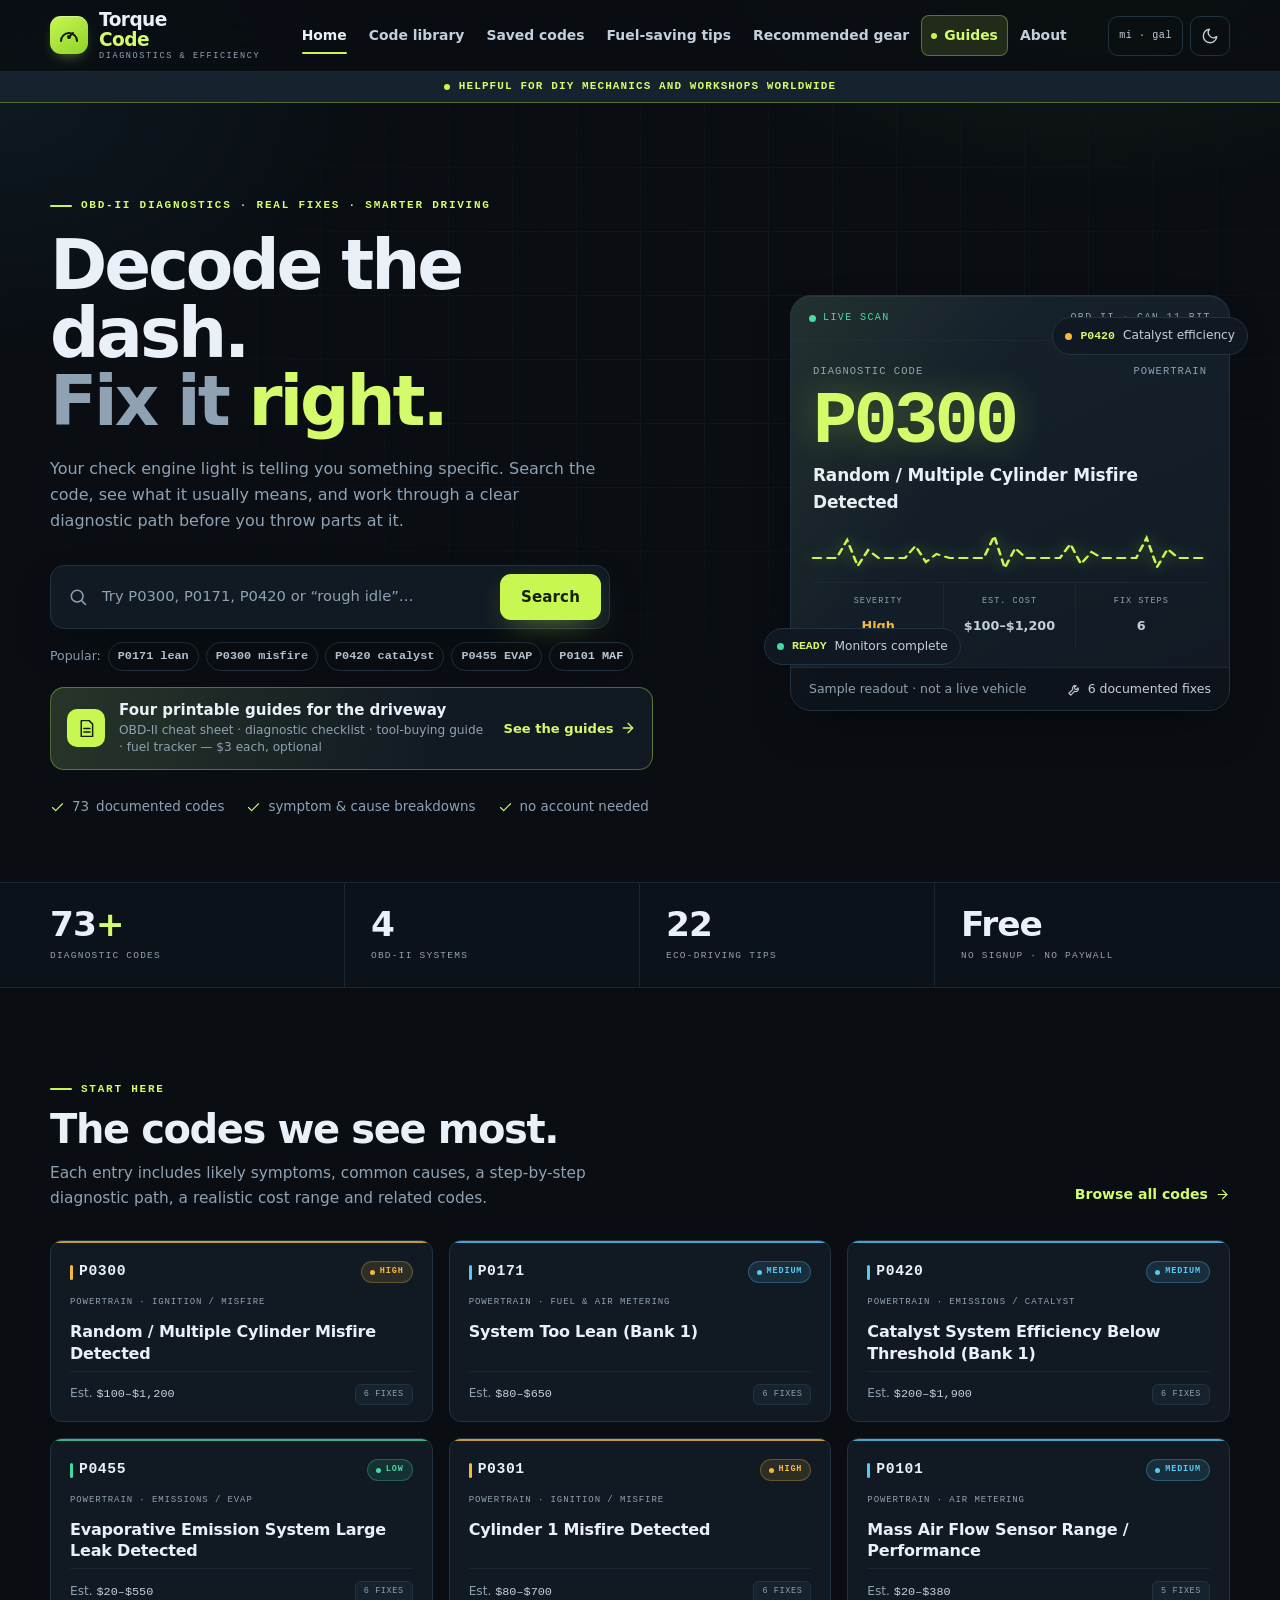
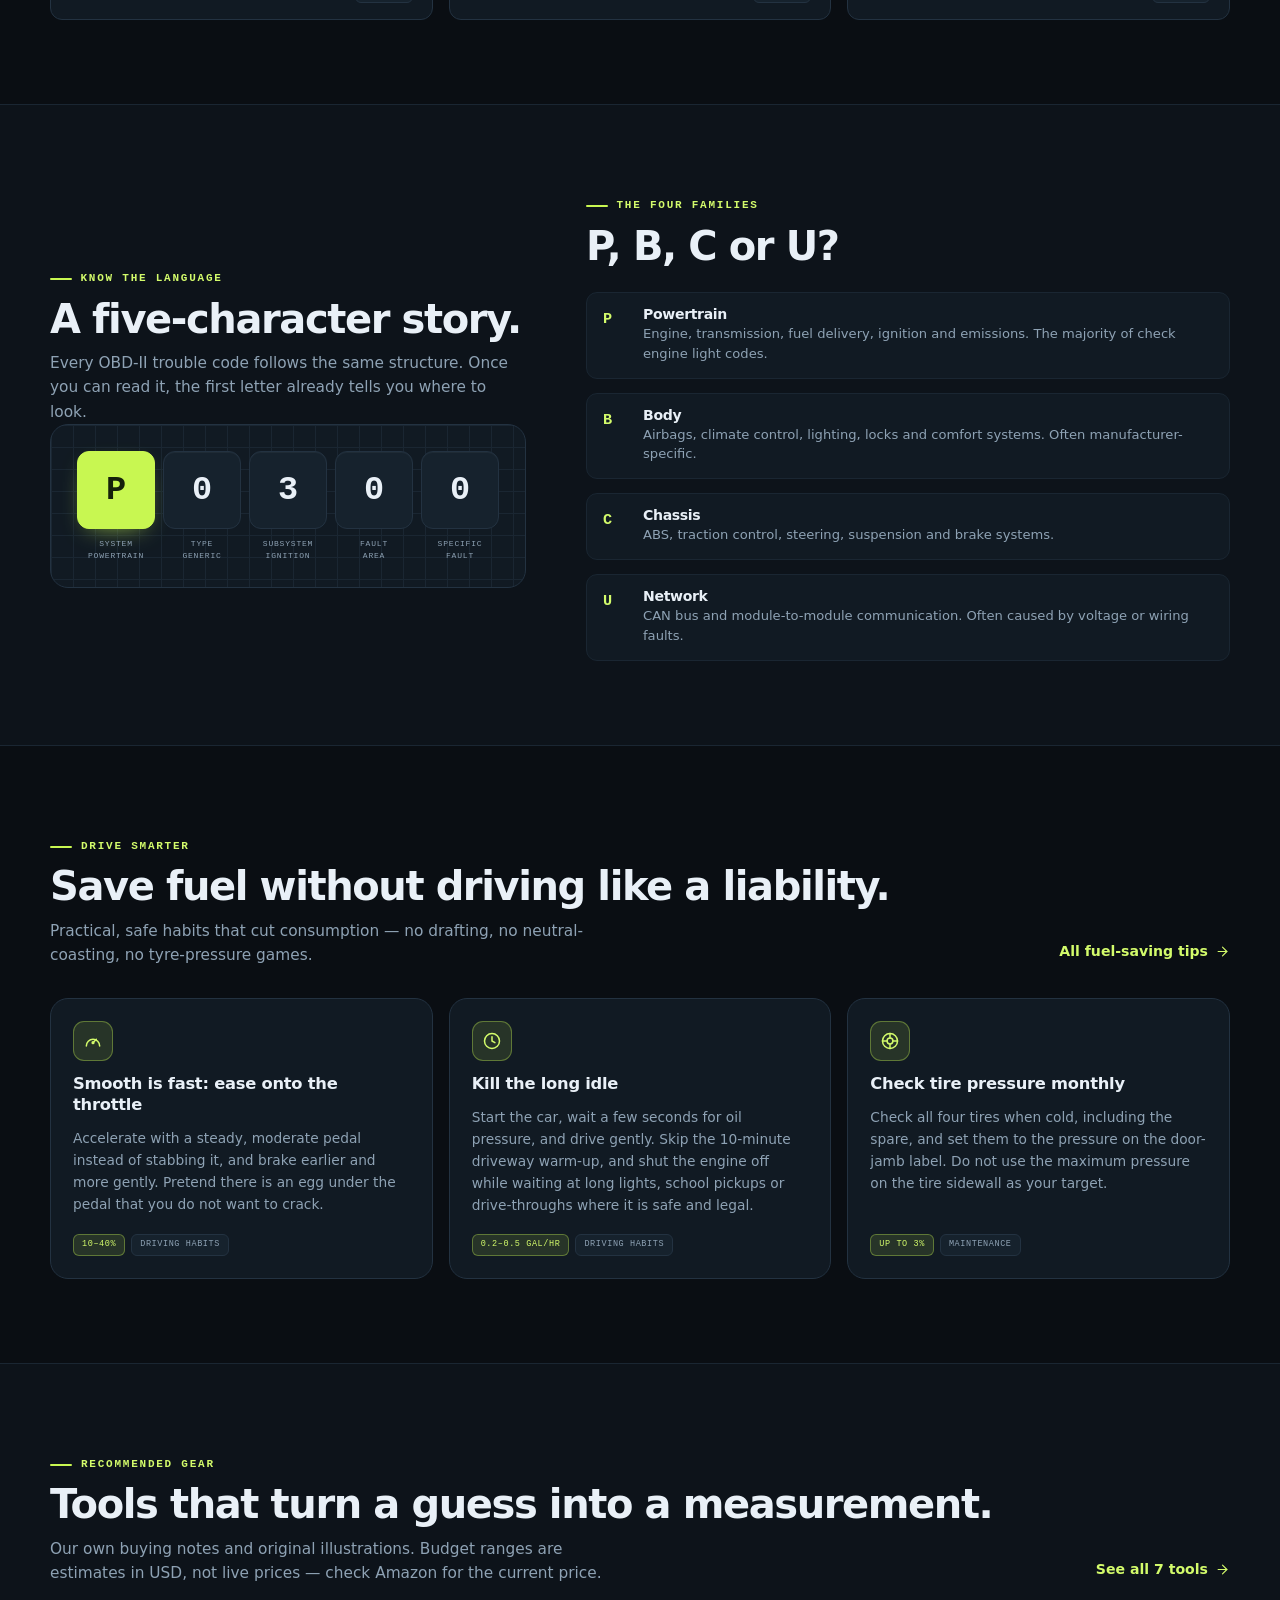
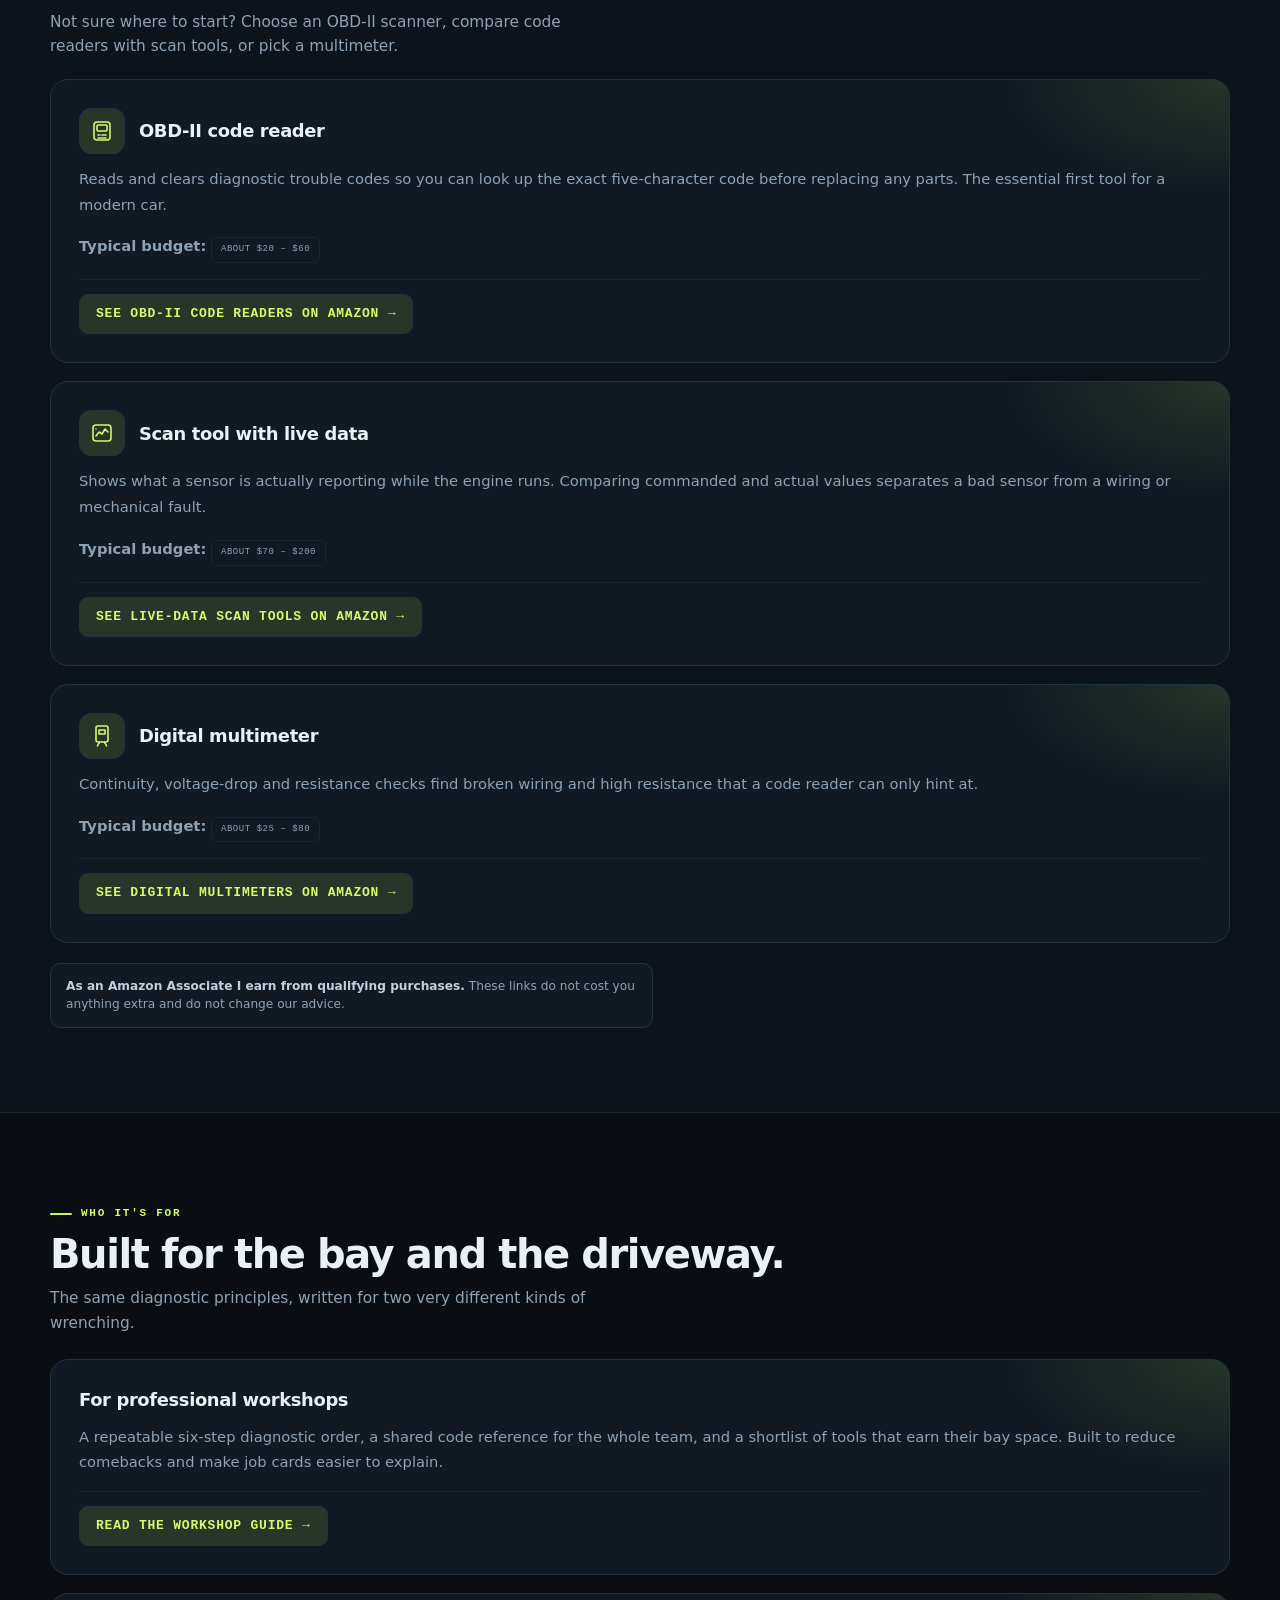
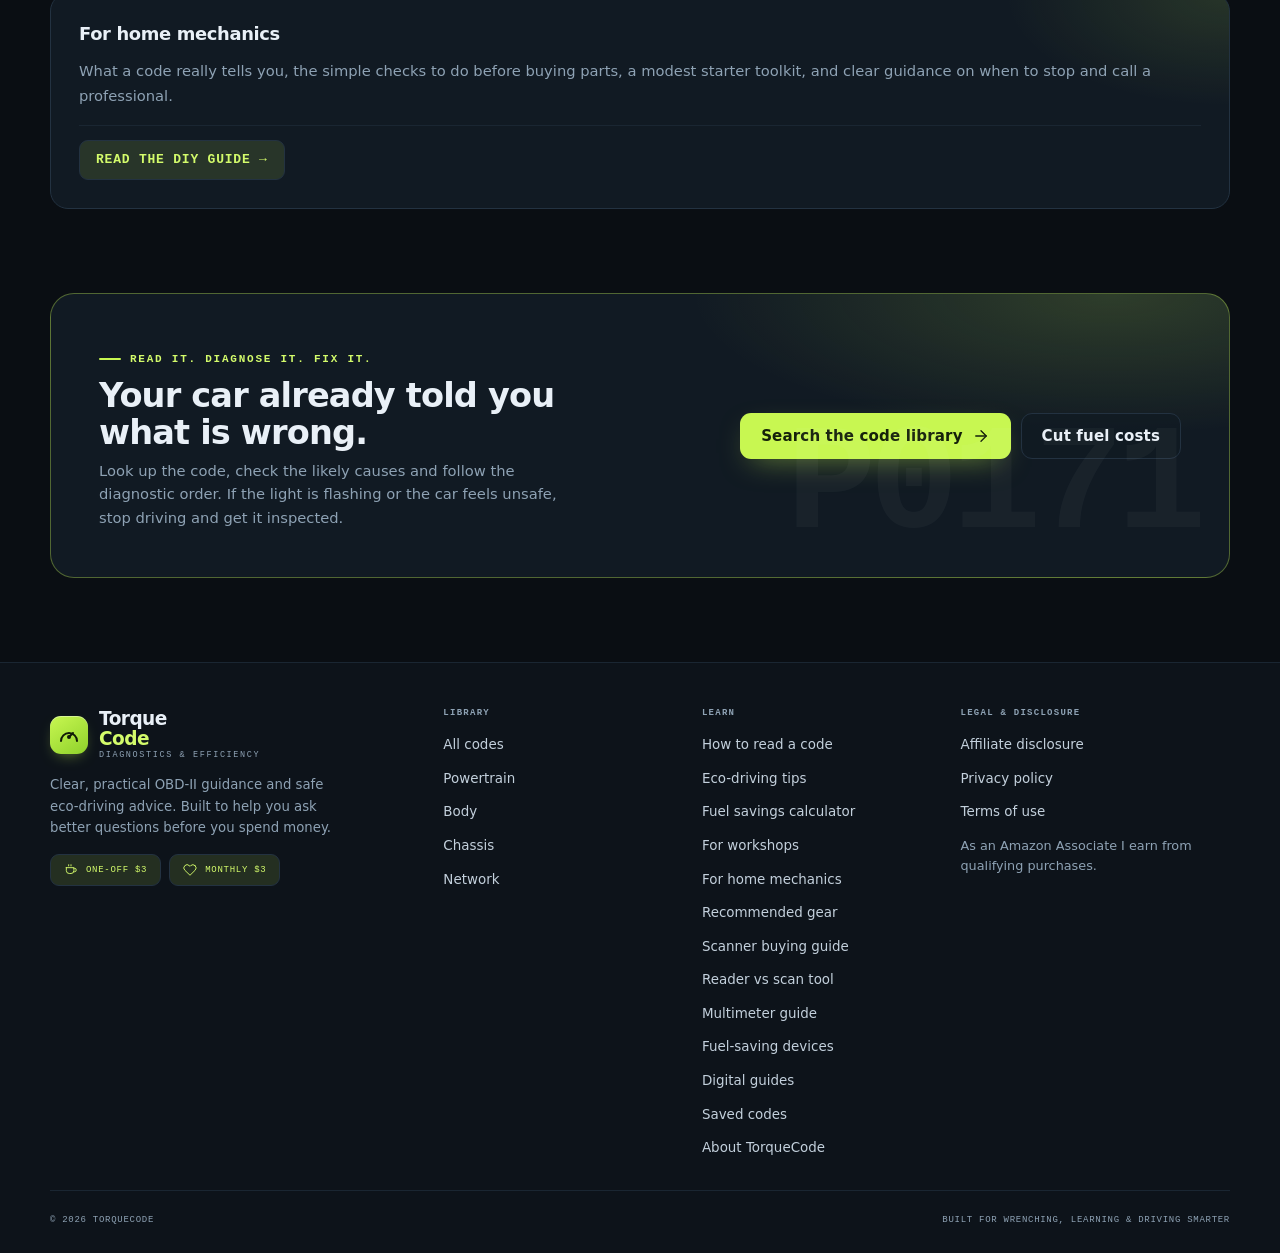
<file: torquecode-site/index.html>
<!DOCTYPE html>
<html lang="en" data-theme="dark">
<head>
  <!-- Google Tag Manager -->
  <script>(function(w,d,s,l,i){w[l]=w[l]||[];w[l].push({'gtm.start':
new Date().getTime(),event:'gtm.js'});var f=d.getElementsByTagName(s)[0],
j=d.createElement(s),dl=l!='dataLayer'?'&l='+l:'';j.async=true;j.src=
'https://www.googletagmanager.com/gtm.js?id='+i+dl;f.parentNode.insertBefore(j,f);
})(window,document,'script','dataLayer','GTM-W3267GGH');</script>
  <!-- End Google Tag Manager -->
  <!-- Google AdSense -->
  <script async src="https://pagead2.googlesyndication.com/pagead/js/adsbygoogle.js?client=ca-pub-1344509312624965"
     crossorigin="anonymous"></script>
  <!-- End Google AdSense -->
  <meta charset="UTF-8">
  <meta name="viewport" content="width=device-width, initial-scale=1">
  <meta name="p:domain_verify" content="5c6b4eb184046a6e4fab791e30e0c824">
  <title>TorqueCode — OBD-II Codes, Fixes &amp; Fuel-Saving Tips</title>
  <meta name="description" content="Search real OBD-II diagnostic codes, understand the symptoms and causes, and follow step-by-step fixes. Plus practical, safe driving tips that save fuel.">
  <link rel="canonical" href="https://torquecode.co.za/">
  <link rel="alternate" type="application/rss+xml" title="TorqueCode RSS feed" href="https://torquecode.co.za/feed.xml">
  <meta property="og:type" content="website">
  <meta property="og:site_name" content="TorqueCode">
  <meta property="og:locale" content="en_ZA">
  <meta property="og:title" content="TorqueCode — OBD-II Codes, Fixes &amp; Fuel-Saving Tips">
  <meta property="og:description" content="Search real OBD-II diagnostic codes, understand the symptoms and causes, and follow step-by-step fixes. Plus practical, safe driving tips that save fuel.">
  <meta property="og:url" content="https://torquecode.co.za/">
  <meta name="twitter:card" content="summary">
  <meta name="twitter:title" content="TorqueCode — OBD-II Codes, Fixes &amp; Fuel-Saving Tips">
  <meta name="twitter:description" content="Search real OBD-II diagnostic codes, understand the symptoms and causes, and follow step-by-step fixes. Plus practical, safe driving tips that save fuel.">
  <script type="application/ld+json">
  {
    "@context": "https://schema.org",
    "@graph": [
      {
        "@type": "Organization",
        "@id": "https://torquecode.co.za/#organization",
        "name": "TorqueCode",
        "url": "https://torquecode.co.za/",
        "logo": "https://torquecode.co.za/favicon.svg",
        "description": "Independent OBD-II diagnostics, repair guidance and safe fuel-saving advice."
      },
      {
        "@type": "WebSite",
        "@id": "https://torquecode.co.za/#website",
        "url": "https://torquecode.co.za/",
        "name": "TorqueCode",
        "inLanguage": "en",
        "publisher": { "@id": "https://torquecode.co.za/#organization" },
        "potentialAction": {
          "@type": "SearchAction",
          "target": {
            "@type": "EntryPoint",
            "urlTemplate": "https://torquecode.co.za/codes.html?q={search_term_string}"
          },
          "query-input": "required name=search_term_string"
        }
      }
    ]
  }
  </script>
  <meta name="theme-color" content="#0a0e13">
  <link rel="icon" href="favicon.svg" type="image/svg+xml">
  <link rel="stylesheet" href="css/styles.css?v=amazonbuttons20261122">
  <script>
    (function () {
      try {
        var raw = localStorage.getItem("tc-theme");
        if (raw) {
          var theme = JSON.parse(raw);
          if (theme === "light" || theme === "dark") document.documentElement.setAttribute("data-theme", theme);
        }
      } catch (e) { /* default dark */ }
    })();
  </script>
</head>
<body>
  <!-- Google Tag Manager (noscript) -->
  <noscript><iframe src="https://www.googletagmanager.com/ns.html?id=GTM-W3267GGH"
  height="0" width="0" style="display:none;visibility:hidden"></iframe></noscript>
  <!-- End Google Tag Manager (noscript) -->
  <a class="skip-link" href="#main">Skip to content</a>

  <header class="site-header">
    <div class="container header-inner">
      <a class="brand" href="/">
        <span class="brand-mark" aria-hidden="true">
          <svg viewBox="0 0 24 24" fill="none" stroke="currentColor" stroke-linecap="round" stroke-linejoin="round">
            <path d="M4 18a8 8 0 1 1 16 0"/><path d="m12 14 4-4"/><circle cx="12" cy="14" r="1" fill="currentColor"/>
          </svg>
        </span>
        <span class="brand-name">Torque<span class="accent">Code</span><small>Diagnostics &amp; efficiency</small></span>
      </a>
      <nav class="nav" id="site-nav" aria-label="Main navigation">
        <a class="nav-link is-active" href="/">Home</a>
        <a class="nav-link" href="codes.html">Code library</a>
        <a class="nav-link" href="codes.html?view=saved">Saved codes</a>
        <a class="nav-link" href="tips.html">Fuel-saving tips</a>
        <a class="nav-link" href="gear.html">Recommended gear</a>
        <a class="nav-link nav-guides" href="digital-products.html"><span class="nav-guides-long">Digital guides</span><span class="nav-guides-short">Guides</span></a>
        <a class="nav-link" href="about.html">About</a>
      </nav>
      <div class="header-actions">
        <button class="units-btn" data-units-toggle type="button" aria-label="mi · gal Switch to kilometres and litres" title="Switch to kilometres and litres">
          <span data-units-label>mi · gal</span>
        </button>
        <button class="icon-btn theme-toggle" data-theme-toggle type="button" aria-label="Switch to light theme" title="Switch theme">
          <svg class="icon moon" viewBox="0 0 24 24" aria-hidden="true"><path d="M21 12.8A9 9 0 1 1 11.2 3 7 7 0 0 0 21 12.8z"/></svg>
          <svg class="icon sun" viewBox="0 0 24 24" aria-hidden="true"><circle cx="12" cy="12" r="4"/><path d="M12 2v2M12 20v2M4.93 4.93l1.42 1.42M17.66 17.66l1.41 1.41M2 12h2M20 12h2M4.93 19.07l1.42-1.42M17.66 6.34l1.41-1.41"/></svg>
        </button>
        <button class="icon-btn menu-btn" data-menu-toggle type="button" aria-label="Open menu" aria-expanded="false" aria-controls="site-nav">
          <svg class="icon" viewBox="0 0 24 24" aria-hidden="true"><path d="M4 7h16M4 12h16M4 17h16"/></svg>
        </button>
      </div>
    </div>
  </header>
  <div class="worldwide-bar">Helpful for DIY mechanics and workshops worldwide</div>

  <main id="main">
    <section class="hero">
      <div class="container hero-grid">
        <div class="hero-copy">
          <span class="eyebrow">OBD-II diagnostics · real fixes · smarter driving</span>
          <h1 class="hero-title">Decode the dash.<span class="line-2">Fix it <em>right.</em></span></h1>
          <p class="hero-sub">Your check engine light is telling you something specific. Search the code, see what it usually means, and work through a clear diagnostic path before you throw parts at it.</p>

          <form class="hero-search" id="heroSearchForm" action="codes.html" method="get" role="search">
            <div class="search-shell">
              <div class="search-field">
                <svg class="icon" viewBox="0 0 24 24" aria-hidden="true"><circle cx="11" cy="11" r="7"/><path d="m21 21-4.35-4.35"/></svg>
                <label class="visually-hidden" for="heroSearchInput">Search diagnostic codes or symptoms</label>
                <input class="search-input" id="heroSearchInput" name="q" type="search" placeholder="Try P0300, P0171, P0420 or “rough idle”…" autocomplete="off" role="combobox" aria-autocomplete="list" aria-expanded="false" aria-controls="heroSuggest" spellcheck="false">
                <button class="btn btn-primary" type="submit">Search</button>
              </div>
              <div class="search-suggest" id="heroSuggest" role="listbox" aria-label="Code suggestions"></div>
            </div>
            <div class="search-hints">
              <span>Popular:</span>
              <button class="hint-chip" type="button" data-code="P0171">P0171 lean</button>
              <button class="hint-chip" type="button" data-code="P0300">P0300 misfire</button>
              <button class="hint-chip" type="button" data-code="P0420">P0420 catalyst</button>
              <button class="hint-chip" type="button" data-code="P0455">P0455 EVAP</button>
              <button class="hint-chip" type="button" data-code="P0101">P0101 MAF</button>
            </div>
          </form>

          <a class="guides-inline" href="digital-products.html">
                <span class="guides-inline-icon" aria-hidden="true">
                  <svg viewBox="0 0 24 24" fill="none" stroke="currentColor" stroke-width="1.7" stroke-linecap="round" stroke-linejoin="round"><path d="M6 3h9l4 4v14H6z"/><path d="M9 12h7M9 16h7"/></svg>
                </span>
                <span class="guides-inline-copy">
                  <strong>Four printable guides for the driveway</strong>
                  <small>OBD-II cheat sheet · diagnostic checklist · tool-buying guide · fuel tracker — $3 each, optional</small>
                </span>
                <span class="guides-inline-cta">See the guides <svg viewBox="0 0 24 24" fill="none" stroke="currentColor" stroke-width="2" stroke-linecap="round" stroke-linejoin="round" aria-hidden="true"><path d="M5 12h14"/><path d="m12 5 7 7-7 7"/></svg></span>
              </a>
          <div class="hero-points">
            <span><svg class="icon" viewBox="0 0 24 24" aria-hidden="true"><path d="m20 6-11 11-5-5"/></svg><span id="heroCodeCount">73</span> documented codes</span>
            <span><svg class="icon" viewBox="0 0 24 24" aria-hidden="true"><path d="m20 6-11 11-5-5"/></svg> symptom &amp; cause breakdowns</span>
            <span><svg class="icon" viewBox="0 0 24 24" aria-hidden="true"><path d="m20 6-11 11-5-5"/></svg> no account needed</span>
          </div>
        </div>

        <div class="scanner-wrap">
          <div class="float-chip one"><span class="dot"></span><strong>P0420</strong> Catalyst efficiency</div>
          <div class="float-chip two"><span class="dot ok"></span><strong>READY</strong> Monitors complete</div>
          <div class="scanner" aria-label="Sample OBD-II scan readout">
            <div class="scanner-head">
              <span class="scanner-live"><span class="live-dot"></span>Live scan</span>
              <span>OBD-II · CAN 11-bit</span>
            </div>
            <div class="scanner-body">
              <div class="scanner-kicker"><span>Diagnostic code</span><span id="demoSystem">Powertrain</span></div>
              <div class="scanner-code" id="demoCode">P0300</div>
              <div class="scanner-title" id="demoTitle">Random / Multiple Cylinder Misfire</div>
              <svg class="wave" viewBox="0 0 300 46" preserveAspectRatio="none" aria-hidden="true">
                <path d="M0 30 L18 30 L26 12 L34 38 L42 22 L50 30 L70 30 L78 18 L86 34 L94 26 L104 30 L130 30 L138 8 L146 40 L154 20 L162 30 L188 30 L196 16 L204 36 L212 24 L220 30 L246 30 L254 10 L262 39 L270 21 L278 30 L300 30"/>
              </svg>
              <div class="scanner-stats">
                <div class="scanner-stat"><span>Severity</span><strong class="hot" id="demoSeverity">High</strong></div>
                <div class="scanner-stat"><span>Est. cost</span><strong id="demoCost">$100–$1,200</strong></div>
                <div class="scanner-stat"><span>Fix steps</span><strong id="demoFixes">6</strong></div>
              </div>
            </div>
            <div class="scanner-foot">
              <span>Sample readout · not a live vehicle</span>
              <span class="fix-count"><svg class="icon icon-sm" viewBox="0 0 24 24" aria-hidden="true"><path d="M14.7 6.3a4 4 0 0 0-5.4 5.4L3 18l3 3 6.3-6.3a4 4 0 0 0 5.4-5.4l-2.5 2.5-2.6-.7-.7-2.6 2.5-2.5z"/></svg><span id="demoFixLabel">6 documented fixes</span></span>
            </div>
          </div>
        </div>
      </div>
    </section>

    <div class="stat-strip">
      <div class="container stats">
        <div class="stat">
          <div class="stat-value"><span id="statCodeCount">73</span><span class="accent">+</span></div>
          <div class="stat-label">Diagnostic codes</div>
        </div>
        <div class="stat">
          <div class="stat-value">4</div>
          <div class="stat-label">OBD-II systems</div>
        </div>
        <div class="stat">
          <div class="stat-value"><span id="statTipCount">22</span></div>
          <div class="stat-label">Eco-driving tips</div>
        </div>
        <div class="stat">
          <div class="stat-value">Free</div>
          <div class="stat-label">No signup · no paywall</div>
        </div>
      </div>
    </div>

    <section class="section">
      <div class="container">
        <div class="section-head">
          <div>
            <span class="eyebrow">Start here</span>
            <h2 class="section-title">The codes we see most.</h2>
            <p class="section-sub">Each entry includes likely symptoms, common causes, a step-by-step diagnostic path, a realistic cost range and related codes.</p>
          </div>
          <a class="link-arrow" href="codes.html">Browse all codes <svg class="icon" viewBox="0 0 24 24" aria-hidden="true"><path d="M5 12h14"/><path d="m12 5 7 7-7 7"/></svg></a>
        </div>
        <div class="code-grid" id="popularCodes"></div>
      </div>
    </section>

    <section class="section" id="anatomy" style="background: var(--bg-soft); border-block: 1px solid var(--line-soft);">
      <div class="container anatomy-wrap">
        <div class="reveal">
          <span class="eyebrow">Know the language</span>
          <h2 class="section-title">A five-character story.</h2>
          <p class="section-sub">Every OBD-II trouble code follows the same structure. Once you can read it, the first letter already tells you where to look.</p>
          <div class="anatomy" aria-label="P0300 code structure">
            <div class="anatomy-cell">
              <div class="anatomy-char">P</div>
              <div class="anatomy-label">System<br>Powertrain</div>
            </div>
            <div class="anatomy-cell">
              <div class="anatomy-char">0</div>
              <div class="anatomy-label">Type<br>Generic</div>
            </div>
            <div class="anatomy-cell">
              <div class="anatomy-char">3</div>
              <div class="anatomy-label">Subsystem<br>Ignition</div>
            </div>
            <div class="anatomy-cell">
              <div class="anatomy-char">0</div>
              <div class="anatomy-label">Fault<br>Area</div>
            </div>
            <div class="anatomy-cell">
              <div class="anatomy-char">0</div>
              <div class="anatomy-label">Specific<br>Fault</div>
            </div>
          </div>
        </div>
        <div class="reveal">
          <span class="eyebrow">The four families</span>
          <h2 class="section-title">P, B, C or U?</h2>
          <div class="anatomy-notes">
            <div class="anatomy-note">
              <span class="letter">P</span>
              <div><h3>Powertrain</h3><p>Engine, transmission, fuel delivery, ignition and emissions. The majority of check engine light codes.</p></div>
            </div>
            <div class="anatomy-note">
              <span class="letter">B</span>
              <div><h3>Body</h3><p>Airbags, climate control, lighting, locks and comfort systems. Often manufacturer-specific.</p></div>
            </div>
            <div class="anatomy-note">
              <span class="letter">C</span>
              <div><h3>Chassis</h3><p>ABS, traction control, steering, suspension and brake systems.</p></div>
            </div>
            <div class="anatomy-note">
              <span class="letter">U</span>
              <div><h3>Network</h3><p>CAN bus and module-to-module communication. Often caused by voltage or wiring faults.</p></div>
            </div>
          </div>
        </div>
      </div>
    </section>

    <section class="section">
      <div class="container">
        <div class="section-head">
          <div>
            <span class="eyebrow">Drive smarter</span>
            <h2 class="section-title">Save fuel without driving like a liability.</h2>
            <p class="section-sub">Practical, safe habits that cut consumption — no drafting, no neutral-coasting, no tyre-pressure games.</p>
          </div>
          <a class="link-arrow" href="tips.html">All fuel-saving tips <svg class="icon" viewBox="0 0 24 24" aria-hidden="true"><path d="M5 12h14"/><path d="m12 5 7 7-7 7"/></svg></a>
        </div>
        <div class="tips-grid" id="tipsPreview"></div>
      </div>
    </section>

    <section class="section" style="background: var(--bg-soft); border-block: 1px solid var(--line-soft);">
      <div class="container">
        <div class="section-head" style="margin-bottom:24px;">
          <div>
            <span class="eyebrow">Recommended gear</span>
            <h2 class="section-title">Tools that turn a guess into a measurement.</h2>
            <p class="section-sub">Our own buying notes and original illustrations. Budget ranges are estimates in USD, not live prices — check Amazon for the current price.</p>
          </div>
          <a class="link-arrow" href="gear.html">See all 7 tools <svg class="icon" viewBox="0 0 24 24" aria-hidden="true"><path d="M5 12h14"/><path d="m12 5 7 7-7 7"/></svg></a>
        </div>
        <p class="section-sub" style="margin-bottom:20px;">Not sure where to start? <a href="scanner-buying-guide.html">Choose an OBD-II scanner</a>, <a href="code-reader-vs-scanner.html">compare code readers with scan tools</a>, or <a href="multimeter-buying-guide.html">pick a multimeter</a>.</p>
        <div class="legal-stack">
          <article class="legal-block">
            <div class="gear-block-head">
              <span class="gear-icon" aria-hidden="true">
                <svg viewBox="0 0 24 24" fill="none" stroke="currentColor" stroke-width="1.6" stroke-linecap="round" stroke-linejoin="round"><rect x="4" y="3" width="16" height="18" rx="3"/><rect x="7" y="6" width="10" height="6" rx="1"/><path d="M8 16h2M12 16h4M8 19h8"/></svg>
              </span>
              <h2><a href="https://www.amazon.com/s?k=obd2+code+reader&amp;tag=torque47-20" target="_blank" rel="sponsored noopener noreferrer">OBD-II code reader</a></h2>
            </div>
            <p>Reads and clears diagnostic trouble codes so you can look up the exact five-character code before replacing any parts. The essential first tool for a modern car.</p>
            <p><strong>Typical budget:</strong> <span class="gear-budget">about $20 – $60</span></p>
            <p class="gear-link"><a href="https://www.amazon.com/s?k=obd2+code+reader&amp;tag=torque47-20" target="_blank" rel="sponsored noopener noreferrer">See OBD-II code readers on Amazon →</a></p>
          </article>
          <article class="legal-block">
            <div class="gear-block-head">
              <span class="gear-icon" aria-hidden="true">
                <svg viewBox="0 0 24 24" fill="none" stroke="currentColor" stroke-width="1.6" stroke-linecap="round" stroke-linejoin="round"><rect x="3" y="4" width="18" height="16" rx="3"/><path d="M6 15l3-4 3 2 3-5 3 3"/><path d="M6 8h.01"/></svg>
              </span>
              <h2><a href="https://www.amazon.com/s?k=obd2+scan+tool+live+data&amp;tag=torque47-20" target="_blank" rel="sponsored noopener noreferrer">Scan tool with live data</a></h2>
            </div>
            <p>Shows what a sensor is actually reporting while the engine runs. Comparing commanded and actual values separates a bad sensor from a wiring or mechanical fault.</p>
            <p><strong>Typical budget:</strong> <span class="gear-budget">about $70 – $200</span></p>
            <p class="gear-link"><a href="https://www.amazon.com/s?k=obd2+scan+tool+live+data&amp;tag=torque47-20" target="_blank" rel="sponsored noopener noreferrer">See live-data scan tools on Amazon →</a></p>
          </article>
          <article class="legal-block">
            <div class="gear-block-head">
              <span class="gear-icon" aria-hidden="true">
                <svg viewBox="0 0 24 24" fill="none" stroke="currentColor" stroke-width="1.6" stroke-linecap="round" stroke-linejoin="round"><rect x="6" y="2" width="12" height="16" rx="2"/><path d="M9 6h6v4H9z"/><path d="M9.5 18c0 2-2 2-2 4M14.5 18c0 2 2 2 2 4"/></svg>
              </span>
              <h2><a href="https://www.amazon.com/s?k=digital+multimeter+automotive&amp;tag=torque47-20" target="_blank" rel="sponsored noopener noreferrer">Digital multimeter</a></h2>
            </div>
            <p>Continuity, voltage-drop and resistance checks find broken wiring and high resistance that a code reader can only hint at.</p>
            <p><strong>Typical budget:</strong> <span class="gear-budget">about $25 – $80</span></p>
            <p class="gear-link"><a href="https://www.amazon.com/s?k=digital+multimeter+automotive&amp;tag=torque47-20" target="_blank" rel="sponsored noopener noreferrer">See digital multimeters on Amazon →</a></p>
          </article>
        </div>
        <p class="disclaimer" style="max-width: 78ch; margin-top: 20px;">
          <strong>As an Amazon Associate I earn from qualifying purchases.</strong> These links do not cost you anything extra and do not change our advice.
        </p>
      </div>
    </section>

    <section class="section">
      <div class="container">
        <div class="section-head" style="margin-bottom:24px;">
          <div>
            <span class="eyebrow">Who it's for</span>
            <h2 class="section-title">Built for the bay and the driveway.</h2>
            <p class="section-sub">The same diagnostic principles, written for two very different kinds of wrenching.</p>
          </div>
        </div>
        <div class="legal-stack">
          <article class="legal-block">
            <h2>For professional workshops</h2>
            <p>A repeatable six-step diagnostic order, a shared code reference for the whole team, and a shortlist of tools that earn their bay space. Built to reduce comebacks and make job cards easier to explain.</p>
            <p class="gear-link"><a href="for-workshops.html">Read the workshop guide →</a></p>
          </article>
          <article class="legal-block">
            <h2>For home mechanics</h2>
            <p>What a code really tells you, the simple checks to do before buying parts, a modest starter toolkit, and clear guidance on when to stop and call a professional.</p>
            <p class="gear-link"><a href="for-home-mechanics.html">Read the DIY guide →</a></p>
          </article>
        </div>
      </div>
    </section>

    <section class="section" style="padding-top: 0;">
      <div class="container">
        <div class="cta-band reveal">
          <div>
            <span class="eyebrow">Read it. Diagnose it. Fix it.</span>
            <h2 style="margin-top: 10px;">Your car already told you what is wrong.</h2>
            <p>Look up the code, check the likely causes and follow the diagnostic order. If the light is flashing or the car feels unsafe, stop driving and get it inspected.</p>
          </div>
          <div style="display: flex; gap: 10px; flex-wrap: wrap;">
            <a class="btn btn-primary" href="codes.html">Search the code library <svg class="icon" viewBox="0 0 24 24" aria-hidden="true"><path d="M5 12h14"/><path d="m12 5 7 7-7 7"/></svg></a>
            <a class="btn btn-ghost" href="tips.html">Cut fuel costs</a>
          </div>
        </div>
      </div>
    </section>
  </main>

  <footer class="site-footer">
    <div class="container">
      <div class="footer-grid">
        <div class="footer-brand">
          <a class="brand" href="/">
            <span class="brand-mark" aria-hidden="true">
              <svg viewBox="0 0 24 24" fill="none" stroke="currentColor" stroke-linecap="round" stroke-linejoin="round">
                <path d="M4 18a8 8 0 1 1 16 0"/><path d="m12 14 4-4"/><circle cx="12" cy="14" r="1" fill="currentColor"/>
              </svg>
            </span>
            <span class="brand-name">Torque<span class="accent">Code</span><small>Diagnostics &amp; efficiency</small></span>
          </a>
          <p>Clear, practical OBD-II guidance and safe eco-driving advice. Built to help you ask better questions before you spend money.</p>
          <div class="support-actions">
            <a class="support-btn" href="https://www.patreon.com/torquecode/posts/torquecode-one-3-175774442" target="_blank" rel="noopener noreferrer" title="One-off $3 support - never required to use TorqueCode">
              <svg viewBox="0 0 24 24" fill="none" stroke="currentColor" stroke-width="1.6" stroke-linecap="round" stroke-linejoin="round" aria-hidden="true"><path d="M4 8h13v5a5 5 0 0 1-5 5H9a5 5 0 0 1-5-5V8z"/><path d="M17 9h1a3 3 0 0 1 0 6h-1"/><path d="M8 3v2M12 3v2"/></svg>
              One-off $3
            </a>
            <a class="support-btn" href="https://www.patreon.com/join/torquecode" target="_blank" rel="noopener noreferrer" title="$3 per month - never required to use TorqueCode">
              <svg viewBox="0 0 24 24" fill="none" stroke="currentColor" stroke-width="1.6" stroke-linecap="round" stroke-linejoin="round" aria-hidden="true"><path d="M20.8 4.6a5.5 5.5 0 0 0-7.8 0L12 5.7l-1.1-1.1a5.5 5.5 0 0 0-7.8 7.8L12 21l8.8-8.6a5.5 5.5 0 0 0 0-7.8z"/></svg>
              Monthly $3
            </a>
          </div>
        </div>
        <div class="footer-col">
          <h3>Library</h3>
          <ul>
            <li><a href="codes.html">All codes</a></li>
            <li><a href="codes.html?system=P">Powertrain</a></li>
            <li><a href="codes.html?system=B">Body</a></li>
            <li><a href="codes.html?system=C">Chassis</a></li>
            <li><a href="codes.html?system=U">Network</a></li>
          </ul>
        </div>
        <div class="footer-col">
          <h3>Learn</h3>
          <ul>
            <li><a href="/#anatomy">How to read a code</a></li>
            <li><a href="tips.html">Eco-driving tips</a></li>
            <li><a href="tips.html#calculator">Fuel savings calculator</a></li>
            <li><a href="for-workshops.html">For workshops</a></li>
            <li><a href="for-home-mechanics.html">For home mechanics</a></li>
            <li><a href="gear.html">Recommended gear</a></li>
            <li><a href="scanner-buying-guide.html">Scanner buying guide</a></li>
            <li><a href="code-reader-vs-scanner.html">Reader vs scan tool</a></li>
            <li><a href="multimeter-buying-guide.html">Multimeter guide</a></li>
            <li><a href="fuel-saving-devices.html">Fuel-saving devices</a></li>
            <li><a href="digital-products.html">Digital guides</a></li>
            <li><a href="codes.html?view=saved">Saved codes</a></li>
            <li><a href="about.html">About TorqueCode</a></li>
          </ul>
        </div>
        <div class="footer-col">
          <h3>Legal &amp; disclosure</h3>
          <ul>
            <li><a href="disclosure.html">Affiliate disclosure</a></li>
            <li><a href="privacy.html">Privacy policy</a></li>
            <li><a href="terms.html">Terms of use</a></li>
          </ul>
          <p class="footer-note" style="margin-top:12px;">As an Amazon Associate I earn from qualifying purchases.</p>
        </div>
      </div>
      <div class="footer-bottom">
        <span>© <span data-year>2026</span> TorqueCode</span>
        <span>Built for wrenching, learning &amp; driving smarter</span>
      </div>
    </div>
  </footer>

  <script src="js/data-codes.js"></script>
  <script src="js/data-codes-extra.js"></script>
  <script src="js/data-brands.js"></script>
  <script src="js/data-tips.js"></script>
  <script src="js/common.js"></script>
  <script src="js/app.js"></script>
</body>
</html>
</file>
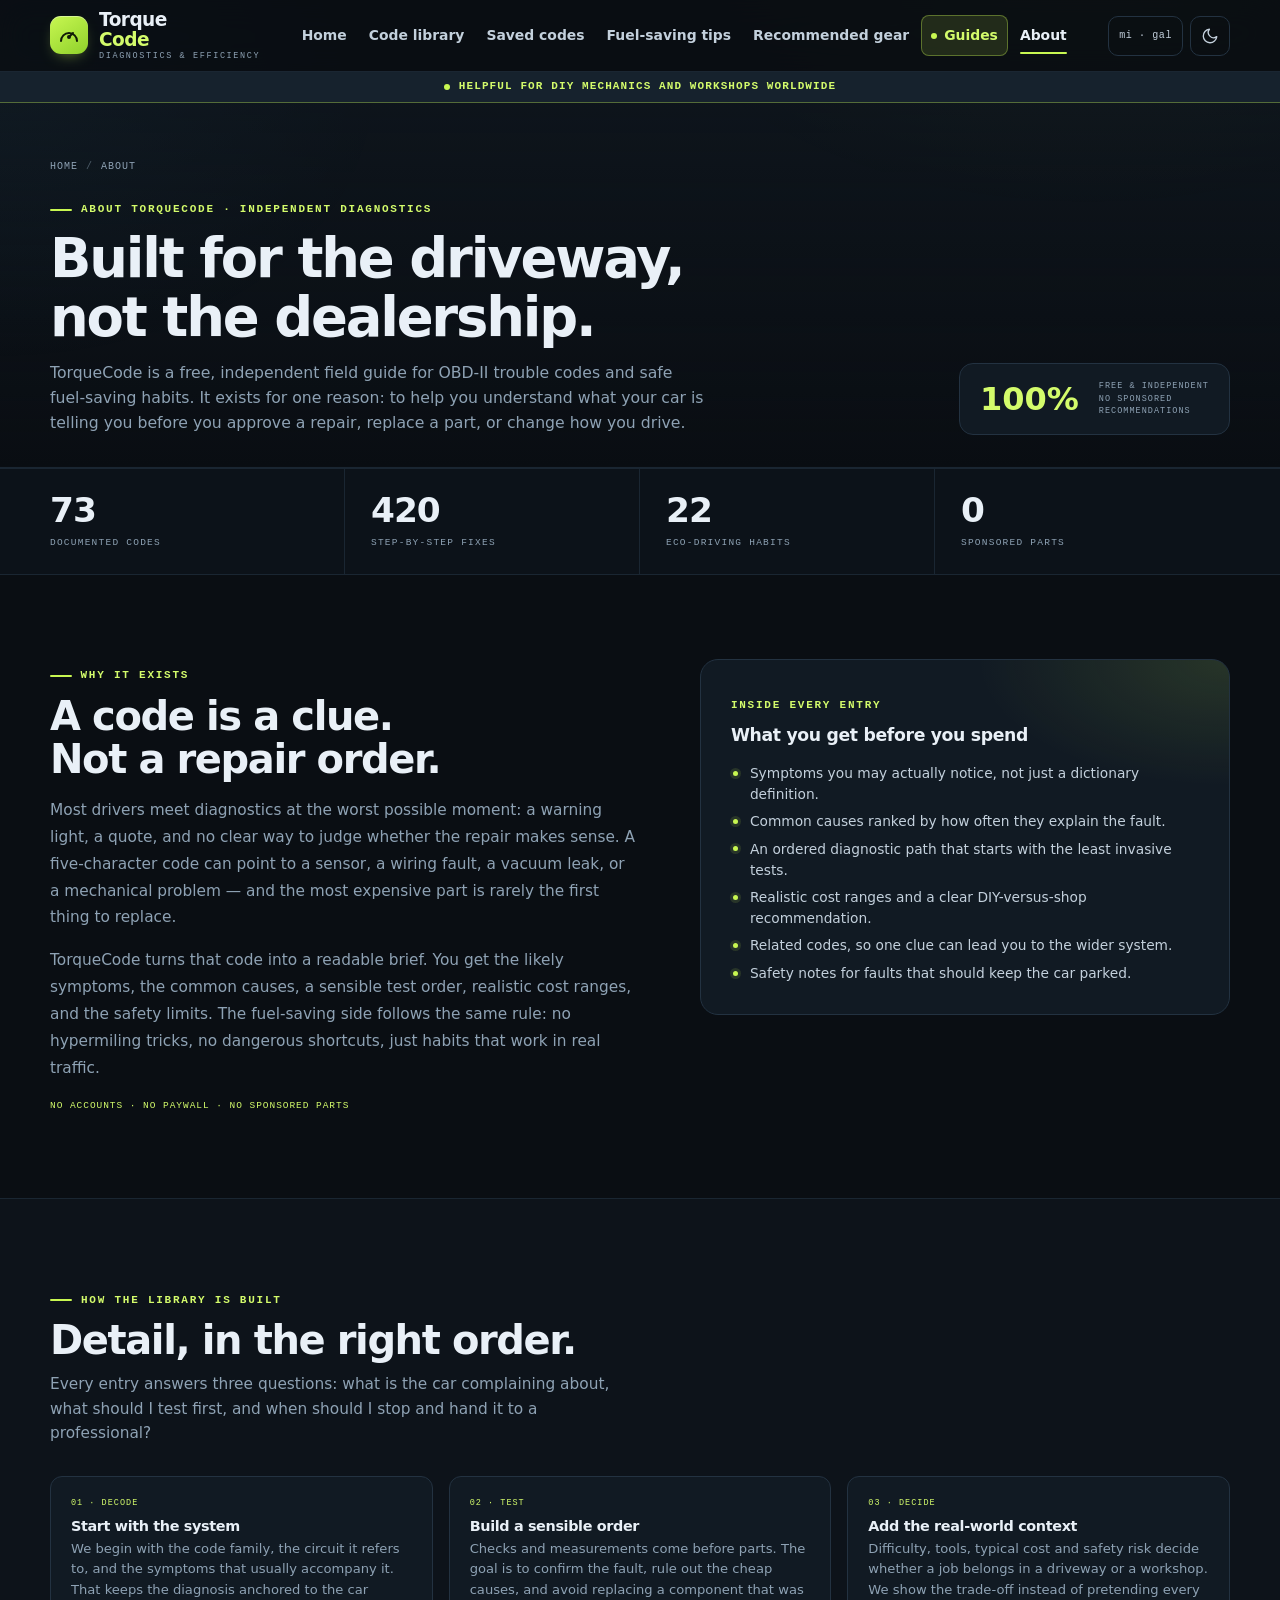
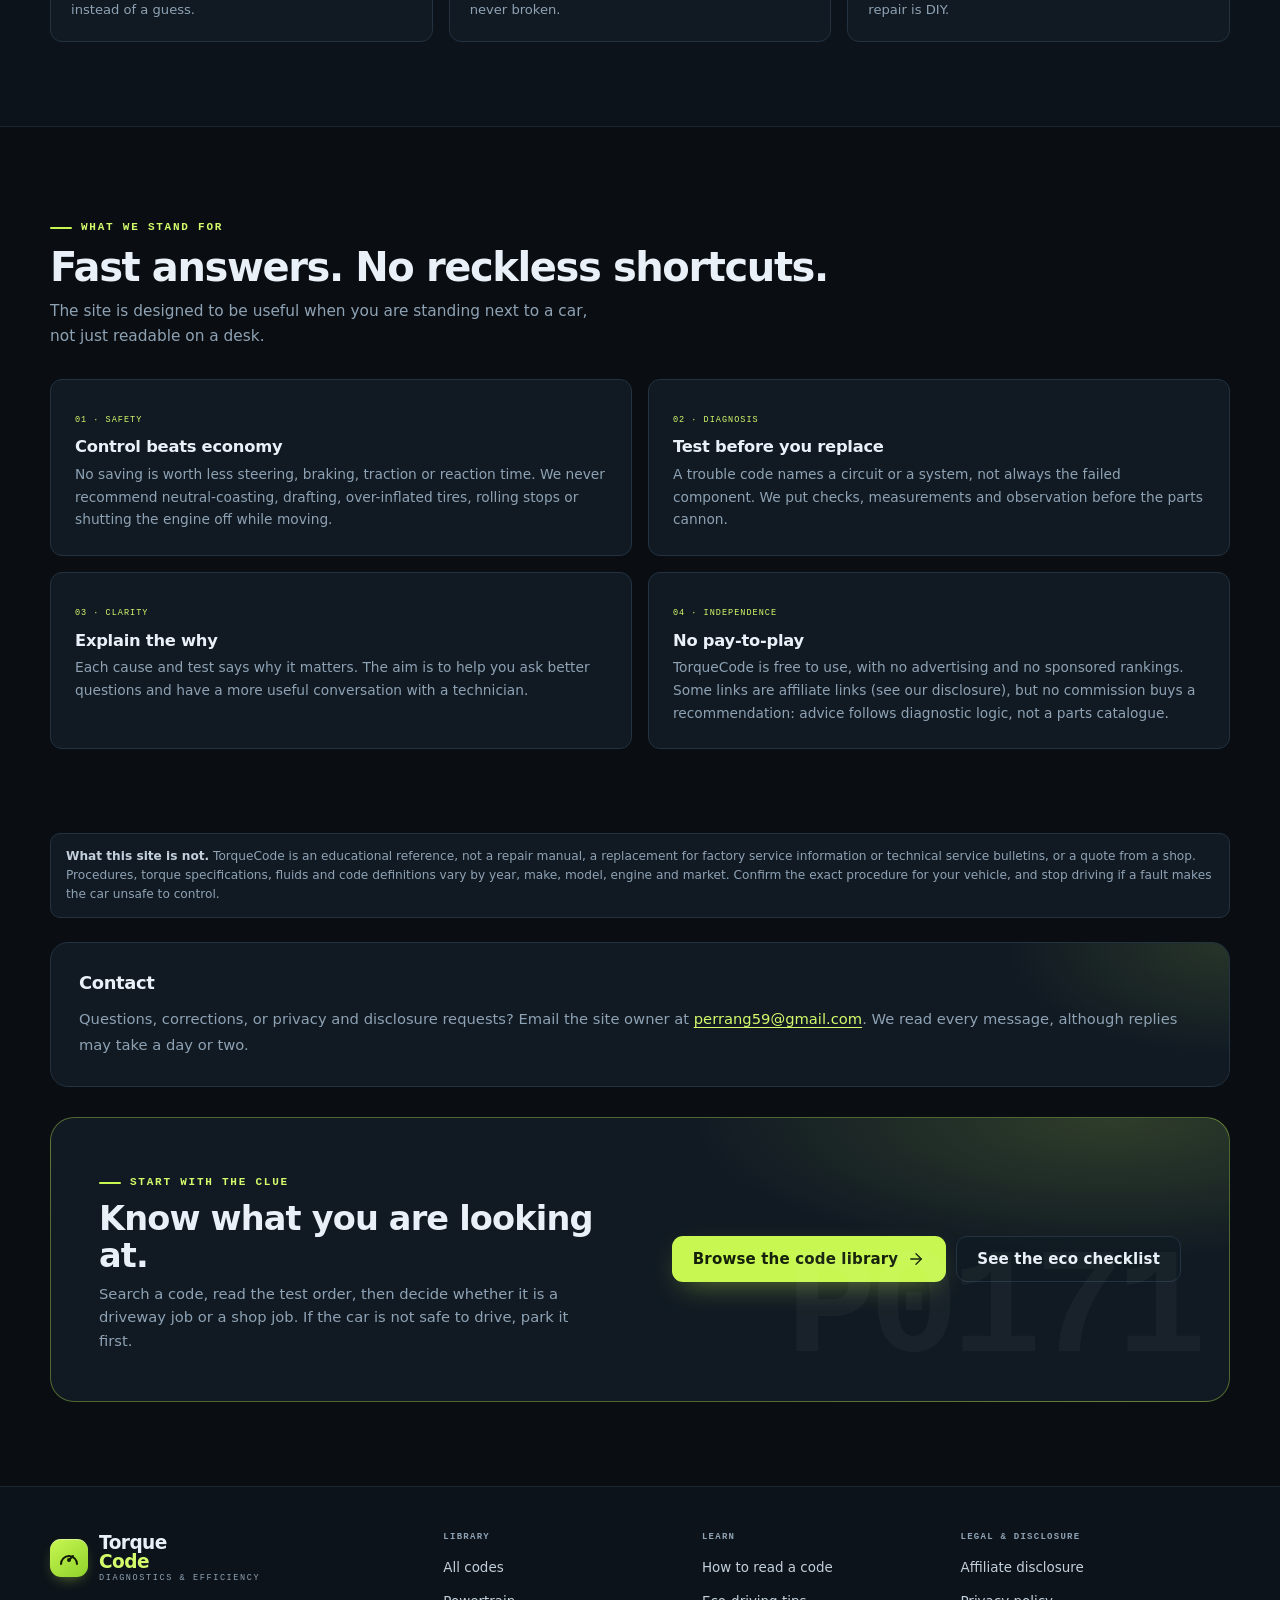
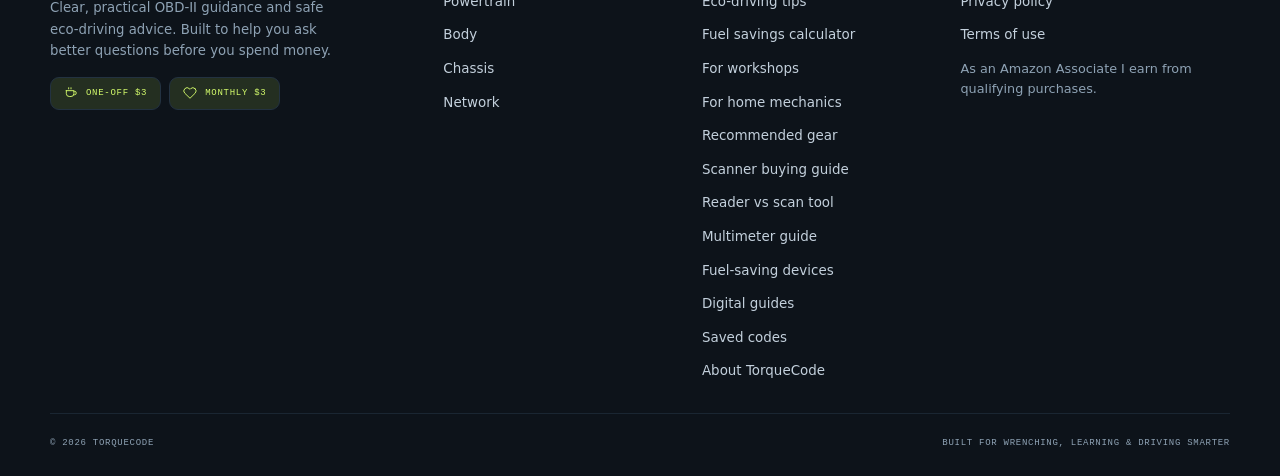
<file: torquecode-site/about.html>
<!DOCTYPE html>
<html lang="en" data-theme="dark">
<head>
  <!-- Google Tag Manager -->
  <script>(function(w,d,s,l,i){w[l]=w[l]||[];w[l].push({'gtm.start':
new Date().getTime(),event:'gtm.js'});var f=d.getElementsByTagName(s)[0],
j=d.createElement(s),dl=l!='dataLayer'?'&l='+l:'';j.async=true;j.src=
'https://www.googletagmanager.com/gtm.js?id='+i+dl;f.parentNode.insertBefore(j,f);
})(window,document,'script','dataLayer','GTM-W3267GGH');</script>
  <!-- End Google Tag Manager -->
  <!-- Google AdSense -->
  <script async src="https://pagead2.googlesyndication.com/pagead/js/adsbygoogle.js?client=ca-pub-1344509312624965"
     crossorigin="anonymous"></script>
  <!-- End Google AdSense -->
  <meta charset="UTF-8">
  <meta name="viewport" content="width=device-width, initial-scale=1">
  <meta name="p:domain_verify" content="5c6b4eb184046a6e4fab791e30e0c824">
  <title>About TorqueCode — Independent OBD-II Guidance</title>
  <meta name="description" content="Why TorqueCode exists: independent, practical OBD-II diagnostics, clear fix paths and safe fuel-saving advice with no sponsored parts or paywalls.">
  <link rel="canonical" href="https://torquecode.co.za/about.html">
  <link rel="alternate" type="application/rss+xml" title="TorqueCode RSS feed" href="https://torquecode.co.za/feed.xml">
  <meta property="og:type" content="website">
  <meta property="og:site_name" content="TorqueCode">
  <meta property="og:locale" content="en_ZA">
  <meta property="og:title" content="About TorqueCode — Independent OBD-II Guidance">
  <meta property="og:description" content="Why TorqueCode exists: independent, practical OBD-II diagnostics, clear fix paths and safe fuel-saving advice with no sponsored parts or paywalls.">
  <meta property="og:url" content="https://torquecode.co.za/about.html">
  <meta name="twitter:card" content="summary">
  <meta name="twitter:title" content="About TorqueCode — Independent OBD-II Guidance">
  <meta name="twitter:description" content="Why TorqueCode exists: independent, practical OBD-II diagnostics, clear fix paths and safe fuel-saving advice with no sponsored parts or paywalls.">
  <script type="application/ld+json">
  {
    "@context": "https://schema.org",
    "@graph": [
      {
        "@type": "Organization",
        "@id": "https://torquecode.co.za/#organization",
        "name": "TorqueCode",
        "url": "https://torquecode.co.za/",
        "logo": "https://torquecode.co.za/favicon.svg",
        "description": "Independent OBD-II diagnostics, repair guidance and safe fuel-saving advice."
      },
      {
        "@type": "AboutPage",
        "@id": "https://torquecode.co.za/about.html#webpage",
        "url": "https://torquecode.co.za/about.html",
        "name": "About TorqueCode — Independent OBD-II Guidance",
        "description": "Why TorqueCode exists: independent, practical OBD-II diagnostics, clear fix paths and safe fuel-saving advice with no sponsored parts or paywalls.",
        "inLanguage": "en",
        "isPartOf": { "@id": "https://torquecode.co.za/#website" },
        "publisher": { "@id": "https://torquecode.co.za/#organization" },
        "about": { "@id": "https://torquecode.co.za/#organization" }
      },
      {
        "@type": "BreadcrumbList",
        "@id": "https://torquecode.co.za/about.html#breadcrumb",
        "itemListElement": [
          { "@type": "ListItem", "position": 1, "name": "Home", "item": "https://torquecode.co.za/" },
          { "@type": "ListItem", "position": 2, "name": "About", "item": "https://torquecode.co.za/about.html" }
        ]
      }
    ]
  }
  </script>
  <meta name="theme-color" content="#0a0e13">
  <link rel="icon" href="favicon.svg" type="image/svg+xml">
  <link rel="stylesheet" href="css/styles.css?v=amazonbuttons20261122">
  <script>
    (function () {
      try {
        var raw = localStorage.getItem("tc-theme");
        if (raw) {
          var theme = JSON.parse(raw);
          if (theme === "light" || theme === "dark") document.documentElement.setAttribute("data-theme", theme);
        }
      } catch (e) { /* default dark */ }
    })();
  </script>
</head>
<body>
  <!-- Google Tag Manager (noscript) -->
  <noscript><iframe src="https://www.googletagmanager.com/ns.html?id=GTM-W3267GGH"
  height="0" width="0" style="display:none;visibility:hidden"></iframe></noscript>
  <!-- End Google Tag Manager (noscript) -->
  <a class="skip-link" href="#main">Skip to content</a>

  <header class="site-header">
    <div class="container header-inner">
      <a class="brand" href="/">
        <span class="brand-mark" aria-hidden="true">
          <svg viewBox="0 0 24 24" fill="none" stroke="currentColor" stroke-linecap="round" stroke-linejoin="round">
            <path d="M4 18a8 8 0 1 1 16 0"/><path d="m12 14 4-4"/><circle cx="12" cy="14" r="1" fill="currentColor"/>
          </svg>
        </span>
        <span class="brand-name">Torque<span class="accent">Code</span><small>Diagnostics &amp; efficiency</small></span>
      </a>
      <nav class="nav" id="site-nav" aria-label="Main navigation">
        <a class="nav-link" href="/">Home</a>
        <a class="nav-link" href="codes.html">Code library</a>
        <a class="nav-link" href="codes.html?view=saved">Saved codes</a>
        <a class="nav-link" href="tips.html">Fuel-saving tips</a>
        <a class="nav-link" href="gear.html">Recommended gear</a>
        <a class="nav-link nav-guides" href="digital-products.html"><span class="nav-guides-long">Digital guides</span><span class="nav-guides-short">Guides</span></a>
        <a class="nav-link is-active" href="about.html">About</a>
      </nav>
      <div class="header-actions">
        <button class="units-btn" data-units-toggle type="button" aria-label="mi · gal Switch to kilometres and litres" title="Switch to kilometres and litres">
          <span data-units-label>mi · gal</span>
        </button>
        <button class="icon-btn theme-toggle" data-theme-toggle type="button" aria-label="Switch to light theme" title="Switch theme">
          <svg class="icon moon" viewBox="0 0 24 24" aria-hidden="true"><path d="M21 12.8A9 9 0 1 1 11.2 3 7 7 0 0 0 21 12.8z"/></svg>
          <svg class="icon sun" viewBox="0 0 24 24" aria-hidden="true"><circle cx="12" cy="12" r="4"/><path d="M12 2v2M12 20v2M4.93 4.93l1.42 1.42M17.66 17.66l1.41 1.41M2 12h2M20 12h2M4.93 19.07l1.42-1.42M17.66 6.34l1.41-1.41"/></svg>
        </button>
        <button class="icon-btn menu-btn" data-menu-toggle type="button" aria-label="Open menu" aria-expanded="false" aria-controls="site-nav">
          <svg class="icon" viewBox="0 0 24 24" aria-hidden="true"><path d="M4 7h16M4 12h16M4 17h16"/></svg>
        </button>
      </div>
    </div>
  </header>
  <div class="worldwide-bar">Helpful for DIY mechanics and workshops worldwide</div>

  <main id="main">
    <section class="page-hero">
      <div class="container">
        <nav class="breadcrumb" aria-label="Breadcrumb">
          <a href="/">Home</a><span class="sep">/</span><span>About</span>
        </nav>
        <div class="page-hero-with-side">
          <div>
            <span class="eyebrow">About TorqueCode · independent diagnostics</span>
            <h1 class="page-title">Built for the driveway,<br>not the dealership.</h1>
            <p class="page-sub">TorqueCode is a free, independent field guide for OBD-II trouble codes and safe fuel-saving habits. It exists for one reason: to help you understand what your car is telling you before you approve a repair, replace a part, or change how you drive.</p>
          </div>
          <div class="hero-mini-panel">
            <div class="big">100%</div>
            <div class="small">free &amp; independent<br>no sponsored<br>recommendations</div>
          </div>
        </div>
      </div>
    </section>

    <section class="stat-strip" aria-label="TorqueCode at a glance">
      <div class="container">
        <div class="stats">
          <div class="stat">
            <div class="stat-value">73</div>
            <div class="stat-label">Documented codes</div>
          </div>
          <div class="stat">
            <div class="stat-value">420</div>
            <div class="stat-label">Step-by-step fixes</div>
          </div>
          <div class="stat">
            <div class="stat-value">22</div>
            <div class="stat-label">Eco-driving habits</div>
          </div>
          <div class="stat">
            <div class="stat-value">0</div>
            <div class="stat-label">Sponsored parts</div>
          </div>
        </div>
      </div>
    </section>

    <section class="section">
      <div class="container about-grid">
        <div class="about-copy reveal">
          <span class="eyebrow">Why it exists</span>
          <h2 class="section-title">A code is a clue.<br>Not a repair order.</h2>
          <p>Most drivers meet diagnostics at the worst possible moment: a warning light, a quote, and no clear way to judge whether the repair makes sense. A five-character code can point to a sensor, a wiring fault, a vacuum leak, or a mechanical problem — and the most expensive part is rarely the first thing to replace.</p>
          <p>TorqueCode turns that code into a readable brief. You get the likely symptoms, the common causes, a sensible test order, realistic cost ranges, and the safety limits. The fuel-saving side follows the same rule: no hypermiling tricks, no dangerous shortcuts, just habits that work in real traffic.</p>
          <p class="about-signoff">No accounts · no paywall · no sponsored parts</p>
        </div>

        <aside class="about-panel reveal" aria-labelledby="inside-entry">
          <span class="eyebrow no-rule">Inside every entry</span>
          <h3 id="inside-entry">What you get before you spend</h3>
          <ul class="check-list">
            <li>Symptoms you may actually notice, not just a dictionary definition.</li>
            <li>Common causes ranked by how often they explain the fault.</li>
            <li>An ordered diagnostic path that starts with the least invasive tests.</li>
            <li>Realistic cost ranges and a clear DIY-versus-shop recommendation.</li>
            <li>Related codes, so one clue can lead you to the wider system.</li>
            <li>Safety notes for faults that should keep the car parked.</li>
          </ul>
        </aside>
      </div>
    </section>

    <section class="section" style="background: var(--bg-soft); border-block: 1px solid var(--line-soft);">
      <div class="container">
        <div class="section-head">
          <div>
            <span class="eyebrow">How the library is built</span>
            <h2 class="section-title">Detail, in the right order.</h2>
            <p class="section-sub">Every entry answers three questions: what is the car complaining about, what should I test first, and when should I stop and hand it to a professional?</p>
          </div>
        </div>
        <div class="facts">
          <div class="fact">
            <div class="fact-label">01 · Decode</div>
            <h3>Start with the system</h3>
            <p>We begin with the code family, the circuit it refers to, and the symptoms that usually accompany it. That keeps the diagnosis anchored to the car instead of a guess.</p>
          </div>
          <div class="fact">
            <div class="fact-label">02 · Test</div>
            <h3>Build a sensible order</h3>
            <p>Checks and measurements come before parts. The goal is to confirm the fault, rule out the cheap causes, and avoid replacing a component that was never broken.</p>
          </div>
          <div class="fact">
            <div class="fact-label">03 · Decide</div>
            <h3>Add the real-world context</h3>
            <p>Difficulty, tools, typical cost and safety risk decide whether a job belongs in a driveway or a workshop. We show the trade-off instead of pretending every repair is DIY.</p>
          </div>
        </div>
      </div>
    </section>

    <section class="section">
      <div class="container">
        <div class="section-head">
          <div>
            <span class="eyebrow">What we stand for</span>
            <h2 class="section-title">Fast answers. No reckless shortcuts.</h2>
            <p class="section-sub">The site is designed to be useful when you are standing next to a car, not just readable on a desk.</p>
          </div>
        </div>
        <div class="about-values">
          <article class="about-value">
            <span class="num">01 · Safety</span>
            <h3>Control beats economy</h3>
            <p>No saving is worth less steering, braking, traction or reaction time. We never recommend neutral-coasting, drafting, over-inflated tires, rolling stops or shutting the engine off while moving.</p>
          </article>
          <article class="about-value">
            <span class="num">02 · Diagnosis</span>
            <h3>Test before you replace</h3>
            <p>A trouble code names a circuit or a system, not always the failed component. We put checks, measurements and observation before the parts cannon.</p>
          </article>
          <article class="about-value">
            <span class="num">03 · Clarity</span>
            <h3>Explain the why</h3>
            <p>Each cause and test says why it matters. The aim is to help you ask better questions and have a more useful conversation with a technician.</p>
          </article>
          <article class="about-value">
            <span class="num">04 · Independence</span>
            <h3>No pay-to-play</h3>
            <p>TorqueCode is free to use, with no advertising and no sponsored rankings. Some links are affiliate links (see our <a href="disclosure.html">disclosure</a>), but no commission buys a recommendation: advice follows diagnostic logic, not a parts catalogue.</p>
          </article>
        </div>
      </div>
    </section>

    <section class="section" style="padding-top: 0;">
      <div class="container">
        <div class="disclaimer">
          <strong>What this site is not.</strong> TorqueCode is an educational reference, not a repair manual, a replacement for factory service information or technical service bulletins, or a quote from a shop. Procedures, torque specifications, fluids and code definitions vary by year, make, model, engine and market. Confirm the exact procedure for your vehicle, and stop driving if a fault makes the car unsafe to control.
        </div>
        <div class="legal-block" style="margin-top: 24px;">
          <h2>Contact</h2>
          <p>Questions, corrections, or privacy and disclosure requests? Email the site owner at <a href="mailto:perrang59@gmail.com">perrang59@gmail.com</a>. We read every message, although replies may take a day or two.</p>
        </div>
        <div class="cta-band reveal" style="margin-top: 30px;">
          <div>
            <span class="eyebrow">Start with the clue</span>
            <h2 style="margin-top: 10px;">Know what you are looking at.</h2>
            <p>Search a code, read the test order, then decide whether it is a driveway job or a shop job. If the car is not safe to drive, park it first.</p>
          </div>
          <div style="display: flex; gap: 10px; flex-wrap: wrap;">
            <a class="btn btn-primary" href="codes.html">Browse the code library <svg class="icon" viewBox="0 0 24 24" aria-hidden="true"><path d="M5 12h14"/><path d="m12 5 7 7-7 7"/></svg></a>
            <a class="btn btn-ghost" href="tips.html">See the eco checklist</a>
          </div>
        </div>
      </div>
    </section>
  </main>

  <footer class="site-footer">
    <div class="container">
      <div class="footer-grid">
        <div class="footer-brand">
          <a class="brand" href="/">
            <span class="brand-mark" aria-hidden="true">
              <svg viewBox="0 0 24 24" fill="none" stroke="currentColor" stroke-linecap="round" stroke-linejoin="round">
                <path d="M4 18a8 8 0 1 1 16 0"/><path d="m12 14 4-4"/><circle cx="12" cy="14" r="1" fill="currentColor"/>
              </svg>
            </span>
            <span class="brand-name">Torque<span class="accent">Code</span><small>Diagnostics &amp; efficiency</small></span>
          </a>
          <p>Clear, practical OBD-II guidance and safe eco-driving advice. Built to help you ask better questions before you spend money.</p>
          <div class="support-actions">
            <a class="support-btn" href="https://www.patreon.com/torquecode/posts/torquecode-one-3-175774442" target="_blank" rel="noopener noreferrer" title="One-off $3 support - never required to use TorqueCode">
              <svg viewBox="0 0 24 24" fill="none" stroke="currentColor" stroke-width="1.6" stroke-linecap="round" stroke-linejoin="round" aria-hidden="true"><path d="M4 8h13v5a5 5 0 0 1-5 5H9a5 5 0 0 1-5-5V8z"/><path d="M17 9h1a3 3 0 0 1 0 6h-1"/><path d="M8 3v2M12 3v2"/></svg>
              One-off $3
            </a>
            <a class="support-btn" href="https://www.patreon.com/join/torquecode" target="_blank" rel="noopener noreferrer" title="$3 per month - never required to use TorqueCode">
              <svg viewBox="0 0 24 24" fill="none" stroke="currentColor" stroke-width="1.6" stroke-linecap="round" stroke-linejoin="round" aria-hidden="true"><path d="M20.8 4.6a5.5 5.5 0 0 0-7.8 0L12 5.7l-1.1-1.1a5.5 5.5 0 0 0-7.8 7.8L12 21l8.8-8.6a5.5 5.5 0 0 0 0-7.8z"/></svg>
              Monthly $3
            </a>
          </div>
        </div>
        <div class="footer-col">
          <h3>Library</h3>
          <ul>
            <li><a href="codes.html">All codes</a></li>
            <li><a href="codes.html?system=P">Powertrain</a></li>
            <li><a href="codes.html?system=B">Body</a></li>
            <li><a href="codes.html?system=C">Chassis</a></li>
            <li><a href="codes.html?system=U">Network</a></li>
          </ul>
        </div>
        <div class="footer-col">
          <h3>Learn</h3>
          <ul>
            <li><a href="/#anatomy">How to read a code</a></li>
            <li><a href="tips.html">Eco-driving tips</a></li>
            <li><a href="tips.html#calculator">Fuel savings calculator</a></li>
            <li><a href="for-workshops.html">For workshops</a></li>
            <li><a href="for-home-mechanics.html">For home mechanics</a></li>
            <li><a href="gear.html">Recommended gear</a></li>
            <li><a href="scanner-buying-guide.html">Scanner buying guide</a></li>
            <li><a href="code-reader-vs-scanner.html">Reader vs scan tool</a></li>
            <li><a href="multimeter-buying-guide.html">Multimeter guide</a></li>
            <li><a href="fuel-saving-devices.html">Fuel-saving devices</a></li>
            <li><a href="digital-products.html">Digital guides</a></li>
            <li><a href="codes.html?view=saved">Saved codes</a></li>
            <li><a href="about.html">About TorqueCode</a></li>
          </ul>
        </div>
        <div class="footer-col">
          <h3>Legal &amp; disclosure</h3>
          <ul>
            <li><a href="disclosure.html">Affiliate disclosure</a></li>
            <li><a href="privacy.html">Privacy policy</a></li>
            <li><a href="terms.html">Terms of use</a></li>
          </ul>
          <p class="footer-note" style="margin-top:12px;">As an Amazon Associate I earn from qualifying purchases.</p>
        </div>
      </div>
      <div class="footer-bottom">
        <span>© <span data-year>2026</span> TorqueCode</span>
        <span>Built for wrenching, learning &amp; driving smarter</span>
      </div>
    </div>
  </footer>

  <script src="js/common.js"></script>
</body>
</html>
</file>
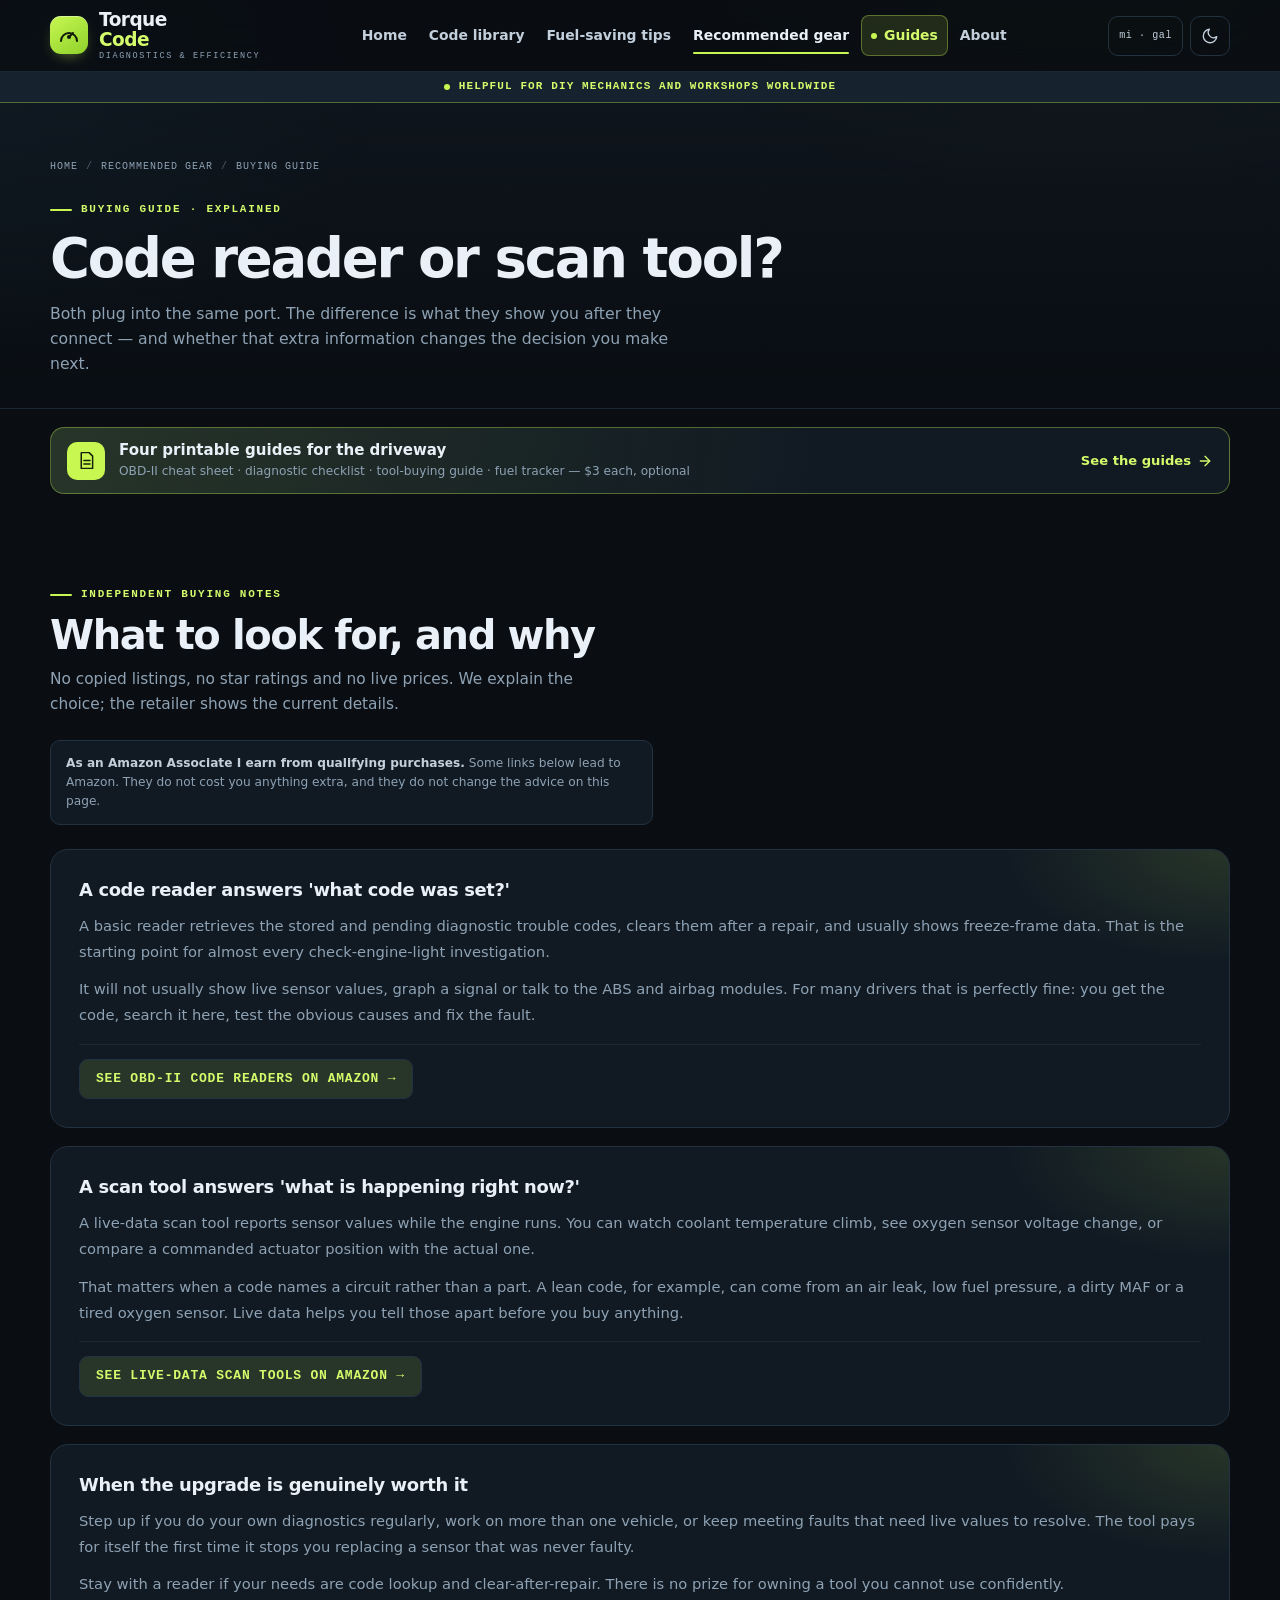
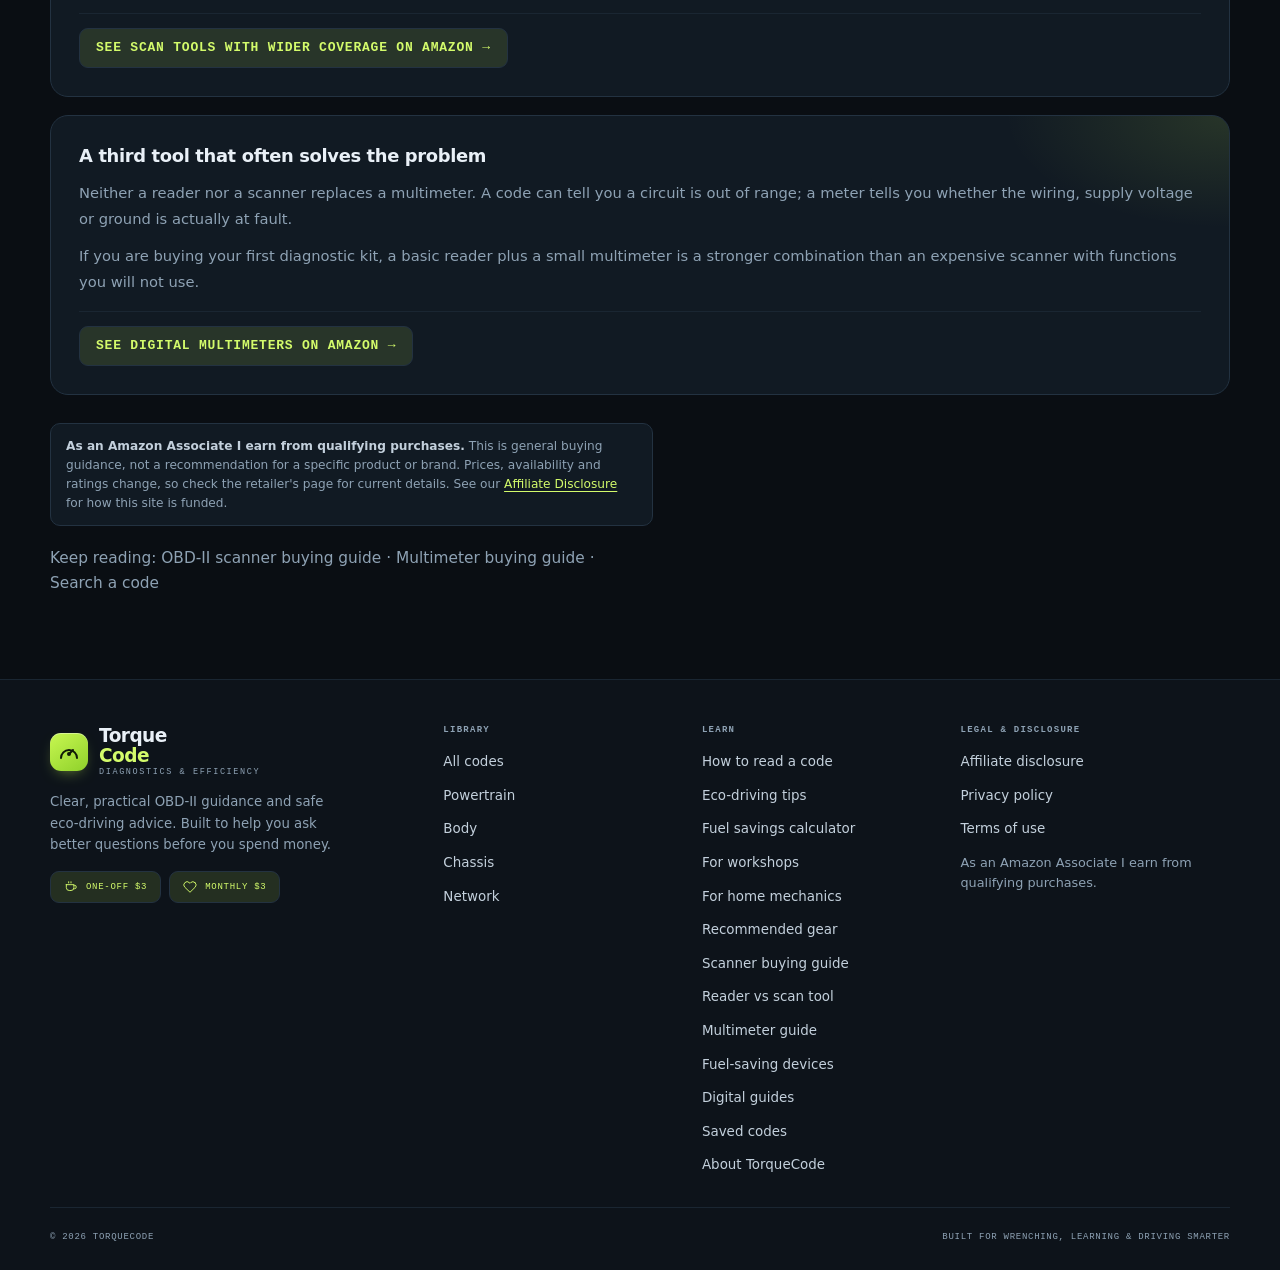
<file: torquecode-site/code-reader-vs-scanner.html>
<!DOCTYPE html>
<html lang="en" data-theme="dark">
<head>
  <!-- Google Tag Manager -->
  <script>(function(w,d,s,l,i){w[l]=w[l]||[];w[l].push({'gtm.start':
new Date().getTime(),event:'gtm.js'});var f=d.getElementsByTagName(s)[0],
j=d.createElement(s),dl=l!='dataLayer'?'&l='+l:'';j.async=true;j.src=
'https://www.googletagmanager.com/gtm.js?id='+i+dl;f.parentNode.insertBefore(j,f);
})(window,document,'script','dataLayer','GTM-W3267GGH');</script>
  <!-- End Google Tag Manager -->
  <!-- Google AdSense -->
  <script async src="https://pagead2.googlesyndication.com/pagead/js/adsbygoogle.js?client=ca-pub-1344509312624965"
     crossorigin="anonymous"></script>
  <!-- End Google AdSense -->
  <meta charset="UTF-8">
  <meta name="viewport" content="width=device-width, initial-scale=1">
  <meta name="p:domain_verify" content="5c6b4eb184046a6e4fab791e30e0c824">
  <title>Code Reader vs Scan Tool: Which Do You Need? | TorqueCode</title>
  <meta name="description" content="A plain-language comparison of basic OBD-II code readers and live-data scan tools, with honest guidance on which one fits your diagnostic job.">
  <link rel="canonical" href="https://torquecode.co.za/code-reader-vs-scanner.html">
  <link rel="alternate" type="application/rss+xml" title="TorqueCode RSS feed" href="https://torquecode.co.za/feed.xml">
  <meta property="og:type" content="website">
  <meta property="og:site_name" content="TorqueCode">
  <meta property="og:locale" content="en_ZA">
  <meta property="og:title" content="Code Reader vs Scan Tool: Which Do You Need? | TorqueCode">
  <meta property="og:description" content="A plain-language comparison of basic OBD-II code readers and live-data scan tools, with honest guidance on which one fits your diagnostic job.">
  <meta property="og:url" content="https://torquecode.co.za/code-reader-vs-scanner.html">
  <meta name="twitter:card" content="summary">
  <meta name="twitter:title" content="Code Reader vs Scan Tool: Which Do You Need? | TorqueCode">
  <meta name="twitter:description" content="A plain-language comparison of basic OBD-II code readers and live-data scan tools, with honest guidance on which one fits your diagnostic job.">
  <meta name="theme-color" content="#0a0e13">
  <link rel="icon" href="favicon.svg" type="image/svg+xml">
  <link rel="stylesheet" href="css/styles.css?v=amazonbuttons20261122">
  <script type="application/ld+json">
  {"@context":"https://schema.org","@graph":[
    {"@type":"Organization","@id":"https://torquecode.co.za/#organization","name":"TorqueCode","url":"https://torquecode.co.za/","logo":"https://torquecode.co.za/favicon.svg"},
    {"@type":"WebPage","@id":"https://torquecode.co.za/code-reader-vs-scanner.html#webpage","url":"https://torquecode.co.za/code-reader-vs-scanner.html","name":"Code Reader vs Scan Tool: Which Do You Need? | TorqueCode","isPartOf":{"@id":"https://torquecode.co.za/#website"},"publisher":{"@id":"https://torquecode.co.za/#organization"}},
    {"@type":"BreadcrumbList","itemListElement":[{"@type":"ListItem","position":1,"name":"Home","item":"https://torquecode.co.za/"},{"@type":"ListItem","position":2,"name":"Recommended Gear","item":"https://torquecode.co.za/gear.html"},{"@type":"ListItem","position":3,"name":"Code reader or scan tool?","item":"https://torquecode.co.za/code-reader-vs-scanner.html"}]}
  ]}
  </script>
  <script>
    (function () {
      try {
        var raw = localStorage.getItem("tc-theme");
        if (raw) {
          var theme = JSON.parse(raw);
          if (theme === "light" || theme === "dark") document.documentElement.setAttribute("data-theme", theme);
        }
      } catch (e) { /* default dark */ }
    })();
  </script>
</head>
<body>
  <!-- Google Tag Manager (noscript) -->
  <noscript><iframe src="https://www.googletagmanager.com/ns.html?id=GTM-W3267GGH"
  height="0" width="0" style="display:none;visibility:hidden"></iframe></noscript>
  <!-- End Google Tag Manager (noscript) -->
  <a class="skip-link" href="#main">Skip to content</a>

  <header class="site-header">
    <div class="container header-inner">
      <a class="brand" href="/">
        <span class="brand-mark" aria-hidden="true">
          <svg viewBox="0 0 24 24" fill="none" stroke="currentColor" stroke-linecap="round" stroke-linejoin="round">
            <path d="M4 18a8 8 0 1 1 16 0"/><path d="m12 14 4-4"/><circle cx="12" cy="14" r="1" fill="currentColor"/>
          </svg>
        </span>
        <span class="brand-name">Torque<span class="accent">Code</span><small>Diagnostics &amp; efficiency</small></span>
      </a>
      <nav class="site-nav" id="site-nav" aria-label="Main navigation">
        <a class="nav-link" href="/">Home</a>
        <a class="nav-link" href="codes.html">Code library</a>
        <a class="nav-link" href="tips.html">Fuel-saving tips</a>
        <a class="nav-link is-active" href="gear.html">Recommended gear</a>
        <a class="nav-link nav-guides" href="digital-products.html"><span class="nav-guides-long">Digital guides</span><span class="nav-guides-short">Guides</span></a>
        <a class="nav-link" href="about.html">About</a>
      </nav>
      <div class="header-actions">
        <button class="units-btn" data-units-toggle type="button" aria-label="mi · gal Switch to kilometres and litres" title="Switch to kilometres and litres">
          <span data-units-label>mi · gal</span>
        </button>
        <button class="icon-btn theme-toggle" data-theme-toggle type="button" aria-label="Switch to light theme" title="Switch theme">
          <svg class="icon moon" viewBox="0 0 24 24" aria-hidden="true"><path d="M21 12.8A9 9 0 1 1 11.2 3 7 7 0 0 0 21 12.8z"/></svg>
          <svg class="icon sun" viewBox="0 0 24 24" aria-hidden="true"><circle cx="12" cy="12" r="4"/><path d="M12 2v2M12 20v2M4.93 4.93l1.42 1.42M17.66 17.66l1.41 1.41M2 12h2M20 12h2M4.93 19.07l1.42-1.42M17.66 6.34l1.41-1.41"/></svg>
        </button>
        <button class="icon-btn menu-btn" data-menu-toggle type="button" aria-label="Open menu" aria-expanded="false" aria-controls="site-nav">
          <svg class="icon" viewBox="0 0 24 24" aria-hidden="true"><path d="M4 7h16M4 12h16M4 17h16"/></svg>
        </button>
      </div>
    </div>
  </header>
  <div class="worldwide-bar">Helpful for DIY mechanics and workshops worldwide</div>

  <main id="main">
    <section class="page-hero">
      <div class="container">
        <nav class="breadcrumb" aria-label="Breadcrumb">
          <a href="/">Home</a><span class="sep">/</span><a href="gear.html">Recommended gear</a><span class="sep">/</span><span>Buying guide</span>
        </nav>
        <span class="eyebrow">Buying guide · explained</span>
        <h1 class="page-title">Code reader or scan tool?</h1>
        <p class="page-sub">Both plug into the same port. The difference is what they show you after they connect — and whether that extra information changes the decision you make next.</p>
      </div>
    </section>

    <div class="guides-wrap">
      <div class="container">
        <a class="guides-inline" href="digital-products.html">
          <span class="guides-inline-icon" aria-hidden="true">
            <svg viewBox="0 0 24 24" fill="none" stroke="currentColor" stroke-width="1.7" stroke-linecap="round" stroke-linejoin="round"><path d="M6 3h9l4 4v14H6z"/><path d="M9 12h7M9 16h7"/></svg>
          </span>
          <span class="guides-inline-copy">
            <strong>Four printable guides for the driveway</strong>
            <small>OBD-II cheat sheet · diagnostic checklist · tool-buying guide · fuel tracker — $3 each, optional</small>
          </span>
          <span class="guides-inline-cta">See the guides <svg viewBox="0 0 24 24" fill="none" stroke="currentColor" stroke-width="2" stroke-linecap="round" stroke-linejoin="round" aria-hidden="true"><path d="M5 12h14"/><path d="m12 5 7 7-7 7"/></svg></span>
        </a>
      </div>
    </div>

    <section class="section">
      <div class="container">
        <div class="section-head" style="margin-bottom:24px;">
          <div>
            <span class="eyebrow">Independent buying notes</span>
            <h2 class="section-title">What to look for, and why</h2>
            <p class="section-sub">No copied listings, no star ratings and no live prices. We explain the choice; the retailer shows the current details.</p>
          </div>
        </div>
        <div class="disclaimer" style="max-width: 78ch; margin-bottom: 24px;">
          <strong>As an Amazon Associate I earn from qualifying purchases.</strong> Some links below lead to Amazon. They do not cost you anything extra, and they do not change the advice on this page.
        </div>
        <div class="legal-stack">
          <article class="legal-block">
            <h2>A code reader answers 'what code was set?'</h2>
            <p>A basic reader retrieves the stored and pending diagnostic trouble codes, clears them after a repair, and usually shows freeze-frame data. That is the starting point for almost every check-engine-light investigation.</p>
            <p>It will not usually show live sensor values, graph a signal or talk to the ABS and airbag modules. For many drivers that is perfectly fine: you get the code, search it here, test the obvious causes and fix the fault.</p>
            <p class="gear-link"><a href="https://www.amazon.com/s?k=obd2+code+reader&tag=torque47-20" target="_blank" rel="sponsored noopener noreferrer">See OBD-II code readers on Amazon →</a></p>
          </article>          <article class="legal-block">
            <h2>A scan tool answers 'what is happening right now?'</h2>
            <p>A live-data scan tool reports sensor values while the engine runs. You can watch coolant temperature climb, see oxygen sensor voltage change, or compare a commanded actuator position with the actual one.</p>
            <p>That matters when a code names a circuit rather than a part. A lean code, for example, can come from an air leak, low fuel pressure, a dirty MAF or a tired oxygen sensor. Live data helps you tell those apart before you buy anything.</p>
            <p class="gear-link"><a href="https://www.amazon.com/s?k=obd2+scan+tool+live+data&tag=torque47-20" target="_blank" rel="sponsored noopener noreferrer">See live-data scan tools on Amazon →</a></p>
          </article>          <article class="legal-block">
            <h2>When the upgrade is genuinely worth it</h2>
            <p>Step up if you do your own diagnostics regularly, work on more than one vehicle, or keep meeting faults that need live values to resolve. The tool pays for itself the first time it stops you replacing a sensor that was never faulty.</p>
            <p>Stay with a reader if your needs are code lookup and clear-after-repair. There is no prize for owning a tool you cannot use confidently.</p>
            <p class="gear-link"><a href="https://www.amazon.com/s?k=obd2+scan+tool+abs+srs&tag=torque47-20" target="_blank" rel="sponsored noopener noreferrer">See scan tools with wider coverage on Amazon →</a></p>
          </article>          <article class="legal-block">
            <h2>A third tool that often solves the problem</h2>
            <p>Neither a reader nor a scanner replaces a multimeter. A code can tell you a circuit is out of range; a meter tells you whether the wiring, supply voltage or ground is actually at fault.</p>
            <p>If you are buying your first diagnostic kit, a basic reader plus a small multimeter is a stronger combination than an expensive scanner with functions you will not use.</p>
            <p class="gear-link"><a href="https://www.amazon.com/s?k=digital+multimeter+automotive&tag=torque47-20" target="_blank" rel="sponsored noopener noreferrer">See digital multimeters on Amazon →</a></p>
          </article>
        </div>

        <div class="disclaimer" style="max-width: 78ch; margin-top: 28px;">
          <strong>As an Amazon Associate I earn from qualifying purchases.</strong> This is general buying guidance, not a recommendation for a specific product or brand. Prices, availability and ratings change, so check the retailer's page for current details. See our <a href="disclosure.html">Affiliate Disclosure</a> for how this site is funded.
        </div>
        <p class="section-sub" style="margin-top:20px;">Keep reading: <a href="scanner-buying-guide.html">OBD-II scanner buying guide</a> · <a href="multimeter-buying-guide.html">Multimeter buying guide</a> · <a href="codes.html">Search a code</a></p>
      </div>
    </section>
  </main>

  <footer class="site-footer">
    <div class="container">
      <div class="footer-grid">
        <div class="footer-brand">
          <a class="brand" href="/">
            <span class="brand-mark" aria-hidden="true">
              <svg viewBox="0 0 24 24" fill="none" stroke="currentColor" stroke-linecap="round" stroke-linejoin="round">
                <path d="M4 18a8 8 0 1 1 16 0"/><path d="m12 14 4-4"/><circle cx="12" cy="14" r="1" fill="currentColor"/>
              </svg>
            </span>
            <span class="brand-name">Torque<span class="accent">Code</span><small>Diagnostics &amp; efficiency</small></span>
          </a>
          <p>Clear, practical OBD-II guidance and safe eco-driving advice. Built to help you ask better questions before you spend money.</p>
          <div class="support-actions">
            <a class="support-btn" href="https://www.patreon.com/torquecode/posts/torquecode-one-3-175774442" target="_blank" rel="noopener noreferrer" title="One-off $3 support - never required to use TorqueCode">
              <svg viewBox="0 0 24 24" fill="none" stroke="currentColor" stroke-width="1.6" stroke-linecap="round" stroke-linejoin="round" aria-hidden="true"><path d="M4 8h13v5a5 5 0 0 1-5 5H9a5 5 0 0 1-5-5V8z"/><path d="M17 9h1a3 3 0 0 1 0 6h-1"/><path d="M8 3v2M12 3v2"/></svg>
              One-off $3
            </a>
            <a class="support-btn" href="https://www.patreon.com/join/torquecode" target="_blank" rel="noopener noreferrer" title="$3 per month - never required to use TorqueCode">
              <svg viewBox="0 0 24 24" fill="none" stroke="currentColor" stroke-width="1.6" stroke-linecap="round" stroke-linejoin="round" aria-hidden="true"><path d="M20.8 4.6a5.5 5.5 0 0 0-7.8 0L12 5.7l-1.1-1.1a5.5 5.5 0 0 0-7.8 7.8L12 21l8.8-8.6a5.5 5.5 0 0 0 0-7.8z"/></svg>
              Monthly $3
            </a>
          </div>
        </div>
        <div class="footer-col">
          <h3>Library</h3>
          <ul>
            <li><a href="codes.html">All codes</a></li>
            <li><a href="codes.html?system=P">Powertrain</a></li>
            <li><a href="codes.html?system=B">Body</a></li>
            <li><a href="codes.html?system=C">Chassis</a></li>
            <li><a href="codes.html?system=U">Network</a></li>
          </ul>
        </div>
        <div class="footer-col">
          <h3>Learn</h3>
          <ul>
            <li><a href="/#anatomy">How to read a code</a></li>
            <li><a href="tips.html">Eco-driving tips</a></li>
            <li><a href="tips.html#calculator">Fuel savings calculator</a></li>
            <li><a href="for-workshops.html">For workshops</a></li>
            <li><a href="for-home-mechanics.html">For home mechanics</a></li>
            <li><a href="gear.html">Recommended gear</a></li>
            <li><a href="scanner-buying-guide.html">Scanner buying guide</a></li>
            <li><a href="code-reader-vs-scanner.html">Reader vs scan tool</a></li>
            <li><a href="multimeter-buying-guide.html">Multimeter guide</a></li>
            <li><a href="fuel-saving-devices.html">Fuel-saving devices</a></li>
            <li><a href="digital-products.html">Digital guides</a></li>
            <li><a href="codes.html?view=saved">Saved codes</a></li>
            <li><a href="about.html">About TorqueCode</a></li>
          </ul>
        </div>
        <div class="footer-col">
          <h3>Legal &amp; disclosure</h3>
          <ul>
            <li><a href="disclosure.html">Affiliate disclosure</a></li>
            <li><a href="privacy.html">Privacy policy</a></li>
            <li><a href="terms.html">Terms of use</a></li>
          </ul>
          <p class="footer-note" style="margin-top:12px;">As an Amazon Associate I earn from qualifying purchases.</p>
        </div>
      </div>
      <div class="footer-bottom">
        <span>© <span data-year>2026</span> TorqueCode</span>
        <span>Built for wrenching, learning &amp; driving smarter</span>
      </div>
    </div>
  </footer>

  <script src="js/common.js"></script>
</body>
</html>
</file>
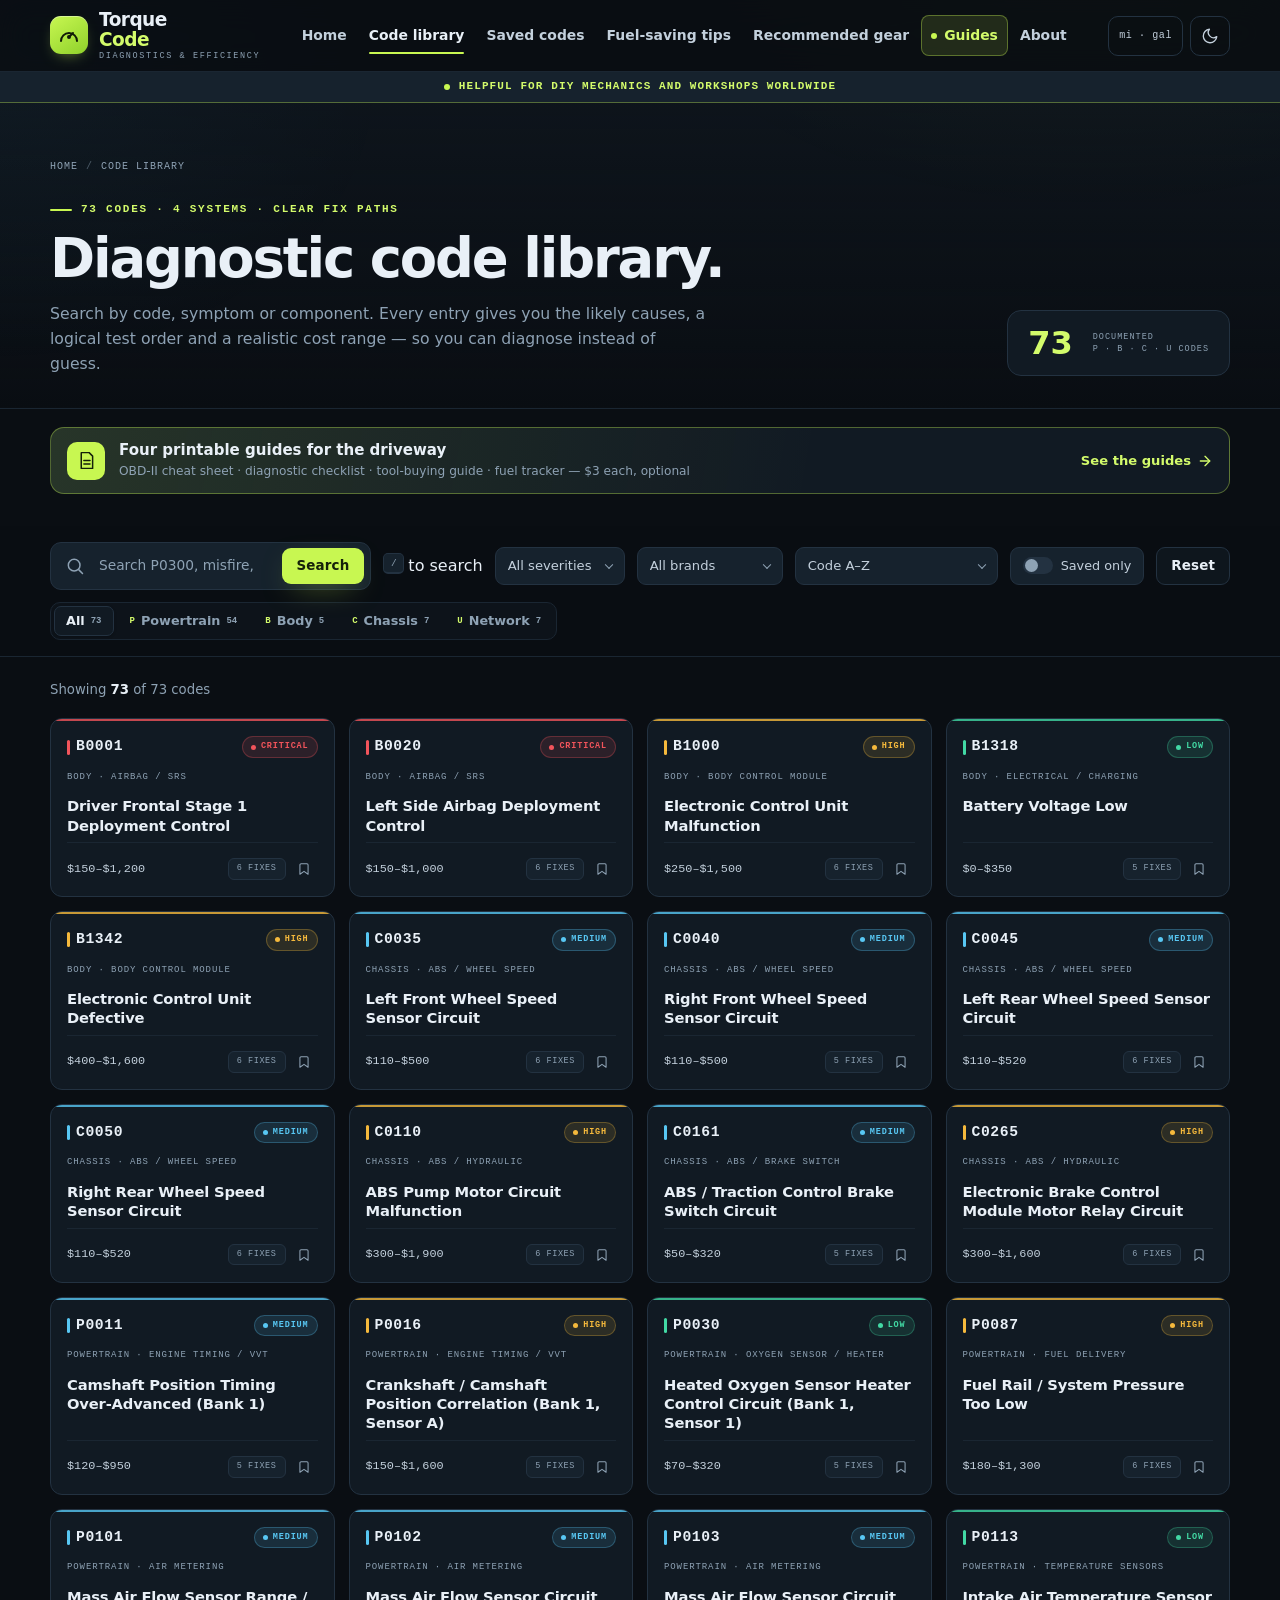
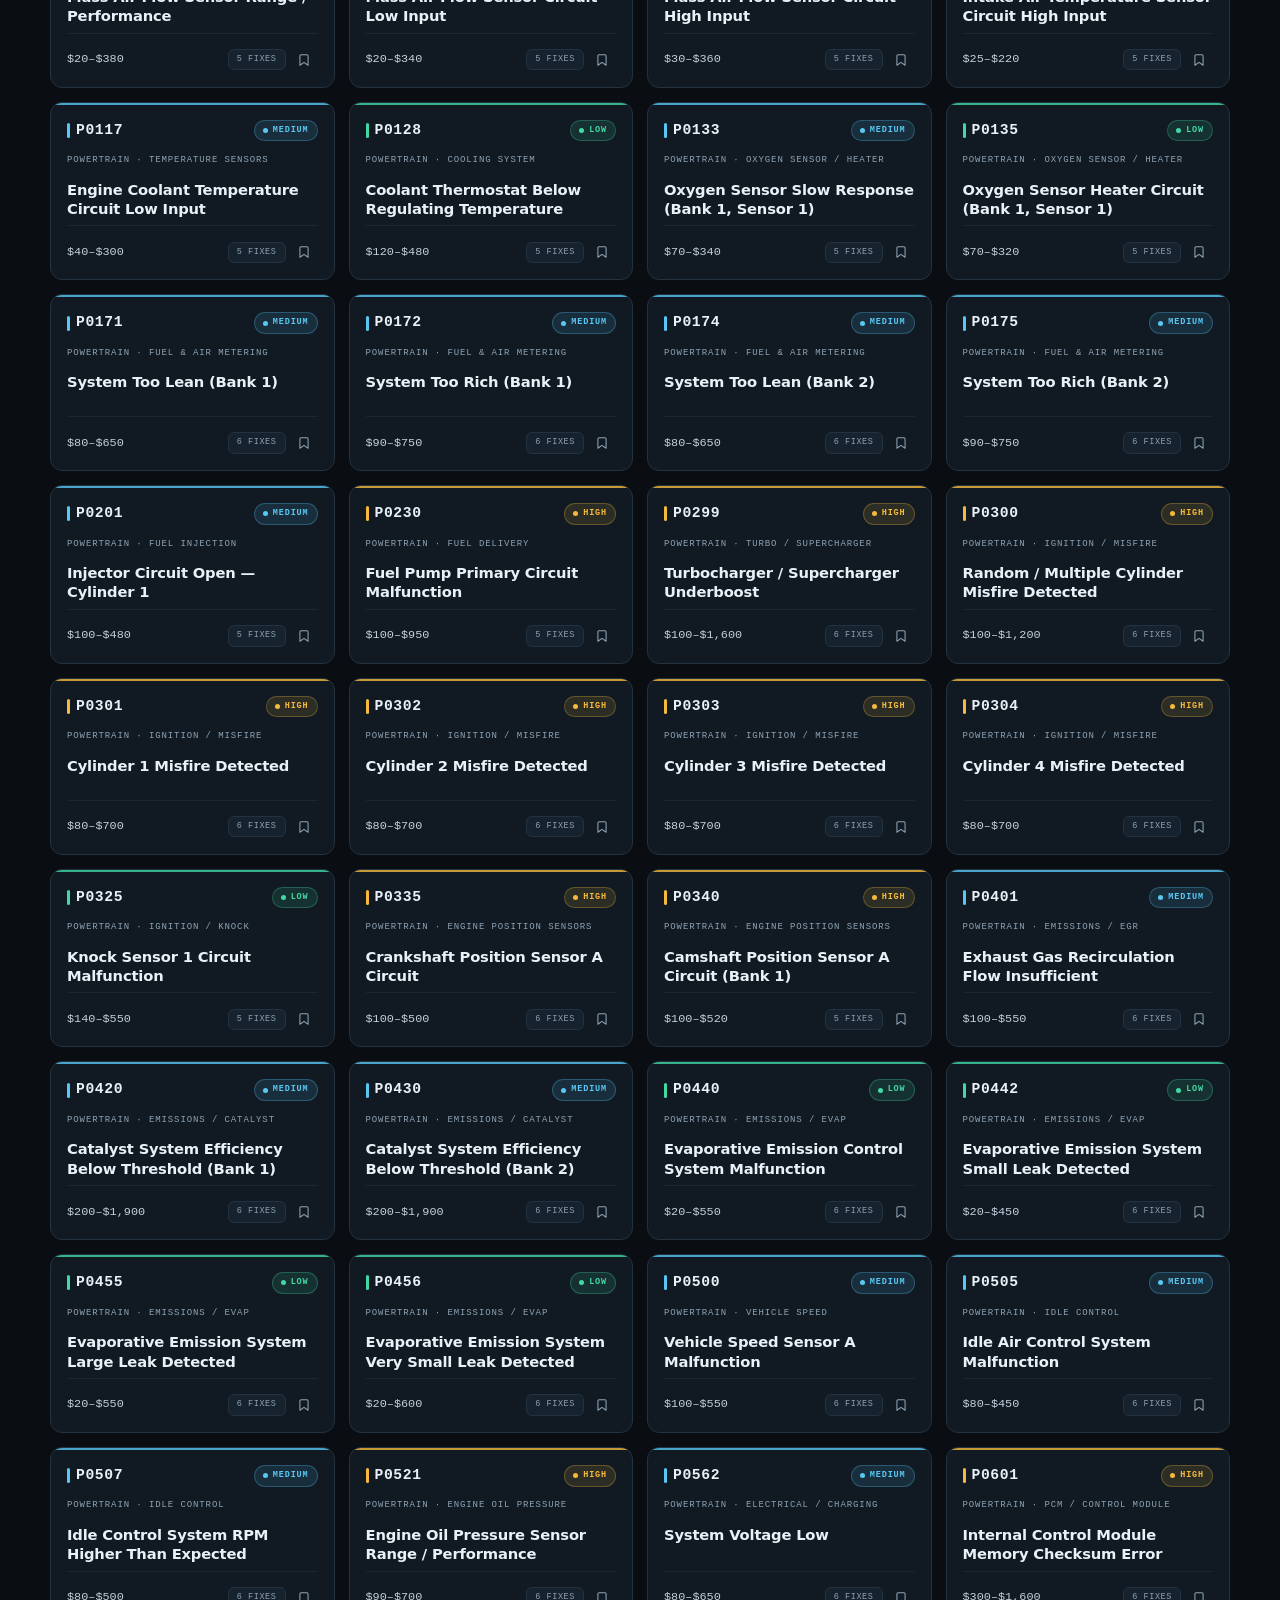
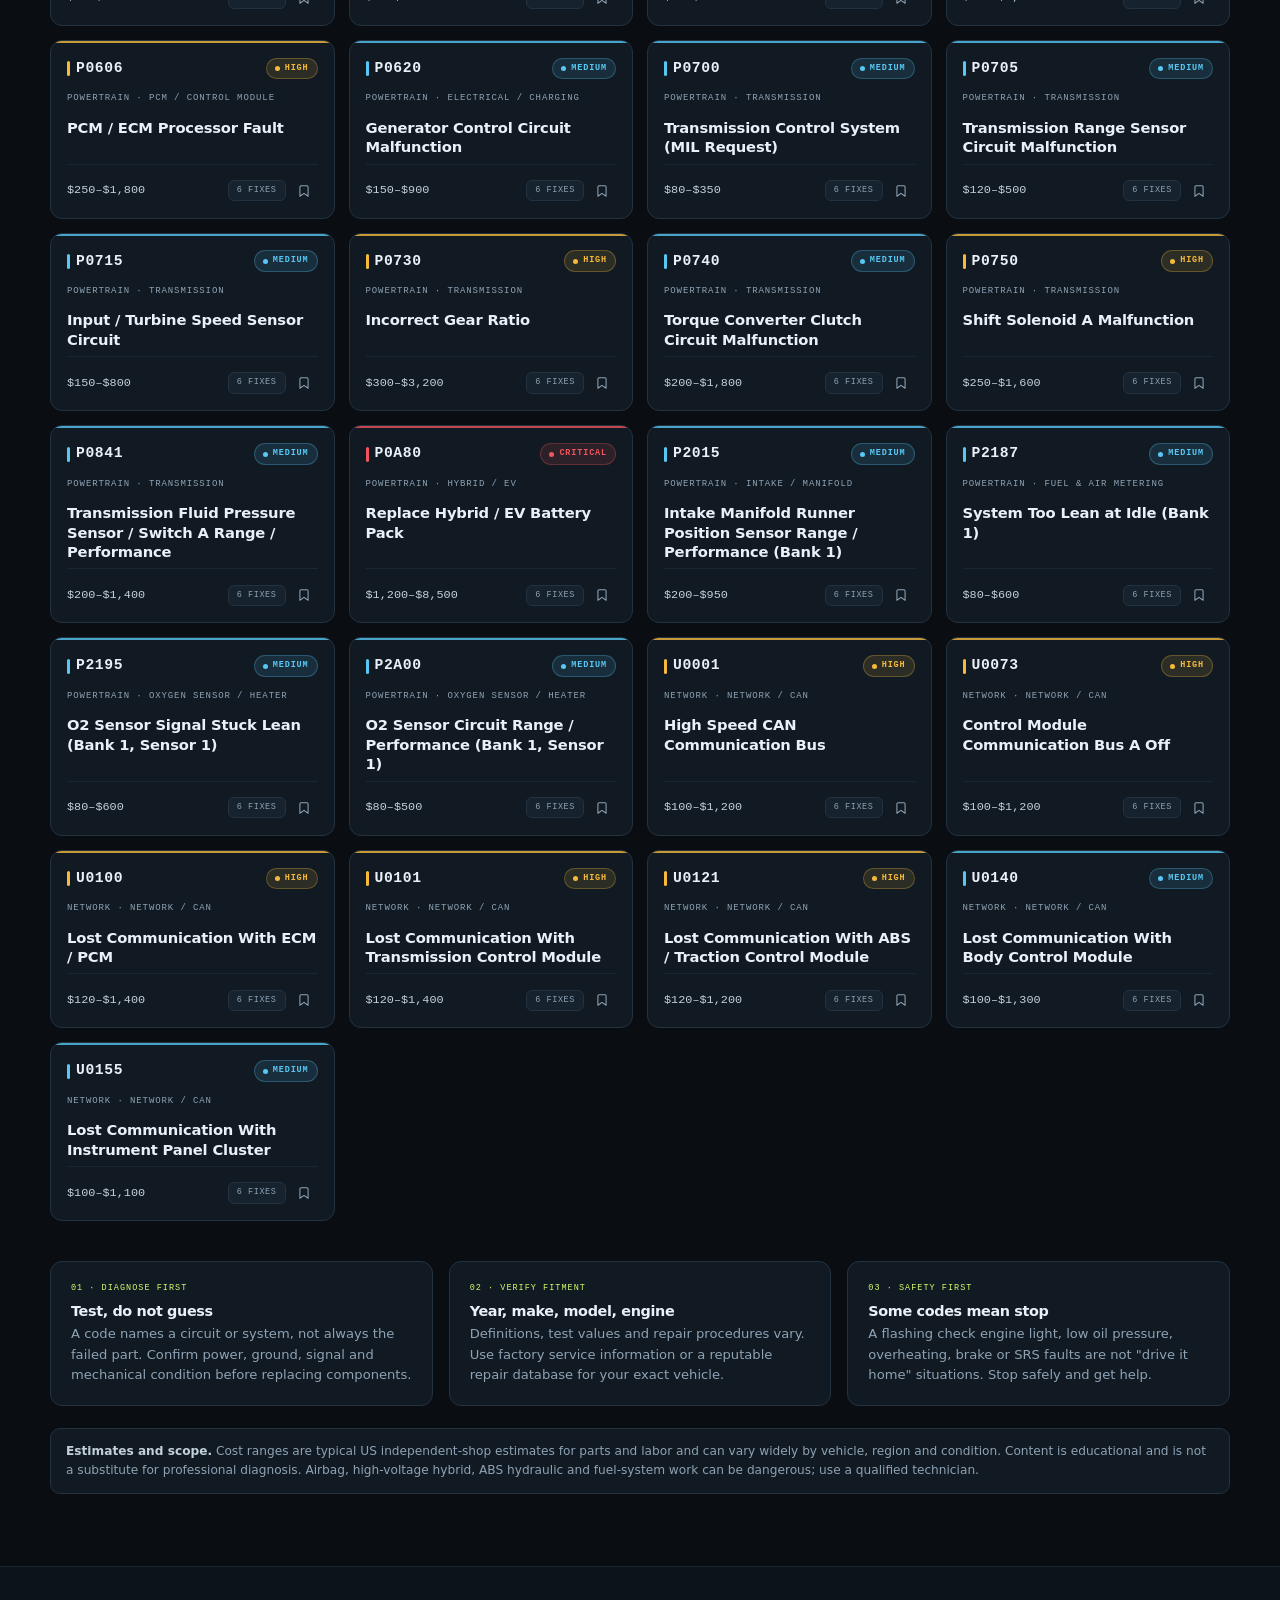
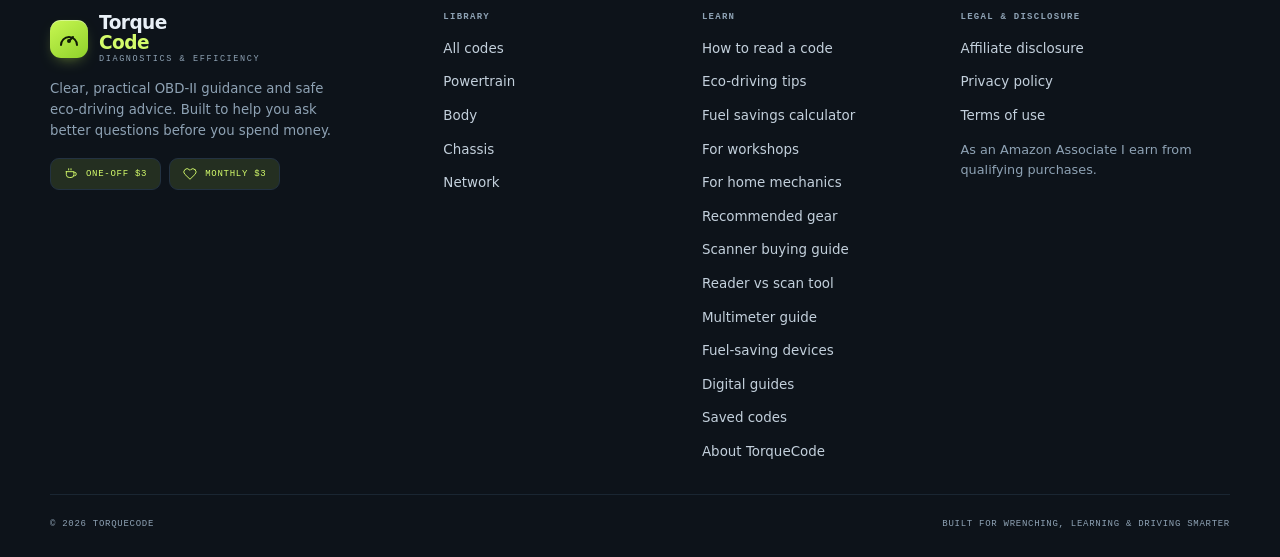
<file: torquecode-site/codes.html>
<!DOCTYPE html>
<html lang="en" data-theme="dark">
<head>
  <!-- Google Tag Manager -->
  <script>(function(w,d,s,l,i){w[l]=w[l]||[];w[l].push({'gtm.start':
new Date().getTime(),event:'gtm.js'});var f=d.getElementsByTagName(s)[0],
j=d.createElement(s),dl=l!='dataLayer'?'&l='+l:'';j.async=true;j.src=
'https://www.googletagmanager.com/gtm.js?id='+i+dl;f.parentNode.insertBefore(j,f);
})(window,document,'script','dataLayer','GTM-W3267GGH');</script>
  <!-- End Google Tag Manager -->
  <!-- Google AdSense -->
  <script async src="https://pagead2.googlesyndication.com/pagead/js/adsbygoogle.js?client=ca-pub-1344509312624965"
     crossorigin="anonymous"></script>
  <!-- End Google AdSense -->
  <meta charset="UTF-8">
  <meta name="viewport" content="width=device-width, initial-scale=1">
  <meta name="p:domain_verify" content="5c6b4eb184046a6e4fab791e30e0c824">
  <title>OBD-II Code Library — Diagnosis, Causes &amp; Fixes | TorqueCode</title>
  <meta name="description" content="Search 73 OBD-II diagnostic codes by code, symptom or system. See symptoms, common causes, step-by-step fixes, difficulty, cost estimates and related codes.">
  <link rel="canonical" href="https://torquecode.co.za/codes.html">
  <link rel="alternate" type="application/rss+xml" title="TorqueCode RSS feed" href="https://torquecode.co.za/feed.xml">
  <meta property="og:type" content="website">
  <meta property="og:site_name" content="TorqueCode">
  <meta property="og:locale" content="en_ZA">
  <meta property="og:title" content="OBD-II Code Library — Diagnosis, Causes &amp; Fixes | TorqueCode">
  <meta property="og:description" content="Search 73 OBD-II diagnostic codes by code, symptom or system. See symptoms, common causes, step-by-step fixes, difficulty, cost estimates and related codes.">
  <meta property="og:url" content="https://torquecode.co.za/codes.html">
  <meta name="twitter:card" content="summary">
  <meta name="twitter:title" content="OBD-II Code Library — Diagnosis, Causes &amp; Fixes | TorqueCode">
  <meta name="twitter:description" content="Search 73 OBD-II diagnostic codes by code, symptom or system. See symptoms, common causes, step-by-step fixes, difficulty, cost estimates and related codes.">
  <script type="application/ld+json">
  {
    "@context": "https://schema.org",
    "@graph": [
      {
        "@type": "Organization",
        "@id": "https://torquecode.co.za/#organization",
        "name": "TorqueCode",
        "url": "https://torquecode.co.za/",
        "logo": "https://torquecode.co.za/favicon.svg",
        "description": "Independent OBD-II diagnostics, repair guidance and safe fuel-saving advice."
      },
      {
        "@type": "CollectionPage",
        "@id": "https://torquecode.co.za/codes.html#webpage",
        "url": "https://torquecode.co.za/codes.html",
        "name": "OBD-II Code Library — Diagnosis, Causes & Fixes",
        "description": "Search 73 OBD-II diagnostic codes by code, symptom or system. See symptoms, common causes, step-by-step fixes, difficulty, cost estimates and related codes.",
        "inLanguage": "en",
        "isPartOf": { "@id": "https://torquecode.co.za/#website" },
        "publisher": { "@id": "https://torquecode.co.za/#organization" }
      },
      {
        "@type": "BreadcrumbList",
        "@id": "https://torquecode.co.za/codes.html#breadcrumb",
        "itemListElement": [
          { "@type": "ListItem", "position": 1, "name": "Home", "item": "https://torquecode.co.za/" },
          { "@type": "ListItem", "position": 2, "name": "OBD-II Code Library", "item": "https://torquecode.co.za/codes.html" }
        ]
      }
    ]
  }
  </script>
  <meta name="theme-color" content="#0a0e13">
  <link rel="icon" href="favicon.svg" type="image/svg+xml">
  <link rel="stylesheet" href="css/styles.css?v=amazonbuttons20261122">
  <script>
    (function () {
      try {
        var raw = localStorage.getItem("tc-theme");
        if (raw) {
          var theme = JSON.parse(raw);
          if (theme === "light" || theme === "dark") document.documentElement.setAttribute("data-theme", theme);
        }
      } catch (e) { /* default dark */ }
    })();
  </script>
</head>
<body>
  <!-- Google Tag Manager (noscript) -->
  <noscript><iframe src="https://www.googletagmanager.com/ns.html?id=GTM-W3267GGH"
  height="0" width="0" style="display:none;visibility:hidden"></iframe></noscript>
  <!-- End Google Tag Manager (noscript) -->
  <a class="skip-link" href="#main">Skip to content</a>

  <header class="site-header">
    <div class="container header-inner">
      <a class="brand" href="/">
        <span class="brand-mark" aria-hidden="true">
          <svg viewBox="0 0 24 24" fill="none" stroke="currentColor" stroke-linecap="round" stroke-linejoin="round">
            <path d="M4 18a8 8 0 1 1 16 0"/><path d="m12 14 4-4"/><circle cx="12" cy="14" r="1" fill="currentColor"/>
          </svg>
        </span>
        <span class="brand-name">Torque<span class="accent">Code</span><small>Diagnostics &amp; efficiency</small></span>
      </a>
      <nav class="nav" id="site-nav" aria-label="Main navigation">
        <a class="nav-link" href="/">Home</a>
        <a class="nav-link is-active" href="codes.html">Code library</a>
        <a class="nav-link" href="codes.html?view=saved">Saved codes</a>
        <a class="nav-link" href="tips.html">Fuel-saving tips</a>
        <a class="nav-link" href="gear.html">Recommended gear</a>
        <a class="nav-link nav-guides" href="digital-products.html"><span class="nav-guides-long">Digital guides</span><span class="nav-guides-short">Guides</span></a>
        <a class="nav-link" href="about.html">About</a>
      </nav>
      <div class="header-actions">
        <button class="units-btn" data-units-toggle type="button" aria-label="mi · gal Switch to kilometres and litres" title="Switch to kilometres and litres">
          <span data-units-label>mi · gal</span>
        </button>
        <button class="icon-btn theme-toggle" data-theme-toggle type="button" aria-label="Switch to light theme" title="Switch theme">
          <svg class="icon moon" viewBox="0 0 24 24" aria-hidden="true"><path d="M21 12.8A9 9 0 1 1 11.2 3 7 7 0 0 0 21 12.8z"/></svg>
          <svg class="icon sun" viewBox="0 0 24 24" aria-hidden="true"><circle cx="12" cy="12" r="4"/><path d="M12 2v2M12 20v2M4.93 4.93l1.42 1.42M17.66 17.66l1.41 1.41M2 12h2M20 12h2M4.93 19.07l1.42-1.42M17.66 6.34l1.41-1.41"/></svg>
        </button>
        <button class="icon-btn menu-btn" data-menu-toggle type="button" aria-label="Open menu" aria-expanded="false" aria-controls="site-nav">
          <svg class="icon" viewBox="0 0 24 24" aria-hidden="true"><path d="M4 7h16M4 12h16M4 17h16"/></svg>
        </button>
      </div>
    </div>
  </header>
  <div class="worldwide-bar">Helpful for DIY mechanics and workshops worldwide</div>

  <main id="main">
    <section class="page-hero">
      <div class="container">
        <nav class="breadcrumb" aria-label="Breadcrumb">
          <a href="/">Home</a><span class="sep">/</span><span>Code library</span>
        </nav>
        <div class="page-hero-with-side">
          <div>
            <span class="eyebrow">73 codes · 4 systems · clear fix paths</span>
            <h1 class="page-title">Diagnostic code library.</h1>
            <p class="page-sub">Search by code, symptom or component. Every entry gives you the likely causes, a logical test order and a realistic cost range — so you can diagnose instead of guess.</p>
          </div>
          <div class="hero-mini-panel">
            <div class="big" id="libraryCount">73</div>
            <div class="small">Documented<br>P · B · C · U codes</div>
          </div>
        </div>
      </div>
    </section>

    <div class="guides-wrap">
      <div class="container">
      <a class="guides-inline" href="digital-products.html">
            <span class="guides-inline-icon" aria-hidden="true">
              <svg viewBox="0 0 24 24" fill="none" stroke="currentColor" stroke-width="1.7" stroke-linecap="round" stroke-linejoin="round"><path d="M6 3h9l4 4v14H6z"/><path d="M9 12h7M9 16h7"/></svg>
            </span>
            <span class="guides-inline-copy">
              <strong>Four printable guides for the driveway</strong>
              <small>OBD-II cheat sheet · diagnostic checklist · tool-buying guide · fuel tracker — $3 each, optional</small>
            </span>
            <span class="guides-inline-cta">See the guides <svg viewBox="0 0 24 24" fill="none" stroke="currentColor" stroke-width="2" stroke-linecap="round" stroke-linejoin="round" aria-hidden="true"><path d="M5 12h14"/><path d="m12 5 7 7-7 7"/></svg></span>
          </a>
      </div>
    </div>

    <section class="library">
      <h2 class="visually-hidden">Browse diagnostic codes</h2>
      <div class="library-toolbar">
        <div class="container">
          <div class="toolbar-top">
            <div class="toolbar-search">
              <div class="search-shell">
                <div class="search-field">
                  <svg class="icon" viewBox="0 0 24 24" aria-hidden="true"><circle cx="11" cy="11" r="7"/><path d="m21 21-4.35-4.35"/></svg>
                  <label class="visually-hidden" for="codeSearch">Search codes, symptoms or components</label>
                  <input class="search-input" id="codeSearch" type="search" placeholder="Search P0300, misfire, EVAP, rough idle…" autocomplete="off" spellcheck="false">
                  <button class="btn btn-primary btn-sm" type="button" id="searchButton">Search</button>
                </div>
              </div>
            </div>
            <span class="kbd-hint"><span class="kbd">/</span> to search</span>
            <div class="select-wrap">
              <label class="visually-hidden" for="severityFilter">Filter by severity</label>
              <select id="severityFilter">
                <option value="all">All severities</option>
                <option value="critical">Critical</option>
                <option value="high">High</option>
                <option value="medium">Medium</option>
                <option value="low">Low</option>
              </select>
            </div>
            <div class="select-wrap">
              <label class="visually-hidden" for="brandFilter">Filter by car brand</label>
              <select id="brandFilter">
                <option value="all">All brands</option>
              </select>
            </div>
            <div class="select-wrap">
              <label class="visually-hidden" for="sortSelect">Sort codes</label>
              <select id="sortSelect">
                <option value="code">Code A–Z</option>
                <option value="severity">Severity: high to low</option>
                <option value="cost-asc">Typical cost: low to high</option>
                <option value="cost-desc">Typical cost: high to low</option>
                <option value="relevance">Best match</option>
              </select>
            </div>
            <label class="toggle" for="savedOnly">
              <input type="checkbox" id="savedOnly">
              <span>Saved only</span>
            </label>
            <button class="btn btn-ghost btn-sm" type="button" id="resetFilters">Reset</button>
          </div>
          <div class="filter-row">
            <div class="chip-group" id="systemChips" role="group" aria-label="Filter by OBD-II system">
              <button class="chip is-active" type="button" data-system="all">All <span class="count" data-count="all">73</span></button>
              <button class="chip" type="button" data-system="P"><span class="letter">P</span> Powertrain <span class="count" data-count="P">0</span></button>
              <button class="chip" type="button" data-system="B"><span class="letter">B</span> Body <span class="count" data-count="B">0</span></button>
              <button class="chip" type="button" data-system="C"><span class="letter">C</span> Chassis <span class="count" data-count="C">0</span></button>
              <button class="chip" type="button" data-system="U"><span class="letter">U</span> Network <span class="count" data-count="U">0</span></button>
            </div>
          </div>
          <p class="brand-note" id="brandNote" hidden></p>
        </div>
      </div>

      <div class="container">
        <div class="result-line" id="resultLine" aria-live="polite"></div>
        <div class="code-grid library-grid" id="codeGrid"></div>
        <noscript>
          <div class="empty-state" style="margin-top: 20px;">
            <h3>JavaScript is required for the code library</h3>
            <p>This library is a self-contained static site. Enable JavaScript to search and filter the diagnostic codes.</p>
          </div>
        </noscript>

        <div class="facts" style="margin-top: 40px;">
          <div class="fact">
            <div class="fact-label">01 · Diagnose first</div>
            <h4>Test, do not guess</h4>
            <p>A code names a circuit or system, not always the failed part. Confirm power, ground, signal and mechanical condition before replacing components.</p>
          </div>
          <div class="fact">
            <div class="fact-label">02 · Verify fitment</div>
            <h4>Year, make, model, engine</h4>
            <p>Definitions, test values and repair procedures vary. Use factory service information or a reputable repair database for your exact vehicle.</p>
          </div>
          <div class="fact">
            <div class="fact-label">03 · Safety first</div>
            <h4>Some codes mean stop</h4>
            <p>A flashing check engine light, low oil pressure, overheating, brake or SRS faults are not "drive it home" situations. Stop safely and get help.</p>
          </div>
        </div>

        <div class="disclaimer" style="margin-top: 22px;">
          <strong>Estimates and scope.</strong> Cost ranges are typical US independent-shop estimates for parts and labor and can vary widely by vehicle, region and condition. Content is educational and is not a substitute for professional diagnosis. Airbag, high-voltage hybrid, ABS hydraulic and fuel-system work can be dangerous; use a qualified technician.
        </div>
      </div>
    </section>
  </main>

  <div class="modal-backdrop" id="codeModal" aria-hidden="true">
    <div class="modal" role="dialog" aria-modal="true" aria-labelledby="modalCode">
      <div class="modal-head">
        <div class="modal-head-main">
          <div class="modal-code" id="modalCode">P0300</div>
          <h2 class="modal-title" id="modalTitle">Code details</h2>
          <div class="modal-tags" id="modalTags"></div>
        </div>
        <button class="modal-close" id="modalClose" type="button" aria-label="Close code details">
          <svg class="icon" viewBox="0 0 24 24" aria-hidden="true"><path d="M18 6 6 18"/><path d="m6 6 12 12"/></svg>
        </button>
      </div>
      <div class="modal-body" id="modalBody"></div>
    </div>
  </div>

  <footer class="site-footer">
    <div class="container">
      <div class="footer-grid">
        <div class="footer-brand">
          <a class="brand" href="/">
            <span class="brand-mark" aria-hidden="true">
              <svg viewBox="0 0 24 24" fill="none" stroke="currentColor" stroke-linecap="round" stroke-linejoin="round">
                <path d="M4 18a8 8 0 1 1 16 0"/><path d="m12 14 4-4"/><circle cx="12" cy="14" r="1" fill="currentColor"/>
              </svg>
            </span>
            <span class="brand-name">Torque<span class="accent">Code</span><small>Diagnostics &amp; efficiency</small></span>
          </a>
          <p>Clear, practical OBD-II guidance and safe eco-driving advice. Built to help you ask better questions before you spend money.</p>
          <div class="support-actions">
            <a class="support-btn" href="https://www.patreon.com/torquecode/posts/torquecode-one-3-175774442" target="_blank" rel="noopener noreferrer" title="One-off $3 support - never required to use TorqueCode">
              <svg viewBox="0 0 24 24" fill="none" stroke="currentColor" stroke-width="1.6" stroke-linecap="round" stroke-linejoin="round" aria-hidden="true"><path d="M4 8h13v5a5 5 0 0 1-5 5H9a5 5 0 0 1-5-5V8z"/><path d="M17 9h1a3 3 0 0 1 0 6h-1"/><path d="M8 3v2M12 3v2"/></svg>
              One-off $3
            </a>
            <a class="support-btn" href="https://www.patreon.com/join/torquecode" target="_blank" rel="noopener noreferrer" title="$3 per month - never required to use TorqueCode">
              <svg viewBox="0 0 24 24" fill="none" stroke="currentColor" stroke-width="1.6" stroke-linecap="round" stroke-linejoin="round" aria-hidden="true"><path d="M20.8 4.6a5.5 5.5 0 0 0-7.8 0L12 5.7l-1.1-1.1a5.5 5.5 0 0 0-7.8 7.8L12 21l8.8-8.6a5.5 5.5 0 0 0 0-7.8z"/></svg>
              Monthly $3
            </a>
          </div>
        </div>
        <div class="footer-col">
          <h3>Library</h3>
          <ul>
            <li><a href="codes.html">All codes</a></li>
            <li><a href="codes.html?system=P">Powertrain</a></li>
            <li><a href="codes.html?system=B">Body</a></li>
            <li><a href="codes.html?system=C">Chassis</a></li>
            <li><a href="codes.html?system=U">Network</a></li>
          </ul>
        </div>
        <div class="footer-col">
          <h3>Learn</h3>
          <ul>
            <li><a href="/#anatomy">How to read a code</a></li>
            <li><a href="tips.html">Eco-driving tips</a></li>
            <li><a href="tips.html#calculator">Fuel savings calculator</a></li>
            <li><a href="for-workshops.html">For workshops</a></li>
            <li><a href="for-home-mechanics.html">For home mechanics</a></li>
            <li><a href="gear.html">Recommended gear</a></li>
            <li><a href="scanner-buying-guide.html">Scanner buying guide</a></li>
            <li><a href="code-reader-vs-scanner.html">Reader vs scan tool</a></li>
            <li><a href="multimeter-buying-guide.html">Multimeter guide</a></li>
            <li><a href="fuel-saving-devices.html">Fuel-saving devices</a></li>
            <li><a href="digital-products.html">Digital guides</a></li>
            <li><a href="codes.html?view=saved">Saved codes</a></li>
            <li><a href="about.html">About TorqueCode</a></li>
          </ul>
        </div>
        <div class="footer-col">
          <h3>Legal &amp; disclosure</h3>
          <ul>
            <li><a href="disclosure.html">Affiliate disclosure</a></li>
            <li><a href="privacy.html">Privacy policy</a></li>
            <li><a href="terms.html">Terms of use</a></li>
          </ul>
          <p class="footer-note" style="margin-top:12px;">As an Amazon Associate I earn from qualifying purchases.</p>
        </div>
      </div>
      <div class="footer-bottom">
        <span>© <span data-year>2026</span> TorqueCode</span>
        <span>Built for wrenching, learning &amp; driving smarter</span>
      </div>
    </div>
  </footer>

  <script src="js/data-codes.js"></script>
  <script src="js/data-codes-extra.js"></script>
  <script src="js/data-brands.js"></script>
  <script src="js/common.js"></script>
  <script src="js/codes.js"></script>
</body>
</html>
</file>
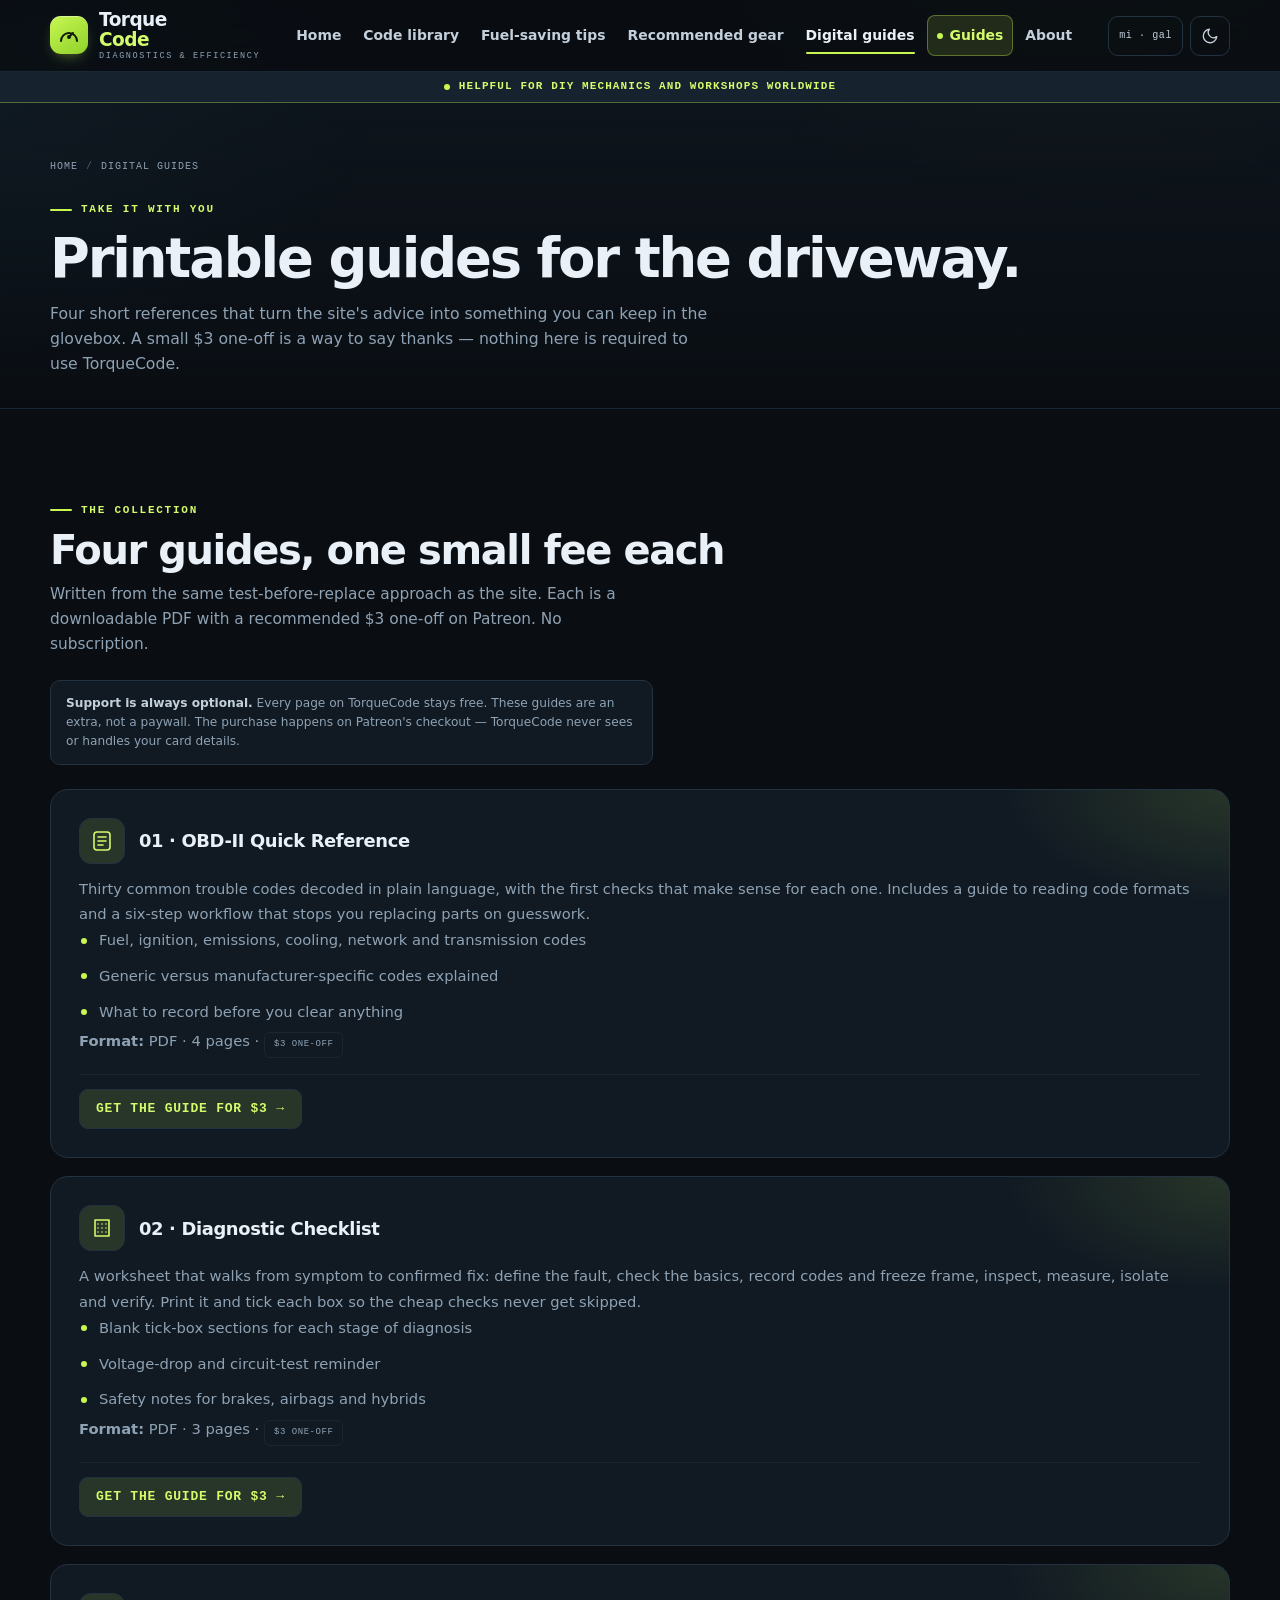
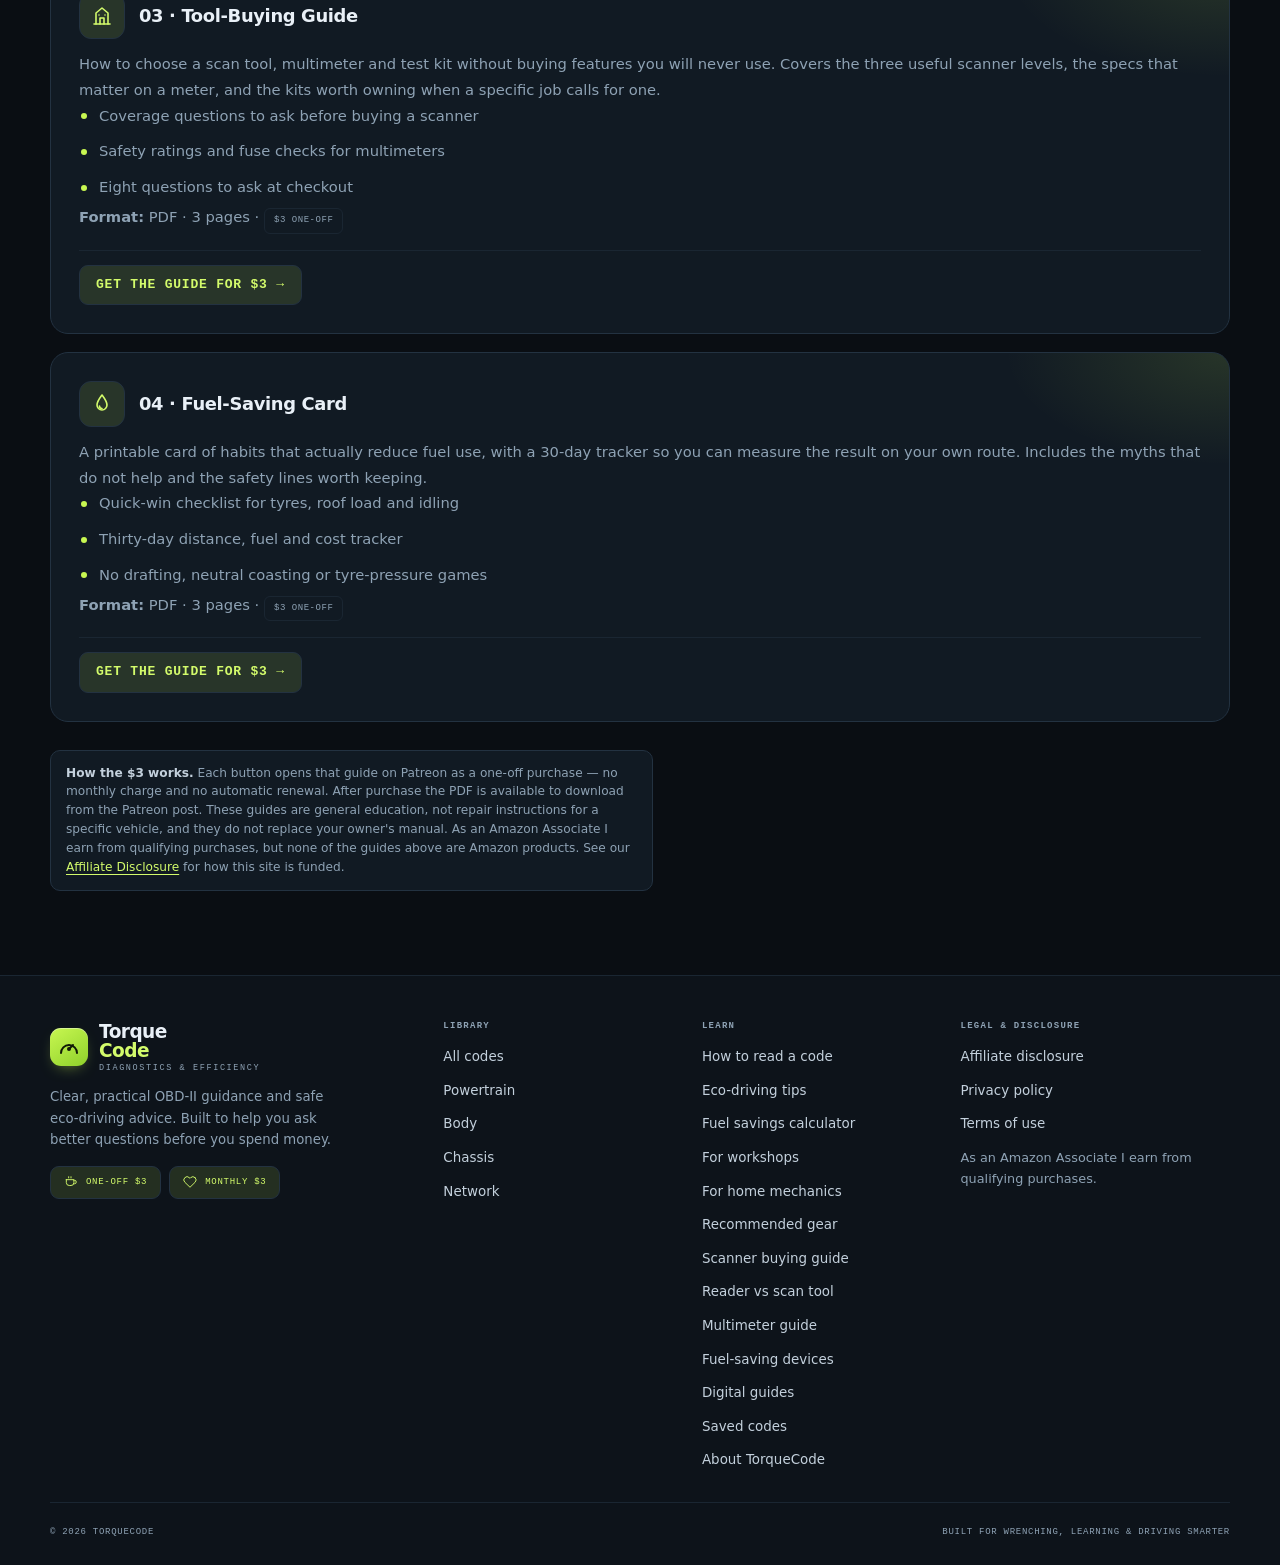
<file: torquecode-site/digital-products.html>
<!DOCTYPE html>
<html lang="en" data-theme="dark">
<head>
  <!-- Google Tag Manager -->
  <script>(function(w,d,s,l,i){w[l]=w[l]||[];w[l].push({'gtm.start':
new Date().getTime(),event:'gtm.js'});var f=d.getElementsByTagName(s)[0],
j=d.createElement(s),dl=l!='dataLayer'?'&l='+l:'';j.async=true;j.src=
'https://www.googletagmanager.com/gtm.js?id='+i+dl;f.parentNode.insertBefore(j,f);
})(window,document,'script','dataLayer','GTM-W3267GGH');</script>
  <!-- End Google Tag Manager -->
  <!-- Google AdSense -->
  <script async src="https://pagead2.googlesyndication.com/pagead/js/adsbygoogle.js?client=ca-pub-1344509312624965"
     crossorigin="anonymous"></script>
  <!-- End Google AdSense -->
  <meta charset="UTF-8">
  <meta name="viewport" content="width=device-width, initial-scale=1">
  <meta name="p:domain_verify" content="5c6b4eb184046a6e4fab791e30e0c824">
  <title>Digital Guides | TorqueCode</title>
  <meta name="description" content="Four printable OBD-II guides: a code cheat sheet, diagnostic checklist, tool-buying guide and fuel-saving tracker. Small $3 one-off, entirely optional.">
  <link rel="canonical" href="https://torquecode.co.za/digital-products.html">
  <meta property="og:type" content="website">
  <meta property="og:site_name" content="TorqueCode">
  <meta property="og:locale" content="en_ZA">
  <meta property="og:title" content="Digital Guides | TorqueCode">
  <meta property="og:description" content="Printable references for the driveway: OBD-II codes, a diagnostic checklist, tool buying and fuel saving.">
  <meta property="og:url" content="https://torquecode.co.za/digital-products.html">
  <meta name="twitter:card" content="summary">
  <meta name="twitter:title" content="Digital Guides | TorqueCode">
  <meta name="twitter:description" content="Printable references for the driveway, with an optional $3 one-off.">
  <meta name="theme-color" content="#0a0e13">
  <link rel="icon" href="favicon.svg" type="image/svg+xml">
  <link rel="stylesheet" href="css/styles.css?v=amazonbuttons20261122">
  <script type="application/ld+json">
  {"@context":"https://schema.org","@graph":[
    {"@type":"Organization","@id":"https://torquecode.co.za/#organization","name":"TorqueCode","url":"https://torquecode.co.za/","logo":"https://torquecode.co.za/favicon.svg"},
    {"@type":"WebPage","@id":"https://torquecode.co.za/digital-products.html#webpage","url":"https://torquecode.co.za/digital-products.html","name":"Digital Guides","isPartOf":{"@id":"https://torquecode.co.za/#website"},"publisher":{"@id":"https://torquecode.co.za/#organization"}},
    {"@type":"BreadcrumbList","itemListElement":[{"@type":"ListItem","position":1,"name":"Home","item":"https://torquecode.co.za/"},{"@type":"ListItem","position":2,"name":"Digital Guides","item":"https://torquecode.co.za/digital-products.html"}]}
  ]}
  </script>
  <script>
    (function () {
      try {
        var raw = localStorage.getItem("tc-theme");
        if (raw) {
          var theme = JSON.parse(raw);
          if (theme === "light" || theme === "dark") document.documentElement.setAttribute("data-theme", theme);
        }
      } catch (e) { /* default dark */ }
    })();
  </script>
</head>
<body>
  <!-- Google Tag Manager (noscript) -->
  <noscript><iframe src="https://www.googletagmanager.com/ns.html?id=GTM-W3267GGH"
  height="0" width="0" style="display:none;visibility:hidden"></iframe></noscript>
  <!-- End Google Tag Manager (noscript) -->
  <a class="skip-link" href="#main">Skip to content</a>

  <header class="site-header">
    <div class="container header-inner">
      <a class="brand" href="/">
        <span class="brand-mark" aria-hidden="true">
          <svg viewBox="0 0 24 24" fill="none" stroke="currentColor" stroke-linecap="round" stroke-linejoin="round">
            <path d="M4 18a8 8 0 1 1 16 0"/><path d="m12 14 4-4"/><circle cx="12" cy="14" r="1" fill="currentColor"/>
          </svg>
        </span>
        <span class="brand-name">Torque<span class="accent">Code</span><small>Diagnostics &amp; efficiency</small></span>
      </a>
      <nav class="site-nav" id="site-nav" aria-label="Main navigation">
        <a class="nav-link" href="/">Home</a>
        <a class="nav-link" href="codes.html">Code library</a>
        <a class="nav-link" href="tips.html">Fuel-saving tips</a>
        <a class="nav-link" href="gear.html">Recommended gear</a>
        <a class="nav-link is-active" href="digital-products.html">Digital guides</a>
        <a class="nav-link nav-guides" href="digital-products.html"><span class="nav-guides-long">Digital guides</span><span class="nav-guides-short">Guides</span></a>
  <link rel="alternate" type="application/rss+xml" title="TorqueCode RSS feed" href="https://torquecode.co.za/feed.xml">
        <a class="nav-link" href="about.html">About</a>
      </nav>
      <div class="header-actions">
        <button class="units-btn" data-units-toggle type="button" aria-label="mi · gal Switch to kilometres and litres" title="Switch to kilometres and litres">
          <span data-units-label>mi · gal</span>
        </button>
        <button class="icon-btn theme-toggle" data-theme-toggle type="button" aria-label="Switch to light theme" title="Switch theme">
          <svg class="icon moon" viewBox="0 0 24 24" aria-hidden="true"><path d="M21 12.8A9 9 0 1 1 11.2 3 7 7 0 0 0 21 12.8z"/></svg>
          <svg class="icon sun" viewBox="0 0 24 24" aria-hidden="true"><circle cx="12" cy="12" r="4"/><path d="M12 2v2M12 20v2M4.93 4.93l1.42 1.42M17.66 17.66l1.41 1.41M2 12h2M20 12h2M4.93 19.07l1.42-1.42M17.66 6.34l1.41-1.41"/></svg>
        </button>
        <button class="icon-btn menu-btn" data-menu-toggle type="button" aria-label="Open menu" aria-expanded="false" aria-controls="site-nav">
          <svg class="icon" viewBox="0 0 24 24" aria-hidden="true"><path d="M4 7h16M4 12h16M4 17h16"/></svg>
        </button>
      </div>
    </div>
  </header>
  <div class="worldwide-bar">Helpful for DIY mechanics and workshops worldwide</div>

  <main id="main">
    <section class="page-hero">
      <div class="container">
        <nav class="breadcrumb" aria-label="Breadcrumb">
          <a href="/">Home</a><span class="sep">/</span><span>Digital guides</span>
        </nav>
        <span class="eyebrow">Take it with you</span>
        <h1 class="page-title">Printable guides for the driveway.</h1>
        <p class="page-sub">Four short references that turn the site's advice into something you can keep in the glovebox. A small $3 one-off is a way to say thanks — nothing here is required to use TorqueCode.</p>
      </div>
    </section>

    <section class="section">
      <div class="container">
        <div class="section-head" style="margin-bottom:24px;">
          <div>
            <span class="eyebrow">The collection</span>
            <h2 class="section-title">Four guides, one small fee each</h2>
            <p class="section-sub">Written from the same test-before-replace approach as the site. Each is a downloadable PDF with a recommended $3 one-off on Patreon. No subscription.</p>
          </div>
        </div>
        <div class="disclaimer" style="max-width: 78ch; margin-bottom: 24px;">
          <strong>Support is always optional.</strong> Every page on TorqueCode stays free. These guides are an extra, not a paywall. The purchase happens on Patreon's checkout — TorqueCode never sees or handles your card details.
        </div>
        <div class="legal-stack">
          <article class="legal-block">
            <div class="gear-block-head">
              <span class="gear-icon" aria-hidden="true">
                <svg viewBox="0 0 24 24" fill="none" stroke="currentColor" stroke-width="1.6" stroke-linecap="round" stroke-linejoin="round"><rect x="4" y="3" width="16" height="18" rx="3"/><path d="M8 8h8M8 12h8M8 16h5"/></svg>
              </span>
              <h2>01 · OBD-II Quick Reference</h2>
            </div>
            <p>Thirty common trouble codes decoded in plain language, with the first checks that make sense for each one. Includes a guide to reading code formats and a six-step workflow that stops you replacing parts on guesswork.</p>
            <ul>
              <li>Fuel, ignition, emissions, cooling, network and transmission codes</li>
              <li>Generic versus manufacturer-specific codes explained</li>
              <li>What to record before you clear anything</li>
            </ul>
            <p><strong>Format:</strong> PDF · 4 pages · <span class="gear-budget">$3 one-off</span></p>
            <p class="gear-link"><a href="https://www.patreon.com/torquecode/posts/torquecode-obd-175790860" target="_blank" rel="noopener noreferrer">Get the guide for $3 →</a></p>
          </article>
          <article class="legal-block">
            <div class="gear-block-head">
              <span class="gear-icon" aria-hidden="true">
                <svg viewBox="0 0 24 24" fill="none" stroke="currentColor" stroke-width="1.6" stroke-linecap="round" stroke-linejoin="round"><path d="M5 4h14v16H5z"/><path d="M8 8h.01M12 8h.01M16 8h.01M8 12h.01M12 12h.01M16 12h.01M8 16h.01M12 16h.01M16 16h.01"/></svg>
              </span>
              <h2>02 · Diagnostic Checklist</h2>
            </div>
            <p>A worksheet that walks from symptom to confirmed fix: define the fault, check the basics, record codes and freeze frame, inspect, measure, isolate and verify. Print it and tick each box so the cheap checks never get skipped.</p>
            <ul>
              <li>Blank tick-box sections for each stage of diagnosis</li>
              <li>Voltage-drop and circuit-test reminder</li>
              <li>Safety notes for brakes, airbags and hybrids</li>
            </ul>
            <p><strong>Format:</strong> PDF · 3 pages · <span class="gear-budget">$3 one-off</span></p>
            <p class="gear-link"><a href="https://www.patreon.com/torquecode/posts/torquecode-pdf-175791135" target="_blank" rel="noopener noreferrer">Get the guide for $3 →</a></p>
          </article>
          <article class="legal-block">
            <div class="gear-block-head">
              <span class="gear-icon" aria-hidden="true">
                <svg viewBox="0 0 24 24" fill="none" stroke="currentColor" stroke-width="1.6" stroke-linecap="round" stroke-linejoin="round"><path d="M4 20h16"/><path d="M6 20V9l6-5 6 5v11"/><path d="M10 20v-6h4v6"/><path d="M9 11h.01M15 11h.01"/></svg>
              </span>
              <h2>03 · Tool-Buying Guide</h2>
            </div>
            <p>How to choose a scan tool, multimeter and test kit without buying features you will never use. Covers the three useful scanner levels, the specs that matter on a meter, and the kits worth owning when a specific job calls for one.</p>
            <ul>
              <li>Coverage questions to ask before buying a scanner</li>
              <li>Safety ratings and fuse checks for multimeters</li>
              <li>Eight questions to ask at checkout</li>
            </ul>
            <p><strong>Format:</strong> PDF · 3 pages · <span class="gear-budget">$3 one-off</span></p>
            <p class="gear-link"><a href="https://www.patreon.com/torquecode/posts/torquecode-tool-175791247" target="_blank" rel="noopener noreferrer">Get the guide for $3 →</a></p>
          </article>
          <article class="legal-block">
            <div class="gear-block-head">
              <span class="gear-icon" aria-hidden="true">
                <svg viewBox="0 0 24 24" fill="none" stroke="currentColor" stroke-width="1.6" stroke-linecap="round" stroke-linejoin="round"><path d="M12 3c3 4 5 6.5 5 10a5 5 0 0 1-10 0c0-3.5 2-6 5-10z"/><path d="M9.5 14a2.5 2.5 0 0 0 2.5 2.5"/></svg>
              </span>
              <h2>04 · Fuel-Saving Card</h2>
            </div>
            <p>A printable card of habits that actually reduce fuel use, with a 30-day tracker so you can measure the result on your own route. Includes the myths that do not help and the safety lines worth keeping.</p>
            <ul>
              <li>Quick-win checklist for tyres, roof load and idling</li>
              <li>Thirty-day distance, fuel and cost tracker</li>
              <li>No drafting, neutral coasting or tyre-pressure games</li>
            </ul>
            <p><strong>Format:</strong> PDF · 3 pages · <span class="gear-budget">$3 one-off</span></p>
            <p class="gear-link"><a href="https://www.patreon.com/torquecode/posts/torquecode-fuel-175791372" target="_blank" rel="noopener noreferrer">Get the guide for $3 →</a></p>
          </article>
        </div>
        <div class="disclaimer" style="max-width: 78ch; margin-top: 28px;">
          <strong>How the $3 works.</strong> Each button opens that guide on Patreon as a one-off purchase — no monthly charge and no automatic renewal. After purchase the PDF is available to download from the Patreon post. These guides are general education, not repair instructions for a specific vehicle, and they do not replace your owner's manual. As an Amazon Associate I earn from qualifying purchases, but none of the guides above are Amazon products. See our <a href="disclosure.html">Affiliate Disclosure</a> for how this site is funded.
        </div>
      </div>
    </section>
  </main>

  <footer class="site-footer">
    <div class="container">
      <div class="footer-grid">
        <div class="footer-brand">
          <a class="brand" href="/">
            <span class="brand-mark" aria-hidden="true">
              <svg viewBox="0 0 24 24" fill="none" stroke="currentColor" stroke-linecap="round" stroke-linejoin="round">
                <path d="M4 18a8 8 0 1 1 16 0"/><path d="m12 14 4-4"/><circle cx="12" cy="14" r="1" fill="currentColor"/>
              </svg>
            </span>
            <span class="brand-name">Torque<span class="accent">Code</span><small>Diagnostics &amp; efficiency</small></span>
          </a>
          <p>Clear, practical OBD-II guidance and safe eco-driving advice. Built to help you ask better questions before you spend money.</p>
          <div class="support-actions">
            <a class="support-btn" href="https://www.patreon.com/torquecode/posts/torquecode-one-3-175774442" target="_blank" rel="noopener noreferrer" title="One-off $3 support - never required to use TorqueCode">
              <svg viewBox="0 0 24 24" fill="none" stroke="currentColor" stroke-width="1.6" stroke-linecap="round" stroke-linejoin="round" aria-hidden="true"><path d="M4 8h13v5a5 5 0 0 1-5 5H9a5 5 0 0 1-5-5V8z"/><path d="M17 9h1a3 3 0 0 1 0 6h-1"/><path d="M8 3v2M12 3v2"/></svg>
              One-off $3
            </a>
            <a class="support-btn" href="https://www.patreon.com/join/torquecode" target="_blank" rel="noopener noreferrer" title="$3 per month - never required to use TorqueCode">
              <svg viewBox="0 0 24 24" fill="none" stroke="currentColor" stroke-width="1.6" stroke-linecap="round" stroke-linejoin="round" aria-hidden="true"><path d="M20.8 4.6a5.5 5.5 0 0 0-7.8 0L12 5.7l-1.1-1.1a5.5 5.5 0 0 0-7.8 7.8L12 21l8.8-8.6a5.5 5.5 0 0 0 0-7.8z"/></svg>
              Monthly $3
            </a>
          </div>
        </div>
        <div class="footer-col">
          <h3>Library</h3>
          <ul>
            <li><a href="codes.html">All codes</a></li>
            <li><a href="codes.html?system=P">Powertrain</a></li>
            <li><a href="codes.html?system=B">Body</a></li>
            <li><a href="codes.html?system=C">Chassis</a></li>
            <li><a href="codes.html?system=U">Network</a></li>
          </ul>
        </div>
        <div class="footer-col">
          <h3>Learn</h3>
          <ul>
            <li><a href="/#anatomy">How to read a code</a></li>
            <li><a href="tips.html">Eco-driving tips</a></li>
            <li><a href="tips.html#calculator">Fuel savings calculator</a></li>
            <li><a href="for-workshops.html">For workshops</a></li>
            <li><a href="for-home-mechanics.html">For home mechanics</a></li>
            <li><a href="gear.html">Recommended gear</a></li>
            <li><a href="scanner-buying-guide.html">Scanner buying guide</a></li>
            <li><a href="code-reader-vs-scanner.html">Reader vs scan tool</a></li>
            <li><a href="multimeter-buying-guide.html">Multimeter guide</a></li>
            <li><a href="fuel-saving-devices.html">Fuel-saving devices</a></li>
            <li><a href="digital-products.html">Digital guides</a></li>
            <li><a href="codes.html?view=saved">Saved codes</a></li>
            <li><a href="about.html">About TorqueCode</a></li>
          </ul>
        </div>
        <div class="footer-col">
          <h3>Legal &amp; disclosure</h3>
          <ul>
            <li><a href="disclosure.html">Affiliate disclosure</a></li>
            <li><a href="privacy.html">Privacy policy</a></li>
            <li><a href="terms.html">Terms of use</a></li>
          </ul>
          <p class="footer-note" style="margin-top:12px;">As an Amazon Associate I earn from qualifying purchases.</p>
        </div>
      </div>
      <div class="footer-bottom">
        <span>© <span data-year>2026</span> TorqueCode</span>
        <span>Built for wrenching, learning &amp; driving smarter</span>
      </div>
    </div>
  </footer>

  <script src="js/data-codes.js"></script>
  <script src="js/data-codes-extra.js"></script>
  <script src="js/data-tips.js"></script>
  <script src="js/common.js"></script>
  <script src="js/app.js"></script>
</body>
</html>
</file>
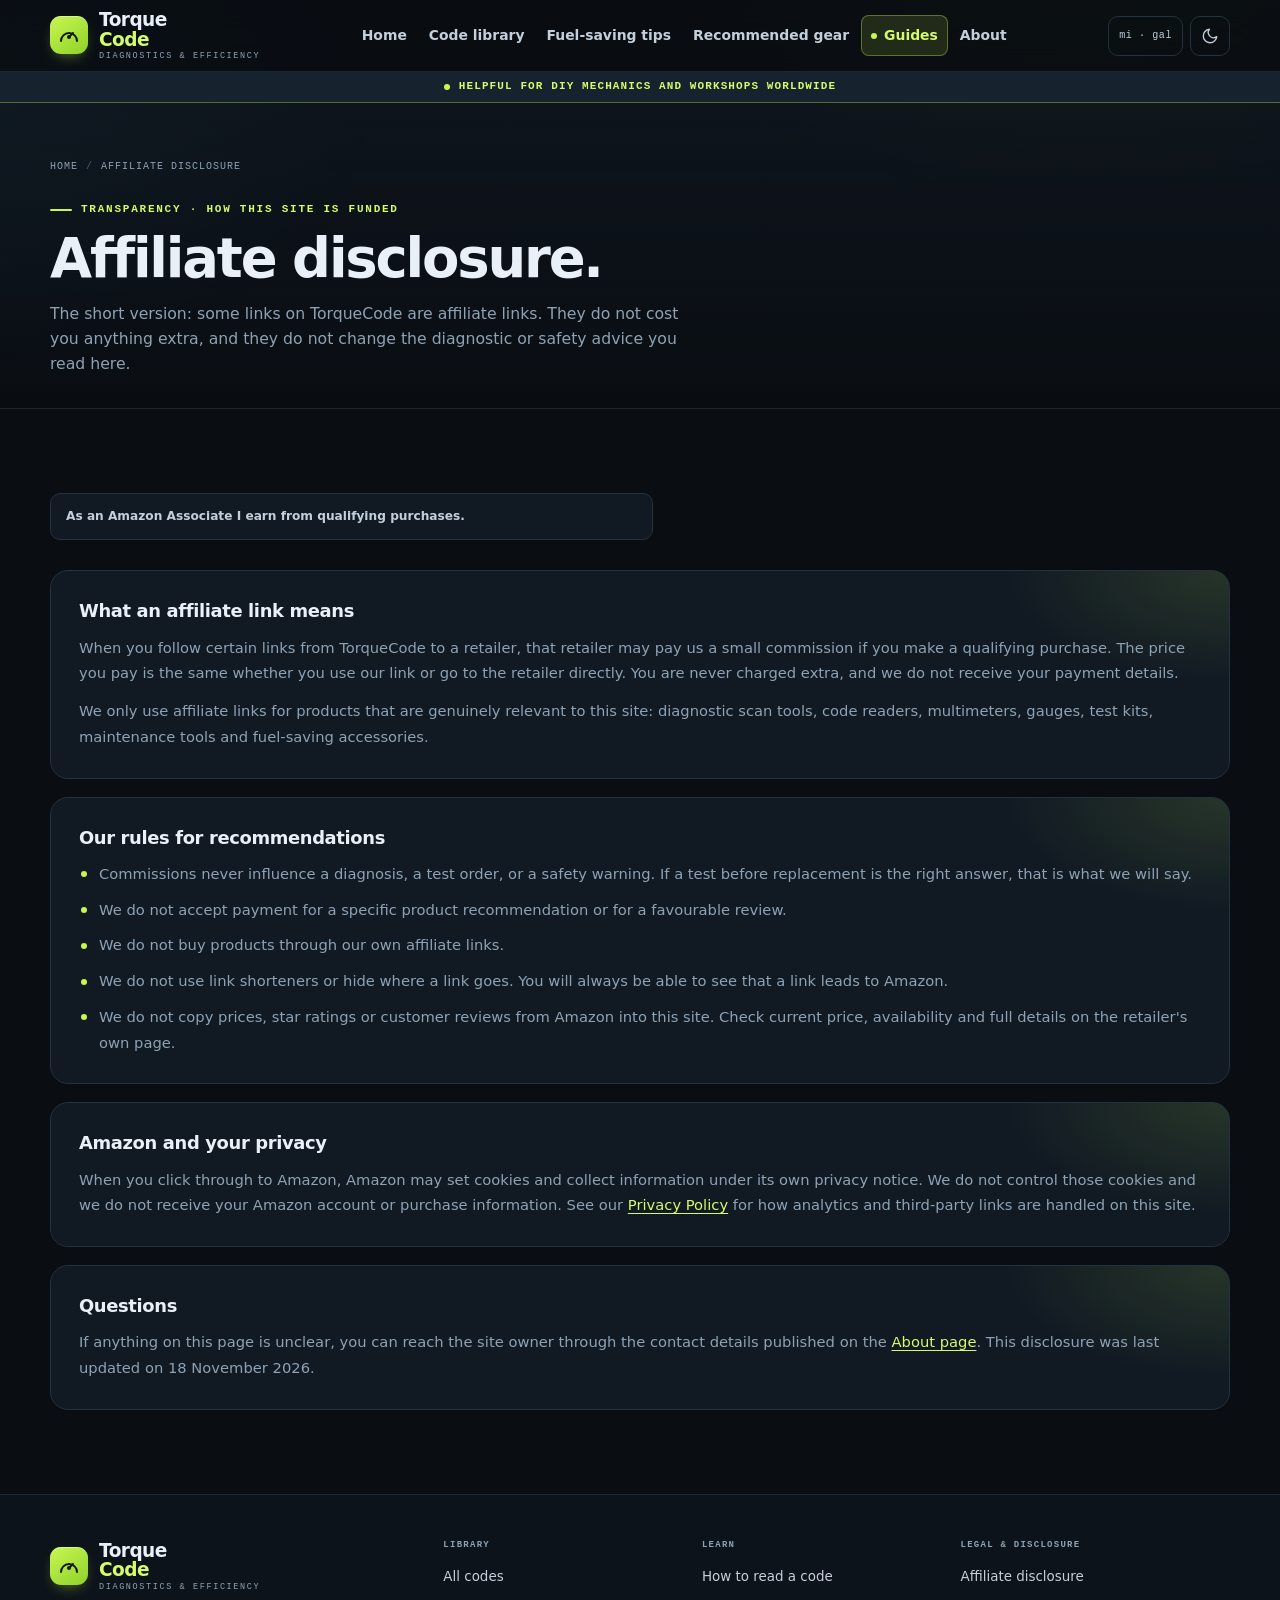
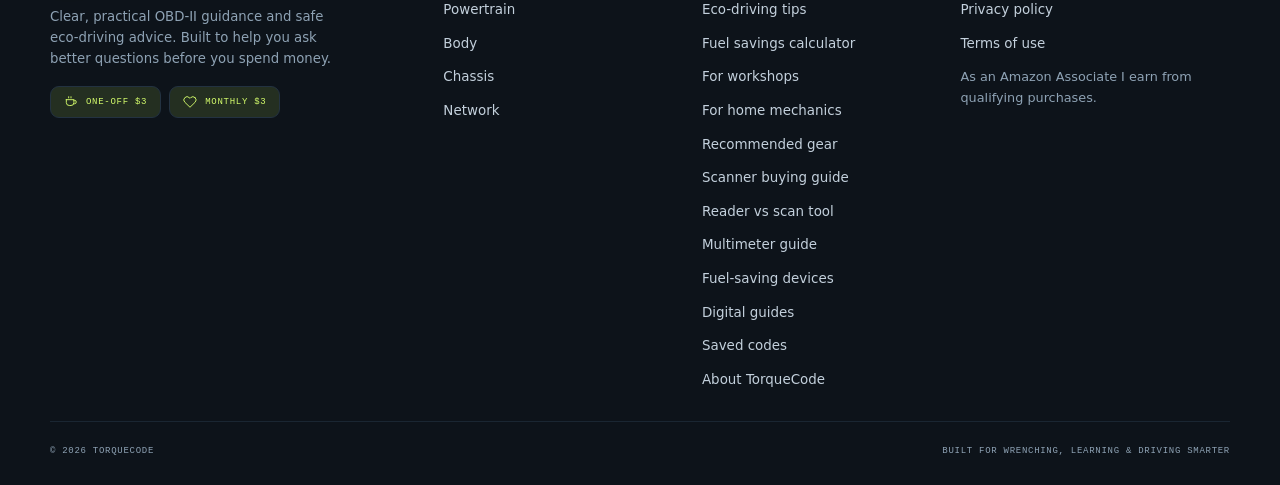
<file: torquecode-site/disclosure.html>
<!DOCTYPE html>
<html lang="en" data-theme="dark">
<head>
  <!-- Google Tag Manager -->
  <script>(function(w,d,s,l,i){w[l]=w[l]||[];w[l].push({'gtm.start':
new Date().getTime(),event:'gtm.js'});var f=d.getElementsByTagName(s)[0],
j=d.createElement(s),dl=l!='dataLayer'?'&l='+l:'';j.async=true;j.src=
'https://www.googletagmanager.com/gtm.js?id='+i+dl;f.parentNode.insertBefore(j,f);
})(window,document,'script','dataLayer','GTM-W3267GGH');</script>
  <!-- End Google Tag Manager -->
  <!-- Google AdSense -->
  <script async src="https://pagead2.googlesyndication.com/pagead/js/adsbygoogle.js?client=ca-pub-1344509312624965"
     crossorigin="anonymous"></script>
  <!-- End Google AdSense -->
  <meta charset="UTF-8">
  <meta name="viewport" content="width=device-width, initial-scale=1">
  <meta name="p:domain_verify" content="5c6b4eb184046a6e4fab791e30e0c824">
  <title>Affiliate Disclosure | TorqueCode</title>
  <meta name="description" content="How TorqueCode uses affiliate links, including our Amazon Associates disclosure, and what it means for the advice you read here.">
  <link rel="canonical" href="https://torquecode.co.za/disclosure.html">
  <link rel="alternate" type="application/rss+xml" title="TorqueCode RSS feed" href="https://torquecode.co.za/feed.xml">
  <meta property="og:type" content="website">
  <meta property="og:site_name" content="TorqueCode">
  <meta property="og:locale" content="en_ZA">
  <meta property="og:title" content="Affiliate Disclosure | TorqueCode">
  <meta property="og:description" content="How TorqueCode uses affiliate links, including our Amazon Associates disclosure, and what it means for the advice you read here.">
  <meta property="og:url" content="https://torquecode.co.za/disclosure.html">
  <meta name="twitter:card" content="summary">
  <meta name="twitter:title" content="Affiliate Disclosure | TorqueCode">
  <meta name="twitter:description" content="How TorqueCode uses affiliate links, including our Amazon Associates disclosure, and what it means for the advice you read here.">
  <meta name="theme-color" content="#0a0e13">
  <link rel="icon" href="favicon.svg" type="image/svg+xml">
  <link rel="stylesheet" href="css/styles.css?v=amazonbuttons20261122">
  <script type="application/ld+json">
  {"@context":"https://schema.org","@graph":[
    {"@type":"Organization","@id":"https://torquecode.co.za/#organization","name":"TorqueCode","url":"https://torquecode.co.za/","logo":"https://torquecode.co.za/favicon.svg"},
    {"@type":"WebPage","@id":"https://torquecode.co.za/disclosure.html#webpage","url":"https://torquecode.co.za/disclosure.html","name":"Affiliate Disclosure","isPartOf":{"@id":"https://torquecode.co.za/#website"},"publisher":{"@id":"https://torquecode.co.za/#organization"}},
    {"@type":"BreadcrumbList","itemListElement":[{"@type":"ListItem","position":1,"name":"Home","item":"https://torquecode.co.za/"},{"@type":"ListItem","position":2,"name":"Affiliate Disclosure","item":"https://torquecode.co.za/disclosure.html"}]}
  ]}
  </script>
  <script>
    (function () {
      try {
        var raw = localStorage.getItem("tc-theme");
        if (raw) {
          var theme = JSON.parse(raw);
          if (theme === "light" || theme === "dark") document.documentElement.setAttribute("data-theme", theme);
        }
      } catch (e) { /* default dark */ }
    })();
  </script>
</head>
<body>
  <!-- Google Tag Manager (noscript) -->
  <noscript><iframe src="https://www.googletagmanager.com/ns.html?id=GTM-W3267GGH"
  height="0" width="0" style="display:none;visibility:hidden"></iframe></noscript>
  <!-- End Google Tag Manager (noscript) -->
  <a class="skip-link" href="#main">Skip to content</a>

  <header class="site-header">
    <div class="container header-inner">
      <a class="brand" href="/">
        <span class="brand-mark" aria-hidden="true">
          <svg viewBox="0 0 24 24" fill="none" stroke="currentColor" stroke-linecap="round" stroke-linejoin="round">
            <path d="M4 18a8 8 0 1 1 16 0"/><path d="m12 14 4-4"/><circle cx="12" cy="14" r="1" fill="currentColor"/>
          </svg>
        </span>
        <span class="brand-name">Torque<span class="accent">Code</span><small>Diagnostics &amp; efficiency</small></span>
      </a>
      <nav class="site-nav" id="site-nav" aria-label="Main navigation">
        <a class="nav-link" href="/">Home</a>
        <a class="nav-link" href="codes.html">Code library</a>
        <a class="nav-link" href="tips.html">Fuel-saving tips</a>
        <a class="nav-link" href="gear.html">Recommended gear</a>
        <a class="nav-link nav-guides" href="digital-products.html"><span class="nav-guides-long">Digital guides</span><span class="nav-guides-short">Guides</span></a>
        <a class="nav-link" href="about.html">About</a>
      </nav>
      <div class="header-actions">
        <button class="units-btn" data-units-toggle type="button" aria-label="mi · gal Switch to kilometres and litres" title="Switch to kilometres and litres">
          <span data-units-label>mi · gal</span>
        </button>
        <button class="icon-btn theme-toggle" data-theme-toggle type="button" aria-label="Switch to light theme" title="Switch theme">
          <svg class="icon moon" viewBox="0 0 24 24" aria-hidden="true"><path d="M21 12.8A9 9 0 1 1 11.2 3 7 7 0 0 0 21 12.8z"/></svg>
          <svg class="icon sun" viewBox="0 0 24 24" aria-hidden="true"><circle cx="12" cy="12" r="4"/><path d="M12 2v2M12 20v2M4.93 4.93l1.42 1.42M17.66 17.66l1.41 1.41M2 12h2M20 12h2M4.93 19.07l1.42-1.42M17.66 6.34l1.41-1.41"/></svg>
        </button>
        <button class="icon-btn menu-btn" data-menu-toggle type="button" aria-label="Open menu" aria-expanded="false" aria-controls="site-nav">
          <svg class="icon" viewBox="0 0 24 24" aria-hidden="true"><path d="M4 7h16M4 12h16M4 17h16"/></svg>
        </button>
      </div>
    </div>
  </header>
  <div class="worldwide-bar">Helpful for DIY mechanics and workshops worldwide</div>

  <main id="main">
    <section class="page-hero">
      <div class="container">
        <nav class="breadcrumb" aria-label="Breadcrumb">
          <a href="/">Home</a><span class="sep">/</span><span>Affiliate disclosure</span>
        </nav>
        <span class="eyebrow">Transparency · how this site is funded</span>
        <h1 class="page-title">Affiliate disclosure.</h1>
        <p class="page-sub">The short version: some links on TorqueCode are affiliate links. They do not cost you anything extra, and they do not change the diagnostic or safety advice you read here.</p>
      </div>
    </section>

    <section class="section">
      <div class="container">
        <div class="disclaimer" style="max-width: 78ch; margin-bottom: 30px;">
          <strong>As an Amazon Associate I earn from qualifying purchases.</strong>
        </div>
        <div class="legal-stack">
          <article class="legal-block">
            <h2>What an affiliate link means</h2>
            <p>When you follow certain links from TorqueCode to a retailer, that retailer may pay us a small commission if you make a qualifying purchase. The price you pay is the same whether you use our link or go to the retailer directly. You are never charged extra, and we do not receive your payment details.</p>
            <p>We only use affiliate links for products that are genuinely relevant to this site: diagnostic scan tools, code readers, multimeters, gauges, test kits, maintenance tools and fuel-saving accessories.</p>
          </article>
          <article class="legal-block">
            <h2>Our rules for recommendations</h2>
            <ul>
              <li>Commissions never influence a diagnosis, a test order, or a safety warning. If a test before replacement is the right answer, that is what we will say.</li>
              <li>We do not accept payment for a specific product recommendation or for a favourable review.</li>
              <li>We do not buy products through our own affiliate links.</li>
              <li>We do not use link shorteners or hide where a link goes. You will always be able to see that a link leads to Amazon.</li>
              <li>We do not copy prices, star ratings or customer reviews from Amazon into this site. Check current price, availability and full details on the retailer's own page.</li>
            </ul>
          </article>
          <article class="legal-block">
            <h2>Amazon and your privacy</h2>
            <p>When you click through to Amazon, Amazon may set cookies and collect information under its own privacy notice. We do not control those cookies and we do not receive your Amazon account or purchase information. See our <a href="privacy.html">Privacy Policy</a> for how analytics and third-party links are handled on this site.</p>
          </article>
          <article class="legal-block">
            <h2>Questions</h2>
            <p>If anything on this page is unclear, you can reach the site owner through the contact details published on the <a href="about.html">About page</a>. This disclosure was last updated on 18 November 2026.</p>
          </article>
        </div>
      </div>
    </section>
  </main>

  <footer class="site-footer">
    <div class="container">
      <div class="footer-grid">
        <div class="footer-brand">
          <a class="brand" href="/">
            <span class="brand-mark" aria-hidden="true">
              <svg viewBox="0 0 24 24" fill="none" stroke="currentColor" stroke-linecap="round" stroke-linejoin="round">
                <path d="M4 18a8 8 0 1 1 16 0"/><path d="m12 14 4-4"/><circle cx="12" cy="14" r="1" fill="currentColor"/>
              </svg>
            </span>
            <span class="brand-name">Torque<span class="accent">Code</span><small>Diagnostics &amp; efficiency</small></span>
          </a>
          <p>Clear, practical OBD-II guidance and safe eco-driving advice. Built to help you ask better questions before you spend money.</p>
          <div class="support-actions">
            <a class="support-btn" href="https://www.patreon.com/torquecode/posts/torquecode-one-3-175774442" target="_blank" rel="noopener noreferrer" title="One-off $3 support - never required to use TorqueCode">
              <svg viewBox="0 0 24 24" fill="none" stroke="currentColor" stroke-width="1.6" stroke-linecap="round" stroke-linejoin="round" aria-hidden="true"><path d="M4 8h13v5a5 5 0 0 1-5 5H9a5 5 0 0 1-5-5V8z"/><path d="M17 9h1a3 3 0 0 1 0 6h-1"/><path d="M8 3v2M12 3v2"/></svg>
              One-off $3
            </a>
            <a class="support-btn" href="https://www.patreon.com/join/torquecode" target="_blank" rel="noopener noreferrer" title="$3 per month - never required to use TorqueCode">
              <svg viewBox="0 0 24 24" fill="none" stroke="currentColor" stroke-width="1.6" stroke-linecap="round" stroke-linejoin="round" aria-hidden="true"><path d="M20.8 4.6a5.5 5.5 0 0 0-7.8 0L12 5.7l-1.1-1.1a5.5 5.5 0 0 0-7.8 7.8L12 21l8.8-8.6a5.5 5.5 0 0 0 0-7.8z"/></svg>
              Monthly $3
            </a>
          </div>
        </div>
        <div class="footer-col">
          <h3>Library</h3>
          <ul>
            <li><a href="codes.html">All codes</a></li>
            <li><a href="codes.html?system=P">Powertrain</a></li>
            <li><a href="codes.html?system=B">Body</a></li>
            <li><a href="codes.html?system=C">Chassis</a></li>
            <li><a href="codes.html?system=U">Network</a></li>
          </ul>
        </div>
        <div class="footer-col">
          <h3>Learn</h3>
          <ul>
            <li><a href="/#anatomy">How to read a code</a></li>
            <li><a href="tips.html">Eco-driving tips</a></li>
            <li><a href="tips.html#calculator">Fuel savings calculator</a></li>
            <li><a href="for-workshops.html">For workshops</a></li>
            <li><a href="for-home-mechanics.html">For home mechanics</a></li>
            <li><a href="gear.html">Recommended gear</a></li>
            <li><a href="scanner-buying-guide.html">Scanner buying guide</a></li>
            <li><a href="code-reader-vs-scanner.html">Reader vs scan tool</a></li>
            <li><a href="multimeter-buying-guide.html">Multimeter guide</a></li>
            <li><a href="fuel-saving-devices.html">Fuel-saving devices</a></li>
            <li><a href="digital-products.html">Digital guides</a></li>
            <li><a href="codes.html?view=saved">Saved codes</a></li>
            <li><a href="about.html">About TorqueCode</a></li>
          </ul>
        </div>
        <div class="footer-col">
          <h3>Legal &amp; disclosure</h3>
          <ul>
            <li><a href="disclosure.html">Affiliate disclosure</a></li>
            <li><a href="privacy.html">Privacy policy</a></li>
            <li><a href="terms.html">Terms of use</a></li>
          </ul>
          <p class="footer-note" style="margin-top:12px;">As an Amazon Associate I earn from qualifying purchases.</p>
        </div>
      </div>
      <div class="footer-bottom">
        <span>© <span data-year>2026</span> TorqueCode</span>
        <span>Built for wrenching, learning &amp; driving smarter</span>
      </div>
    </div>
  </footer>

  <script src="js/data-codes.js"></script>
  <script src="js/data-codes-extra.js"></script>
  <script src="js/data-tips.js"></script>
  <script src="js/common.js"></script>
  <script src="js/app.js"></script>
</body>
</html>
</file>
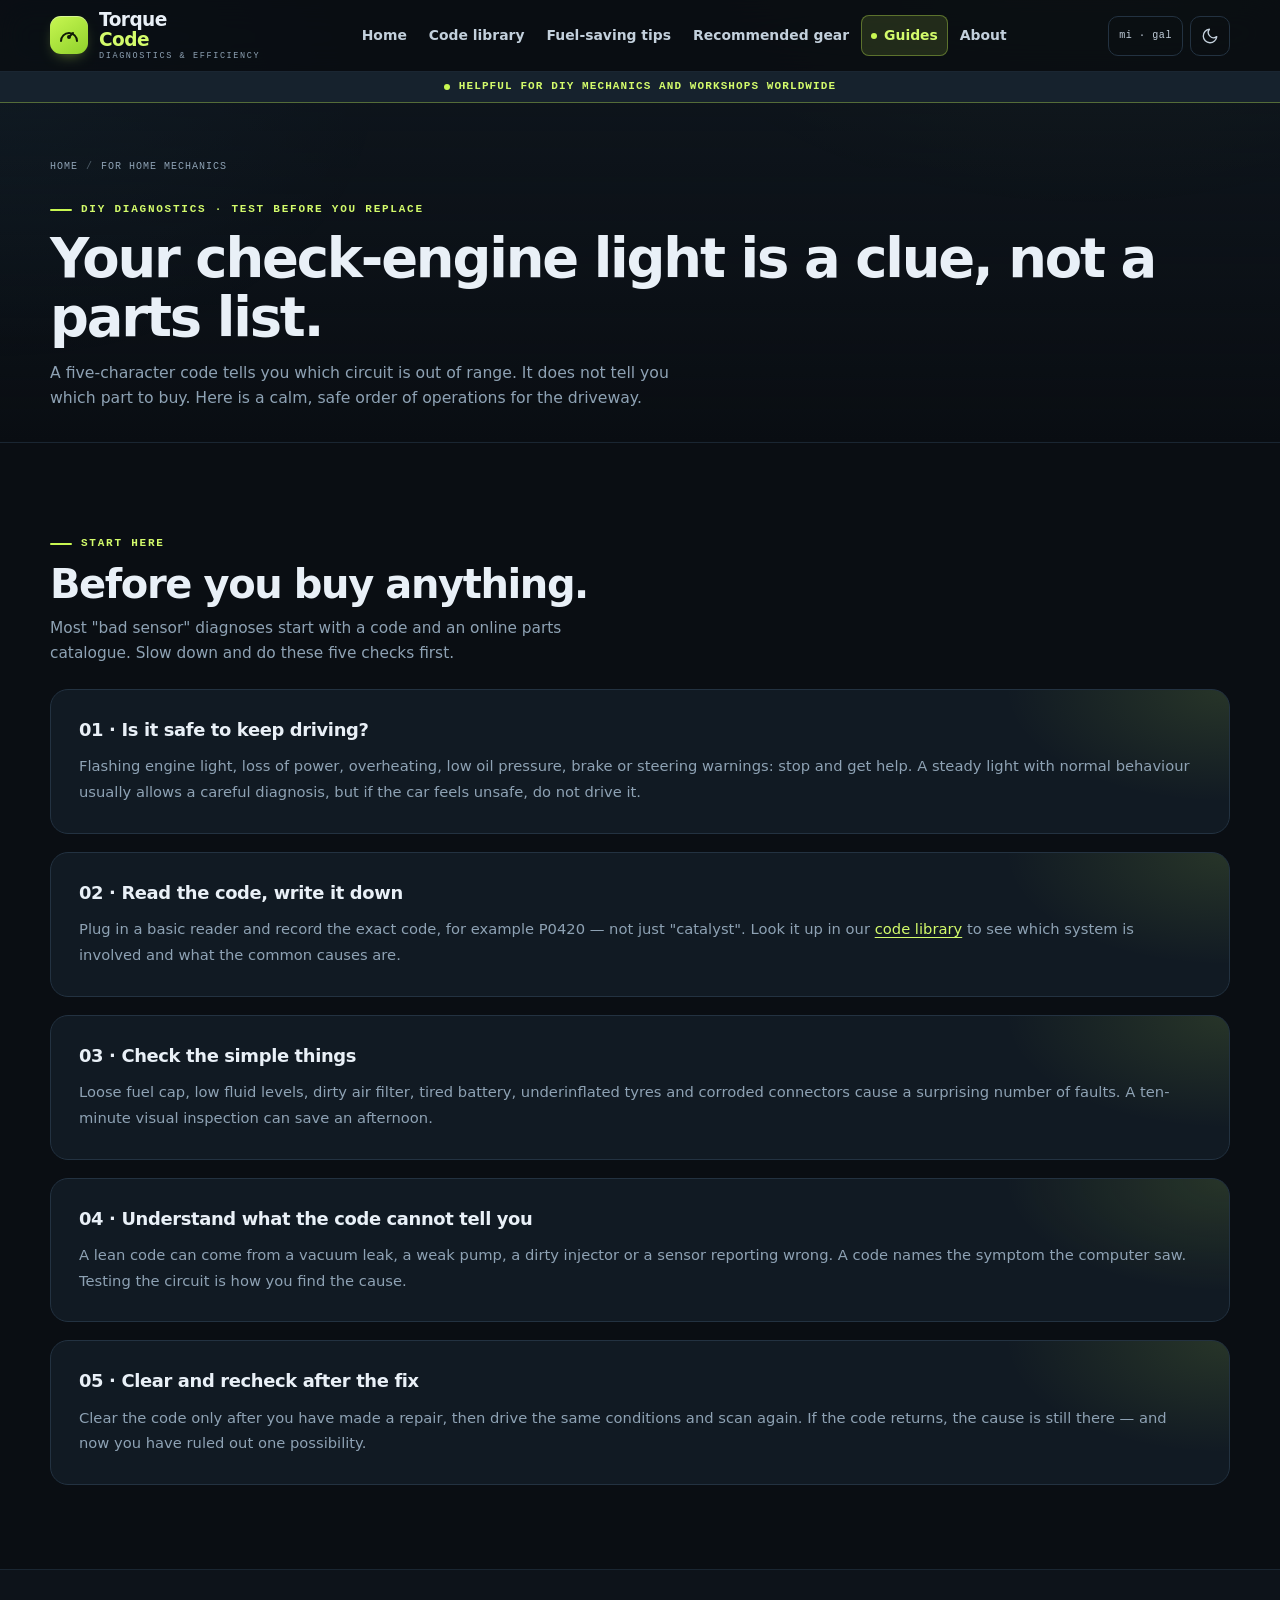
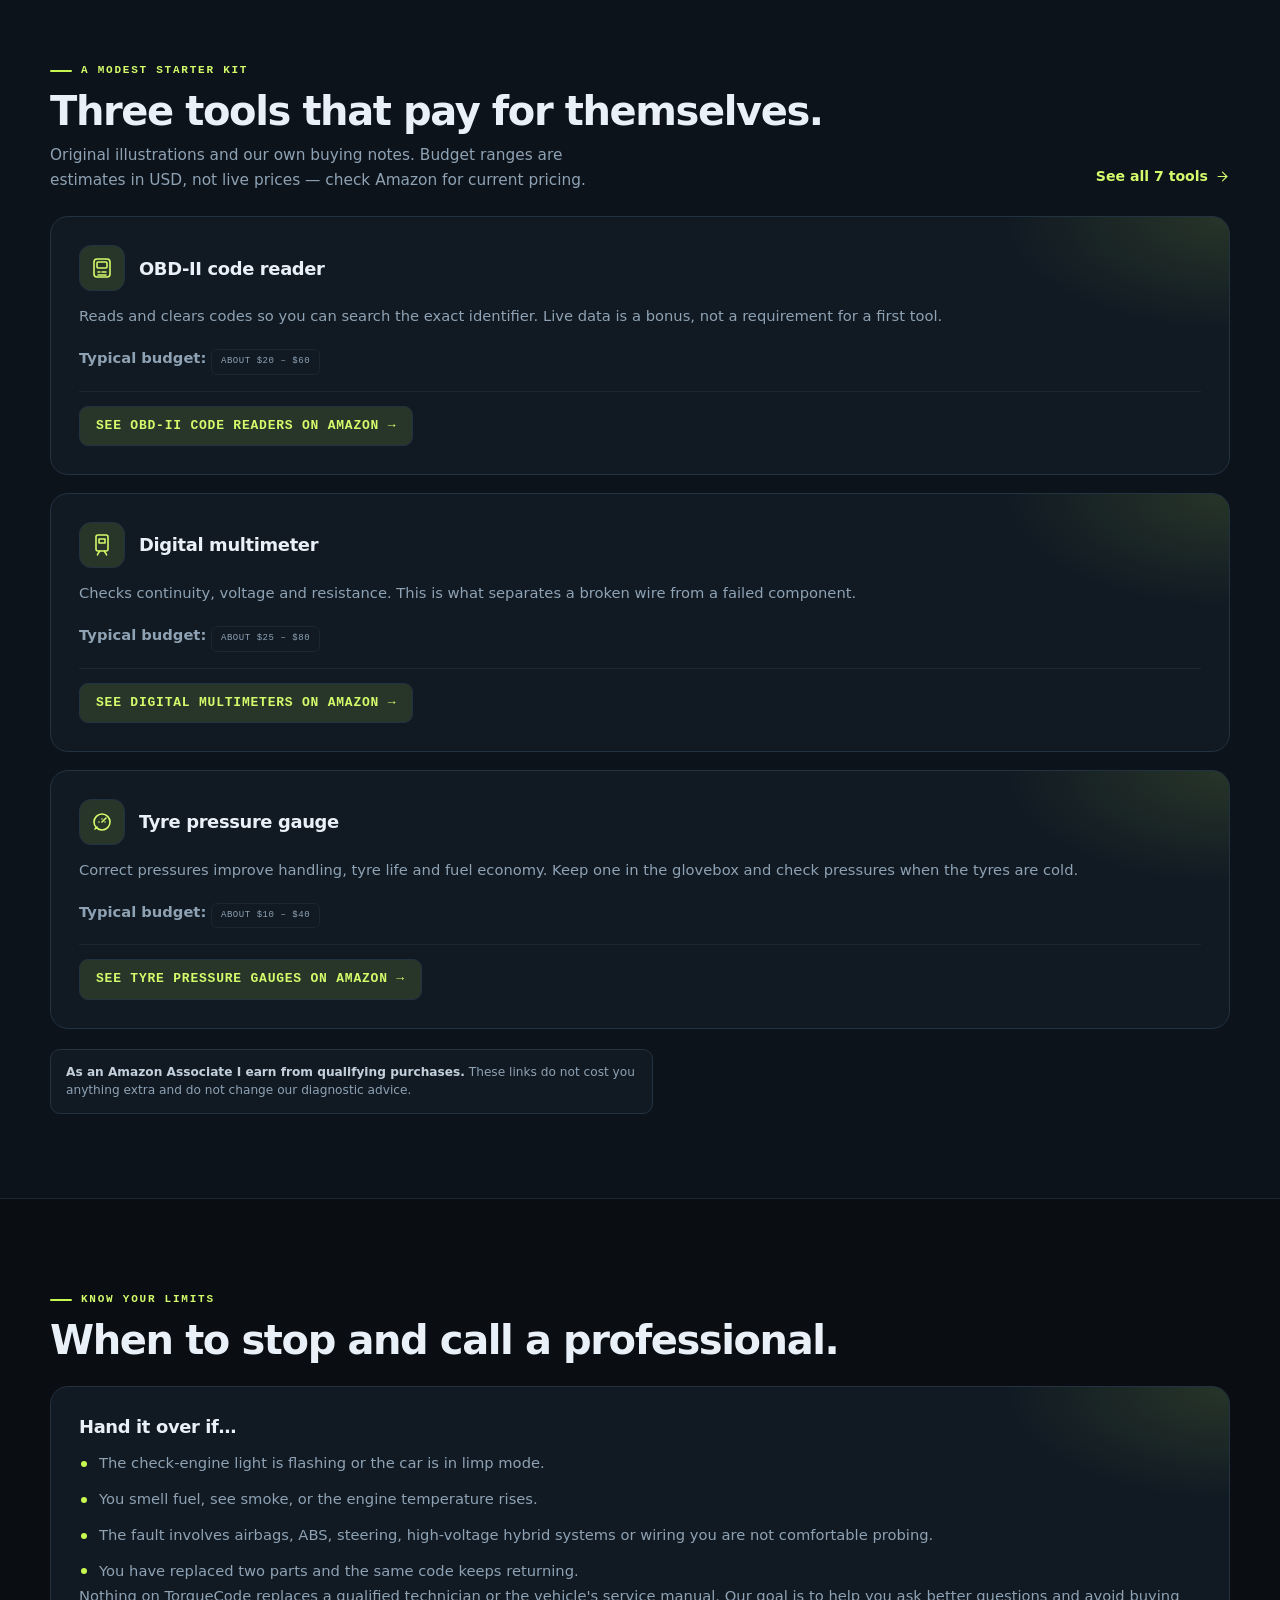
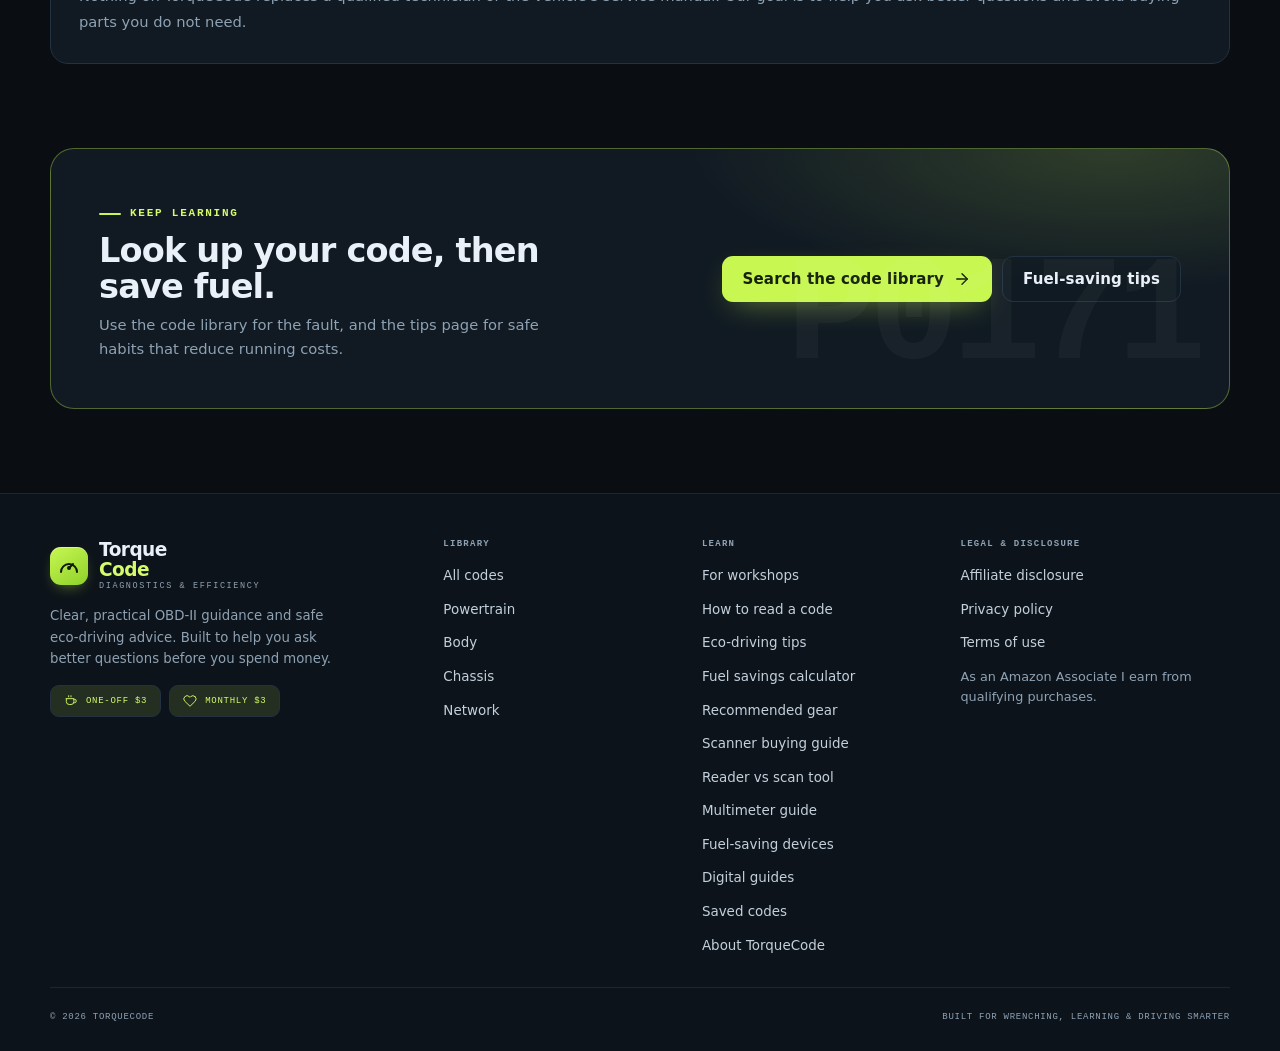
<file: torquecode-site/for-home-mechanics.html>
<!DOCTYPE html>
<html lang="en" data-theme="dark">
<head>
  <!-- Google Tag Manager -->
  <script>(function(w,d,s,l,i){w[l]=w[l]||[];w[l].push({'gtm.start':
new Date().getTime(),event:'gtm.js'});var f=d.getElementsByTagName(s)[0],
j=d.createElement(s),dl=l!='dataLayer'?'&l='+l:'';j.async=true;j.src=
'https://www.googletagmanager.com/gtm.js?id='+i+dl;f.parentNode.insertBefore(j,f);
})(window,document,'script','dataLayer','GTM-W3267GGH');</script>
  <!-- End Google Tag Manager -->
  <!-- Google AdSense -->
  <script async src="https://pagead2.googlesyndication.com/pagead/js/adsbygoogle.js?client=ca-pub-1344509312624965"
     crossorigin="anonymous"></script>
  <!-- End Google AdSense -->
  <meta charset="UTF-8">
  <meta name="viewport" content="width=device-width, initial-scale=1">
  <meta name="p:domain_verify" content="5c6b4eb184046a6e4fab791e30e0c824">
  <title>DIY OBD-II Diagnostics for Home Mechanics | TorqueCode</title>
  <meta name="description" content="A practical guide for home mechanics: what an OBD-II code really tells you, a simple diagnostic order before buying parts, a basic DIY tool list, and when to stop and call a professional.">
  <link rel="canonical" href="https://torquecode.co.za/for-home-mechanics.html">
  <link rel="alternate" type="application/rss+xml" title="TorqueCode RSS feed" href="https://torquecode.co.za/feed.xml">
  <meta property="og:type" content="website">
  <meta property="og:site_name" content="TorqueCode">
  <meta property="og:locale" content="en_ZA">
  <meta property="og:title" content="DIY OBD-II Diagnostics for Home Mechanics | TorqueCode">
  <meta property="og:description" content="What an OBD-II code really tells you, a simple diagnostic order before buying parts, a basic DIY tool list, and when to call a professional.">
  <meta property="og:url" content="https://torquecode.co.za/for-home-mechanics.html">
  <meta name="twitter:card" content="summary">
  <meta name="twitter:title" content="DIY OBD-II Diagnostics for Home Mechanics | TorqueCode">
  <meta name="twitter:description" content="What an OBD-II code really tells you, a simple diagnostic order before buying parts, a basic DIY tool list, and when to call a professional.">
  <meta name="theme-color" content="#0a0e13">
  <link rel="icon" href="favicon.svg" type="image/svg+xml">
  <link rel="stylesheet" href="css/styles.css?v=amazonbuttons20261122">
  <script type="application/ld+json">
  {"@context":"https://schema.org","@graph":[
    {"@type":"Organization","@id":"https://torquecode.co.za/#organization","name":"TorqueCode","url":"https://torquecode.co.za/","logo":"https://torquecode.co.za/favicon.svg"},
    {"@type":"WebPage","@id":"https://torquecode.co.za/for-home-mechanics.html#webpage","url":"https://torquecode.co.za/for-home-mechanics.html","name":"DIY OBD-II Diagnostics for Home Mechanics","isPartOf":{"@id":"https://torquecode.co.za/#website"},"publisher":{"@id":"https://torquecode.co.za/#organization"}},
    {"@type":"BreadcrumbList","itemListElement":[{"@type":"ListItem","position":1,"name":"Home","item":"https://torquecode.co.za/"},{"@type":"ListItem","position":2,"name":"For home mechanics","item":"https://torquecode.co.za/for-home-mechanics.html"}]}
  ]}
  </script>
  <script>
    (function () {
      try {
        var raw = localStorage.getItem("tc-theme");
        if (raw) {
          var theme = JSON.parse(raw);
          if (theme === "light" || theme === "dark") document.documentElement.setAttribute("data-theme", theme);
        }
      } catch (e) { /* default dark */ }
    })();
  </script>
</head>
<body>
  <!-- Google Tag Manager (noscript) -->
  <noscript><iframe src="https://www.googletagmanager.com/ns.html?id=GTM-W3267GGH"
  height="0" width="0" style="display:none;visibility:hidden"></iframe></noscript>
  <!-- End Google Tag Manager (noscript) -->
  <a class="skip-link" href="#main">Skip to content</a>

  <header class="site-header">
    <div class="container header-inner">
      <a class="brand" href="/">
        <span class="brand-mark" aria-hidden="true">
          <svg viewBox="0 0 24 24" fill="none" stroke="currentColor" stroke-linecap="round" stroke-linejoin="round">
            <path d="M4 18a8 8 0 1 1 16 0"/><path d="m12 14 4-4"/><circle cx="12" cy="14" r="1" fill="currentColor"/>
          </svg>
        </span>
        <span class="brand-name">Torque<span class="accent">Code</span><small>Diagnostics &amp; efficiency</small></span>
      </a>
      <nav class="site-nav" id="site-nav" aria-label="Main navigation">
        <a class="nav-link" href="/">Home</a>
        <a class="nav-link" href="codes.html">Code library</a>
        <a class="nav-link" href="tips.html">Fuel-saving tips</a>
        <a class="nav-link" href="gear.html">Recommended gear</a>
        <a class="nav-link nav-guides" href="digital-products.html"><span class="nav-guides-long">Digital guides</span><span class="nav-guides-short">Guides</span></a>
        <a class="nav-link" href="about.html">About</a>
      </nav>
      <div class="header-actions">
        <button class="units-btn" data-units-toggle type="button" aria-label="mi · gal Switch to kilometres and litres" title="Switch to kilometres and litres">
          <span data-units-label>mi · gal</span>
        </button>
        <button class="icon-btn theme-toggle" data-theme-toggle type="button" aria-label="Switch to light theme" title="Switch theme">
          <svg class="icon moon" viewBox="0 0 24 24" aria-hidden="true"><path d="M21 12.8A9 9 0 1 1 11.2 3 7 7 0 0 0 21 12.8z"/></svg>
          <svg class="icon sun" viewBox="0 0 24 24" aria-hidden="true"><circle cx="12" cy="12" r="4"/><path d="M12 2v2M12 20v2M4.93 4.93l1.42 1.42M17.66 17.66l1.41 1.41M2 12h2M20 12h2M4.93 19.07l1.42-1.42M17.66 6.34l1.41-1.41"/></svg>
        </button>
        <button class="icon-btn menu-btn" data-menu-toggle type="button" aria-label="Open menu" aria-expanded="false" aria-controls="site-nav">
          <svg class="icon" viewBox="0 0 24 24" aria-hidden="true"><path d="M4 7h16M4 12h16M4 17h16"/></svg>
        </button>
      </div>
    </div>
  </header>
  <div class="worldwide-bar">Helpful for DIY mechanics and workshops worldwide</div>

  <main id="main">
    <section class="page-hero">
      <div class="container">
        <nav class="breadcrumb" aria-label="Breadcrumb">
          <a href="/">Home</a><span class="sep">/</span><span>For home mechanics</span>
        </nav>
        <span class="eyebrow">DIY diagnostics · test before you replace</span>
        <h1 class="page-title">Your check-engine light is a clue, not a parts list.</h1>
        <p class="page-sub">A five-character code tells you which circuit is out of range. It does not tell you which part to buy. Here is a calm, safe order of operations for the driveway.</p>
      </div>
    </section>

    <section class="section">
      <div class="container">
        <div class="section-head" style="margin-bottom:24px;">
          <div>
            <span class="eyebrow">Start here</span>
            <h2 class="section-title">Before you buy anything.</h2>
            <p class="section-sub">Most "bad sensor" diagnoses start with a code and an online parts catalogue. Slow down and do these five checks first.</p>
          </div>
        </div>
        <div class="legal-stack">
          <article class="legal-block">
            <h2>01 · Is it safe to keep driving?</h2>
            <p>Flashing engine light, loss of power, overheating, low oil pressure, brake or steering warnings: stop and get help. A steady light with normal behaviour usually allows a careful diagnosis, but if the car feels unsafe, do not drive it.</p>
          </article>
          <article class="legal-block">
            <h2>02 · Read the code, write it down</h2>
            <p>Plug in a basic reader and record the exact code, for example P0420 — not just "catalyst". Look it up in our <a href="codes.html">code library</a> to see which system is involved and what the common causes are.</p>
          </article>
          <article class="legal-block">
            <h2>03 · Check the simple things</h2>
            <p>Loose fuel cap, low fluid levels, dirty air filter, tired battery, underinflated tyres and corroded connectors cause a surprising number of faults. A ten-minute visual inspection can save an afternoon.</p>
          </article>
          <article class="legal-block">
            <h2>04 · Understand what the code cannot tell you</h2>
            <p>A lean code can come from a vacuum leak, a weak pump, a dirty injector or a sensor reporting wrong. A code names the symptom the computer saw. Testing the circuit is how you find the cause.</p>
          </article>
          <article class="legal-block">
            <h2>05 · Clear and recheck after the fix</h2>
            <p>Clear the code only after you have made a repair, then drive the same conditions and scan again. If the code returns, the cause is still there — and now you have ruled out one possibility.</p>
          </article>
        </div>
      </div>
    </section>

    <section class="section" style="background: var(--bg-soft); border-block: 1px solid var(--line-soft);">
      <div class="container">
        <div class="section-head" style="margin-bottom:24px;">
          <div>
            <span class="eyebrow">A modest starter kit</span>
            <h2 class="section-title">Three tools that pay for themselves.</h2>
            <p class="section-sub">Original illustrations and our own buying notes. Budget ranges are estimates in USD, not live prices — check Amazon for current pricing.</p>
          </div>
          <a class="link-arrow" href="gear.html">See all 7 tools <svg class="icon" viewBox="0 0 24 24" aria-hidden="true"><path d="M5 12h14"/><path d="m12 5 7 7-7 7"/></svg></a>
        </div>
        <div class="legal-stack">
          <article class="legal-block">
            <div class="gear-block-head">
              <span class="gear-icon" aria-hidden="true"><svg viewBox="0 0 24 24" fill="none" stroke="currentColor" stroke-width="1.6" stroke-linecap="round" stroke-linejoin="round"><rect x="4" y="3" width="16" height="18" rx="3"/><rect x="7" y="6" width="10" height="6" rx="1"/><path d="M8 16h2M12 16h4M8 19h8"/></svg></span>
              <h2><a href="https://www.amazon.com/s?k=obd2+code+reader&amp;tag=torque47-20" target="_blank" rel="sponsored noopener noreferrer">OBD-II code reader</a></h2>
            </div>
            <p>Reads and clears codes so you can search the exact identifier. Live data is a bonus, not a requirement for a first tool.</p>
            <p><strong>Typical budget:</strong> <span class="gear-budget">about $20 – $60</span></p>
            <p class="gear-link"><a href="https://www.amazon.com/s?k=obd2+code+reader&amp;tag=torque47-20" target="_blank" rel="sponsored noopener noreferrer">See OBD-II code readers on Amazon →</a></p>
          </article>
          <article class="legal-block">
            <div class="gear-block-head">
              <span class="gear-icon" aria-hidden="true"><svg viewBox="0 0 24 24" fill="none" stroke="currentColor" stroke-width="1.6" stroke-linecap="round" stroke-linejoin="round"><rect x="6" y="2" width="12" height="16" rx="2"/><path d="M9 6h6v4H9z"/><path d="M9.5 18c0 2-2 2-2 4M14.5 18c0 2 2 2 2 4"/></svg></span>
              <h2><a href="https://www.amazon.com/s?k=digital+multimeter+automotive&amp;tag=torque47-20" target="_blank" rel="sponsored noopener noreferrer">Digital multimeter</a></h2>
            </div>
            <p>Checks continuity, voltage and resistance. This is what separates a broken wire from a failed component.</p>
            <p><strong>Typical budget:</strong> <span class="gear-budget">about $25 – $80</span></p>
            <p class="gear-link"><a href="https://www.amazon.com/s?k=digital+multimeter+automotive&amp;tag=torque47-20" target="_blank" rel="sponsored noopener noreferrer">See digital multimeters on Amazon →</a></p>
          </article>
          <article class="legal-block">
            <div class="gear-block-head">
              <span class="gear-icon" aria-hidden="true"><svg viewBox="0 0 24 24" fill="none" stroke="currentColor" stroke-width="1.6" stroke-linecap="round" stroke-linejoin="round"><circle cx="12" cy="12" r="8"/><path d="M12 12l4-4"/><path d="M7 17l-2 2"/><path d="M9 12h.01M15 12h.01M12 9h.01"/></svg></span>
              <h2><a href="https://www.amazon.com/s?k=tire+pressure+gauge&amp;tag=torque47-20" target="_blank" rel="sponsored noopener noreferrer">Tyre pressure gauge</a></h2>
            </div>
            <p>Correct pressures improve handling, tyre life and fuel economy. Keep one in the glovebox and check pressures when the tyres are cold.</p>
            <p><strong>Typical budget:</strong> <span class="gear-budget">about $10 – $40</span></p>
            <p class="gear-link"><a href="https://www.amazon.com/s?k=tire+pressure+gauge&amp;tag=torque47-20" target="_blank" rel="sponsored noopener noreferrer">See tyre pressure gauges on Amazon →</a></p>
          </article>
        </div>
        <p class="disclaimer" style="max-width: 78ch; margin-top: 20px;">
          <strong>As an Amazon Associate I earn from qualifying purchases.</strong> These links do not cost you anything extra and do not change our diagnostic advice.
        </p>
      </div>
    </section>

    <section class="section">
      <div class="container">
        <div class="section-head" style="margin-bottom:24px;">
          <div>
            <span class="eyebrow">Know your limits</span>
            <h2 class="section-title">When to stop and call a professional.</h2>
          </div>
        </div>
        <div class="legal-stack">
          <article class="legal-block">
            <h2>Hand it over if…</h2>
            <ul>
              <li>The check-engine light is flashing or the car is in limp mode.</li>
              <li>You smell fuel, see smoke, or the engine temperature rises.</li>
              <li>The fault involves airbags, ABS, steering, high-voltage hybrid systems or wiring you are not comfortable probing.</li>
              <li>You have replaced two parts and the same code keeps returning.</li>
            </ul>
            <p>Nothing on TorqueCode replaces a qualified technician or the vehicle's service manual. Our goal is to help you ask better questions and avoid buying parts you do not need.</p>
          </article>
        </div>
      </div>
    </section>

    <section class="section" style="padding-top: 0;">
      <div class="container">
        <div class="cta-band reveal">
          <div>
            <span class="eyebrow">Keep learning</span>
            <h2 style="margin-top: 10px;">Look up your code, then save fuel.</h2>
            <p>Use the code library for the fault, and the tips page for safe habits that reduce running costs.</p>
          </div>
          <div style="display: flex; gap: 10px; flex-wrap: wrap;">
            <a class="btn btn-primary" href="codes.html">Search the code library <svg class="icon" viewBox="0 0 24 24" aria-hidden="true"><path d="M5 12h14"/><path d="m12 5 7 7-7 7"/></svg></a>
            <a class="btn btn-ghost" href="tips.html">Fuel-saving tips</a>
          </div>
        </div>
      </div>
    </section>
  </main>

  <footer class="site-footer">
    <div class="container">
      <div class="footer-grid">
        <div class="footer-brand">
          <a class="brand" href="/">
            <span class="brand-mark" aria-hidden="true">
              <svg viewBox="0 0 24 24" fill="none" stroke="currentColor" stroke-linecap="round" stroke-linejoin="round">
                <path d="M4 18a8 8 0 1 1 16 0"/><path d="m12 14 4-4"/><circle cx="12" cy="14" r="1" fill="currentColor"/>
              </svg>
            </span>
            <span class="brand-name">Torque<span class="accent">Code</span><small>Diagnostics &amp; efficiency</small></span>
          </a>
          <p>Clear, practical OBD-II guidance and safe eco-driving advice. Built to help you ask better questions before you spend money.</p>
          <div class="support-actions">
            <a class="support-btn" href="https://www.patreon.com/torquecode/posts/torquecode-one-3-175774442" target="_blank" rel="noopener noreferrer" title="One-off $3 support - never required to use TorqueCode">
              <svg viewBox="0 0 24 24" fill="none" stroke="currentColor" stroke-width="1.6" stroke-linecap="round" stroke-linejoin="round" aria-hidden="true"><path d="M4 8h13v5a5 5 0 0 1-5 5H9a5 5 0 0 1-5-5V8z"/><path d="M17 9h1a3 3 0 0 1 0 6h-1"/><path d="M8 3v2M12 3v2"/></svg>
              One-off $3
            </a>
            <a class="support-btn" href="https://www.patreon.com/join/torquecode" target="_blank" rel="noopener noreferrer" title="$3 per month - never required to use TorqueCode">
              <svg viewBox="0 0 24 24" fill="none" stroke="currentColor" stroke-width="1.6" stroke-linecap="round" stroke-linejoin="round" aria-hidden="true"><path d="M20.8 4.6a5.5 5.5 0 0 0-7.8 0L12 5.7l-1.1-1.1a5.5 5.5 0 0 0-7.8 7.8L12 21l8.8-8.6a5.5 5.5 0 0 0 0-7.8z"/></svg>
              Monthly $3
            </a>
          </div>
        </div>
        <div class="footer-col">
          <h3>Library</h3>
          <ul>
            <li><a href="codes.html">All codes</a></li>
            <li><a href="codes.html?system=P">Powertrain</a></li>
            <li><a href="codes.html?system=B">Body</a></li>
            <li><a href="codes.html?system=C">Chassis</a></li>
            <li><a href="codes.html?system=U">Network</a></li>
          </ul>
        </div>
        <div class="footer-col">
          <h3>Learn</h3>
          <ul>
            <li><a href="for-workshops.html">For workshops</a></li>
            <li><a href="/#anatomy">How to read a code</a></li>
            <li><a href="tips.html">Eco-driving tips</a></li>
            <li><a href="tips.html#calculator">Fuel savings calculator</a></li>
            <li><a href="gear.html">Recommended gear</a></li>
            <li><a href="scanner-buying-guide.html">Scanner buying guide</a></li>
            <li><a href="code-reader-vs-scanner.html">Reader vs scan tool</a></li>
            <li><a href="multimeter-buying-guide.html">Multimeter guide</a></li>
            <li><a href="fuel-saving-devices.html">Fuel-saving devices</a></li>
            <li><a href="digital-products.html">Digital guides</a></li>
            <li><a href="codes.html?view=saved">Saved codes</a></li>
            <li><a href="about.html">About TorqueCode</a></li>
          </ul>
        </div>
        <div class="footer-col">
          <h3>Legal &amp; disclosure</h3>
          <ul>
            <li><a href="disclosure.html">Affiliate disclosure</a></li>
            <li><a href="privacy.html">Privacy policy</a></li>
            <li><a href="terms.html">Terms of use</a></li>
          </ul>
          <p class="footer-note" style="margin-top:12px;">As an Amazon Associate I earn from qualifying purchases.</p>
        </div>
      </div>
      <div class="footer-bottom">
        <span>© <span data-year>2026</span> TorqueCode</span>
        <span>Built for wrenching, learning &amp; driving smarter</span>
      </div>
    </div>
  </footer>

  <script src="js/data-codes.js"></script>
  <script src="js/data-codes-extra.js"></script>
  <script src="js/data-tips.js"></script>
  <script src="js/common.js"></script>
  <script src="js/app.js"></script>
</body>
</html>
</file>
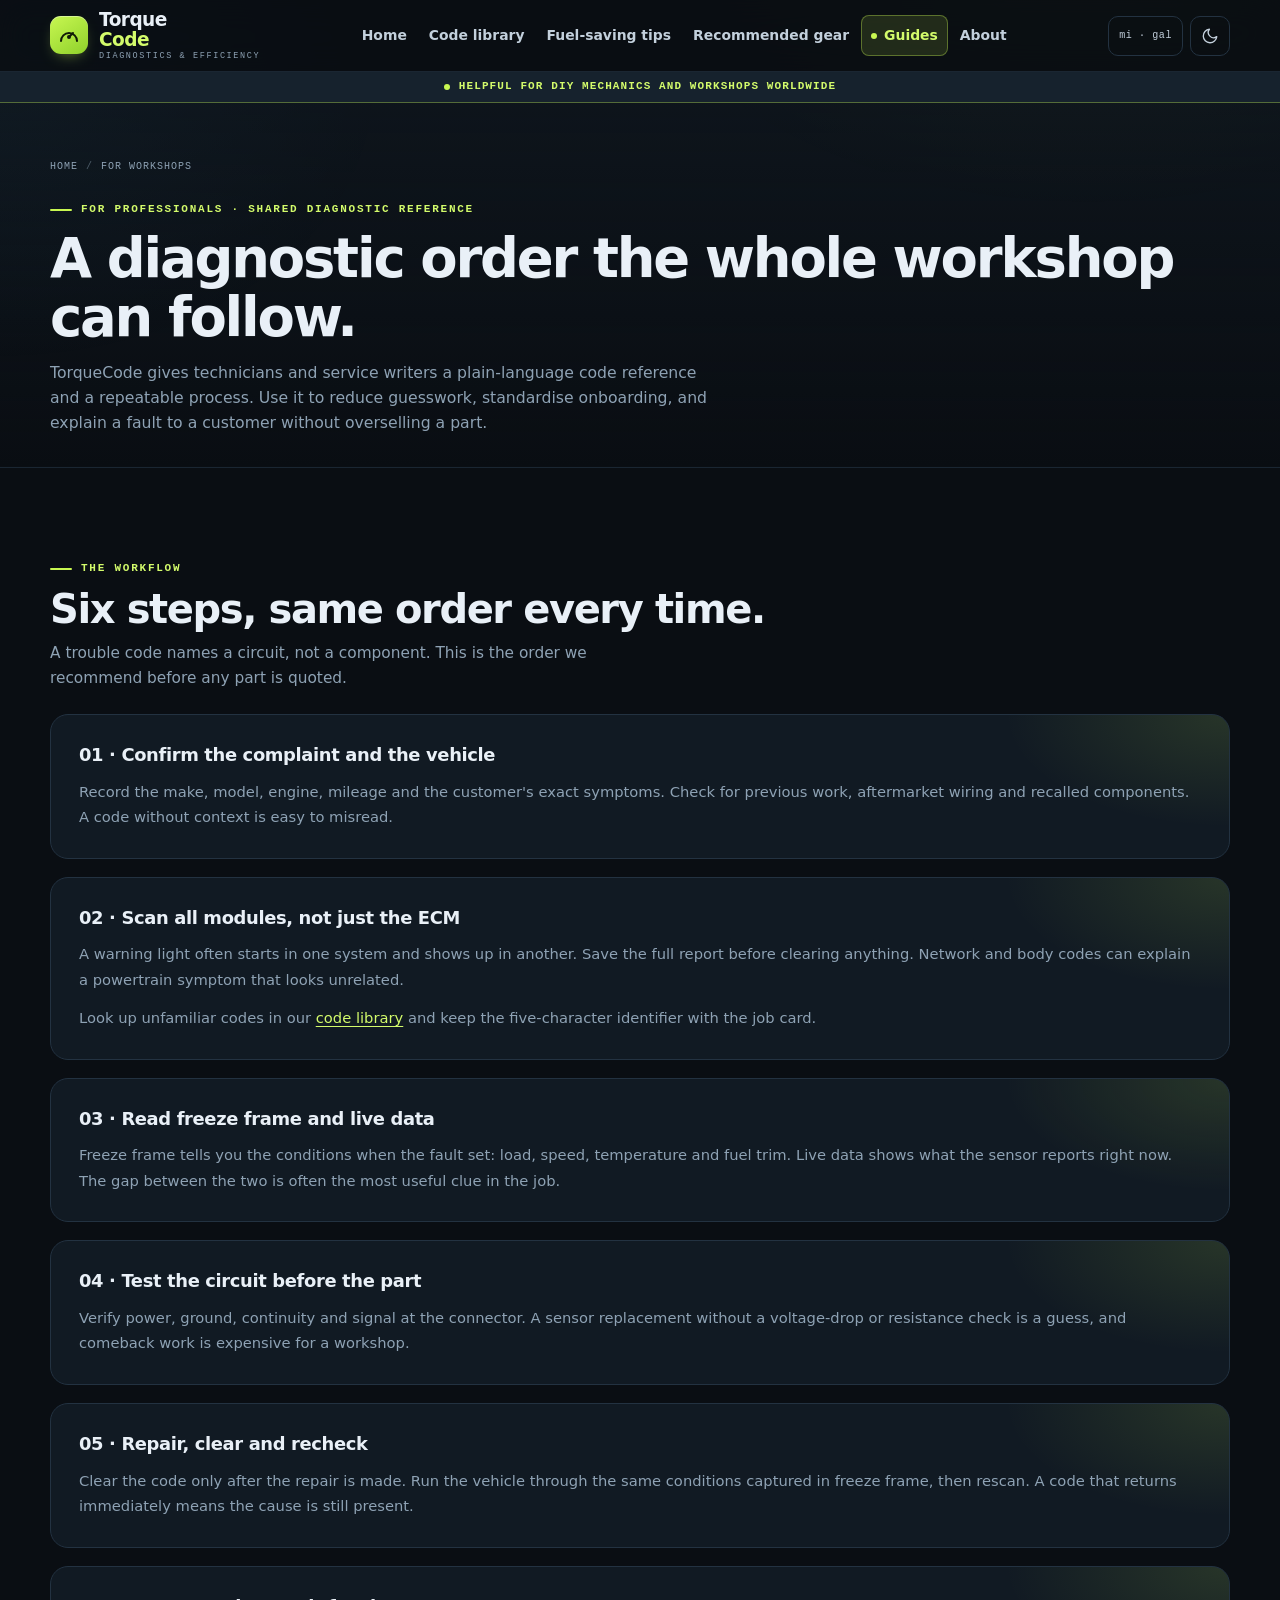
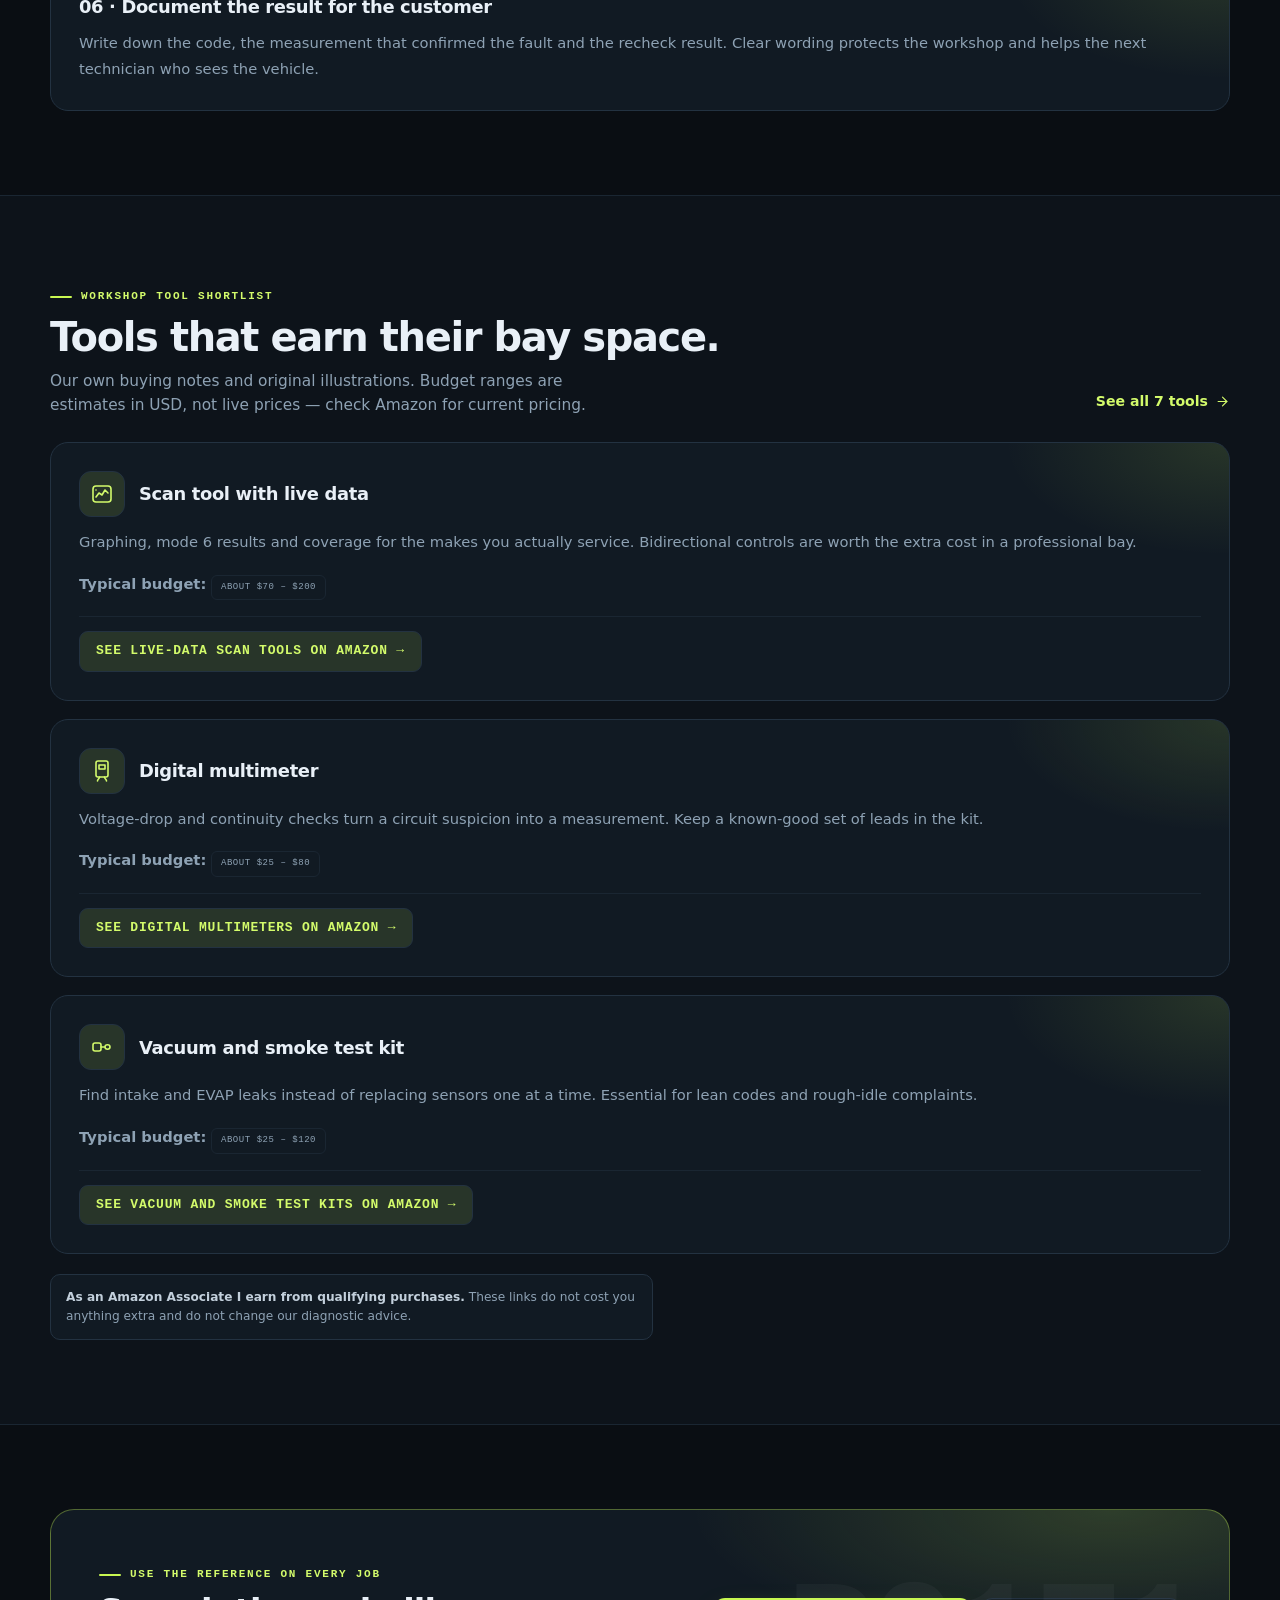
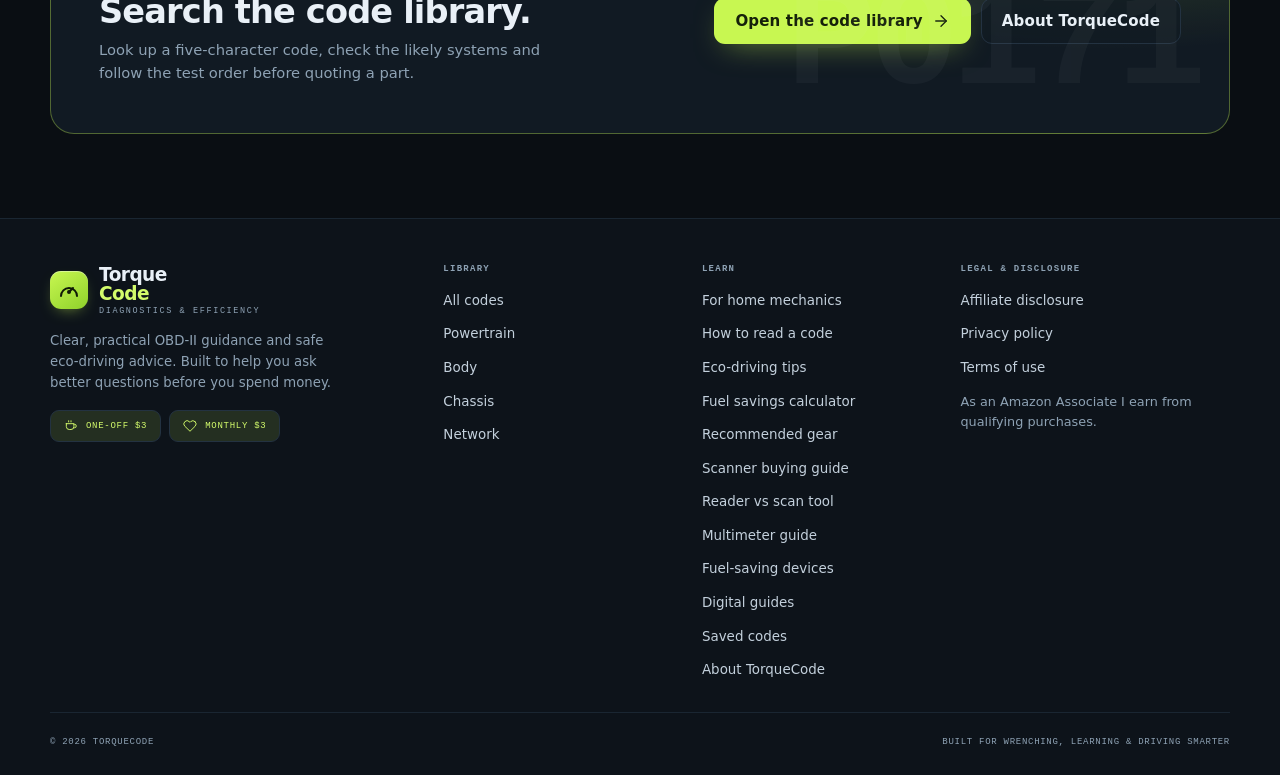
<file: torquecode-site/for-workshops.html>
<!DOCTYPE html>
<html lang="en" data-theme="dark">
<head>
  <!-- Google Tag Manager -->
  <script>(function(w,d,s,l,i){w[l]=w[l]||[];w[l].push({'gtm.start':
new Date().getTime(),event:'gtm.js'});var f=d.getElementsByTagName(s)[0],
j=d.createElement(s),dl=l!='dataLayer'?'&l='+l:'';j.async=true;j.src=
'https://www.googletagmanager.com/gtm.js?id='+i+dl;f.parentNode.insertBefore(j,f);
})(window,document,'script','dataLayer','GTM-W3267GGH');</script>
  <!-- End Google Tag Manager -->
  <!-- Google AdSense -->
  <script async src="https://pagead2.googlesyndication.com/pagead/js/adsbygoogle.js?client=ca-pub-1344509312624965"
     crossorigin="anonymous"></script>
  <!-- End Google AdSense -->
  <meta charset="UTF-8">
  <meta name="viewport" content="width=device-width, initial-scale=1">
  <meta name="p:domain_verify" content="5c6b4eb184046a6e4fab791e30e0c824">
  <title>OBD-II Diagnostics for Workshops | TorqueCode</title>
  <meta name="description" content="A repeatable OBD-II diagnostic workflow for professional workshops: scan all modules, read freeze frame, test the circuit, and verify the repair. Plus a workshop tool shortlist.">
  <link rel="canonical" href="https://torquecode.co.za/for-workshops.html">
  <link rel="alternate" type="application/rss+xml" title="TorqueCode RSS feed" href="https://torquecode.co.za/feed.xml">
  <meta property="og:type" content="website">
  <meta property="og:site_name" content="TorqueCode">
  <meta property="og:locale" content="en_ZA">
  <meta property="og:title" content="OBD-II Diagnostics for Workshops | TorqueCode">
  <meta property="og:description" content="A repeatable OBD-II diagnostic workflow for professional workshops, with a shared code reference and a practical tool shortlist.">
  <meta property="og:url" content="https://torquecode.co.za/for-workshops.html">
  <meta name="twitter:card" content="summary">
  <meta name="twitter:title" content="OBD-II Diagnostics for Workshops | TorqueCode">
  <meta name="twitter:description" content="A repeatable OBD-II diagnostic workflow for professional workshops, with a shared code reference and a practical tool shortlist.">
  <meta name="theme-color" content="#0a0e13">
  <link rel="icon" href="favicon.svg" type="image/svg+xml">
  <link rel="stylesheet" href="css/styles.css?v=amazonbuttons20261122">
  <script type="application/ld+json">
  {"@context":"https://schema.org","@graph":[
    {"@type":"Organization","@id":"https://torquecode.co.za/#organization","name":"TorqueCode","url":"https://torquecode.co.za/","logo":"https://torquecode.co.za/favicon.svg"},
    {"@type":"WebPage","@id":"https://torquecode.co.za/for-workshops.html#webpage","url":"https://torquecode.co.za/for-workshops.html","name":"OBD-II Diagnostics for Workshops","isPartOf":{"@id":"https://torquecode.co.za/#website"},"publisher":{"@id":"https://torquecode.co.za/#organization"}},
    {"@type":"BreadcrumbList","itemListElement":[{"@type":"ListItem","position":1,"name":"Home","item":"https://torquecode.co.za/"},{"@type":"ListItem","position":2,"name":"For workshops","item":"https://torquecode.co.za/for-workshops.html"}]}
  ]}
  </script>
  <script>
    (function () {
      try {
        var raw = localStorage.getItem("tc-theme");
        if (raw) {
          var theme = JSON.parse(raw);
          if (theme === "light" || theme === "dark") document.documentElement.setAttribute("data-theme", theme);
        }
      } catch (e) { /* default dark */ }
    })();
  </script>
</head>
<body>
  <!-- Google Tag Manager (noscript) -->
  <noscript><iframe src="https://www.googletagmanager.com/ns.html?id=GTM-W3267GGH"
  height="0" width="0" style="display:none;visibility:hidden"></iframe></noscript>
  <!-- End Google Tag Manager (noscript) -->
  <a class="skip-link" href="#main">Skip to content</a>

  <header class="site-header">
    <div class="container header-inner">
      <a class="brand" href="/">
        <span class="brand-mark" aria-hidden="true">
          <svg viewBox="0 0 24 24" fill="none" stroke="currentColor" stroke-linecap="round" stroke-linejoin="round">
            <path d="M4 18a8 8 0 1 1 16 0"/><path d="m12 14 4-4"/><circle cx="12" cy="14" r="1" fill="currentColor"/>
          </svg>
        </span>
        <span class="brand-name">Torque<span class="accent">Code</span><small>Diagnostics &amp; efficiency</small></span>
      </a>
      <nav class="site-nav" id="site-nav" aria-label="Main navigation">
        <a class="nav-link" href="/">Home</a>
        <a class="nav-link" href="codes.html">Code library</a>
        <a class="nav-link" href="tips.html">Fuel-saving tips</a>
        <a class="nav-link" href="gear.html">Recommended gear</a>
        <a class="nav-link nav-guides" href="digital-products.html"><span class="nav-guides-long">Digital guides</span><span class="nav-guides-short">Guides</span></a>
        <a class="nav-link" href="about.html">About</a>
      </nav>
      <div class="header-actions">
        <button class="units-btn" data-units-toggle type="button" aria-label="mi · gal Switch to kilometres and litres" title="Switch to kilometres and litres">
          <span data-units-label>mi · gal</span>
        </button>
        <button class="icon-btn theme-toggle" data-theme-toggle type="button" aria-label="Switch to light theme" title="Switch theme">
          <svg class="icon moon" viewBox="0 0 24 24" aria-hidden="true"><path d="M21 12.8A9 9 0 1 1 11.2 3 7 7 0 0 0 21 12.8z"/></svg>
          <svg class="icon sun" viewBox="0 0 24 24" aria-hidden="true"><circle cx="12" cy="12" r="4"/><path d="M12 2v2M12 20v2M4.93 4.93l1.42 1.42M17.66 17.66l1.41 1.41M2 12h2M20 12h2M4.93 19.07l1.42-1.42M17.66 6.34l1.41-1.41"/></svg>
        </button>
        <button class="icon-btn menu-btn" data-menu-toggle type="button" aria-label="Open menu" aria-expanded="false" aria-controls="site-nav">
          <svg class="icon" viewBox="0 0 24 24" aria-hidden="true"><path d="M4 7h16M4 12h16M4 17h16"/></svg>
        </button>
      </div>
    </div>
  </header>
  <div class="worldwide-bar">Helpful for DIY mechanics and workshops worldwide</div>

  <main id="main">
    <section class="page-hero">
      <div class="container">
        <nav class="breadcrumb" aria-label="Breadcrumb">
          <a href="/">Home</a><span class="sep">/</span><span>For workshops</span>
        </nav>
        <span class="eyebrow">For professionals · shared diagnostic reference</span>
        <h1 class="page-title">A diagnostic order the whole workshop can follow.</h1>
        <p class="page-sub">TorqueCode gives technicians and service writers a plain-language code reference and a repeatable process. Use it to reduce guesswork, standardise onboarding, and explain a fault to a customer without overselling a part.</p>
      </div>
    </section>

    <section class="section">
      <div class="container">
        <div class="section-head" style="margin-bottom:24px;">
          <div>
            <span class="eyebrow">The workflow</span>
            <h2 class="section-title">Six steps, same order every time.</h2>
            <p class="section-sub">A trouble code names a circuit, not a component. This is the order we recommend before any part is quoted.</p>
          </div>
        </div>
        <div class="legal-stack">
          <article class="legal-block">
            <h2>01 · Confirm the complaint and the vehicle</h2>
            <p>Record the make, model, engine, mileage and the customer's exact symptoms. Check for previous work, aftermarket wiring and recalled components. A code without context is easy to misread.</p>
          </article>
          <article class="legal-block">
            <h2>02 · Scan all modules, not just the ECM</h2>
            <p>A warning light often starts in one system and shows up in another. Save the full report before clearing anything. Network and body codes can explain a powertrain symptom that looks unrelated.</p>
            <p>Look up unfamiliar codes in our <a href="codes.html">code library</a> and keep the five-character identifier with the job card.</p>
          </article>
          <article class="legal-block">
            <h2>03 · Read freeze frame and live data</h2>
            <p>Freeze frame tells you the conditions when the fault set: load, speed, temperature and fuel trim. Live data shows what the sensor reports right now. The gap between the two is often the most useful clue in the job.</p>
          </article>
          <article class="legal-block">
            <h2>04 · Test the circuit before the part</h2>
            <p>Verify power, ground, continuity and signal at the connector. A sensor replacement without a voltage-drop or resistance check is a guess, and comeback work is expensive for a workshop.</p>
          </article>
          <article class="legal-block">
            <h2>05 · Repair, clear and recheck</h2>
            <p>Clear the code only after the repair is made. Run the vehicle through the same conditions captured in freeze frame, then rescan. A code that returns immediately means the cause is still present.</p>
          </article>
          <article class="legal-block">
            <h2>06 · Document the result for the customer</h2>
            <p>Write down the code, the measurement that confirmed the fault and the recheck result. Clear wording protects the workshop and helps the next technician who sees the vehicle.</p>
          </article>
        </div>
      </div>
    </section>

    <section class="section" style="background: var(--bg-soft); border-block: 1px solid var(--line-soft);">
      <div class="container">
        <div class="section-head" style="margin-bottom:24px;">
          <div>
            <span class="eyebrow">Workshop tool shortlist</span>
            <h2 class="section-title">Tools that earn their bay space.</h2>
            <p class="section-sub">Our own buying notes and original illustrations. Budget ranges are estimates in USD, not live prices — check Amazon for current pricing.</p>
          </div>
          <a class="link-arrow" href="gear.html">See all 7 tools <svg class="icon" viewBox="0 0 24 24" aria-hidden="true"><path d="M5 12h14"/><path d="m12 5 7 7-7 7"/></svg></a>
        </div>
        <div class="legal-stack">
          <article class="legal-block">
            <div class="gear-block-head">
              <span class="gear-icon" aria-hidden="true"><svg viewBox="0 0 24 24" fill="none" stroke="currentColor" stroke-width="1.6" stroke-linecap="round" stroke-linejoin="round"><rect x="3" y="4" width="18" height="16" rx="3"/><path d="M6 15l3-4 3 2 3-5 3 3"/><path d="M6 8h.01"/></svg></span>
              <h2><a href="https://www.amazon.com/s?k=obd2+scan+tool+live+data&amp;tag=torque47-20" target="_blank" rel="sponsored noopener noreferrer">Scan tool with live data</a></h2>
            </div>
            <p>Graphing, mode 6 results and coverage for the makes you actually service. Bidirectional controls are worth the extra cost in a professional bay.</p>
            <p><strong>Typical budget:</strong> <span class="gear-budget">about $70 – $200</span></p>
            <p class="gear-link"><a href="https://www.amazon.com/s?k=obd2+scan+tool+live+data&amp;tag=torque47-20" target="_blank" rel="sponsored noopener noreferrer">See live-data scan tools on Amazon →</a></p>
          </article>
          <article class="legal-block">
            <div class="gear-block-head">
              <span class="gear-icon" aria-hidden="true"><svg viewBox="0 0 24 24" fill="none" stroke="currentColor" stroke-width="1.6" stroke-linecap="round" stroke-linejoin="round"><rect x="6" y="2" width="12" height="16" rx="2"/><path d="M9 6h6v4H9z"/><path d="M9.5 18c0 2-2 2-2 4M14.5 18c0 2 2 2 2 4"/></svg></span>
              <h2><a href="https://www.amazon.com/s?k=digital+multimeter+automotive&amp;tag=torque47-20" target="_blank" rel="sponsored noopener noreferrer">Digital multimeter</a></h2>
            </div>
            <p>Voltage-drop and continuity checks turn a circuit suspicion into a measurement. Keep a known-good set of leads in the kit.</p>
            <p><strong>Typical budget:</strong> <span class="gear-budget">about $25 – $80</span></p>
            <p class="gear-link"><a href="https://www.amazon.com/s?k=digital+multimeter+automotive&amp;tag=torque47-20" target="_blank" rel="sponsored noopener noreferrer">See digital multimeters on Amazon →</a></p>
          </article>
          <article class="legal-block">
            <div class="gear-block-head">
              <span class="gear-icon" aria-hidden="true"><svg viewBox="0 0 24 24" fill="none" stroke="currentColor" stroke-width="1.6" stroke-linecap="round" stroke-linejoin="round"><rect x="3" y="8" width="8" height="8" rx="2"/><path d="M11 12h4M15 12c0-3 5-3 5 0s-5 3-5 0"/></svg></span>
              <h2><a href="https://www.amazon.com/s?k=automotive+vacuum+leak+test+kit&amp;tag=torque47-20" target="_blank" rel="sponsored noopener noreferrer">Vacuum and smoke test kit</a></h2>
            </div>
            <p>Find intake and EVAP leaks instead of replacing sensors one at a time. Essential for lean codes and rough-idle complaints.</p>
            <p><strong>Typical budget:</strong> <span class="gear-budget">about $25 – $120</span></p>
            <p class="gear-link"><a href="https://www.amazon.com/s?k=automotive+vacuum+leak+test+kit&amp;tag=torque47-20" target="_blank" rel="sponsored noopener noreferrer">See vacuum and smoke test kits on Amazon →</a></p>
          </article>
        </div>
        <p class="disclaimer" style="max-width: 78ch; margin-top: 20px;">
          <strong>As an Amazon Associate I earn from qualifying purchases.</strong> These links do not cost you anything extra and do not change our diagnostic advice.
        </p>
      </div>
    </section>

    <section class="section">
      <div class="container">
        <div class="cta-band reveal">
          <div>
            <span class="eyebrow">Use the reference on every job</span>
            <h2 style="margin-top: 10px;">Search the code library.</h2>
            <p>Look up a five-character code, check the likely systems and follow the test order before quoting a part.</p>
          </div>
          <div style="display: flex; gap: 10px; flex-wrap: wrap;">
            <a class="btn btn-primary" href="codes.html">Open the code library <svg class="icon" viewBox="0 0 24 24" aria-hidden="true"><path d="M5 12h14"/><path d="m12 5 7 7-7 7"/></svg></a>
            <a class="btn btn-ghost" href="about.html">About TorqueCode</a>
          </div>
        </div>
      </div>
    </section>
  </main>

  <footer class="site-footer">
    <div class="container">
      <div class="footer-grid">
        <div class="footer-brand">
          <a class="brand" href="/">
            <span class="brand-mark" aria-hidden="true">
              <svg viewBox="0 0 24 24" fill="none" stroke="currentColor" stroke-linecap="round" stroke-linejoin="round">
                <path d="M4 18a8 8 0 1 1 16 0"/><path d="m12 14 4-4"/><circle cx="12" cy="14" r="1" fill="currentColor"/>
              </svg>
            </span>
            <span class="brand-name">Torque<span class="accent">Code</span><small>Diagnostics &amp; efficiency</small></span>
          </a>
          <p>Clear, practical OBD-II guidance and safe eco-driving advice. Built to help you ask better questions before you spend money.</p>
          <div class="support-actions">
            <a class="support-btn" href="https://www.patreon.com/torquecode/posts/torquecode-one-3-175774442" target="_blank" rel="noopener noreferrer" title="One-off $3 support - never required to use TorqueCode">
              <svg viewBox="0 0 24 24" fill="none" stroke="currentColor" stroke-width="1.6" stroke-linecap="round" stroke-linejoin="round" aria-hidden="true"><path d="M4 8h13v5a5 5 0 0 1-5 5H9a5 5 0 0 1-5-5V8z"/><path d="M17 9h1a3 3 0 0 1 0 6h-1"/><path d="M8 3v2M12 3v2"/></svg>
              One-off $3
            </a>
            <a class="support-btn" href="https://www.patreon.com/join/torquecode" target="_blank" rel="noopener noreferrer" title="$3 per month - never required to use TorqueCode">
              <svg viewBox="0 0 24 24" fill="none" stroke="currentColor" stroke-width="1.6" stroke-linecap="round" stroke-linejoin="round" aria-hidden="true"><path d="M20.8 4.6a5.5 5.5 0 0 0-7.8 0L12 5.7l-1.1-1.1a5.5 5.5 0 0 0-7.8 7.8L12 21l8.8-8.6a5.5 5.5 0 0 0 0-7.8z"/></svg>
              Monthly $3
            </a>
          </div>
        </div>
        <div class="footer-col">
          <h3>Library</h3>
          <ul>
            <li><a href="codes.html">All codes</a></li>
            <li><a href="codes.html?system=P">Powertrain</a></li>
            <li><a href="codes.html?system=B">Body</a></li>
            <li><a href="codes.html?system=C">Chassis</a></li>
            <li><a href="codes.html?system=U">Network</a></li>
          </ul>
        </div>
        <div class="footer-col">
          <h3>Learn</h3>
          <ul>
            <li><a href="for-home-mechanics.html">For home mechanics</a></li>
            <li><a href="/#anatomy">How to read a code</a></li>
            <li><a href="tips.html">Eco-driving tips</a></li>
            <li><a href="tips.html#calculator">Fuel savings calculator</a></li>
            <li><a href="gear.html">Recommended gear</a></li>
            <li><a href="scanner-buying-guide.html">Scanner buying guide</a></li>
            <li><a href="code-reader-vs-scanner.html">Reader vs scan tool</a></li>
            <li><a href="multimeter-buying-guide.html">Multimeter guide</a></li>
            <li><a href="fuel-saving-devices.html">Fuel-saving devices</a></li>
            <li><a href="digital-products.html">Digital guides</a></li>
            <li><a href="codes.html?view=saved">Saved codes</a></li>
            <li><a href="about.html">About TorqueCode</a></li>
          </ul>
        </div>
        <div class="footer-col">
          <h3>Legal &amp; disclosure</h3>
          <ul>
            <li><a href="disclosure.html">Affiliate disclosure</a></li>
            <li><a href="privacy.html">Privacy policy</a></li>
            <li><a href="terms.html">Terms of use</a></li>
          </ul>
          <p class="footer-note" style="margin-top:12px;">As an Amazon Associate I earn from qualifying purchases.</p>
        </div>
      </div>
      <div class="footer-bottom">
        <span>© <span data-year>2026</span> TorqueCode</span>
        <span>Built for wrenching, learning &amp; driving smarter</span>
      </div>
    </div>
  </footer>

  <script src="js/data-codes.js"></script>
  <script src="js/data-codes-extra.js"></script>
  <script src="js/data-tips.js"></script>
  <script src="js/common.js"></script>
  <script src="js/app.js"></script>
</body>
</html>
</file>
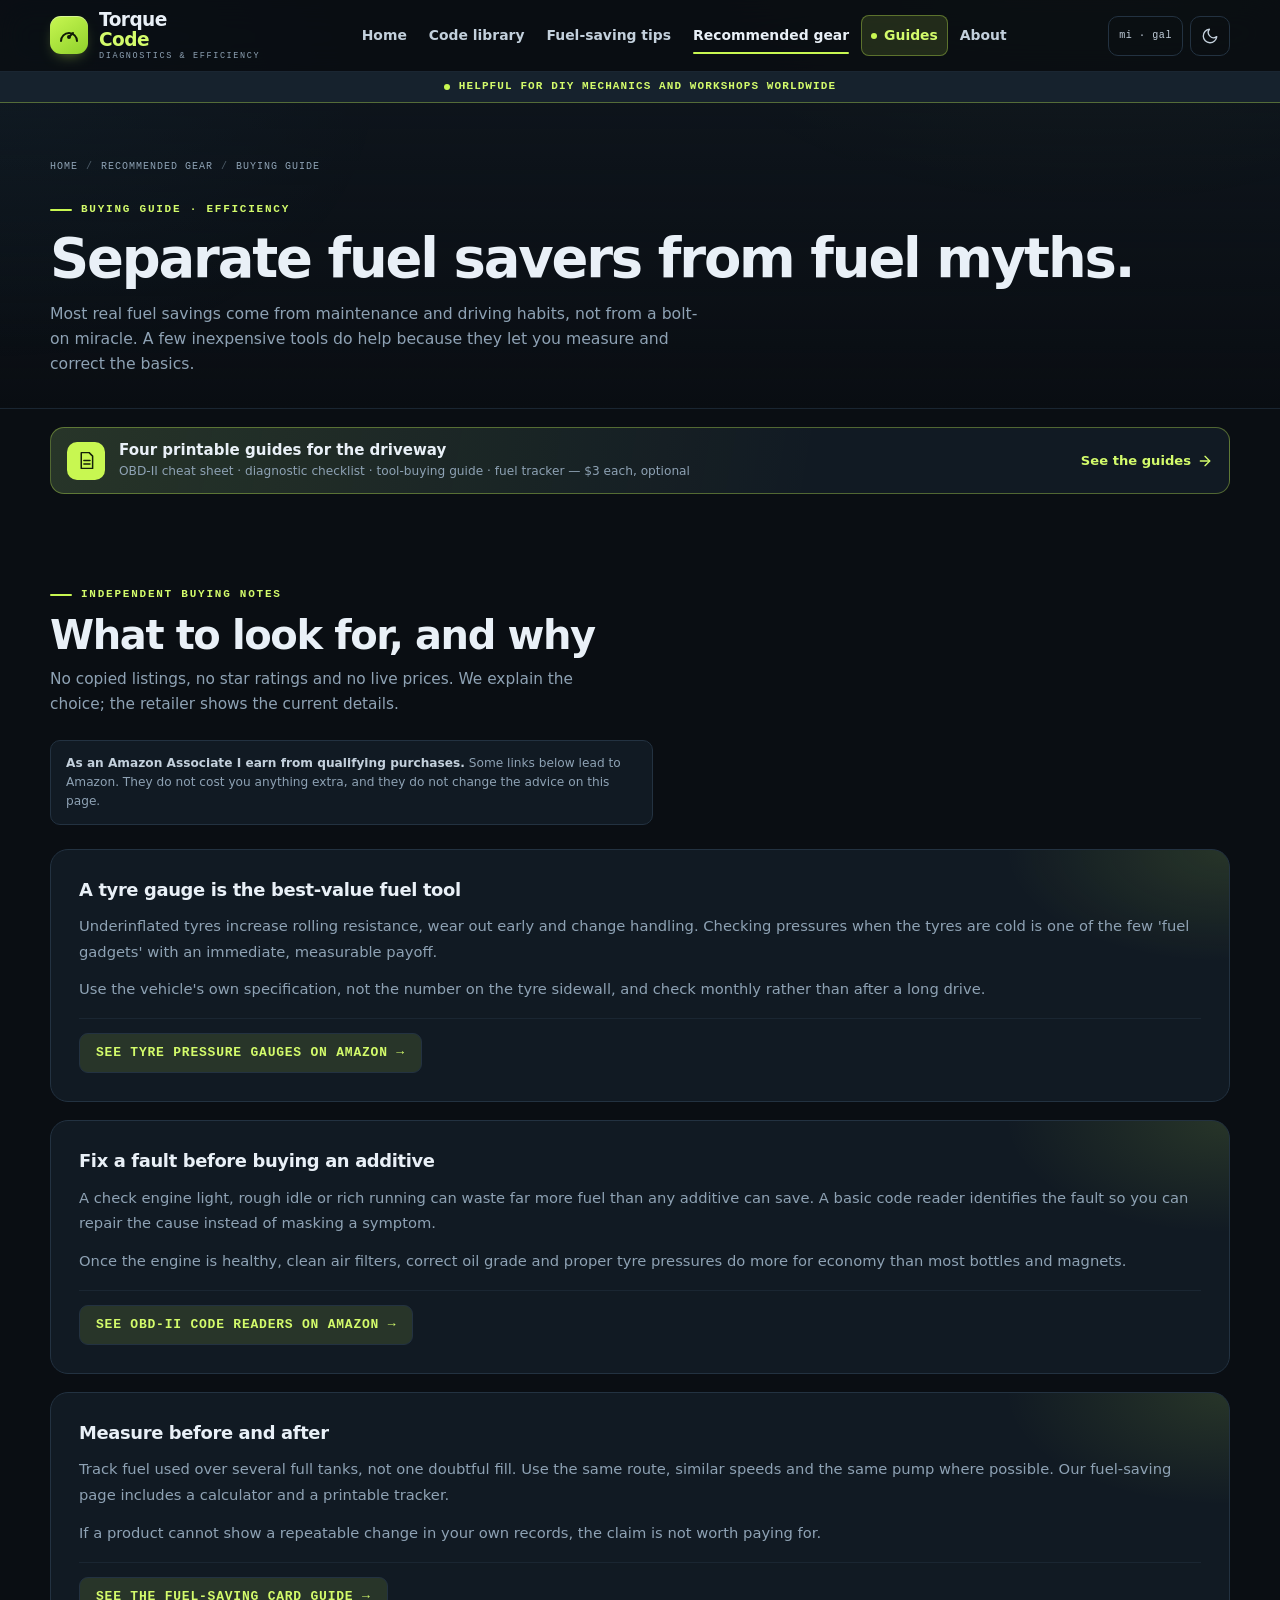
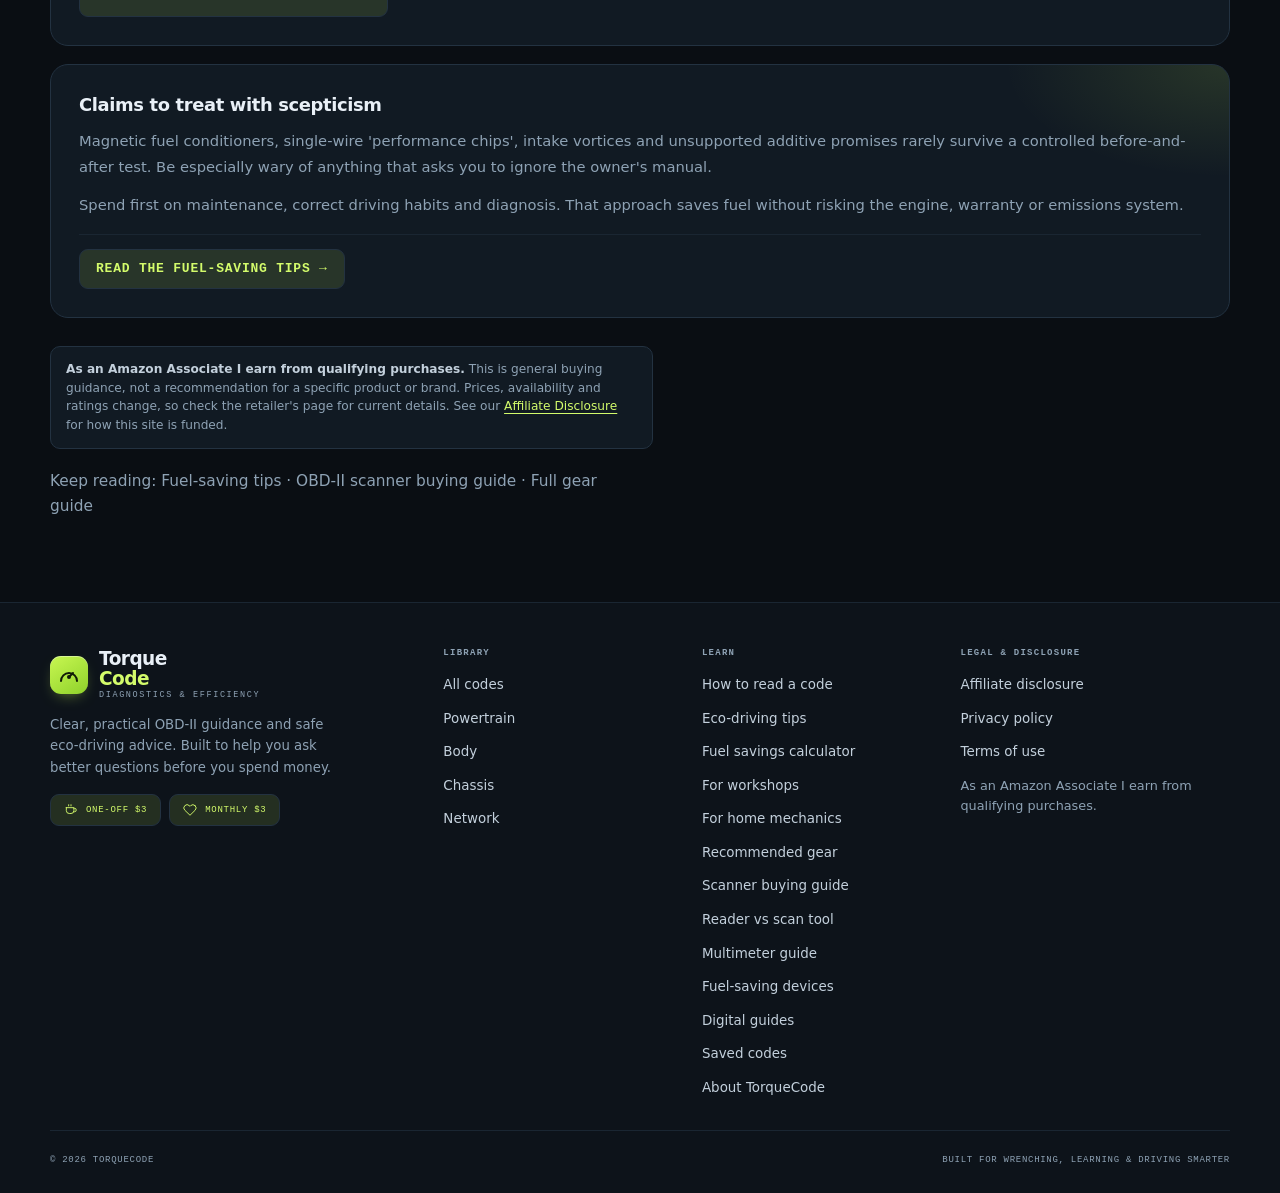
<file: torquecode-site/fuel-saving-devices.html>
<!DOCTYPE html>
<html lang="en" data-theme="dark">
<head>
  <!-- Google Tag Manager -->
  <script>(function(w,d,s,l,i){w[l]=w[l]||[];w[l].push({'gtm.start':
new Date().getTime(),event:'gtm.js'});var f=d.getElementsByTagName(s)[0],
j=d.createElement(s),dl=l!='dataLayer'?'&l='+l:'';j.async=true;j.src=
'https://www.googletagmanager.com/gtm.js?id='+i+dl;f.parentNode.insertBefore(j,f);
})(window,document,'script','dataLayer','GTM-W3267GGH');</script>
  <!-- End Google Tag Manager -->
  <!-- Google AdSense -->
  <script async src="https://pagead2.googlesyndication.com/pagead/js/adsbygoogle.js?client=ca-pub-1344509312624965"
     crossorigin="anonymous"></script>
  <!-- End Google AdSense -->
  <meta charset="UTF-8">
  <meta name="viewport" content="width=device-width, initial-scale=1">
  <meta name="p:domain_verify" content="5c6b4eb184046a6e4fab791e30e0c824">
  <title>Fuel-Saving Devices That Actually Help | TorqueCode</title>
  <meta name="description" content="Which fuel-saving products are worth considering, which are myths, and how to measure the result instead of trusting a gadget's claim.">
  <link rel="canonical" href="https://torquecode.co.za/fuel-saving-devices.html">
  <link rel="alternate" type="application/rss+xml" title="TorqueCode RSS feed" href="https://torquecode.co.za/feed.xml">
  <meta property="og:type" content="website">
  <meta property="og:site_name" content="TorqueCode">
  <meta property="og:locale" content="en_ZA">
  <meta property="og:title" content="Fuel-Saving Devices That Actually Help | TorqueCode">
  <meta property="og:description" content="Which fuel-saving products are worth considering, which are myths, and how to measure the result instead of trusting a gadget's claim.">
  <meta property="og:url" content="https://torquecode.co.za/fuel-saving-devices.html">
  <meta name="twitter:card" content="summary">
  <meta name="twitter:title" content="Fuel-Saving Devices That Actually Help | TorqueCode">
  <meta name="twitter:description" content="Which fuel-saving products are worth considering, which are myths, and how to measure the result instead of trusting a gadget's claim.">
  <meta name="theme-color" content="#0a0e13">
  <link rel="icon" href="favicon.svg" type="image/svg+xml">
  <link rel="stylesheet" href="css/styles.css?v=amazonbuttons20261122">
  <script type="application/ld+json">
  {"@context":"https://schema.org","@graph":[
    {"@type":"Organization","@id":"https://torquecode.co.za/#organization","name":"TorqueCode","url":"https://torquecode.co.za/","logo":"https://torquecode.co.za/favicon.svg"},
    {"@type":"WebPage","@id":"https://torquecode.co.za/fuel-saving-devices.html#webpage","url":"https://torquecode.co.za/fuel-saving-devices.html","name":"Fuel-Saving Devices That Actually Help | TorqueCode","isPartOf":{"@id":"https://torquecode.co.za/#website"},"publisher":{"@id":"https://torquecode.co.za/#organization"}},
    {"@type":"BreadcrumbList","itemListElement":[{"@type":"ListItem","position":1,"name":"Home","item":"https://torquecode.co.za/"},{"@type":"ListItem","position":2,"name":"Recommended Gear","item":"https://torquecode.co.za/gear.html"},{"@type":"ListItem","position":3,"name":"Separate fuel savers from fuel myths.","item":"https://torquecode.co.za/fuel-saving-devices.html"}]}
  ]}
  </script>
  <script>
    (function () {
      try {
        var raw = localStorage.getItem("tc-theme");
        if (raw) {
          var theme = JSON.parse(raw);
          if (theme === "light" || theme === "dark") document.documentElement.setAttribute("data-theme", theme);
        }
      } catch (e) { /* default dark */ }
    })();
  </script>
</head>
<body>
  <!-- Google Tag Manager (noscript) -->
  <noscript><iframe src="https://www.googletagmanager.com/ns.html?id=GTM-W3267GGH"
  height="0" width="0" style="display:none;visibility:hidden"></iframe></noscript>
  <!-- End Google Tag Manager (noscript) -->
  <a class="skip-link" href="#main">Skip to content</a>

  <header class="site-header">
    <div class="container header-inner">
      <a class="brand" href="/">
        <span class="brand-mark" aria-hidden="true">
          <svg viewBox="0 0 24 24" fill="none" stroke="currentColor" stroke-linecap="round" stroke-linejoin="round">
            <path d="M4 18a8 8 0 1 1 16 0"/><path d="m12 14 4-4"/><circle cx="12" cy="14" r="1" fill="currentColor"/>
          </svg>
        </span>
        <span class="brand-name">Torque<span class="accent">Code</span><small>Diagnostics &amp; efficiency</small></span>
      </a>
      <nav class="site-nav" id="site-nav" aria-label="Main navigation">
        <a class="nav-link" href="/">Home</a>
        <a class="nav-link" href="codes.html">Code library</a>
        <a class="nav-link" href="tips.html">Fuel-saving tips</a>
        <a class="nav-link is-active" href="gear.html">Recommended gear</a>
        <a class="nav-link nav-guides" href="digital-products.html"><span class="nav-guides-long">Digital guides</span><span class="nav-guides-short">Guides</span></a>
        <a class="nav-link" href="about.html">About</a>
      </nav>
      <div class="header-actions">
        <button class="units-btn" data-units-toggle type="button" aria-label="mi · gal Switch to kilometres and litres" title="Switch to kilometres and litres">
          <span data-units-label>mi · gal</span>
        </button>
        <button class="icon-btn theme-toggle" data-theme-toggle type="button" aria-label="Switch to light theme" title="Switch theme">
          <svg class="icon moon" viewBox="0 0 24 24" aria-hidden="true"><path d="M21 12.8A9 9 0 1 1 11.2 3 7 7 0 0 0 21 12.8z"/></svg>
          <svg class="icon sun" viewBox="0 0 24 24" aria-hidden="true"><circle cx="12" cy="12" r="4"/><path d="M12 2v2M12 20v2M4.93 4.93l1.42 1.42M17.66 17.66l1.41 1.41M2 12h2M20 12h2M4.93 19.07l1.42-1.42M17.66 6.34l1.41-1.41"/></svg>
        </button>
        <button class="icon-btn menu-btn" data-menu-toggle type="button" aria-label="Open menu" aria-expanded="false" aria-controls="site-nav">
          <svg class="icon" viewBox="0 0 24 24" aria-hidden="true"><path d="M4 7h16M4 12h16M4 17h16"/></svg>
        </button>
      </div>
    </div>
  </header>
  <div class="worldwide-bar">Helpful for DIY mechanics and workshops worldwide</div>

  <main id="main">
    <section class="page-hero">
      <div class="container">
        <nav class="breadcrumb" aria-label="Breadcrumb">
          <a href="/">Home</a><span class="sep">/</span><a href="gear.html">Recommended gear</a><span class="sep">/</span><span>Buying guide</span>
        </nav>
        <span class="eyebrow">Buying guide · efficiency</span>
        <h1 class="page-title">Separate fuel savers from fuel myths.</h1>
        <p class="page-sub">Most real fuel savings come from maintenance and driving habits, not from a bolt-on miracle. A few inexpensive tools do help because they let you measure and correct the basics.</p>
      </div>
    </section>

    <div class="guides-wrap">
      <div class="container">
        <a class="guides-inline" href="digital-products.html">
          <span class="guides-inline-icon" aria-hidden="true">
            <svg viewBox="0 0 24 24" fill="none" stroke="currentColor" stroke-width="1.7" stroke-linecap="round" stroke-linejoin="round"><path d="M6 3h9l4 4v14H6z"/><path d="M9 12h7M9 16h7"/></svg>
          </span>
          <span class="guides-inline-copy">
            <strong>Four printable guides for the driveway</strong>
            <small>OBD-II cheat sheet · diagnostic checklist · tool-buying guide · fuel tracker — $3 each, optional</small>
          </span>
          <span class="guides-inline-cta">See the guides <svg viewBox="0 0 24 24" fill="none" stroke="currentColor" stroke-width="2" stroke-linecap="round" stroke-linejoin="round" aria-hidden="true"><path d="M5 12h14"/><path d="m12 5 7 7-7 7"/></svg></span>
        </a>
      </div>
    </div>

    <section class="section">
      <div class="container">
        <div class="section-head" style="margin-bottom:24px;">
          <div>
            <span class="eyebrow">Independent buying notes</span>
            <h2 class="section-title">What to look for, and why</h2>
            <p class="section-sub">No copied listings, no star ratings and no live prices. We explain the choice; the retailer shows the current details.</p>
          </div>
        </div>
        <div class="disclaimer" style="max-width: 78ch; margin-bottom: 24px;">
          <strong>As an Amazon Associate I earn from qualifying purchases.</strong> Some links below lead to Amazon. They do not cost you anything extra, and they do not change the advice on this page.
        </div>
        <div class="legal-stack">
          <article class="legal-block">
            <h2>A tyre gauge is the best-value fuel tool</h2>
            <p>Underinflated tyres increase rolling resistance, wear out early and change handling. Checking pressures when the tyres are cold is one of the few 'fuel gadgets' with an immediate, measurable payoff.</p>
            <p>Use the vehicle's own specification, not the number on the tyre sidewall, and check monthly rather than after a long drive.</p>
            <p class="gear-link"><a href="https://www.amazon.com/s?k=tire+pressure+gauge&tag=torque47-20" target="_blank" rel="sponsored noopener noreferrer">See tyre pressure gauges on Amazon →</a></p>
          </article>          <article class="legal-block">
            <h2>Fix a fault before buying an additive</h2>
            <p>A check engine light, rough idle or rich running can waste far more fuel than any additive can save. A basic code reader identifies the fault so you can repair the cause instead of masking a symptom.</p>
            <p>Once the engine is healthy, clean air filters, correct oil grade and proper tyre pressures do more for economy than most bottles and magnets.</p>
            <p class="gear-link"><a href="https://www.amazon.com/s?k=obd2+code+reader&tag=torque47-20" target="_blank" rel="sponsored noopener noreferrer">See OBD-II code readers on Amazon →</a></p>
          </article>          <article class="legal-block">
            <h2>Measure before and after</h2>
            <p>Track fuel used over several full tanks, not one doubtful fill. Use the same route, similar speeds and the same pump where possible. Our fuel-saving page includes a calculator and a printable tracker.</p>
            <p>If a product cannot show a repeatable change in your own records, the claim is not worth paying for.</p>
            <p class="gear-link"><a href="https://www.patreon.com/torquecode/posts/torquecode-fuel-175791372" target="_blank" rel="sponsored noopener noreferrer">See the fuel-saving card guide →</a></p>
          </article>          <article class="legal-block">
            <h2>Claims to treat with scepticism</h2>
            <p>Magnetic fuel conditioners, single-wire 'performance chips', intake vortices and unsupported additive promises rarely survive a controlled before-and-after test. Be especially wary of anything that asks you to ignore the owner's manual.</p>
            <p>Spend first on maintenance, correct driving habits and diagnosis. That approach saves fuel without risking the engine, warranty or emissions system.</p>
            <p class="gear-link"><a href="https://torquecode.co.za/tips.html" target="_blank" rel="sponsored noopener noreferrer">Read the fuel-saving tips →</a></p>
          </article>
        </div>

        <div class="disclaimer" style="max-width: 78ch; margin-top: 28px;">
          <strong>As an Amazon Associate I earn from qualifying purchases.</strong> This is general buying guidance, not a recommendation for a specific product or brand. Prices, availability and ratings change, so check the retailer's page for current details. See our <a href="disclosure.html">Affiliate Disclosure</a> for how this site is funded.
        </div>
        <p class="section-sub" style="margin-top:20px;">Keep reading: <a href="tips.html">Fuel-saving tips</a> · <a href="scanner-buying-guide.html">OBD-II scanner buying guide</a> · <a href="gear.html">Full gear guide</a></p>
      </div>
    </section>
  </main>

  <footer class="site-footer">
    <div class="container">
      <div class="footer-grid">
        <div class="footer-brand">
          <a class="brand" href="/">
            <span class="brand-mark" aria-hidden="true">
              <svg viewBox="0 0 24 24" fill="none" stroke="currentColor" stroke-linecap="round" stroke-linejoin="round">
                <path d="M4 18a8 8 0 1 1 16 0"/><path d="m12 14 4-4"/><circle cx="12" cy="14" r="1" fill="currentColor"/>
              </svg>
            </span>
            <span class="brand-name">Torque<span class="accent">Code</span><small>Diagnostics &amp; efficiency</small></span>
          </a>
          <p>Clear, practical OBD-II guidance and safe eco-driving advice. Built to help you ask better questions before you spend money.</p>
          <div class="support-actions">
            <a class="support-btn" href="https://www.patreon.com/torquecode/posts/torquecode-one-3-175774442" target="_blank" rel="noopener noreferrer" title="One-off $3 support - never required to use TorqueCode">
              <svg viewBox="0 0 24 24" fill="none" stroke="currentColor" stroke-width="1.6" stroke-linecap="round" stroke-linejoin="round" aria-hidden="true"><path d="M4 8h13v5a5 5 0 0 1-5 5H9a5 5 0 0 1-5-5V8z"/><path d="M17 9h1a3 3 0 0 1 0 6h-1"/><path d="M8 3v2M12 3v2"/></svg>
              One-off $3
            </a>
            <a class="support-btn" href="https://www.patreon.com/join/torquecode" target="_blank" rel="noopener noreferrer" title="$3 per month - never required to use TorqueCode">
              <svg viewBox="0 0 24 24" fill="none" stroke="currentColor" stroke-width="1.6" stroke-linecap="round" stroke-linejoin="round" aria-hidden="true"><path d="M20.8 4.6a5.5 5.5 0 0 0-7.8 0L12 5.7l-1.1-1.1a5.5 5.5 0 0 0-7.8 7.8L12 21l8.8-8.6a5.5 5.5 0 0 0 0-7.8z"/></svg>
              Monthly $3
            </a>
          </div>
        </div>
        <div class="footer-col">
          <h3>Library</h3>
          <ul>
            <li><a href="codes.html">All codes</a></li>
            <li><a href="codes.html?system=P">Powertrain</a></li>
            <li><a href="codes.html?system=B">Body</a></li>
            <li><a href="codes.html?system=C">Chassis</a></li>
            <li><a href="codes.html?system=U">Network</a></li>
          </ul>
        </div>
        <div class="footer-col">
          <h3>Learn</h3>
          <ul>
            <li><a href="/#anatomy">How to read a code</a></li>
            <li><a href="tips.html">Eco-driving tips</a></li>
            <li><a href="tips.html#calculator">Fuel savings calculator</a></li>
            <li><a href="for-workshops.html">For workshops</a></li>
            <li><a href="for-home-mechanics.html">For home mechanics</a></li>
            <li><a href="gear.html">Recommended gear</a></li>
            <li><a href="scanner-buying-guide.html">Scanner buying guide</a></li>
            <li><a href="code-reader-vs-scanner.html">Reader vs scan tool</a></li>
            <li><a href="multimeter-buying-guide.html">Multimeter guide</a></li>
            <li><a href="fuel-saving-devices.html">Fuel-saving devices</a></li>
            <li><a href="digital-products.html">Digital guides</a></li>
            <li><a href="codes.html?view=saved">Saved codes</a></li>
            <li><a href="about.html">About TorqueCode</a></li>
          </ul>
        </div>
        <div class="footer-col">
          <h3>Legal &amp; disclosure</h3>
          <ul>
            <li><a href="disclosure.html">Affiliate disclosure</a></li>
            <li><a href="privacy.html">Privacy policy</a></li>
            <li><a href="terms.html">Terms of use</a></li>
          </ul>
          <p class="footer-note" style="margin-top:12px;">As an Amazon Associate I earn from qualifying purchases.</p>
        </div>
      </div>
      <div class="footer-bottom">
        <span>© <span data-year>2026</span> TorqueCode</span>
        <span>Built for wrenching, learning &amp; driving smarter</span>
      </div>
    </div>
  </footer>

  <script src="js/common.js"></script>
</body>
</html>
</file>
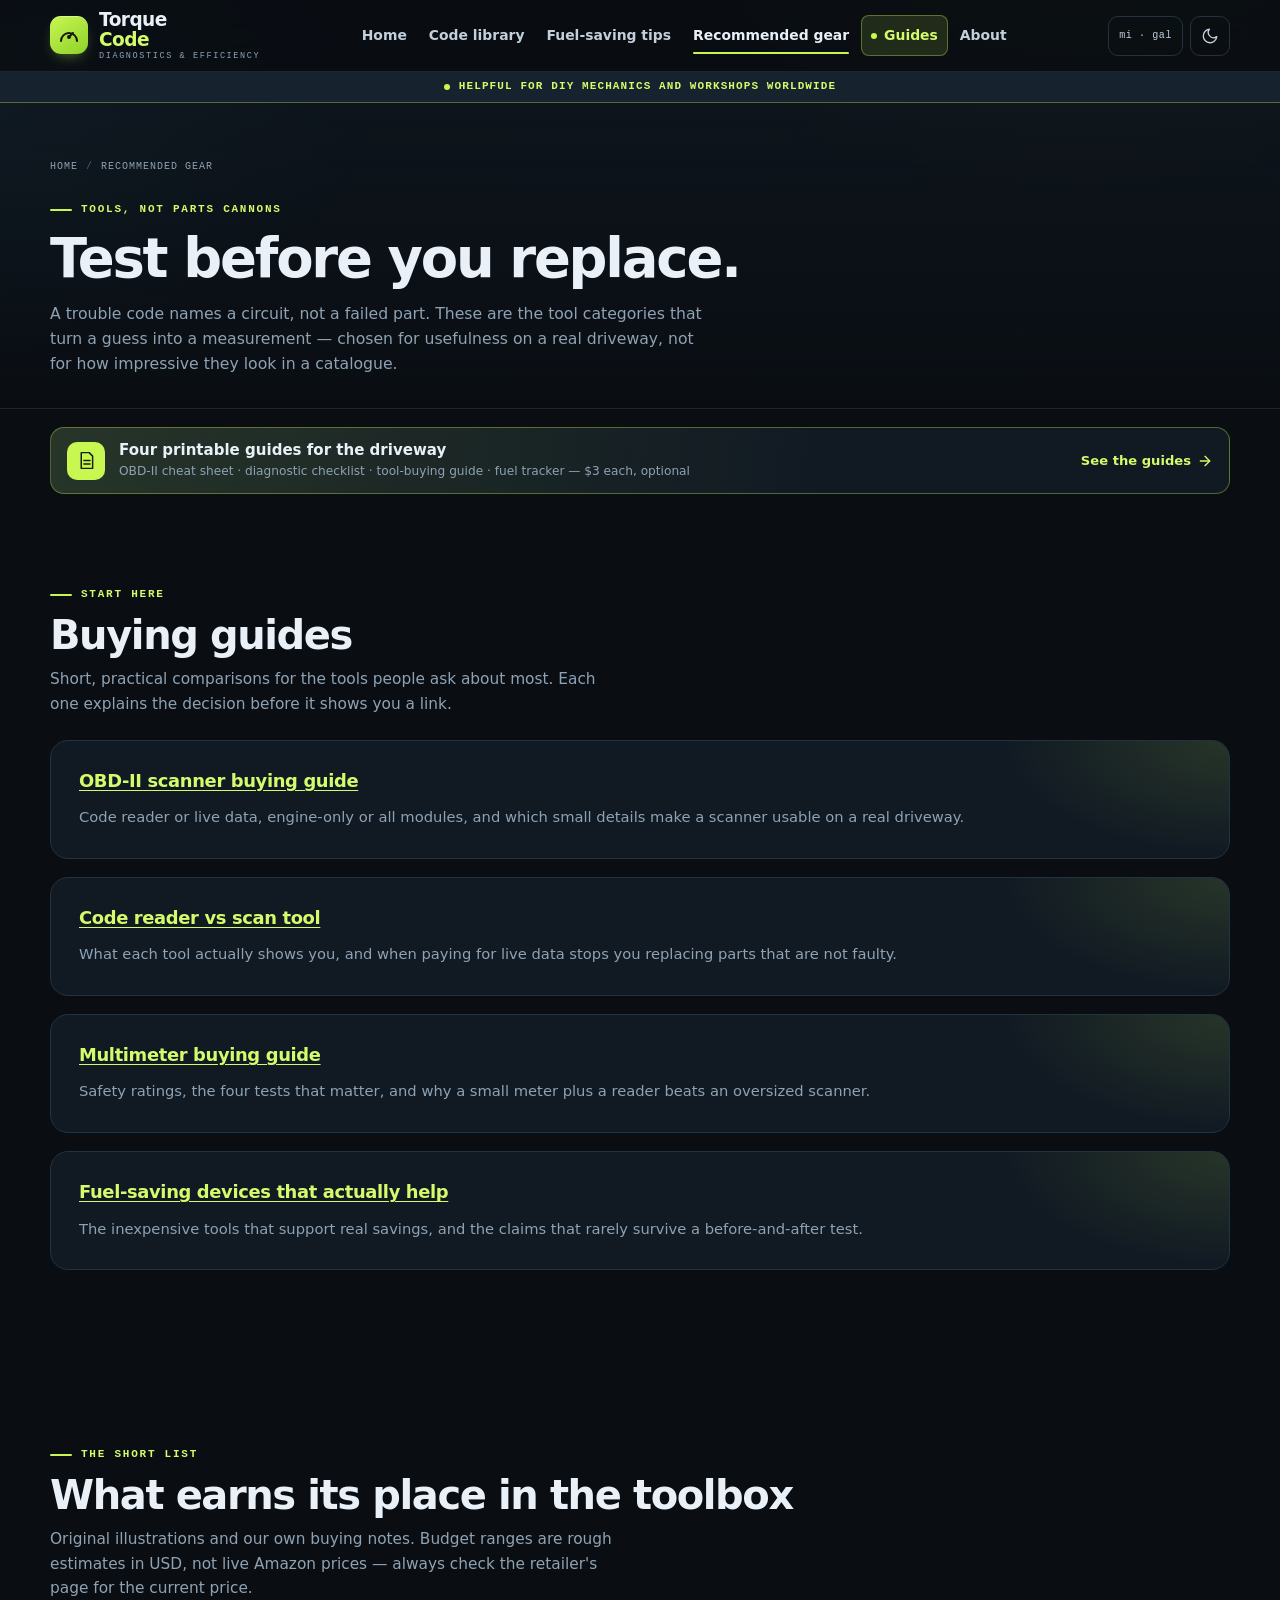
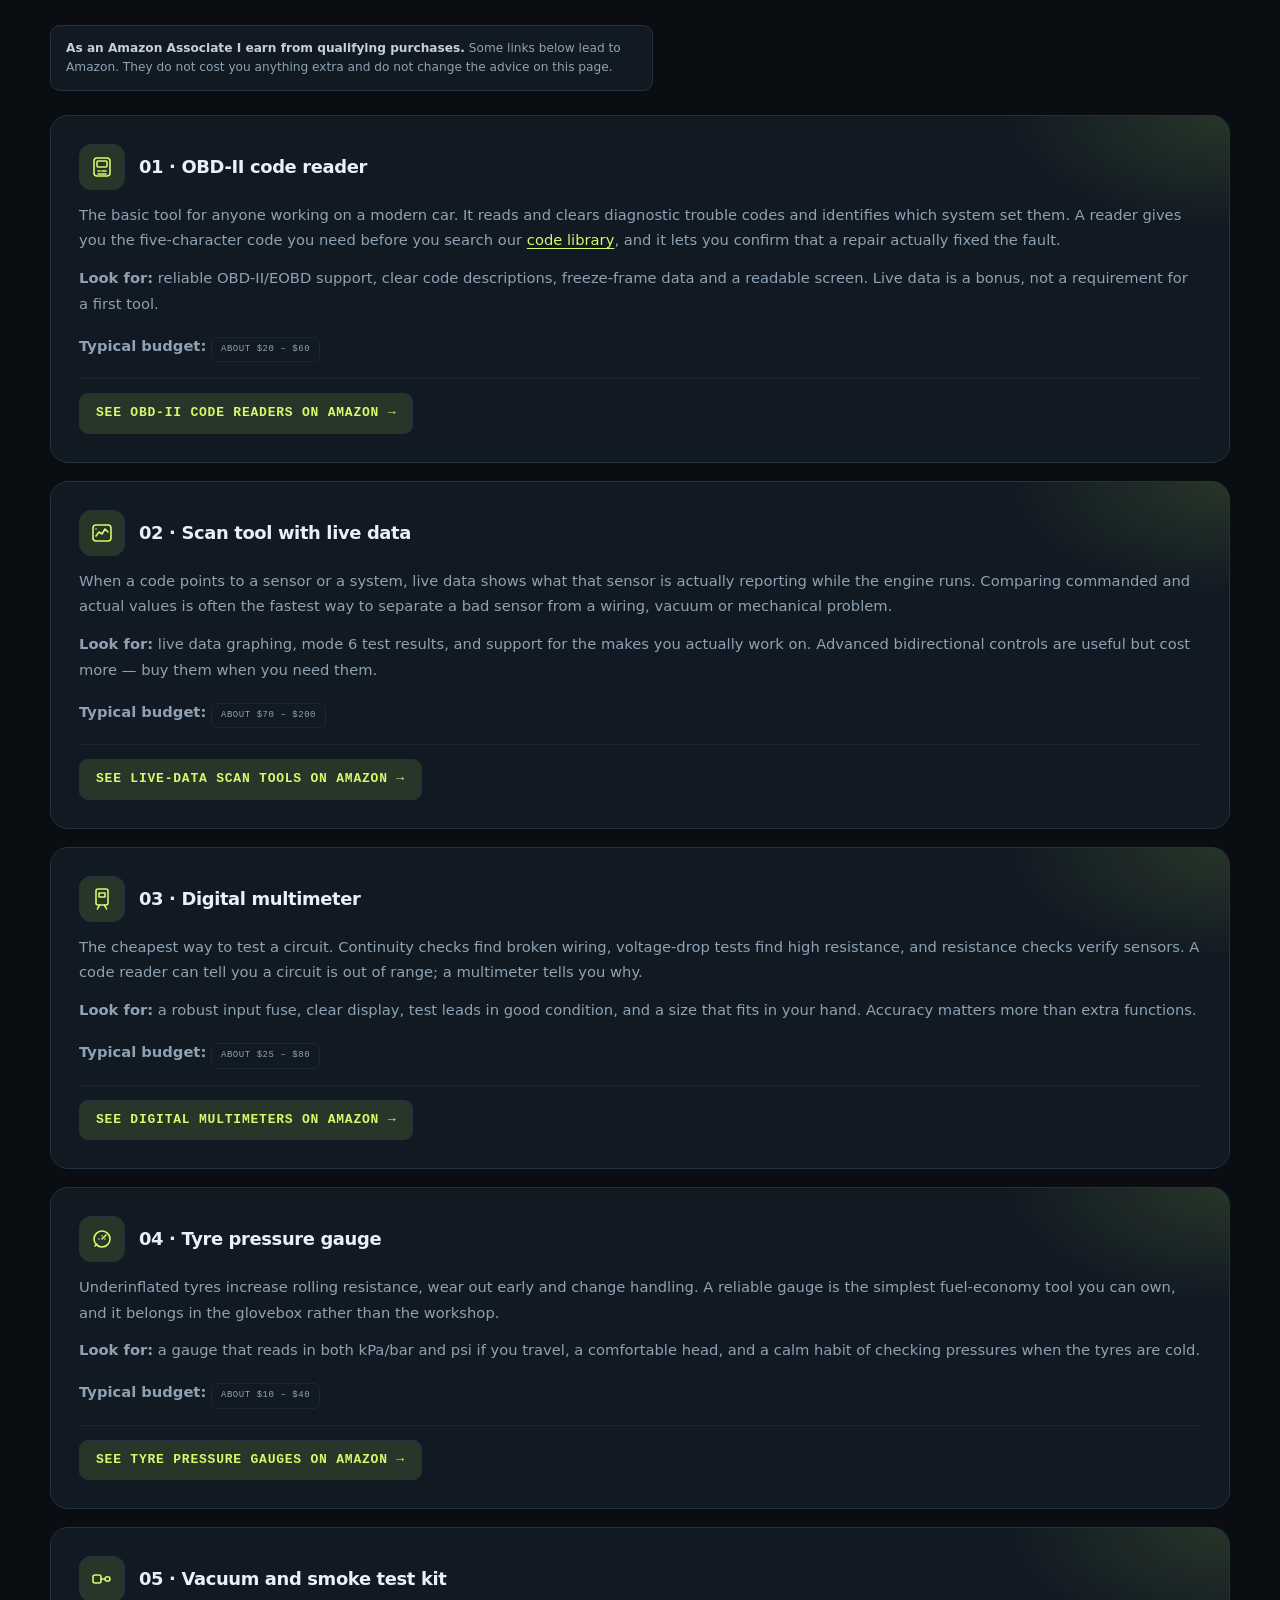
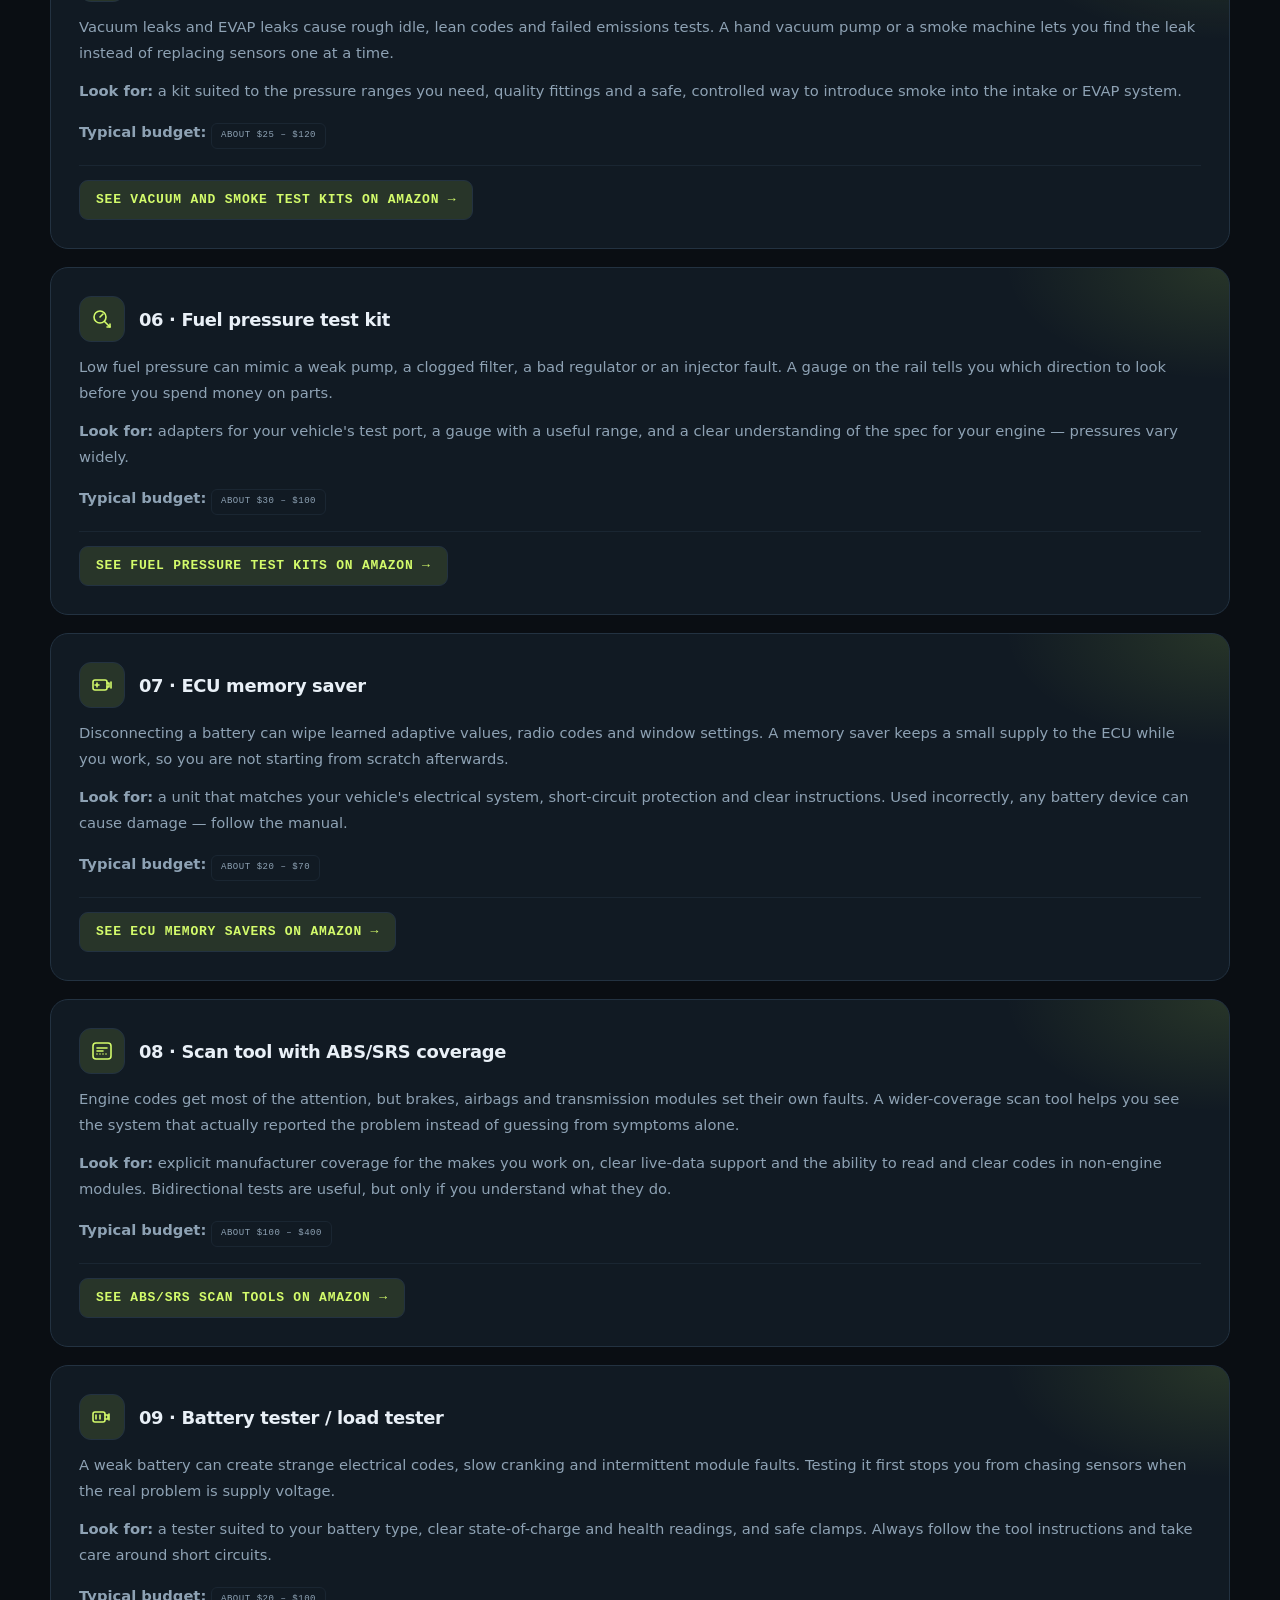
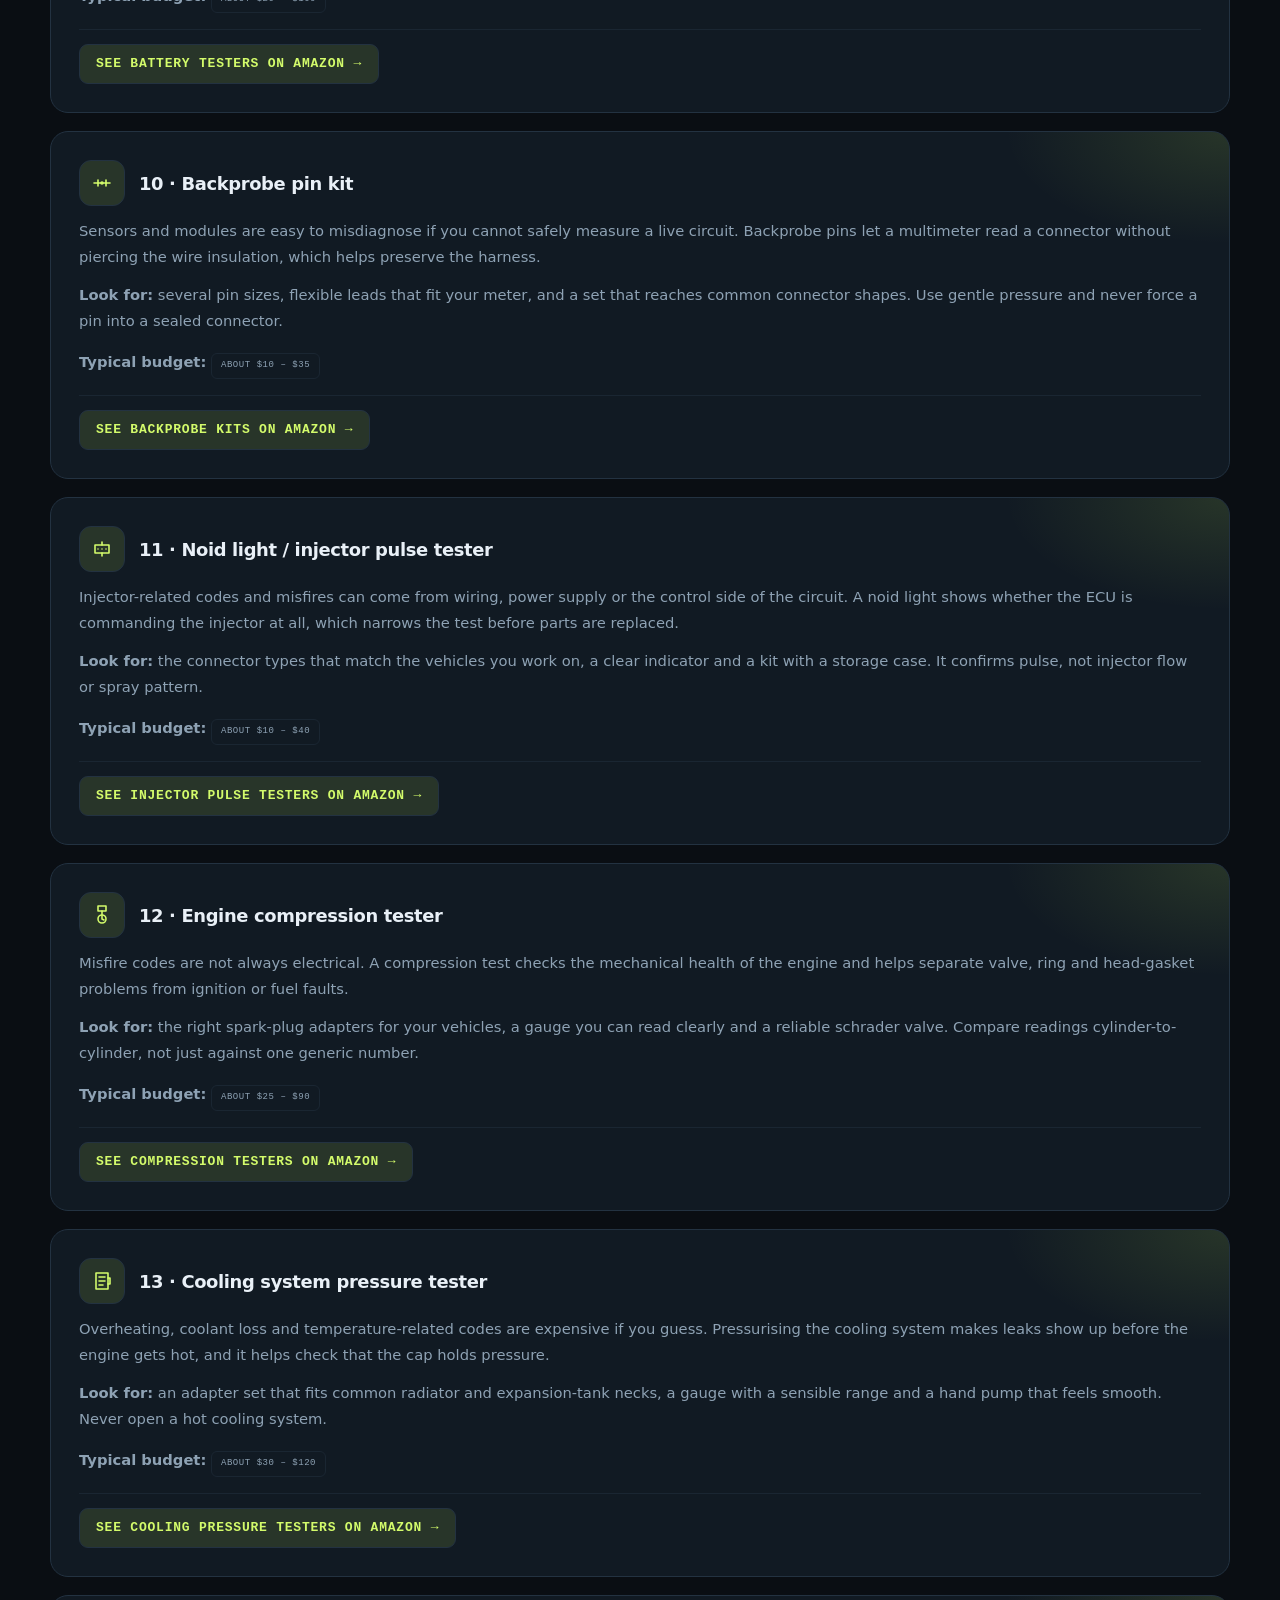
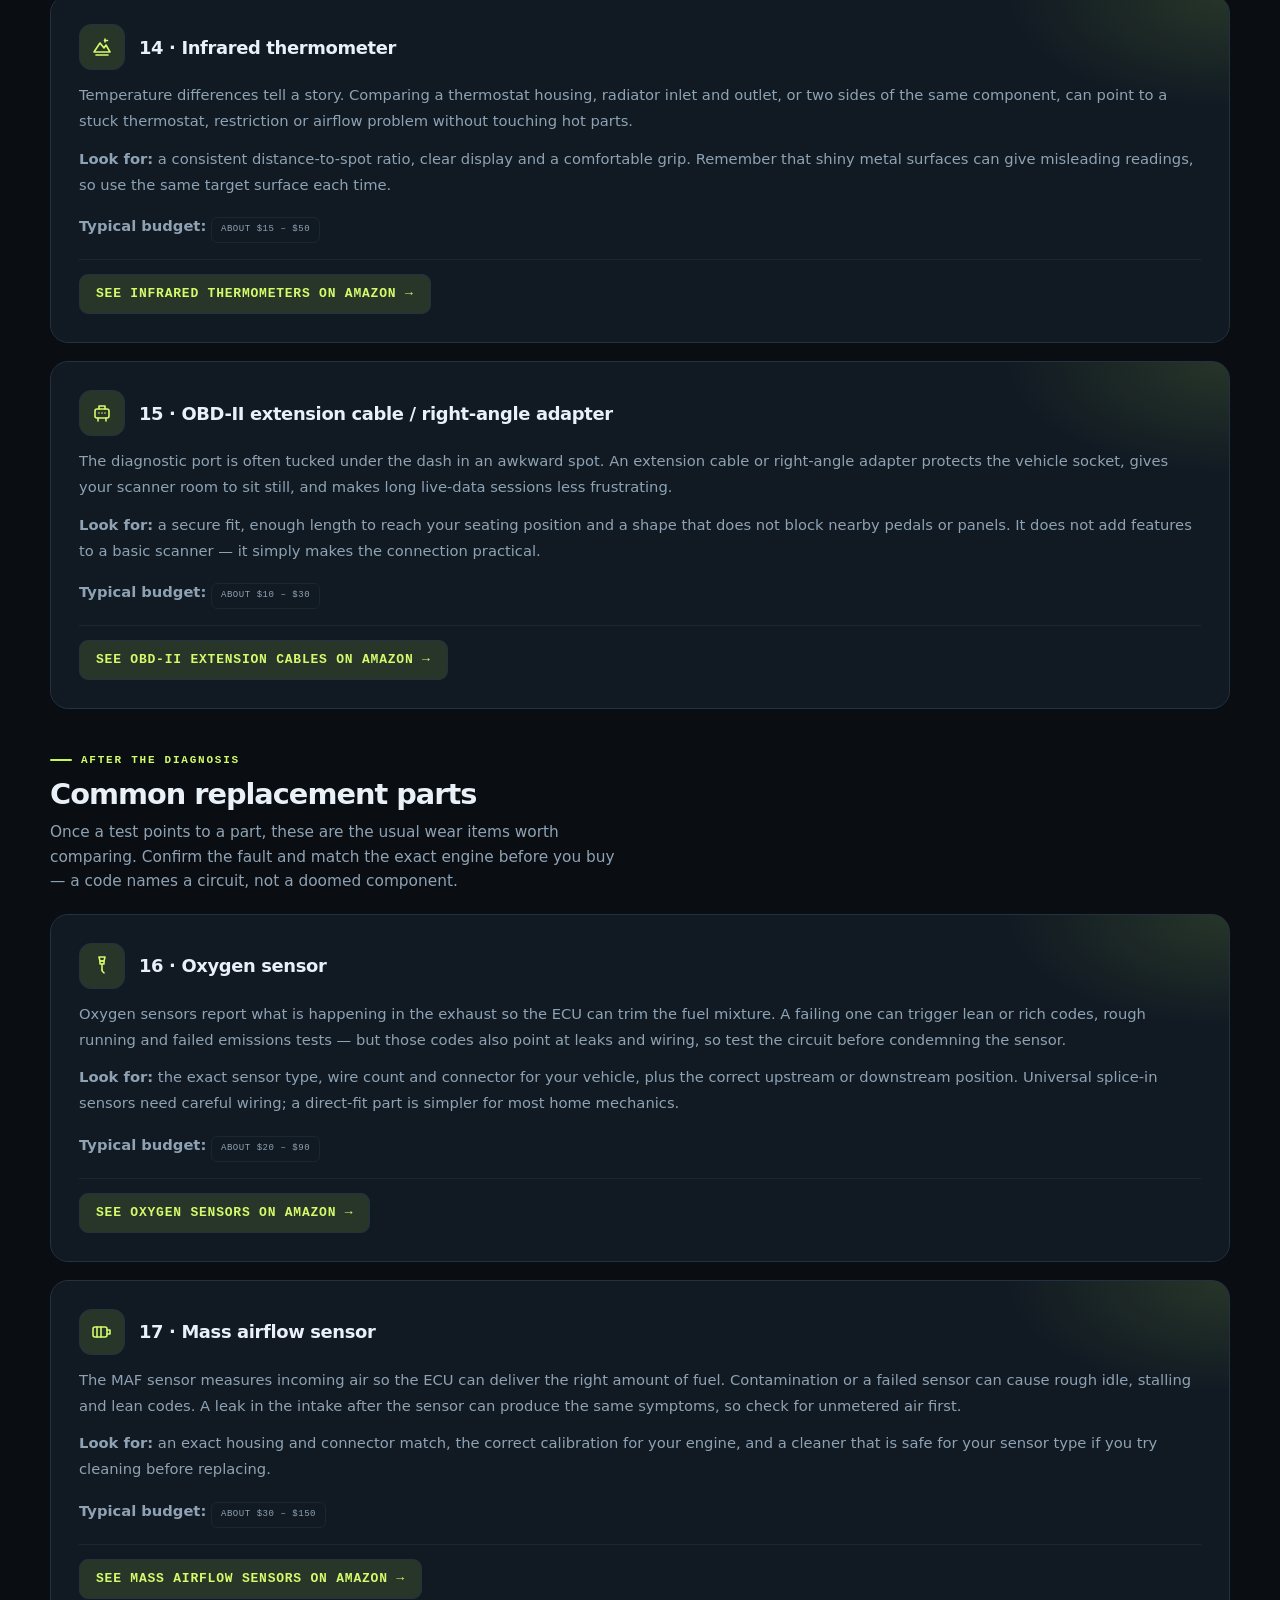
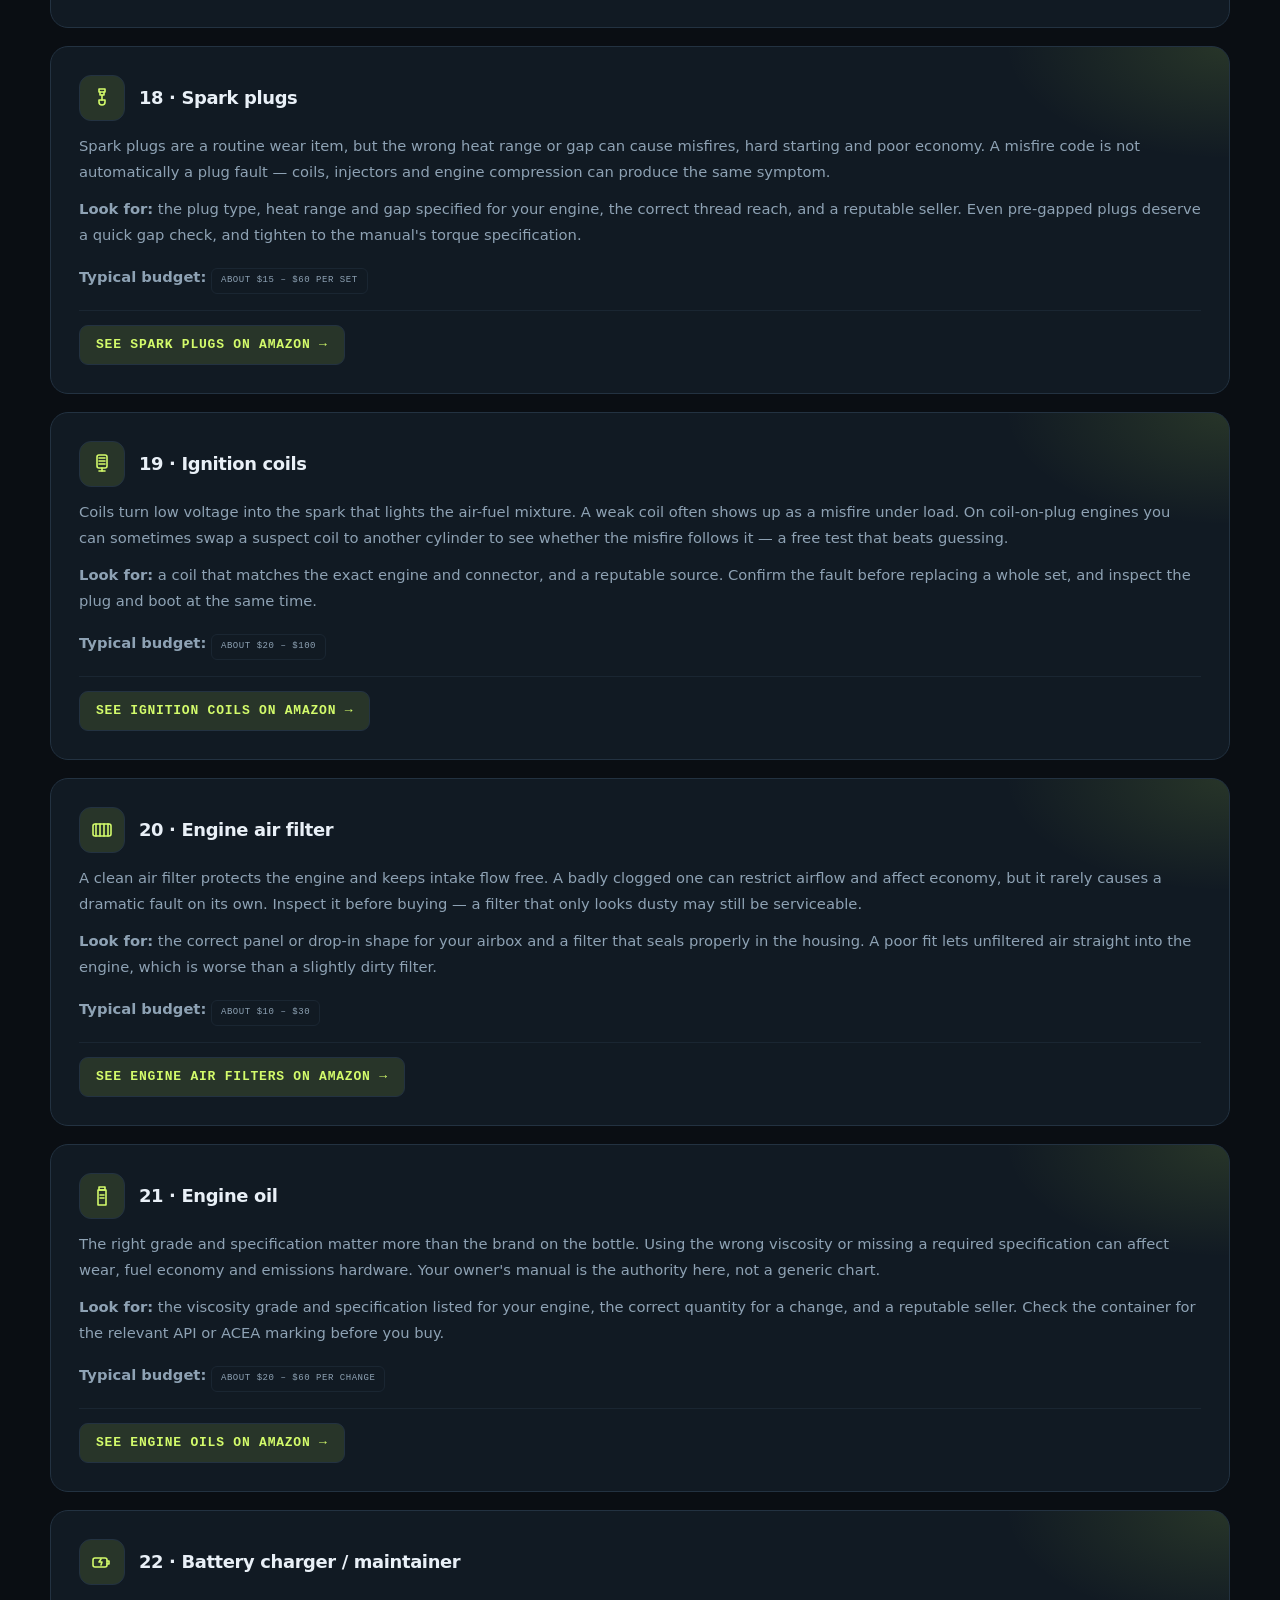
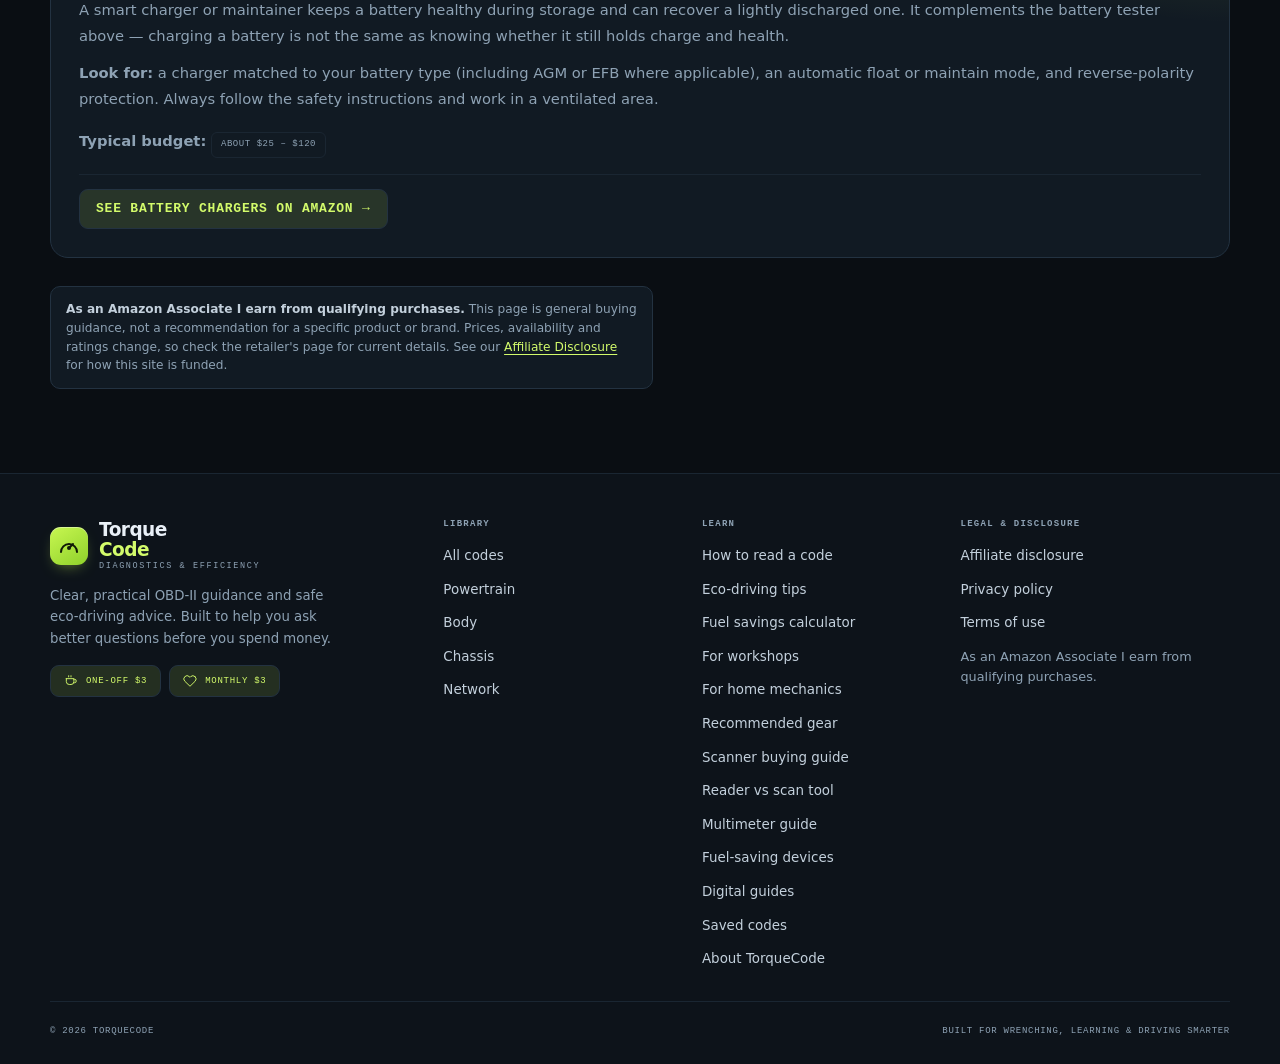
<file: torquecode-site/gear.html>
<!DOCTYPE html>
<html lang="en" data-theme="dark">
<head>
  <!-- Google Tag Manager -->
  <script>(function(w,d,s,l,i){w[l]=w[l]||[];w[l].push({'gtm.start':
new Date().getTime(),event:'gtm.js'});var f=d.getElementsByTagName(s)[0],
j=d.createElement(s),dl=l!='dataLayer'?'&l='+l:'';j.async=true;j.src=
'https://www.googletagmanager.com/gtm.js?id='+i+dl;f.parentNode.insertBefore(j,f);
})(window,document,'script','dataLayer','GTM-W3267GGH');</script>
  <!-- End Google Tag Manager -->
  <!-- Google AdSense -->
  <script async src="https://pagead2.googlesyndication.com/pagead/js/adsbygoogle.js?client=ca-pub-1344509312624965"
     crossorigin="anonymous"></script>
  <!-- End Google AdSense -->
  <meta charset="UTF-8">
  <meta name="viewport" content="width=device-width, initial-scale=1">
  <meta name="p:domain_verify" content="5c6b4eb184046a6e4fab791e30e0c824">
  <title>Recommended Diagnostic Gear | TorqueCode</title>
  <meta name="description" content="A practical guide to the tools that help you test before you replace: OBD-II scanners, multimeters, gauges and leak-test kits.">
  <link rel="canonical" href="https://torquecode.co.za/gear.html">
  <link rel="alternate" type="application/rss+xml" title="TorqueCode RSS feed" href="https://torquecode.co.za/feed.xml">
  <meta property="og:type" content="website">
  <meta property="og:site_name" content="TorqueCode">
  <meta property="og:locale" content="en_ZA">
  <meta property="og:title" content="Recommended Diagnostic Gear | TorqueCode">
  <meta property="og:description" content="A practical guide to the tools that help you test before you replace: OBD-II scanners, multimeters, gauges and leak-test kits.">
  <meta property="og:url" content="https://torquecode.co.za/gear.html">
  <meta name="twitter:card" content="summary">
  <meta name="twitter:title" content="Recommended Diagnostic Gear | TorqueCode">
  <meta name="twitter:description" content="A practical guide to the tools that help you test before you replace, from code readers to leak-test kits.">
  <meta name="theme-color" content="#0a0e13">
  <link rel="icon" href="favicon.svg" type="image/svg+xml">
  <link rel="stylesheet" href="css/styles.css?v=amazonbuttons20261122">
  <script type="application/ld+json">
  {"@context":"https://schema.org","@graph":[
    {"@type":"Organization","@id":"https://torquecode.co.za/#organization","name":"TorqueCode","url":"https://torquecode.co.za/","logo":"https://torquecode.co.za/favicon.svg"},
    {"@type":"WebPage","@id":"https://torquecode.co.za/gear.html#webpage","url":"https://torquecode.co.za/gear.html","name":"Recommended Diagnostic Gear","isPartOf":{"@id":"https://torquecode.co.za/#website"},"publisher":{"@id":"https://torquecode.co.za/#organization"}},
    {"@type":"BreadcrumbList","itemListElement":[{"@type":"ListItem","position":1,"name":"Home","item":"https://torquecode.co.za/"},{"@type":"ListItem","position":2,"name":"Recommended Gear","item":"https://torquecode.co.za/gear.html"}]}
  ]}
  </script>
  <script>
    (function () {
      try {
        var raw = localStorage.getItem("tc-theme");
        if (raw) {
          var theme = JSON.parse(raw);
          if (theme === "light" || theme === "dark") document.documentElement.setAttribute("data-theme", theme);
        }
      } catch (e) { /* default dark */ }
    })();
  </script>
</head>
<body>
  <!-- Google Tag Manager (noscript) -->
  <noscript><iframe src="https://www.googletagmanager.com/ns.html?id=GTM-W3267GGH"
  height="0" width="0" style="display:none;visibility:hidden"></iframe></noscript>
  <!-- End Google Tag Manager (noscript) -->
  <a class="skip-link" href="#main">Skip to content</a>

  <header class="site-header">
    <div class="container header-inner">
      <a class="brand" href="/">
        <span class="brand-mark" aria-hidden="true">
          <svg viewBox="0 0 24 24" fill="none" stroke="currentColor" stroke-linecap="round" stroke-linejoin="round">
            <path d="M4 18a8 8 0 1 1 16 0"/><path d="m12 14 4-4"/><circle cx="12" cy="14" r="1" fill="currentColor"/>
          </svg>
        </span>
        <span class="brand-name">Torque<span class="accent">Code</span><small>Diagnostics &amp; efficiency</small></span>
      </a>
      <nav class="site-nav" id="site-nav" aria-label="Main navigation">
        <a class="nav-link" href="/">Home</a>
        <a class="nav-link" href="codes.html">Code library</a>
        <a class="nav-link" href="tips.html">Fuel-saving tips</a>
        <a class="nav-link is-active" href="gear.html">Recommended gear</a>
        <a class="nav-link nav-guides" href="digital-products.html"><span class="nav-guides-long">Digital guides</span><span class="nav-guides-short">Guides</span></a>
        <a class="nav-link" href="about.html">About</a>
      </nav>
      <div class="header-actions">
        <button class="units-btn" data-units-toggle type="button" aria-label="mi · gal Switch to kilometres and litres" title="Switch to kilometres and litres">
          <span data-units-label>mi · gal</span>
        </button>
        <button class="icon-btn theme-toggle" data-theme-toggle type="button" aria-label="Switch to light theme" title="Switch theme">
          <svg class="icon moon" viewBox="0 0 24 24" aria-hidden="true"><path d="M21 12.8A9 9 0 1 1 11.2 3 7 7 0 0 0 21 12.8z"/></svg>
          <svg class="icon sun" viewBox="0 0 24 24" aria-hidden="true"><circle cx="12" cy="12" r="4"/><path d="M12 2v2M12 20v2M4.93 4.93l1.42 1.42M17.66 17.66l1.41 1.41M2 12h2M20 12h2M4.93 19.07l1.42-1.42M17.66 6.34l1.41-1.41"/></svg>
        </button>
        <button class="icon-btn menu-btn" data-menu-toggle type="button" aria-label="Open menu" aria-expanded="false" aria-controls="site-nav">
          <svg class="icon" viewBox="0 0 24 24" aria-hidden="true"><path d="M4 7h16M4 12h16M4 17h16"/></svg>
        </button>
      </div>
    </div>
  </header>
  <div class="worldwide-bar">Helpful for DIY mechanics and workshops worldwide</div>

  <main id="main">
    <section class="page-hero">
      <div class="container">
        <nav class="breadcrumb" aria-label="Breadcrumb">
          <a href="/">Home</a><span class="sep">/</span><span>Recommended gear</span>
        </nav>
        <span class="eyebrow">Tools, not parts cannons</span>
        <h1 class="page-title">Test before you replace.</h1>
        <p class="page-sub">A trouble code names a circuit, not a failed part. These are the tool categories that turn a guess into a measurement — chosen for usefulness on a real driveway, not for how impressive they look in a catalogue.</p>
      </div>
    </section>

    <div class="guides-wrap">
      <div class="container">
      <a class="guides-inline" href="digital-products.html">
            <span class="guides-inline-icon" aria-hidden="true">
              <svg viewBox="0 0 24 24" fill="none" stroke="currentColor" stroke-width="1.7" stroke-linecap="round" stroke-linejoin="round"><path d="M6 3h9l4 4v14H6z"/><path d="M9 12h7M9 16h7"/></svg>
            </span>
            <span class="guides-inline-copy">
              <strong>Four printable guides for the driveway</strong>
              <small>OBD-II cheat sheet · diagnostic checklist · tool-buying guide · fuel tracker — $3 each, optional</small>
            </span>
            <span class="guides-inline-cta">See the guides <svg viewBox="0 0 24 24" fill="none" stroke="currentColor" stroke-width="2" stroke-linecap="round" stroke-linejoin="round" aria-hidden="true"><path d="M5 12h14"/><path d="m12 5 7 7-7 7"/></svg></span>
          </a>
      </div>
    </div>

    <section class="section">
      <div class="container">
        <div class="section-head" style="margin-bottom:24px;">
          <div>
            <span class="eyebrow">Start here</span>
            <h2 class="section-title">Buying guides</h2>
            <p class="section-sub">Short, practical comparisons for the tools people ask about most. Each one explains the decision before it shows you a link.</p>
          </div>
        </div>
        <div class="legal-stack">
          <article class="legal-block">
            <h2><a href="scanner-buying-guide.html">OBD-II scanner buying guide</a></h2>
            <p>Code reader or live data, engine-only or all modules, and which small details make a scanner usable on a real driveway.</p>
          </article>
          <article class="legal-block">
            <h2><a href="code-reader-vs-scanner.html">Code reader vs scan tool</a></h2>
            <p>What each tool actually shows you, and when paying for live data stops you replacing parts that are not faulty.</p>
          </article>
          <article class="legal-block">
            <h2><a href="multimeter-buying-guide.html">Multimeter buying guide</a></h2>
            <p>Safety ratings, the four tests that matter, and why a small meter plus a reader beats an oversized scanner.</p>
          </article>
          <article class="legal-block">
            <h2><a href="fuel-saving-devices.html">Fuel-saving devices that actually help</a></h2>
            <p>The inexpensive tools that support real savings, and the claims that rarely survive a before-and-after test.</p>
          </article>
        </div>
      </div>
    </section>

    <section class="section">
      <div class="container">
        <div class="section-head" style="margin-bottom:24px;">
          <div>
            <span class="eyebrow">The short list</span>
            <h2 class="section-title">What earns its place in the toolbox</h2>
            <p class="section-sub">Original illustrations and our own buying notes. Budget ranges are rough estimates in USD, not live Amazon prices — always check the retailer's page for the current price.</p>
          </div>
        </div>
        <div class="disclaimer" style="max-width: 78ch; margin-bottom: 24px;">
          <strong>As an Amazon Associate I earn from qualifying purchases.</strong> Some links below lead to Amazon. They do not cost you anything extra and do not change the advice on this page.
        </div>
        <div class="legal-stack">
          <article class="legal-block">
            <div class="gear-block-head">
              <span class="gear-icon" aria-hidden="true">
                <svg viewBox="0 0 24 24" fill="none" stroke="currentColor" stroke-width="1.6" stroke-linecap="round" stroke-linejoin="round"><rect x="4" y="3" width="16" height="18" rx="3"/><rect x="7" y="6" width="10" height="6" rx="1"/><path d="M8 16h2M12 16h4M8 19h8"/></svg>
              </span>
              <h2><a href="https://www.amazon.com/s?k=obd2+code+reader&amp;tag=torque47-20" target="_blank" rel="sponsored noopener noreferrer">01 · OBD-II code reader</a></h2>
            </div>
            <p>The basic tool for anyone working on a modern car. It reads and clears diagnostic trouble codes and identifies which system set them. A reader gives you the five-character code you need before you search our <a href="codes.html">code library</a>, and it lets you confirm that a repair actually fixed the fault.</p>
            <p><strong>Look for:</strong> reliable OBD-II/EOBD support, clear code descriptions, freeze-frame data and a readable screen. Live data is a bonus, not a requirement for a first tool.</p>
            <p><strong>Typical budget:</strong> <span class="gear-budget">about $20 – $60</span></p>
            <p class="gear-link"><a href="https://www.amazon.com/s?k=obd2+code+reader&amp;tag=torque47-20" target="_blank" rel="sponsored noopener noreferrer">See OBD-II code readers on Amazon →</a></p>
          </article>
          <article class="legal-block">
            <div class="gear-block-head">
              <span class="gear-icon" aria-hidden="true">
                <svg viewBox="0 0 24 24" fill="none" stroke="currentColor" stroke-width="1.6" stroke-linecap="round" stroke-linejoin="round"><rect x="3" y="4" width="18" height="16" rx="3"/><path d="M6 15l3-4 3 2 3-5 3 3"/><path d="M6 8h.01"/></svg>
              </span>
              <h2><a href="https://www.amazon.com/s?k=obd2+scan+tool+live+data&amp;tag=torque47-20" target="_blank" rel="sponsored noopener noreferrer">02 · Scan tool with live data</a></h2>
            </div>
            <p>When a code points to a sensor or a system, live data shows what that sensor is actually reporting while the engine runs. Comparing commanded and actual values is often the fastest way to separate a bad sensor from a wiring, vacuum or mechanical problem.</p>
            <p><strong>Look for:</strong> live data graphing, mode 6 test results, and support for the makes you actually work on. Advanced bidirectional controls are useful but cost more — buy them when you need them.</p>
            <p><strong>Typical budget:</strong> <span class="gear-budget">about $70 – $200</span></p>
            <p class="gear-link"><a href="https://www.amazon.com/s?k=obd2+scan+tool+live+data&amp;tag=torque47-20" target="_blank" rel="sponsored noopener noreferrer">See live-data scan tools on Amazon →</a></p>
          </article>
          <article class="legal-block">
            <div class="gear-block-head">
              <span class="gear-icon" aria-hidden="true">
                <svg viewBox="0 0 24 24" fill="none" stroke="currentColor" stroke-width="1.6" stroke-linecap="round" stroke-linejoin="round"><rect x="6" y="2" width="12" height="16" rx="2"/><path d="M9 6h6v4H9z"/><path d="M9.5 18c0 2-2 2-2 4M14.5 18c0 2 2 2 2 4"/></svg>
              </span>
              <h2><a href="https://www.amazon.com/s?k=digital+multimeter+automotive&amp;tag=torque47-20" target="_blank" rel="sponsored noopener noreferrer">03 · Digital multimeter</a></h2>
            </div>
            <p>The cheapest way to test a circuit. Continuity checks find broken wiring, voltage-drop tests find high resistance, and resistance checks verify sensors. A code reader can tell you a circuit is out of range; a multimeter tells you why.</p>
            <p><strong>Look for:</strong> a robust input fuse, clear display, test leads in good condition, and a size that fits in your hand. Accuracy matters more than extra functions.</p>
            <p><strong>Typical budget:</strong> <span class="gear-budget">about $25 – $80</span></p>
            <p class="gear-link"><a href="https://www.amazon.com/s?k=digital+multimeter+automotive&amp;tag=torque47-20" target="_blank" rel="sponsored noopener noreferrer">See digital multimeters on Amazon →</a></p>
          </article>
          <article class="legal-block">
            <div class="gear-block-head">
              <span class="gear-icon" aria-hidden="true">
                <svg viewBox="0 0 24 24" fill="none" stroke="currentColor" stroke-width="1.6" stroke-linecap="round" stroke-linejoin="round"><circle cx="12" cy="12" r="8"/><path d="M12 12l4-4"/><path d="M7 17l-2 2"/><path d="M9 12h.01M15 12h.01M12 9h.01"/></svg>
              </span>
              <h2><a href="https://www.amazon.com/s?k=tire+pressure+gauge&amp;tag=torque47-20" target="_blank" rel="sponsored noopener noreferrer">04 · Tyre pressure gauge</a></h2>
            </div>
            <p>Underinflated tyres increase rolling resistance, wear out early and change handling. A reliable gauge is the simplest fuel-economy tool you can own, and it belongs in the glovebox rather than the workshop.</p>
            <p><strong>Look for:</strong> a gauge that reads in both kPa/bar and psi if you travel, a comfortable head, and a calm habit of checking pressures when the tyres are cold.</p>
            <p><strong>Typical budget:</strong> <span class="gear-budget">about $10 – $40</span></p>
            <p class="gear-link"><a href="https://www.amazon.com/s?k=tire+pressure+gauge&amp;tag=torque47-20" target="_blank" rel="sponsored noopener noreferrer">See tyre pressure gauges on Amazon →</a></p>
          </article>
          <article class="legal-block">
            <div class="gear-block-head">
              <span class="gear-icon" aria-hidden="true">
                <svg viewBox="0 0 24 24" fill="none" stroke="currentColor" stroke-width="1.6" stroke-linecap="round" stroke-linejoin="round"><rect x="3" y="8" width="8" height="8" rx="2"/><path d="M11 12h4M15 12c0-3 5-3 5 0s-5 3-5 0"/></svg>
              </span>
              <h2><a href="https://www.amazon.com/s?k=automotive+vacuum+leak+test+kit&amp;tag=torque47-20" target="_blank" rel="sponsored noopener noreferrer">05 · Vacuum and smoke test kit</a></h2>
            </div>
            <p>Vacuum leaks and EVAP leaks cause rough idle, lean codes and failed emissions tests. A hand vacuum pump or a smoke machine lets you find the leak instead of replacing sensors one at a time.</p>
            <p><strong>Look for:</strong> a kit suited to the pressure ranges you need, quality fittings and a safe, controlled way to introduce smoke into the intake or EVAP system.</p>
            <p><strong>Typical budget:</strong> <span class="gear-budget">about $25 – $120</span></p>
            <p class="gear-link"><a href="https://www.amazon.com/s?k=automotive+vacuum+leak+test+kit&amp;tag=torque47-20" target="_blank" rel="sponsored noopener noreferrer">See vacuum and smoke test kits on Amazon →</a></p>
          </article>
          <article class="legal-block">
            <div class="gear-block-head">
              <span class="gear-icon" aria-hidden="true">
                <svg viewBox="0 0 24 24" fill="none" stroke="currentColor" stroke-width="1.6" stroke-linecap="round" stroke-linejoin="round"><circle cx="10" cy="10" r="6"/><path d="M10 10l3-3"/><path d="M14.5 14.5L20 20"/><path d="M20 20v-3M20 20h-3"/></svg>
              </span>
              <h2><a href="https://www.amazon.com/s?k=fuel+pressure+test+kit+automotive&amp;tag=torque47-20" target="_blank" rel="sponsored noopener noreferrer">06 · Fuel pressure test kit</a></h2>
            </div>
            <p>Low fuel pressure can mimic a weak pump, a clogged filter, a bad regulator or an injector fault. A gauge on the rail tells you which direction to look before you spend money on parts.</p>
            <p><strong>Look for:</strong> adapters for your vehicle's test port, a gauge with a useful range, and a clear understanding of the spec for your engine — pressures vary widely.</p>
            <p><strong>Typical budget:</strong> <span class="gear-budget">about $30 – $100</span></p>
            <p class="gear-link"><a href="https://www.amazon.com/s?k=fuel+pressure+test+kit+automotive&amp;tag=torque47-20" target="_blank" rel="sponsored noopener noreferrer">See fuel pressure test kits on Amazon →</a></p>
          </article>
          <article class="legal-block">
            <div class="gear-block-head">
              <span class="gear-icon" aria-hidden="true">
                <svg viewBox="0 0 24 24" fill="none" stroke="currentColor" stroke-width="1.6" stroke-linecap="round" stroke-linejoin="round"><rect x="3" y="7" width="14" height="10" rx="2"/><path d="M17 10h2v4h-2"/><path d="M7 10v4M5 12h4"/><path d="M21 9v6"/></svg>
              </span>
              <h2><a href="https://www.amazon.com/s?k=ecu+memory+saver+automotive&amp;tag=torque47-20" target="_blank" rel="sponsored noopener noreferrer">07 · ECU memory saver</a></h2>
            </div>
            <p>Disconnecting a battery can wipe learned adaptive values, radio codes and window settings. A memory saver keeps a small supply to the ECU while you work, so you are not starting from scratch afterwards.</p>
            <p><strong>Look for:</strong> a unit that matches your vehicle's electrical system, short-circuit protection and clear instructions. Used incorrectly, any battery device can cause damage — follow the manual.</p>
            <p><strong>Typical budget:</strong> <span class="gear-budget">about $20 – $70</span></p>
            <p class="gear-link"><a href="https://www.amazon.com/s?k=ecu+memory+saver+automotive&amp;tag=torque47-20" target="_blank" rel="sponsored noopener noreferrer">See ECU memory savers on Amazon →</a></p>
          </article>
          <article class="legal-block">
            <div class="gear-block-head">
              <span class="gear-icon" aria-hidden="true">
                <svg viewBox="0 0 24 24" fill="none" stroke="currentColor" stroke-width="1.6" stroke-linecap="round" stroke-linejoin="round"><rect x="3" y="4" width="18" height="16" rx="3"/><path d="M7 15h.01M10 15h.01M13 15h.01M16 15h.01"/><path d="M7 9h10M7 12h6"/></svg>
              </span>
              <h2><a href="https://www.amazon.com/s?k=obd2+scan+tool+abs+srs&amp;tag=torque47-20" target="_blank" rel="sponsored noopener noreferrer">08 · Scan tool with ABS/SRS coverage</a></h2>
            </div>
            <p>Engine codes get most of the attention, but brakes, airbags and transmission modules set their own faults. A wider-coverage scan tool helps you see the system that actually reported the problem instead of guessing from symptoms alone.</p>
            <p><strong>Look for:</strong> explicit manufacturer coverage for the makes you work on, clear live-data support and the ability to read and clear codes in non-engine modules. Bidirectional tests are useful, but only if you understand what they do.</p>
            <p><strong>Typical budget:</strong> <span class="gear-budget">about $100 – $400</span></p>
            <p class="gear-link"><a href="https://www.amazon.com/s?k=obd2+scan+tool+abs+srs&amp;tag=torque47-20" target="_blank" rel="sponsored noopener noreferrer">See ABS/SRS scan tools on Amazon →</a></p>
          </article>
          <article class="legal-block">
            <div class="gear-block-head">
              <span class="gear-icon" aria-hidden="true">
                <svg viewBox="0 0 24 24" fill="none" stroke="currentColor" stroke-width="1.6" stroke-linecap="round" stroke-linejoin="round"><rect x="3" y="7" width="12" height="10" rx="2"/><path d="M15 10h3v4h-3"/><path d="M6 10v4M10 10v4"/><path d="M19 9v6"/></svg>
              </span>
              <h2><a href="https://www.amazon.com/s?k=automotive+battery+tester+load+tester&amp;tag=torque47-20" target="_blank" rel="sponsored noopener noreferrer">09 · Battery tester / load tester</a></h2>
            </div>
            <p>A weak battery can create strange electrical codes, slow cranking and intermittent module faults. Testing it first stops you from chasing sensors when the real problem is supply voltage.</p>
            <p><strong>Look for:</strong> a tester suited to your battery type, clear state-of-charge and health readings, and safe clamps. Always follow the tool instructions and take care around short circuits.</p>
            <p><strong>Typical budget:</strong> <span class="gear-budget">about $20 – $100</span></p>
            <p class="gear-link"><a href="https://www.amazon.com/s?k=automotive+battery+tester+load+tester&amp;tag=torque47-20" target="_blank" rel="sponsored noopener noreferrer">See battery testers on Amazon →</a></p>
          </article>
          <article class="legal-block">
            <div class="gear-block-head">
              <span class="gear-icon" aria-hidden="true">
                <svg viewBox="0 0 24 24" fill="none" stroke="currentColor" stroke-width="1.6" stroke-linecap="round" stroke-linejoin="round"><path d="M4 12h4M16 12h4"/><path d="M8 9v6M16 9v6"/><path d="M8 12h8"/><circle cx="12" cy="12" r="1"/></svg>
              </span>
              <h2><a href="https://www.amazon.com/s?k=automotive+backprobe+pin+kit&amp;tag=torque47-20" target="_blank" rel="sponsored noopener noreferrer">10 · Backprobe pin kit</a></h2>
            </div>
            <p>Sensors and modules are easy to misdiagnose if you cannot safely measure a live circuit. Backprobe pins let a multimeter read a connector without piercing the wire insulation, which helps preserve the harness.</p>
            <p><strong>Look for:</strong> several pin sizes, flexible leads that fit your meter, and a set that reaches common connector shapes. Use gentle pressure and never force a pin into a sealed connector.</p>
            <p><strong>Typical budget:</strong> <span class="gear-budget">about $10 – $35</span></p>
            <p class="gear-link"><a href="https://www.amazon.com/s?k=automotive+backprobe+pin+kit&amp;tag=torque47-20" target="_blank" rel="sponsored noopener noreferrer">See backprobe kits on Amazon →</a></p>
          </article>
          <article class="legal-block">
            <div class="gear-block-head">
              <span class="gear-icon" aria-hidden="true">
                <svg viewBox="0 0 24 24" fill="none" stroke="currentColor" stroke-width="1.6" stroke-linecap="round" stroke-linejoin="round"><path d="M5 8h14v8H5z"/><path d="M8 12h.01M12 12h.01M16 12h.01"/><path d="M12 5v3M12 16v3"/></svg>
              </span>
              <h2><a href="https://www.amazon.com/s?k=noid+light+kit+fuel+injector+tester&amp;tag=torque47-20" target="_blank" rel="sponsored noopener noreferrer">11 · Noid light / injector pulse tester</a></h2>
            </div>
            <p>Injector-related codes and misfires can come from wiring, power supply or the control side of the circuit. A noid light shows whether the ECU is commanding the injector at all, which narrows the test before parts are replaced.</p>
            <p><strong>Look for:</strong> the connector types that match the vehicles you work on, a clear indicator and a kit with a storage case. It confirms pulse, not injector flow or spray pattern.</p>
            <p><strong>Typical budget:</strong> <span class="gear-budget">about $10 – $40</span></p>
            <p class="gear-link"><a href="https://www.amazon.com/s?k=noid+light+kit+fuel+injector+tester&amp;tag=torque47-20" target="_blank" rel="sponsored noopener noreferrer">See injector pulse testers on Amazon →</a></p>
          </article>
          <article class="legal-block">
            <div class="gear-block-head">
              <span class="gear-icon" aria-hidden="true">
                <svg viewBox="0 0 24 24" fill="none" stroke="currentColor" stroke-width="1.6" stroke-linecap="round" stroke-linejoin="round"><path d="M8 3h8v5H8z"/><path d="M12 8v4"/><circle cx="12" cy="16" r="4"/><path d="M12 13v3l2 1"/></svg>
              </span>
              <h2><a href="https://www.amazon.com/s?k=automotive+engine+compression+tester+kit&amp;tag=torque47-20" target="_blank" rel="sponsored noopener noreferrer">12 · Engine compression tester</a></h2>
            </div>
            <p>Misfire codes are not always electrical. A compression test checks the mechanical health of the engine and helps separate valve, ring and head-gasket problems from ignition or fuel faults.</p>
            <p><strong>Look for:</strong> the right spark-plug adapters for your vehicles, a gauge you can read clearly and a reliable schrader valve. Compare readings cylinder-to-cylinder, not just against one generic number.</p>
            <p><strong>Typical budget:</strong> <span class="gear-budget">about $25 – $90</span></p>
            <p class="gear-link"><a href="https://www.amazon.com/s?k=automotive+engine+compression+tester+kit&amp;tag=torque47-20" target="_blank" rel="sponsored noopener noreferrer">See compression testers on Amazon →</a></p>
          </article>
          <article class="legal-block">
            <div class="gear-block-head">
              <span class="gear-icon" aria-hidden="true">
                <svg viewBox="0 0 24 24" fill="none" stroke="currentColor" stroke-width="1.6" stroke-linecap="round" stroke-linejoin="round"><path d="M6 4h12v16H6z"/><path d="M9 8h6M9 12h6M9 16h4"/><path d="M18 9h2v6h-2"/></svg>
              </span>
              <h2><a href="https://www.amazon.com/s?k=cooling+system+pressure+tester+kit&amp;tag=torque47-20" target="_blank" rel="sponsored noopener noreferrer">13 · Cooling system pressure tester</a></h2>
            </div>
            <p>Overheating, coolant loss and temperature-related codes are expensive if you guess. Pressurising the cooling system makes leaks show up before the engine gets hot, and it helps check that the cap holds pressure.</p>
            <p><strong>Look for:</strong> an adapter set that fits common radiator and expansion-tank necks, a gauge with a sensible range and a hand pump that feels smooth. Never open a hot cooling system.</p>
            <p><strong>Typical budget:</strong> <span class="gear-budget">about $30 – $120</span></p>
            <p class="gear-link"><a href="https://www.amazon.com/s?k=cooling+system+pressure+tester+kit&amp;tag=torque47-20" target="_blank" rel="sponsored noopener noreferrer">See cooling pressure testers on Amazon →</a></p>
          </article>
          <article class="legal-block">
            <div class="gear-block-head">
              <span class="gear-icon" aria-hidden="true">
                <svg viewBox="0 0 24 24" fill="none" stroke="currentColor" stroke-width="1.6" stroke-linecap="round" stroke-linejoin="round"><path d="M4 17l6-9 4 5 2-3 4 7H4z"/><path d="M6 20h12"/><path d="M15 4v3M17.5 5.5h-3"/></svg>
              </span>
              <h2><a href="https://www.amazon.com/s?k=infrared+thermometer+automotive&amp;tag=torque47-20" target="_blank" rel="sponsored noopener noreferrer">14 · Infrared thermometer</a></h2>
            </div>
            <p>Temperature differences tell a story. Comparing a thermostat housing, radiator inlet and outlet, or two sides of the same component, can point to a stuck thermostat, restriction or airflow problem without touching hot parts.</p>
            <p><strong>Look for:</strong> a consistent distance-to-spot ratio, clear display and a comfortable grip. Remember that shiny metal surfaces can give misleading readings, so use the same target surface each time.</p>
            <p><strong>Typical budget:</strong> <span class="gear-budget">about $15 – $50</span></p>
            <p class="gear-link"><a href="https://www.amazon.com/s?k=infrared+thermometer+automotive&amp;tag=torque47-20" target="_blank" rel="sponsored noopener noreferrer">See infrared thermometers on Amazon →</a></p>
          </article>
          <article class="legal-block">
            <div class="gear-block-head">
              <span class="gear-icon" aria-hidden="true">
                <svg viewBox="0 0 24 24" fill="none" stroke="currentColor" stroke-width="1.6" stroke-linecap="round" stroke-linejoin="round"><rect x="5" y="8" width="14" height="9" rx="2"/><path d="M9 8V5h6v3"/><path d="M9 12h.01M12 12h.01M15 12h.01"/><path d="M8 17v3M16 17v3"/></svg>
              </span>
              <h2><a href="https://www.amazon.com/s?k=obd2+extension+cable+right+angle+adapter&amp;tag=torque47-20" target="_blank" rel="sponsored noopener noreferrer">15 · OBD-II extension cable / right-angle adapter</a></h2>
            </div>
            <p>The diagnostic port is often tucked under the dash in an awkward spot. An extension cable or right-angle adapter protects the vehicle socket, gives your scanner room to sit still, and makes long live-data sessions less frustrating.</p>
            <p><strong>Look for:</strong> a secure fit, enough length to reach your seating position and a shape that does not block nearby pedals or panels. It does not add features to a basic scanner — it simply makes the connection practical.</p>
            <p><strong>Typical budget:</strong> <span class="gear-budget">about $10 – $30</span></p>
            <p class="gear-link"><a href="https://www.amazon.com/s?k=obd2+extension+cable+right+angle+adapter&amp;tag=torque47-20" target="_blank" rel="sponsored noopener noreferrer">See OBD-II extension cables on Amazon →</a></p>
          </article>
        </div>

        <div class="section-head" style="margin:34px 0 20px;">
          <div>
            <span class="eyebrow">After the diagnosis</span>
            <h3 class="section-title" style="font-size:clamp(1.3rem,2.6vw,1.8rem);">Common replacement parts</h3>
            <p class="section-sub">Once a test points to a part, these are the usual wear items worth comparing. Confirm the fault and match the exact engine before you buy — a code names a circuit, not a doomed component.</p>
          </div>
        </div>
        <div class="legal-stack">
          <article class="legal-block">
            <div class="gear-block-head">
              <span class="gear-icon" aria-hidden="true">
                <svg viewBox="0 0 24 24" fill="none" stroke="currentColor" stroke-width="1.6" stroke-linecap="round" stroke-linejoin="round"><path d="M9 3h6l-1 4h-4L9 3z"/><path d="M10 7h4v3h-4z"/><path d="M12 10v6"/><path d="M12 16c0 2 2 2 2 3"/></svg>
              </span>
              <h2><a href="https://www.amazon.com/s?k=oxygen+sensor+automotive&amp;tag=torque47-20" target="_blank" rel="sponsored noopener noreferrer">16 · Oxygen sensor</a></h2>
            </div>
            <p>Oxygen sensors report what is happening in the exhaust so the ECU can trim the fuel mixture. A failing one can trigger lean or rich codes, rough running and failed emissions tests — but those codes also point at leaks and wiring, so test the circuit before condemning the sensor.</p>
            <p><strong>Look for:</strong> the exact sensor type, wire count and connector for your vehicle, plus the correct upstream or downstream position. Universal splice-in sensors need careful wiring; a direct-fit part is simpler for most home mechanics.</p>
            <p><strong>Typical budget:</strong> <span class="gear-budget">about $20 – $90</span></p>
            <p class="gear-link"><a href="https://www.amazon.com/s?k=oxygen+sensor+automotive&amp;tag=torque47-20" target="_blank" rel="sponsored noopener noreferrer">See oxygen sensors on Amazon →</a></p>
          </article>
          <article class="legal-block">
            <div class="gear-block-head">
              <span class="gear-icon" aria-hidden="true">
                <svg viewBox="0 0 24 24" fill="none" stroke="currentColor" stroke-width="1.6" stroke-linecap="round" stroke-linejoin="round"><rect x="3" y="7" width="14" height="10" rx="2"/><path d="M7 7v10M11 7v10"/><path d="M17 10h3v4h-3"/></svg>
              </span>
              <h2><a href="https://www.amazon.com/s?k=mass+airflow+sensor+automotive&amp;tag=torque47-20" target="_blank" rel="sponsored noopener noreferrer">17 · Mass airflow sensor</a></h2>
            </div>
            <p>The MAF sensor measures incoming air so the ECU can deliver the right amount of fuel. Contamination or a failed sensor can cause rough idle, stalling and lean codes. A leak in the intake after the sensor can produce the same symptoms, so check for unmetered air first.</p>
            <p><strong>Look for:</strong> an exact housing and connector match, the correct calibration for your engine, and a cleaner that is safe for your sensor type if you try cleaning before replacing.</p>
            <p><strong>Typical budget:</strong> <span class="gear-budget">about $30 – $150</span></p>
            <p class="gear-link"><a href="https://www.amazon.com/s?k=mass+airflow+sensor+automotive&amp;tag=torque47-20" target="_blank" rel="sponsored noopener noreferrer">See mass airflow sensors on Amazon →</a></p>
          </article>
          <article class="legal-block">
            <div class="gear-block-head">
              <span class="gear-icon" aria-hidden="true">
                <svg viewBox="0 0 24 24" fill="none" stroke="currentColor" stroke-width="1.6" stroke-linecap="round" stroke-linejoin="round"><path d="M9 3h6v3H9z"/><path d="M10 6v3h4V6"/><path d="M12 9v5"/><path d="M9 14h6v2a3 3 0 0 1-6 0v-2z"/></svg>
              </span>
              <h2><a href="https://www.amazon.com/s?k=automotive+spark+plugs&amp;tag=torque47-20" target="_blank" rel="sponsored noopener noreferrer">18 · Spark plugs</a></h2>
            </div>
            <p>Spark plugs are a routine wear item, but the wrong heat range or gap can cause misfires, hard starting and poor economy. A misfire code is not automatically a plug fault — coils, injectors and engine compression can produce the same symptom.</p>
            <p><strong>Look for:</strong> the plug type, heat range and gap specified for your engine, the correct thread reach, and a reputable seller. Even pre-gapped plugs deserve a quick gap check, and tighten to the manual's torque specification.</p>
            <p><strong>Typical budget:</strong> <span class="gear-budget">about $15 – $60 per set</span></p>
            <p class="gear-link"><a href="https://www.amazon.com/s?k=automotive+spark+plugs&amp;tag=torque47-20" target="_blank" rel="sponsored noopener noreferrer">See spark plugs on Amazon →</a></p>
          </article>
          <article class="legal-block">
            <div class="gear-block-head">
              <span class="gear-icon" aria-hidden="true">
                <svg viewBox="0 0 24 24" fill="none" stroke="currentColor" stroke-width="1.6" stroke-linecap="round" stroke-linejoin="round"><rect x="7" y="3" width="10" height="13" rx="2"/><path d="M9 6h6M9 9h6M9 12h6"/><path d="M12 16v3"/><path d="M9 19h6"/></svg>
              </span>
              <h2><a href="https://www.amazon.com/s?k=automotive+ignition+coil&amp;tag=torque47-20" target="_blank" rel="sponsored noopener noreferrer">19 · Ignition coils</a></h2>
            </div>
            <p>Coils turn low voltage into the spark that lights the air-fuel mixture. A weak coil often shows up as a misfire under load. On coil-on-plug engines you can sometimes swap a suspect coil to another cylinder to see whether the misfire follows it — a free test that beats guessing.</p>
            <p><strong>Look for:</strong> a coil that matches the exact engine and connector, and a reputable source. Confirm the fault before replacing a whole set, and inspect the plug and boot at the same time.</p>
            <p><strong>Typical budget:</strong> <span class="gear-budget">about $20 – $100</span></p>
            <p class="gear-link"><a href="https://www.amazon.com/s?k=automotive+ignition+coil&amp;tag=torque47-20" target="_blank" rel="sponsored noopener noreferrer">See ignition coils on Amazon →</a></p>
          </article>
          <article class="legal-block">
            <div class="gear-block-head">
              <span class="gear-icon" aria-hidden="true">
                <svg viewBox="0 0 24 24" fill="none" stroke="currentColor" stroke-width="1.6" stroke-linecap="round" stroke-linejoin="round"><rect x="3" y="6" width="18" height="12" rx="2"/><path d="M6 6v12M10 6v12M14 6v12M18 6v12"/></svg>
              </span>
              <h2><a href="https://www.amazon.com/s?k=engine+air+filter+automotive&amp;tag=torque47-20" target="_blank" rel="sponsored noopener noreferrer">20 · Engine air filter</a></h2>
            </div>
            <p>A clean air filter protects the engine and keeps intake flow free. A badly clogged one can restrict airflow and affect economy, but it rarely causes a dramatic fault on its own. Inspect it before buying — a filter that only looks dusty may still be serviceable.</p>
            <p><strong>Look for:</strong> the correct panel or drop-in shape for your airbox and a filter that seals properly in the housing. A poor fit lets unfiltered air straight into the engine, which is worse than a slightly dirty filter.</p>
            <p><strong>Typical budget:</strong> <span class="gear-budget">about $10 – $30</span></p>
            <p class="gear-link"><a href="https://www.amazon.com/s?k=engine+air+filter+automotive&amp;tag=torque47-20" target="_blank" rel="sponsored noopener noreferrer">See engine air filters on Amazon →</a></p>
          </article>
          <article class="legal-block">
            <div class="gear-block-head">
              <span class="gear-icon" aria-hidden="true">
                <svg viewBox="0 0 24 24" fill="none" stroke="currentColor" stroke-width="1.6" stroke-linecap="round" stroke-linejoin="round"><path d="M9 3h6v3H9z"/><path d="M8 6h8v15H8z"/><path d="M10 11h4M10 14h4"/></svg>
              </span>
              <h2><a href="https://www.amazon.com/s?k=automotive+engine+oil&amp;tag=torque47-20" target="_blank" rel="sponsored noopener noreferrer">21 · Engine oil</a></h2>
            </div>
            <p>The right grade and specification matter more than the brand on the bottle. Using the wrong viscosity or missing a required specification can affect wear, fuel economy and emissions hardware. Your owner's manual is the authority here, not a generic chart.</p>
            <p><strong>Look for:</strong> the viscosity grade and specification listed for your engine, the correct quantity for a change, and a reputable seller. Check the container for the relevant API or ACEA marking before you buy.</p>
            <p><strong>Typical budget:</strong> <span class="gear-budget">about $20 – $60 per change</span></p>
            <p class="gear-link"><a href="https://www.amazon.com/s?k=automotive+engine+oil&amp;tag=torque47-20" target="_blank" rel="sponsored noopener noreferrer">See engine oils on Amazon →</a></p>
          </article>
          <article class="legal-block">
            <div class="gear-block-head">
              <span class="gear-icon" aria-hidden="true">
                <svg viewBox="0 0 24 24" fill="none" stroke="currentColor" stroke-width="1.6" stroke-linecap="round" stroke-linejoin="round"><rect x="3" y="8" width="14" height="9" rx="2"/><path d="M17 11h2v3h-2"/><path d="M11 9l-2 3h3l-1 3"/></svg>
              </span>
              <h2><a href="https://www.amazon.com/s?k=automotive+battery+charger+maintainer&amp;tag=torque47-20" target="_blank" rel="sponsored noopener noreferrer">22 · Battery charger / maintainer</a></h2>
            </div>
            <p>A smart charger or maintainer keeps a battery healthy during storage and can recover a lightly discharged one. It complements the battery tester above — charging a battery is not the same as knowing whether it still holds charge and health.</p>
            <p><strong>Look for:</strong> a charger matched to your battery type (including AGM or EFB where applicable), an automatic float or maintain mode, and reverse-polarity protection. Always follow the safety instructions and work in a ventilated area.</p>
            <p><strong>Typical budget:</strong> <span class="gear-budget">about $25 – $120</span></p>
            <p class="gear-link"><a href="https://www.amazon.com/s?k=automotive+battery+charger+maintainer&amp;tag=torque47-20" target="_blank" rel="sponsored noopener noreferrer">See battery chargers on Amazon →</a></p>
          </article>
        </div>

<div class="disclaimer" style="max-width: 78ch; margin-top: 28px;">
          <strong>As an Amazon Associate I earn from qualifying purchases.</strong> This page is general buying guidance, not a recommendation for a specific product or brand. Prices, availability and ratings change, so check the retailer's page for current details. See our <a href="disclosure.html">Affiliate Disclosure</a> for how this site is funded.
        </div>
      </div>
    </section>
  </main>

  <footer class="site-footer">
    <div class="container">
      <div class="footer-grid">
        <div class="footer-brand">
          <a class="brand" href="/">
            <span class="brand-mark" aria-hidden="true">
              <svg viewBox="0 0 24 24" fill="none" stroke="currentColor" stroke-linecap="round" stroke-linejoin="round">
                <path d="M4 18a8 8 0 1 1 16 0"/><path d="m12 14 4-4"/><circle cx="12" cy="14" r="1" fill="currentColor"/>
              </svg>
            </span>
            <span class="brand-name">Torque<span class="accent">Code</span><small>Diagnostics &amp; efficiency</small></span>
          </a>
          <p>Clear, practical OBD-II guidance and safe eco-driving advice. Built to help you ask better questions before you spend money.</p>
          <div class="support-actions">
            <a class="support-btn" href="https://www.patreon.com/torquecode/posts/torquecode-one-3-175774442" target="_blank" rel="noopener noreferrer" title="One-off $3 support - never required to use TorqueCode">
              <svg viewBox="0 0 24 24" fill="none" stroke="currentColor" stroke-width="1.6" stroke-linecap="round" stroke-linejoin="round" aria-hidden="true"><path d="M4 8h13v5a5 5 0 0 1-5 5H9a5 5 0 0 1-5-5V8z"/><path d="M17 9h1a3 3 0 0 1 0 6h-1"/><path d="M8 3v2M12 3v2"/></svg>
              One-off $3
            </a>
            <a class="support-btn" href="https://www.patreon.com/join/torquecode" target="_blank" rel="noopener noreferrer" title="$3 per month - never required to use TorqueCode">
              <svg viewBox="0 0 24 24" fill="none" stroke="currentColor" stroke-width="1.6" stroke-linecap="round" stroke-linejoin="round" aria-hidden="true"><path d="M20.8 4.6a5.5 5.5 0 0 0-7.8 0L12 5.7l-1.1-1.1a5.5 5.5 0 0 0-7.8 7.8L12 21l8.8-8.6a5.5 5.5 0 0 0 0-7.8z"/></svg>
              Monthly $3
            </a>
          </div>
        </div>
        <div class="footer-col">
          <h3>Library</h3>
          <ul>
            <li><a href="codes.html">All codes</a></li>
            <li><a href="codes.html?system=P">Powertrain</a></li>
            <li><a href="codes.html?system=B">Body</a></li>
            <li><a href="codes.html?system=C">Chassis</a></li>
            <li><a href="codes.html?system=U">Network</a></li>
          </ul>
        </div>
        <div class="footer-col">
          <h3>Learn</h3>
          <ul>
            <li><a href="/#anatomy">How to read a code</a></li>
            <li><a href="tips.html">Eco-driving tips</a></li>
            <li><a href="tips.html#calculator">Fuel savings calculator</a></li>
            <li><a href="for-workshops.html">For workshops</a></li>
            <li><a href="for-home-mechanics.html">For home mechanics</a></li>
            <li><a href="gear.html">Recommended gear</a></li>
            <li><a href="scanner-buying-guide.html">Scanner buying guide</a></li>
            <li><a href="code-reader-vs-scanner.html">Reader vs scan tool</a></li>
            <li><a href="multimeter-buying-guide.html">Multimeter guide</a></li>
            <li><a href="fuel-saving-devices.html">Fuel-saving devices</a></li>
            <li><a href="digital-products.html">Digital guides</a></li>
            <li><a href="codes.html?view=saved">Saved codes</a></li>
            <li><a href="about.html">About TorqueCode</a></li>
          </ul>
        </div>
        <div class="footer-col">
          <h3>Legal &amp; disclosure</h3>
          <ul>
            <li><a href="disclosure.html">Affiliate disclosure</a></li>
            <li><a href="privacy.html">Privacy policy</a></li>
            <li><a href="terms.html">Terms of use</a></li>
          </ul>
          <p class="footer-note" style="margin-top:12px;">As an Amazon Associate I earn from qualifying purchases.</p>
        </div>
      </div>
      <div class="footer-bottom">
        <span>© <span data-year>2026</span> TorqueCode</span>
        <span>Built for wrenching, learning &amp; driving smarter</span>
      </div>
    </div>
  </footer>

  <script src="js/data-codes.js"></script>
  <script src="js/data-codes-extra.js"></script>
  <script src="js/data-tips.js"></script>
  <script src="js/common.js"></script>
  <script src="js/app.js"></script>
</body>
</html>
</file>
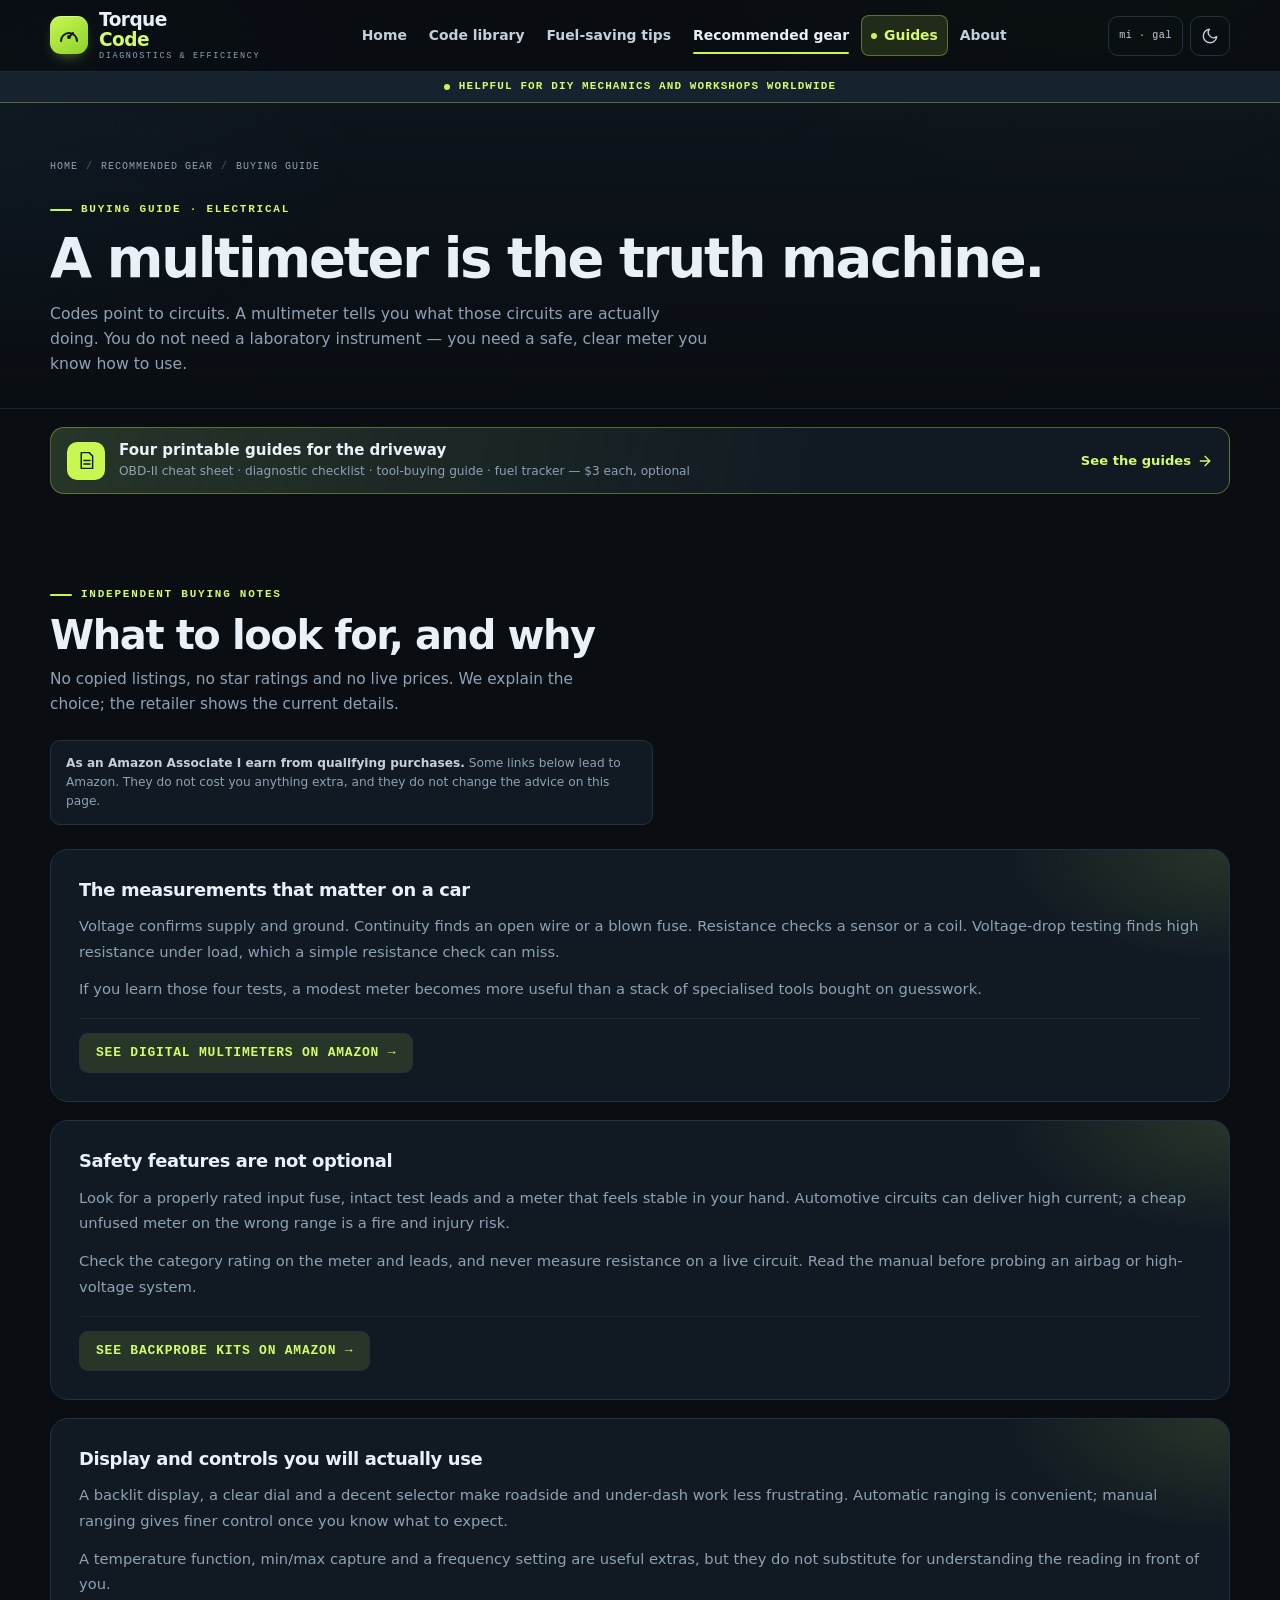
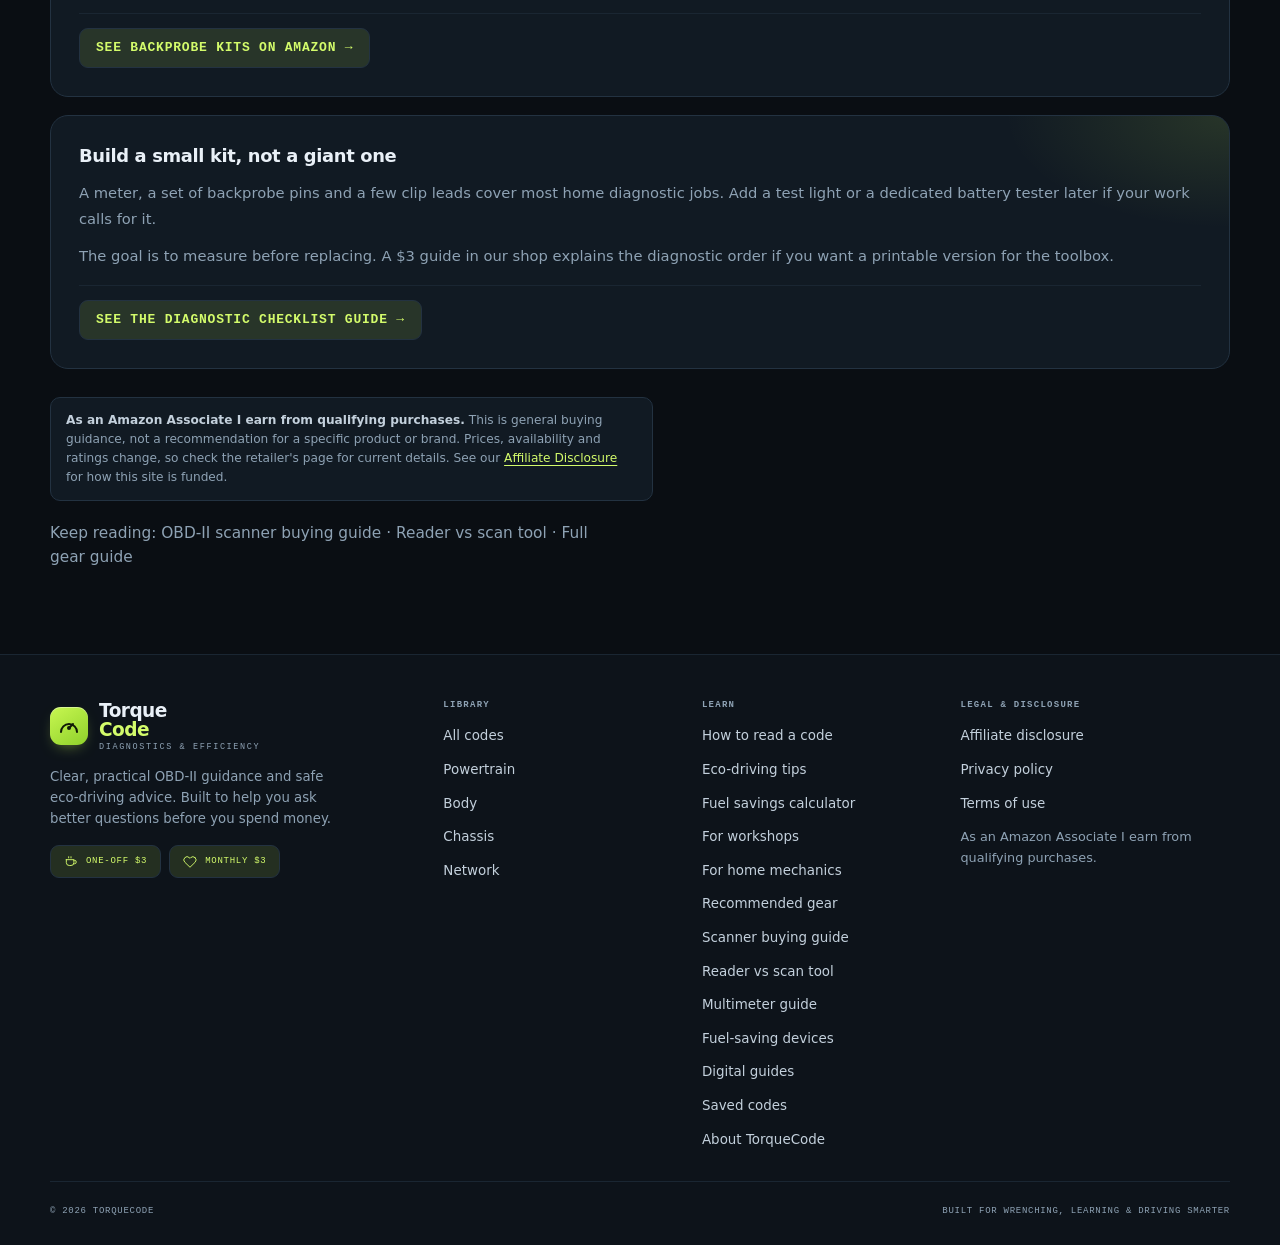
<file: torquecode-site/multimeter-buying-guide.html>
<!DOCTYPE html>
<html lang="en" data-theme="dark">
<head>
  <!-- Google Tag Manager -->
  <script>(function(w,d,s,l,i){w[l]=w[l]||[];w[l].push({'gtm.start':
new Date().getTime(),event:'gtm.js'});var f=d.getElementsByTagName(s)[0],
j=d.createElement(s),dl=l!='dataLayer'?'&l='+l:'';j.async=true;j.src=
'https://www.googletagmanager.com/gtm.js?id='+i+dl;f.parentNode.insertBefore(j,f);
})(window,document,'script','dataLayer','GTM-W3267GGH');</script>
  <!-- End Google Tag Manager -->
  <!-- Google AdSense -->
  <script async src="https://pagead2.googlesyndication.com/pagead/js/adsbygoogle.js?client=ca-pub-1344509312624965"
     crossorigin="anonymous"></script>
  <!-- End Google AdSense -->
  <meta charset="UTF-8">
  <meta name="viewport" content="width=device-width, initial-scale=1">
  <meta name="p:domain_verify" content="5c6b4eb184046a6e4fab791e30e0c824">
  <title>Car Diagnostic Multimeter Guide | TorqueCode</title>
  <meta name="description" content="What to look for in a digital multimeter for automotive diagnostics: voltage, continuity, resistance, voltage drop, fused inputs and safe test leads.">
  <link rel="canonical" href="https://torquecode.co.za/multimeter-buying-guide.html">
  <link rel="alternate" type="application/rss+xml" title="TorqueCode RSS feed" href="https://torquecode.co.za/feed.xml">
  <meta property="og:type" content="website">
  <meta property="og:site_name" content="TorqueCode">
  <meta property="og:locale" content="en_ZA">
  <meta property="og:title" content="Car Diagnostic Multimeter Guide | TorqueCode">
  <meta property="og:description" content="What to look for in a digital multimeter for automotive diagnostics: voltage, continuity, resistance, voltage drop, fused inputs and safe test leads.">
  <meta property="og:url" content="https://torquecode.co.za/multimeter-buying-guide.html">
  <meta name="twitter:card" content="summary">
  <meta name="twitter:title" content="Car Diagnostic Multimeter Guide | TorqueCode">
  <meta name="twitter:description" content="What to look for in a digital multimeter for automotive diagnostics: voltage, continuity, resistance, voltage drop, fused inputs and safe test leads.">
  <meta name="theme-color" content="#0a0e13">
  <link rel="icon" href="favicon.svg" type="image/svg+xml">
  <link rel="stylesheet" href="css/styles.css?v=amazonbuttons20261122">
  <script type="application/ld+json">
  {"@context":"https://schema.org","@graph":[
    {"@type":"Organization","@id":"https://torquecode.co.za/#organization","name":"TorqueCode","url":"https://torquecode.co.za/","logo":"https://torquecode.co.za/favicon.svg"},
    {"@type":"WebPage","@id":"https://torquecode.co.za/multimeter-buying-guide.html#webpage","url":"https://torquecode.co.za/multimeter-buying-guide.html","name":"Car Diagnostic Multimeter Guide | TorqueCode","isPartOf":{"@id":"https://torquecode.co.za/#website"},"publisher":{"@id":"https://torquecode.co.za/#organization"}},
    {"@type":"BreadcrumbList","itemListElement":[{"@type":"ListItem","position":1,"name":"Home","item":"https://torquecode.co.za/"},{"@type":"ListItem","position":2,"name":"Recommended Gear","item":"https://torquecode.co.za/gear.html"},{"@type":"ListItem","position":3,"name":"A multimeter is the truth machine.","item":"https://torquecode.co.za/multimeter-buying-guide.html"}]}
  ]}
  </script>
  <script>
    (function () {
      try {
        var raw = localStorage.getItem("tc-theme");
        if (raw) {
          var theme = JSON.parse(raw);
          if (theme === "light" || theme === "dark") document.documentElement.setAttribute("data-theme", theme);
        }
      } catch (e) { /* default dark */ }
    })();
  </script>
</head>
<body>
  <!-- Google Tag Manager (noscript) -->
  <noscript><iframe src="https://www.googletagmanager.com/ns.html?id=GTM-W3267GGH"
  height="0" width="0" style="display:none;visibility:hidden"></iframe></noscript>
  <!-- End Google Tag Manager (noscript) -->
  <a class="skip-link" href="#main">Skip to content</a>

  <header class="site-header">
    <div class="container header-inner">
      <a class="brand" href="/">
        <span class="brand-mark" aria-hidden="true">
          <svg viewBox="0 0 24 24" fill="none" stroke="currentColor" stroke-linecap="round" stroke-linejoin="round">
            <path d="M4 18a8 8 0 1 1 16 0"/><path d="m12 14 4-4"/><circle cx="12" cy="14" r="1" fill="currentColor"/>
          </svg>
        </span>
        <span class="brand-name">Torque<span class="accent">Code</span><small>Diagnostics &amp; efficiency</small></span>
      </a>
      <nav class="site-nav" id="site-nav" aria-label="Main navigation">
        <a class="nav-link" href="/">Home</a>
        <a class="nav-link" href="codes.html">Code library</a>
        <a class="nav-link" href="tips.html">Fuel-saving tips</a>
        <a class="nav-link is-active" href="gear.html">Recommended gear</a>
        <a class="nav-link nav-guides" href="digital-products.html"><span class="nav-guides-long">Digital guides</span><span class="nav-guides-short">Guides</span></a>
        <a class="nav-link" href="about.html">About</a>
      </nav>
      <div class="header-actions">
        <button class="units-btn" data-units-toggle type="button" aria-label="mi · gal Switch to kilometres and litres" title="Switch to kilometres and litres">
          <span data-units-label>mi · gal</span>
        </button>
        <button class="icon-btn theme-toggle" data-theme-toggle type="button" aria-label="Switch to light theme" title="Switch theme">
          <svg class="icon moon" viewBox="0 0 24 24" aria-hidden="true"><path d="M21 12.8A9 9 0 1 1 11.2 3 7 7 0 0 0 21 12.8z"/></svg>
          <svg class="icon sun" viewBox="0 0 24 24" aria-hidden="true"><circle cx="12" cy="12" r="4"/><path d="M12 2v2M12 20v2M4.93 4.93l1.42 1.42M17.66 17.66l1.41 1.41M2 12h2M20 12h2M4.93 19.07l1.42-1.42M17.66 6.34l1.41-1.41"/></svg>
        </button>
        <button class="icon-btn menu-btn" data-menu-toggle type="button" aria-label="Open menu" aria-expanded="false" aria-controls="site-nav">
          <svg class="icon" viewBox="0 0 24 24" aria-hidden="true"><path d="M4 7h16M4 12h16M4 17h16"/></svg>
        </button>
      </div>
    </div>
  </header>
  <div class="worldwide-bar">Helpful for DIY mechanics and workshops worldwide</div>

  <main id="main">
    <section class="page-hero">
      <div class="container">
        <nav class="breadcrumb" aria-label="Breadcrumb">
          <a href="/">Home</a><span class="sep">/</span><a href="gear.html">Recommended gear</a><span class="sep">/</span><span>Buying guide</span>
        </nav>
        <span class="eyebrow">Buying guide · electrical</span>
        <h1 class="page-title">A multimeter is the truth machine.</h1>
        <p class="page-sub">Codes point to circuits. A multimeter tells you what those circuits are actually doing. You do not need a laboratory instrument — you need a safe, clear meter you know how to use.</p>
      </div>
    </section>

    <div class="guides-wrap">
      <div class="container">
        <a class="guides-inline" href="digital-products.html">
          <span class="guides-inline-icon" aria-hidden="true">
            <svg viewBox="0 0 24 24" fill="none" stroke="currentColor" stroke-width="1.7" stroke-linecap="round" stroke-linejoin="round"><path d="M6 3h9l4 4v14H6z"/><path d="M9 12h7M9 16h7"/></svg>
          </span>
          <span class="guides-inline-copy">
            <strong>Four printable guides for the driveway</strong>
            <small>OBD-II cheat sheet · diagnostic checklist · tool-buying guide · fuel tracker — $3 each, optional</small>
          </span>
          <span class="guides-inline-cta">See the guides <svg viewBox="0 0 24 24" fill="none" stroke="currentColor" stroke-width="2" stroke-linecap="round" stroke-linejoin="round" aria-hidden="true"><path d="M5 12h14"/><path d="m12 5 7 7-7 7"/></svg></span>
        </a>
      </div>
    </div>

    <section class="section">
      <div class="container">
        <div class="section-head" style="margin-bottom:24px;">
          <div>
            <span class="eyebrow">Independent buying notes</span>
            <h2 class="section-title">What to look for, and why</h2>
            <p class="section-sub">No copied listings, no star ratings and no live prices. We explain the choice; the retailer shows the current details.</p>
          </div>
        </div>
        <div class="disclaimer" style="max-width: 78ch; margin-bottom: 24px;">
          <strong>As an Amazon Associate I earn from qualifying purchases.</strong> Some links below lead to Amazon. They do not cost you anything extra, and they do not change the advice on this page.
        </div>
        <div class="legal-stack">
          <article class="legal-block">
            <h2>The measurements that matter on a car</h2>
            <p>Voltage confirms supply and ground. Continuity finds an open wire or a blown fuse. Resistance checks a sensor or a coil. Voltage-drop testing finds high resistance under load, which a simple resistance check can miss.</p>
            <p>If you learn those four tests, a modest meter becomes more useful than a stack of specialised tools bought on guesswork.</p>
            <p class="gear-link"><a href="https://www.amazon.com/s?k=digital+multimeter+automotive&tag=torque47-20" target="_blank" rel="sponsored noopener noreferrer">See digital multimeters on Amazon →</a></p>
          </article>          <article class="legal-block">
            <h2>Safety features are not optional</h2>
            <p>Look for a properly rated input fuse, intact test leads and a meter that feels stable in your hand. Automotive circuits can deliver high current; a cheap unfused meter on the wrong range is a fire and injury risk.</p>
            <p>Check the category rating on the meter and leads, and never measure resistance on a live circuit. Read the manual before probing an airbag or high-voltage system.</p>
            <p class="gear-link"><a href="https://www.amazon.com/s?k=automotive+backprobe+pin+kit&tag=torque47-20" target="_blank" rel="sponsored noopener noreferrer">See backprobe kits on Amazon →</a></p>
          </article>          <article class="legal-block">
            <h2>Display and controls you will actually use</h2>
            <p>A backlit display, a clear dial and a decent selector make roadside and under-dash work less frustrating. Automatic ranging is convenient; manual ranging gives finer control once you know what to expect.</p>
            <p>A temperature function, min/max capture and a frequency setting are useful extras, but they do not substitute for understanding the reading in front of you.</p>
            <p class="gear-link"><a href="https://www.amazon.com/s?k=automotive+backprobe+pin+kit&tag=torque47-20" target="_blank" rel="sponsored noopener noreferrer">See backprobe kits on Amazon →</a></p>
          </article>          <article class="legal-block">
            <h2>Build a small kit, not a giant one</h2>
            <p>A meter, a set of backprobe pins and a few clip leads cover most home diagnostic jobs. Add a test light or a dedicated battery tester later if your work calls for it.</p>
            <p>The goal is to measure before replacing. A $3 guide in our shop explains the diagnostic order if you want a printable version for the toolbox.</p>
            <p class="gear-link"><a href="https://www.patreon.com/torquecode/posts/torquecode-pdf-175791135" target="_blank" rel="sponsored noopener noreferrer">See the diagnostic checklist guide →</a></p>
          </article>
        </div>

        <div class="disclaimer" style="max-width: 78ch; margin-top: 28px;">
          <strong>As an Amazon Associate I earn from qualifying purchases.</strong> This is general buying guidance, not a recommendation for a specific product or brand. Prices, availability and ratings change, so check the retailer's page for current details. See our <a href="disclosure.html">Affiliate Disclosure</a> for how this site is funded.
        </div>
        <p class="section-sub" style="margin-top:20px;">Keep reading: <a href="scanner-buying-guide.html">OBD-II scanner buying guide</a> · <a href="code-reader-vs-scanner.html">Reader vs scan tool</a> · <a href="gear.html">Full gear guide</a></p>
      </div>
    </section>
  </main>

  <footer class="site-footer">
    <div class="container">
      <div class="footer-grid">
        <div class="footer-brand">
          <a class="brand" href="/">
            <span class="brand-mark" aria-hidden="true">
              <svg viewBox="0 0 24 24" fill="none" stroke="currentColor" stroke-linecap="round" stroke-linejoin="round">
                <path d="M4 18a8 8 0 1 1 16 0"/><path d="m12 14 4-4"/><circle cx="12" cy="14" r="1" fill="currentColor"/>
              </svg>
            </span>
            <span class="brand-name">Torque<span class="accent">Code</span><small>Diagnostics &amp; efficiency</small></span>
          </a>
          <p>Clear, practical OBD-II guidance and safe eco-driving advice. Built to help you ask better questions before you spend money.</p>
          <div class="support-actions">
            <a class="support-btn" href="https://www.patreon.com/torquecode/posts/torquecode-one-3-175774442" target="_blank" rel="noopener noreferrer" title="One-off $3 support - never required to use TorqueCode">
              <svg viewBox="0 0 24 24" fill="none" stroke="currentColor" stroke-width="1.6" stroke-linecap="round" stroke-linejoin="round" aria-hidden="true"><path d="M4 8h13v5a5 5 0 0 1-5 5H9a5 5 0 0 1-5-5V8z"/><path d="M17 9h1a3 3 0 0 1 0 6h-1"/><path d="M8 3v2M12 3v2"/></svg>
              One-off $3
            </a>
            <a class="support-btn" href="https://www.patreon.com/join/torquecode" target="_blank" rel="noopener noreferrer" title="$3 per month - never required to use TorqueCode">
              <svg viewBox="0 0 24 24" fill="none" stroke="currentColor" stroke-width="1.6" stroke-linecap="round" stroke-linejoin="round" aria-hidden="true"><path d="M20.8 4.6a5.5 5.5 0 0 0-7.8 0L12 5.7l-1.1-1.1a5.5 5.5 0 0 0-7.8 7.8L12 21l8.8-8.6a5.5 5.5 0 0 0 0-7.8z"/></svg>
              Monthly $3
            </a>
          </div>
        </div>
        <div class="footer-col">
          <h3>Library</h3>
          <ul>
            <li><a href="codes.html">All codes</a></li>
            <li><a href="codes.html?system=P">Powertrain</a></li>
            <li><a href="codes.html?system=B">Body</a></li>
            <li><a href="codes.html?system=C">Chassis</a></li>
            <li><a href="codes.html?system=U">Network</a></li>
          </ul>
        </div>
        <div class="footer-col">
          <h3>Learn</h3>
          <ul>
            <li><a href="/#anatomy">How to read a code</a></li>
            <li><a href="tips.html">Eco-driving tips</a></li>
            <li><a href="tips.html#calculator">Fuel savings calculator</a></li>
            <li><a href="for-workshops.html">For workshops</a></li>
            <li><a href="for-home-mechanics.html">For home mechanics</a></li>
            <li><a href="gear.html">Recommended gear</a></li>
            <li><a href="scanner-buying-guide.html">Scanner buying guide</a></li>
            <li><a href="code-reader-vs-scanner.html">Reader vs scan tool</a></li>
            <li><a href="multimeter-buying-guide.html">Multimeter guide</a></li>
            <li><a href="fuel-saving-devices.html">Fuel-saving devices</a></li>
            <li><a href="digital-products.html">Digital guides</a></li>
            <li><a href="codes.html?view=saved">Saved codes</a></li>
            <li><a href="about.html">About TorqueCode</a></li>
          </ul>
        </div>
        <div class="footer-col">
          <h3>Legal &amp; disclosure</h3>
          <ul>
            <li><a href="disclosure.html">Affiliate disclosure</a></li>
            <li><a href="privacy.html">Privacy policy</a></li>
            <li><a href="terms.html">Terms of use</a></li>
          </ul>
          <p class="footer-note" style="margin-top:12px;">As an Amazon Associate I earn from qualifying purchases.</p>
        </div>
      </div>
      <div class="footer-bottom">
        <span>© <span data-year>2026</span> TorqueCode</span>
        <span>Built for wrenching, learning &amp; driving smarter</span>
      </div>
    </div>
  </footer>

  <script src="js/common.js"></script>
</body>
</html>
</file>
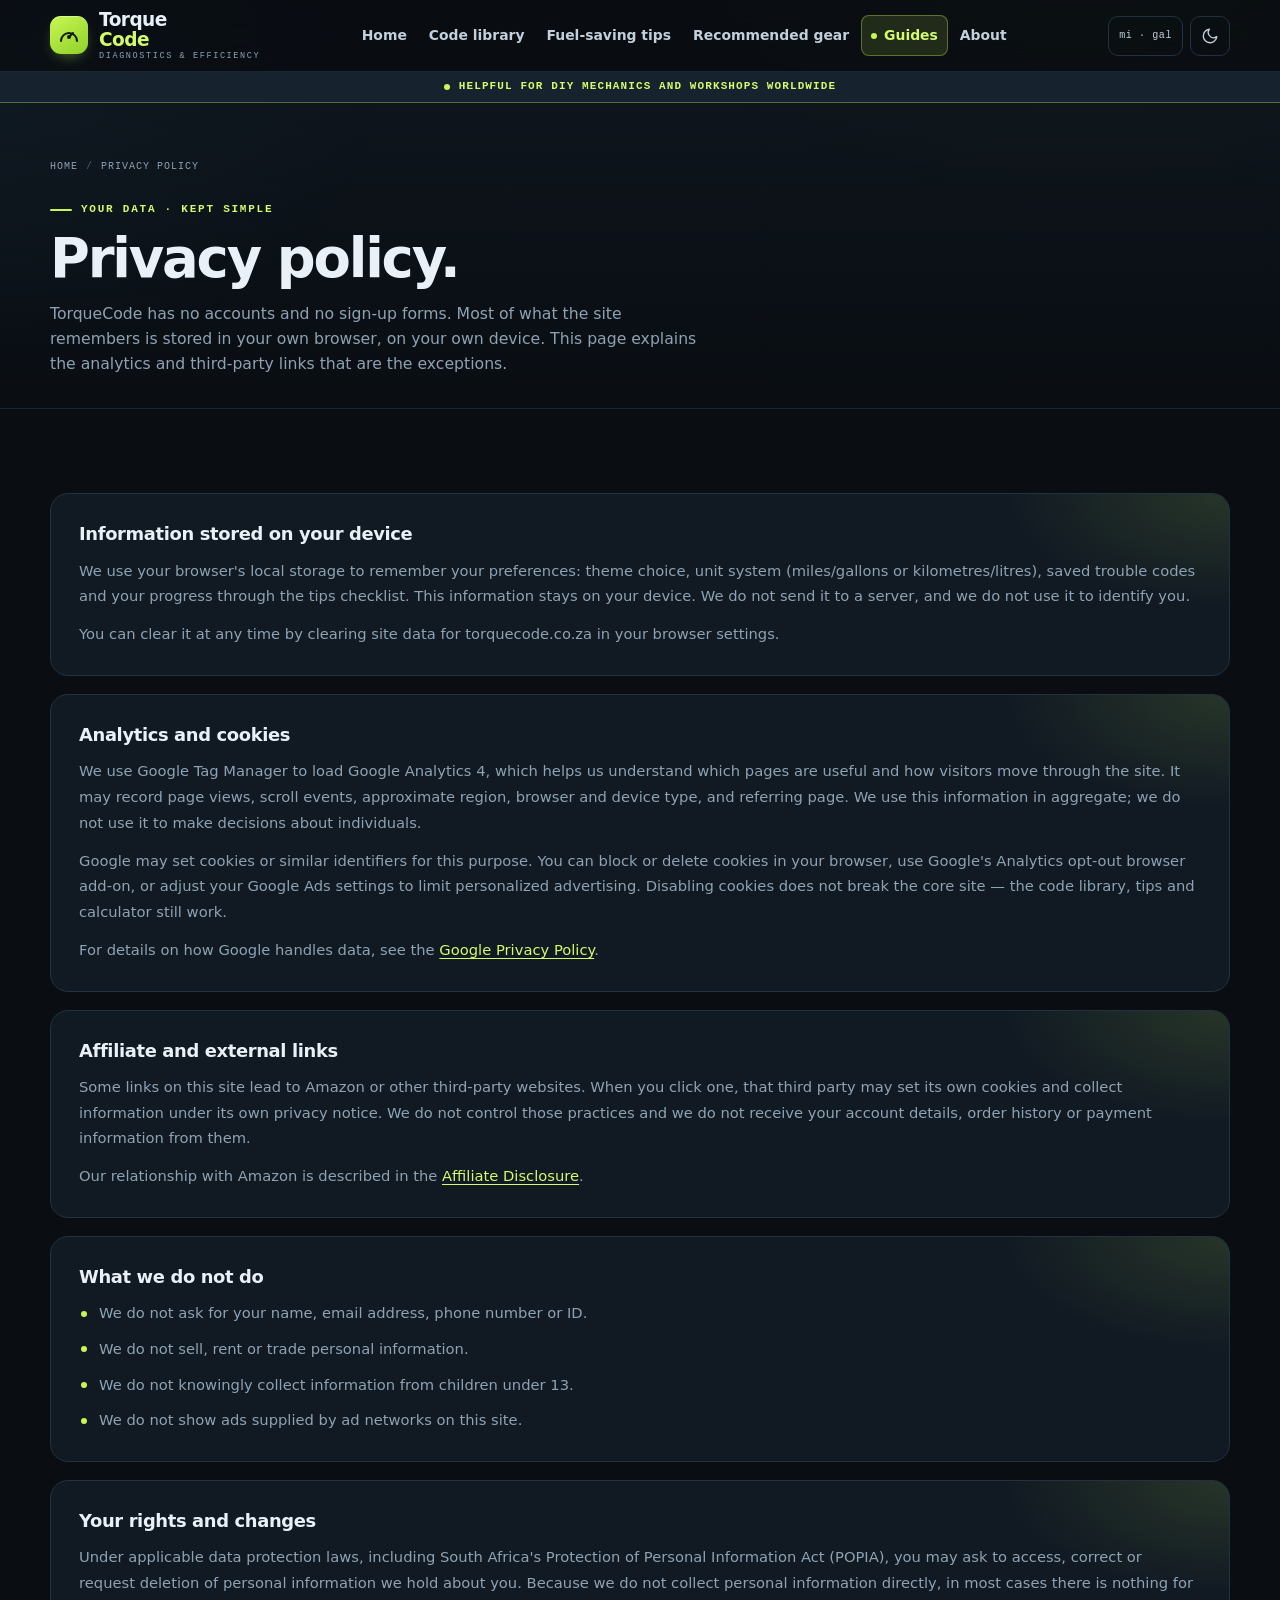
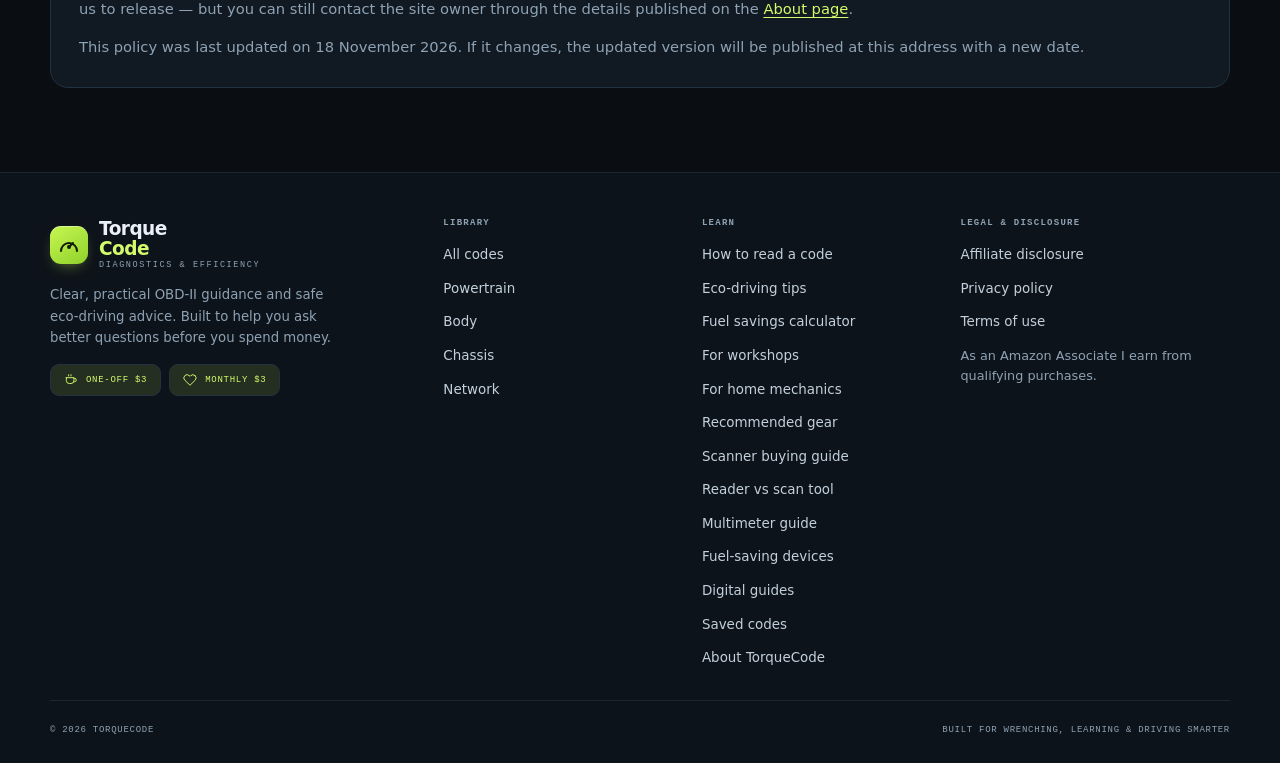
<file: torquecode-site/privacy.html>
<!DOCTYPE html>
<html lang="en" data-theme="dark">
<head>
  <!-- Google Tag Manager -->
  <script>(function(w,d,s,l,i){w[l]=w[l]||[];w[l].push({'gtm.start':
new Date().getTime(),event:'gtm.js'});var f=d.getElementsByTagName(s)[0],
j=d.createElement(s),dl=l!='dataLayer'?'&l='+l:'';j.async=true;j.src=
'https://www.googletagmanager.com/gtm.js?id='+i+dl;f.parentNode.insertBefore(j,f);
})(window,document,'script','dataLayer','GTM-W3267GGH');</script>
  <!-- End Google Tag Manager -->
  <!-- Google AdSense -->
  <script async src="https://pagead2.googlesyndication.com/pagead/js/adsbygoogle.js?client=ca-pub-1344509312624965"
     crossorigin="anonymous"></script>
  <!-- End Google AdSense -->
  <meta charset="UTF-8">
  <meta name="viewport" content="width=device-width, initial-scale=1">
  <meta name="p:domain_verify" content="5c6b4eb184046a6e4fab791e30e0c824">
  <title>Privacy Policy | TorqueCode</title>
  <meta name="description" content="How TorqueCode handles analytics, cookies, locally stored preferences and third-party affiliate links.">
  <link rel="canonical" href="https://torquecode.co.za/privacy.html">
  <link rel="alternate" type="application/rss+xml" title="TorqueCode RSS feed" href="https://torquecode.co.za/feed.xml">
  <meta property="og:type" content="website">
  <meta property="og:site_name" content="TorqueCode">
  <meta property="og:locale" content="en_ZA">
  <meta property="og:title" content="Privacy Policy | TorqueCode">
  <meta property="og:description" content="How TorqueCode handles analytics, cookies, locally stored preferences and third-party affiliate links.">
  <meta property="og:url" content="https://torquecode.co.za/privacy.html">
  <meta name="twitter:card" content="summary">
  <meta name="twitter:title" content="Privacy Policy | TorqueCode">
  <meta name="twitter:description" content="How TorqueCode handles analytics, cookies, locally stored preferences and third-party affiliate links.">
  <meta name="theme-color" content="#0a0e13">
  <link rel="icon" href="favicon.svg" type="image/svg+xml">
  <link rel="stylesheet" href="css/styles.css?v=amazonbuttons20261122">
  <script type="application/ld+json">
  {"@context":"https://schema.org","@graph":[
    {"@type":"Organization","@id":"https://torquecode.co.za/#organization","name":"TorqueCode","url":"https://torquecode.co.za/","logo":"https://torquecode.co.za/favicon.svg"},
    {"@type":"WebPage","@id":"https://torquecode.co.za/privacy.html#webpage","url":"https://torquecode.co.za/privacy.html","name":"Privacy Policy","isPartOf":{"@id":"https://torquecode.co.za/#website"},"publisher":{"@id":"https://torquecode.co.za/#organization"}},
    {"@type":"BreadcrumbList","itemListElement":[{"@type":"ListItem","position":1,"name":"Home","item":"https://torquecode.co.za/"},{"@type":"ListItem","position":2,"name":"Privacy Policy","item":"https://torquecode.co.za/privacy.html"}]}
  ]}
  </script>
  <script>
    (function () {
      try {
        var raw = localStorage.getItem("tc-theme");
        if (raw) {
          var theme = JSON.parse(raw);
          if (theme === "light" || theme === "dark") document.documentElement.setAttribute("data-theme", theme);
        }
      } catch (e) { /* default dark */ }
    })();
  </script>
</head>
<body>
  <!-- Google Tag Manager (noscript) -->
  <noscript><iframe src="https://www.googletagmanager.com/ns.html?id=GTM-W3267GGH"
  height="0" width="0" style="display:none;visibility:hidden"></iframe></noscript>
  <!-- End Google Tag Manager (noscript) -->
  <a class="skip-link" href="#main">Skip to content</a>

  <header class="site-header">
    <div class="container header-inner">
      <a class="brand" href="/">
        <span class="brand-mark" aria-hidden="true">
          <svg viewBox="0 0 24 24" fill="none" stroke="currentColor" stroke-linecap="round" stroke-linejoin="round">
            <path d="M4 18a8 8 0 1 1 16 0"/><path d="m12 14 4-4"/><circle cx="12" cy="14" r="1" fill="currentColor"/>
          </svg>
        </span>
        <span class="brand-name">Torque<span class="accent">Code</span><small>Diagnostics &amp; efficiency</small></span>
      </a>
      <nav class="site-nav" id="site-nav" aria-label="Main navigation">
        <a class="nav-link" href="/">Home</a>
        <a class="nav-link" href="codes.html">Code library</a>
        <a class="nav-link" href="tips.html">Fuel-saving tips</a>
        <a class="nav-link" href="gear.html">Recommended gear</a>
        <a class="nav-link nav-guides" href="digital-products.html"><span class="nav-guides-long">Digital guides</span><span class="nav-guides-short">Guides</span></a>
        <a class="nav-link" href="about.html">About</a>
      </nav>
      <div class="header-actions">
        <button class="units-btn" data-units-toggle type="button" aria-label="mi · gal Switch to kilometres and litres" title="Switch to kilometres and litres">
          <span data-units-label>mi · gal</span>
        </button>
        <button class="icon-btn theme-toggle" data-theme-toggle type="button" aria-label="Switch to light theme" title="Switch theme">
          <svg class="icon moon" viewBox="0 0 24 24" aria-hidden="true"><path d="M21 12.8A9 9 0 1 1 11.2 3 7 7 0 0 0 21 12.8z"/></svg>
          <svg class="icon sun" viewBox="0 0 24 24" aria-hidden="true"><circle cx="12" cy="12" r="4"/><path d="M12 2v2M12 20v2M4.93 4.93l1.42 1.42M17.66 17.66l1.41 1.41M2 12h2M20 12h2M4.93 19.07l1.42-1.42M17.66 6.34l1.41-1.41"/></svg>
        </button>
        <button class="icon-btn menu-btn" data-menu-toggle type="button" aria-label="Open menu" aria-expanded="false" aria-controls="site-nav">
          <svg class="icon" viewBox="0 0 24 24" aria-hidden="true"><path d="M4 7h16M4 12h16M4 17h16"/></svg>
        </button>
      </div>
    </div>
  </header>
  <div class="worldwide-bar">Helpful for DIY mechanics and workshops worldwide</div>

  <main id="main">
    <section class="page-hero">
      <div class="container">
        <nav class="breadcrumb" aria-label="Breadcrumb">
          <a href="/">Home</a><span class="sep">/</span><span>Privacy policy</span>
        </nav>
        <span class="eyebrow">Your data · kept simple</span>
        <h1 class="page-title">Privacy policy.</h1>
        <p class="page-sub">TorqueCode has no accounts and no sign-up forms. Most of what the site remembers is stored in your own browser, on your own device. This page explains the analytics and third-party links that are the exceptions.</p>
      </div>
    </section>

    <section class="section">
      <div class="container">
        <div class="legal-stack">
          <article class="legal-block">
            <h2>Information stored on your device</h2>
            <p>We use your browser's local storage to remember your preferences: theme choice, unit system (miles/gallons or kilometres/litres), saved trouble codes and your progress through the tips checklist. This information stays on your device. We do not send it to a server, and we do not use it to identify you.</p>
            <p>You can clear it at any time by clearing site data for torquecode.co.za in your browser settings.</p>
          </article>
          <article class="legal-block">
            <h2>Analytics and cookies</h2>
            <p>We use Google Tag Manager to load Google Analytics 4, which helps us understand which pages are useful and how visitors move through the site. It may record page views, scroll events, approximate region, browser and device type, and referring page. We use this information in aggregate; we do not use it to make decisions about individuals.</p>
            <p>Google may set cookies or similar identifiers for this purpose. You can block or delete cookies in your browser, use Google's Analytics opt-out browser add-on, or adjust your Google Ads settings to limit personalized advertising. Disabling cookies does not break the core site — the code library, tips and calculator still work.</p>
            <p>For details on how Google handles data, see the <a href="https://policies.google.com/privacy" rel="noopener noreferrer" target="_blank">Google Privacy Policy</a>.</p>
          </article>
          <article class="legal-block">
            <h2>Affiliate and external links</h2>
            <p>Some links on this site lead to Amazon or other third-party websites. When you click one, that third party may set its own cookies and collect information under its own privacy notice. We do not control those practices and we do not receive your account details, order history or payment information from them.</p>
            <p>Our relationship with Amazon is described in the <a href="disclosure.html">Affiliate Disclosure</a>.</p>
          </article>
          <article class="legal-block">
            <h2>What we do not do</h2>
            <ul>
              <li>We do not ask for your name, email address, phone number or ID.</li>
              <li>We do not sell, rent or trade personal information.</li>
              <li>We do not knowingly collect information from children under 13.</li>
              <li>We do not show ads supplied by ad networks on this site.</li>
            </ul>
          </article>
          <article class="legal-block">
            <h2>Your rights and changes</h2>
            <p>Under applicable data protection laws, including South Africa's Protection of Personal Information Act (POPIA), you may ask to access, correct or request deletion of personal information we hold about you. Because we do not collect personal information directly, in most cases there is nothing for us to release — but you can still contact the site owner through the details published on the <a href="about.html">About page</a>.</p>
            <p>This policy was last updated on 18 November 2026. If it changes, the updated version will be published at this address with a new date.</p>
          </article>
        </div>
      </div>
    </section>
  </main>

  <footer class="site-footer">
    <div class="container">
      <div class="footer-grid">
        <div class="footer-brand">
          <a class="brand" href="/">
            <span class="brand-mark" aria-hidden="true">
              <svg viewBox="0 0 24 24" fill="none" stroke="currentColor" stroke-linecap="round" stroke-linejoin="round">
                <path d="M4 18a8 8 0 1 1 16 0"/><path d="m12 14 4-4"/><circle cx="12" cy="14" r="1" fill="currentColor"/>
              </svg>
            </span>
            <span class="brand-name">Torque<span class="accent">Code</span><small>Diagnostics &amp; efficiency</small></span>
          </a>
          <p>Clear, practical OBD-II guidance and safe eco-driving advice. Built to help you ask better questions before you spend money.</p>
          <div class="support-actions">
            <a class="support-btn" href="https://www.patreon.com/torquecode/posts/torquecode-one-3-175774442" target="_blank" rel="noopener noreferrer" title="One-off $3 support - never required to use TorqueCode">
              <svg viewBox="0 0 24 24" fill="none" stroke="currentColor" stroke-width="1.6" stroke-linecap="round" stroke-linejoin="round" aria-hidden="true"><path d="M4 8h13v5a5 5 0 0 1-5 5H9a5 5 0 0 1-5-5V8z"/><path d="M17 9h1a3 3 0 0 1 0 6h-1"/><path d="M8 3v2M12 3v2"/></svg>
              One-off $3
            </a>
            <a class="support-btn" href="https://www.patreon.com/join/torquecode" target="_blank" rel="noopener noreferrer" title="$3 per month - never required to use TorqueCode">
              <svg viewBox="0 0 24 24" fill="none" stroke="currentColor" stroke-width="1.6" stroke-linecap="round" stroke-linejoin="round" aria-hidden="true"><path d="M20.8 4.6a5.5 5.5 0 0 0-7.8 0L12 5.7l-1.1-1.1a5.5 5.5 0 0 0-7.8 7.8L12 21l8.8-8.6a5.5 5.5 0 0 0 0-7.8z"/></svg>
              Monthly $3
            </a>
          </div>
        </div>
        <div class="footer-col">
          <h3>Library</h3>
          <ul>
            <li><a href="codes.html">All codes</a></li>
            <li><a href="codes.html?system=P">Powertrain</a></li>
            <li><a href="codes.html?system=B">Body</a></li>
            <li><a href="codes.html?system=C">Chassis</a></li>
            <li><a href="codes.html?system=U">Network</a></li>
          </ul>
        </div>
        <div class="footer-col">
          <h3>Learn</h3>
          <ul>
            <li><a href="/#anatomy">How to read a code</a></li>
            <li><a href="tips.html">Eco-driving tips</a></li>
            <li><a href="tips.html#calculator">Fuel savings calculator</a></li>
            <li><a href="for-workshops.html">For workshops</a></li>
            <li><a href="for-home-mechanics.html">For home mechanics</a></li>
            <li><a href="gear.html">Recommended gear</a></li>
            <li><a href="scanner-buying-guide.html">Scanner buying guide</a></li>
            <li><a href="code-reader-vs-scanner.html">Reader vs scan tool</a></li>
            <li><a href="multimeter-buying-guide.html">Multimeter guide</a></li>
            <li><a href="fuel-saving-devices.html">Fuel-saving devices</a></li>
            <li><a href="digital-products.html">Digital guides</a></li>
            <li><a href="codes.html?view=saved">Saved codes</a></li>
            <li><a href="about.html">About TorqueCode</a></li>
          </ul>
        </div>
        <div class="footer-col">
          <h3>Legal &amp; disclosure</h3>
          <ul>
            <li><a href="disclosure.html">Affiliate disclosure</a></li>
            <li><a href="privacy.html">Privacy policy</a></li>
            <li><a href="terms.html">Terms of use</a></li>
          </ul>
          <p class="footer-note" style="margin-top:12px;">As an Amazon Associate I earn from qualifying purchases.</p>
        </div>
      </div>
      <div class="footer-bottom">
        <span>© <span data-year>2026</span> TorqueCode</span>
        <span>Built for wrenching, learning &amp; driving smarter</span>
      </div>
    </div>
  </footer>

  <script src="js/data-codes.js"></script>
  <script src="js/data-codes-extra.js"></script>
  <script src="js/data-tips.js"></script>
  <script src="js/common.js"></script>
  <script src="js/app.js"></script>
</body>
</html>
</file>
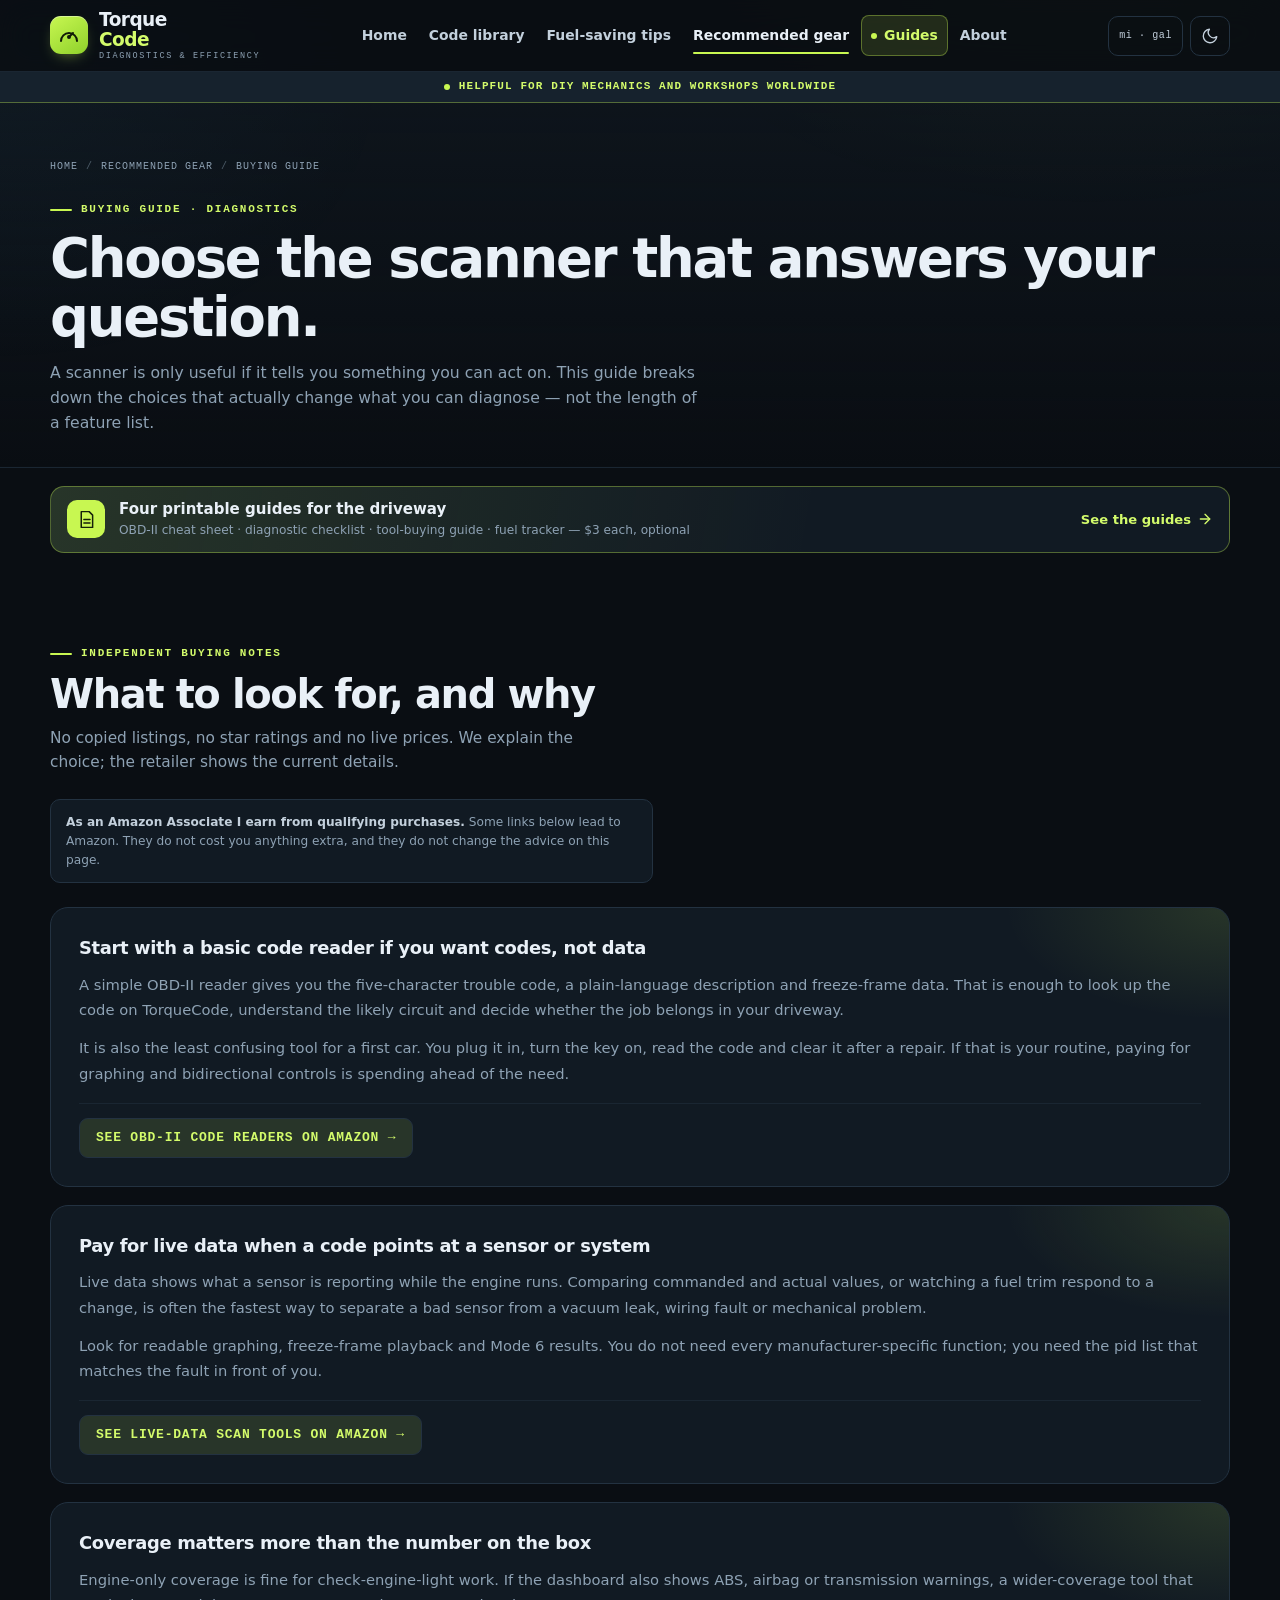
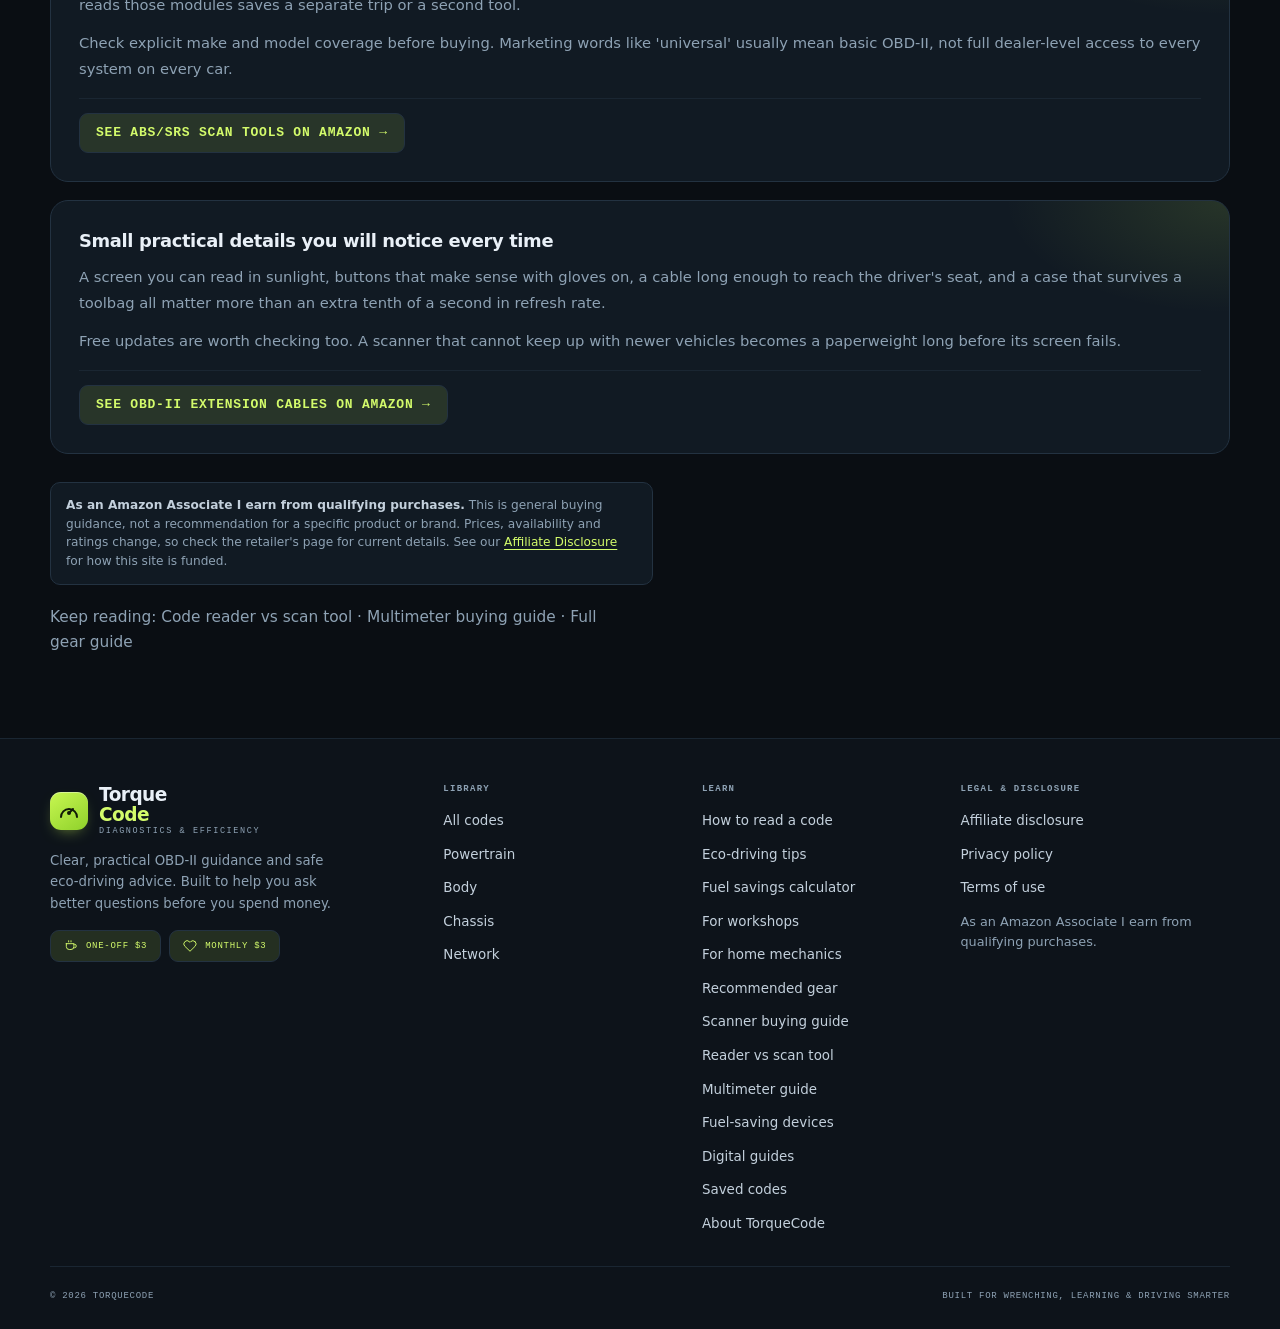
<file: torquecode-site/scanner-buying-guide.html>
<!DOCTYPE html>
<html lang="en" data-theme="dark">
<head>
  <!-- Google Tag Manager -->
  <script>(function(w,d,s,l,i){w[l]=w[l]||[];w[l].push({'gtm.start':
new Date().getTime(),event:'gtm.js'});var f=d.getElementsByTagName(s)[0],
j=d.createElement(s),dl=l!='dataLayer'?'&l='+l:'';j.async=true;j.src=
'https://www.googletagmanager.com/gtm.js?id='+i+dl;f.parentNode.insertBefore(j,f);
})(window,document,'script','dataLayer','GTM-W3267GGH');</script>
  <!-- End Google Tag Manager -->
  <!-- Google AdSense -->
  <script async src="https://pagead2.googlesyndication.com/pagead/js/adsbygoogle.js?client=ca-pub-1344509312624965"
     crossorigin="anonymous"></script>
  <!-- End Google AdSense -->
  <meta charset="UTF-8">
  <meta name="viewport" content="width=device-width, initial-scale=1">
  <meta name="p:domain_verify" content="5c6b4eb184046a6e4fab791e30e0c824">
  <title>OBD-II Scanner Buying Guide | TorqueCode</title>
  <meta name="description" content="How to choose an OBD-II scanner or code reader for home diagnostics. Live data, module coverage, screen clarity and upgrade paths, explained without copied specs.">
  <link rel="canonical" href="https://torquecode.co.za/scanner-buying-guide.html">
  <link rel="alternate" type="application/rss+xml" title="TorqueCode RSS feed" href="https://torquecode.co.za/feed.xml">
  <meta property="og:type" content="website">
  <meta property="og:site_name" content="TorqueCode">
  <meta property="og:locale" content="en_ZA">
  <meta property="og:title" content="OBD-II Scanner Buying Guide | TorqueCode">
  <meta property="og:description" content="How to choose an OBD-II scanner or code reader for home diagnostics. Live data, module coverage, screen clarity and upgrade paths, explained without copied specs.">
  <meta property="og:url" content="https://torquecode.co.za/scanner-buying-guide.html">
  <meta name="twitter:card" content="summary">
  <meta name="twitter:title" content="OBD-II Scanner Buying Guide | TorqueCode">
  <meta name="twitter:description" content="How to choose an OBD-II scanner or code reader for home diagnostics. Live data, module coverage, screen clarity and upgrade paths, explained without copied specs.">
  <meta name="theme-color" content="#0a0e13">
  <link rel="icon" href="favicon.svg" type="image/svg+xml">
  <link rel="stylesheet" href="css/styles.css?v=amazonbuttons20261122">
  <script type="application/ld+json">
  {"@context":"https://schema.org","@graph":[
    {"@type":"Organization","@id":"https://torquecode.co.za/#organization","name":"TorqueCode","url":"https://torquecode.co.za/","logo":"https://torquecode.co.za/favicon.svg"},
    {"@type":"WebPage","@id":"https://torquecode.co.za/scanner-buying-guide.html#webpage","url":"https://torquecode.co.za/scanner-buying-guide.html","name":"OBD-II Scanner Buying Guide | TorqueCode","isPartOf":{"@id":"https://torquecode.co.za/#website"},"publisher":{"@id":"https://torquecode.co.za/#organization"}},
    {"@type":"BreadcrumbList","itemListElement":[{"@type":"ListItem","position":1,"name":"Home","item":"https://torquecode.co.za/"},{"@type":"ListItem","position":2,"name":"Recommended Gear","item":"https://torquecode.co.za/gear.html"},{"@type":"ListItem","position":3,"name":"Choose the scanner that answers your question.","item":"https://torquecode.co.za/scanner-buying-guide.html"}]}
  ]}
  </script>
  <script>
    (function () {
      try {
        var raw = localStorage.getItem("tc-theme");
        if (raw) {
          var theme = JSON.parse(raw);
          if (theme === "light" || theme === "dark") document.documentElement.setAttribute("data-theme", theme);
        }
      } catch (e) { /* default dark */ }
    })();
  </script>
</head>
<body>
  <!-- Google Tag Manager (noscript) -->
  <noscript><iframe src="https://www.googletagmanager.com/ns.html?id=GTM-W3267GGH"
  height="0" width="0" style="display:none;visibility:hidden"></iframe></noscript>
  <!-- End Google Tag Manager (noscript) -->
  <a class="skip-link" href="#main">Skip to content</a>

  <header class="site-header">
    <div class="container header-inner">
      <a class="brand" href="/">
        <span class="brand-mark" aria-hidden="true">
          <svg viewBox="0 0 24 24" fill="none" stroke="currentColor" stroke-linecap="round" stroke-linejoin="round">
            <path d="M4 18a8 8 0 1 1 16 0"/><path d="m12 14 4-4"/><circle cx="12" cy="14" r="1" fill="currentColor"/>
          </svg>
        </span>
        <span class="brand-name">Torque<span class="accent">Code</span><small>Diagnostics &amp; efficiency</small></span>
      </a>
      <nav class="site-nav" id="site-nav" aria-label="Main navigation">
        <a class="nav-link" href="/">Home</a>
        <a class="nav-link" href="codes.html">Code library</a>
        <a class="nav-link" href="tips.html">Fuel-saving tips</a>
        <a class="nav-link is-active" href="gear.html">Recommended gear</a>
        <a class="nav-link nav-guides" href="digital-products.html"><span class="nav-guides-long">Digital guides</span><span class="nav-guides-short">Guides</span></a>
        <a class="nav-link" href="about.html">About</a>
      </nav>
      <div class="header-actions">
        <button class="units-btn" data-units-toggle type="button" aria-label="mi · gal Switch to kilometres and litres" title="Switch to kilometres and litres">
          <span data-units-label>mi · gal</span>
        </button>
        <button class="icon-btn theme-toggle" data-theme-toggle type="button" aria-label="Switch to light theme" title="Switch theme">
          <svg class="icon moon" viewBox="0 0 24 24" aria-hidden="true"><path d="M21 12.8A9 9 0 1 1 11.2 3 7 7 0 0 0 21 12.8z"/></svg>
          <svg class="icon sun" viewBox="0 0 24 24" aria-hidden="true"><circle cx="12" cy="12" r="4"/><path d="M12 2v2M12 20v2M4.93 4.93l1.42 1.42M17.66 17.66l1.41 1.41M2 12h2M20 12h2M4.93 19.07l1.42-1.42M17.66 6.34l1.41-1.41"/></svg>
        </button>
        <button class="icon-btn menu-btn" data-menu-toggle type="button" aria-label="Open menu" aria-expanded="false" aria-controls="site-nav">
          <svg class="icon" viewBox="0 0 24 24" aria-hidden="true"><path d="M4 7h16M4 12h16M4 17h16"/></svg>
        </button>
      </div>
    </div>
  </header>
  <div class="worldwide-bar">Helpful for DIY mechanics and workshops worldwide</div>

  <main id="main">
    <section class="page-hero">
      <div class="container">
        <nav class="breadcrumb" aria-label="Breadcrumb">
          <a href="/">Home</a><span class="sep">/</span><a href="gear.html">Recommended gear</a><span class="sep">/</span><span>Buying guide</span>
        </nav>
        <span class="eyebrow">Buying guide · diagnostics</span>
        <h1 class="page-title">Choose the scanner that answers your question.</h1>
        <p class="page-sub">A scanner is only useful if it tells you something you can act on. This guide breaks down the choices that actually change what you can diagnose — not the length of a feature list.</p>
      </div>
    </section>

    <div class="guides-wrap">
      <div class="container">
        <a class="guides-inline" href="digital-products.html">
          <span class="guides-inline-icon" aria-hidden="true">
            <svg viewBox="0 0 24 24" fill="none" stroke="currentColor" stroke-width="1.7" stroke-linecap="round" stroke-linejoin="round"><path d="M6 3h9l4 4v14H6z"/><path d="M9 12h7M9 16h7"/></svg>
          </span>
          <span class="guides-inline-copy">
            <strong>Four printable guides for the driveway</strong>
            <small>OBD-II cheat sheet · diagnostic checklist · tool-buying guide · fuel tracker — $3 each, optional</small>
          </span>
          <span class="guides-inline-cta">See the guides <svg viewBox="0 0 24 24" fill="none" stroke="currentColor" stroke-width="2" stroke-linecap="round" stroke-linejoin="round" aria-hidden="true"><path d="M5 12h14"/><path d="m12 5 7 7-7 7"/></svg></span>
        </a>
      </div>
    </div>

    <section class="section">
      <div class="container">
        <div class="section-head" style="margin-bottom:24px;">
          <div>
            <span class="eyebrow">Independent buying notes</span>
            <h2 class="section-title">What to look for, and why</h2>
            <p class="section-sub">No copied listings, no star ratings and no live prices. We explain the choice; the retailer shows the current details.</p>
          </div>
        </div>
        <div class="disclaimer" style="max-width: 78ch; margin-bottom: 24px;">
          <strong>As an Amazon Associate I earn from qualifying purchases.</strong> Some links below lead to Amazon. They do not cost you anything extra, and they do not change the advice on this page.
        </div>
        <div class="legal-stack">
          <article class="legal-block">
            <h2>Start with a basic code reader if you want codes, not data</h2>
            <p>A simple OBD-II reader gives you the five-character trouble code, a plain-language description and freeze-frame data. That is enough to look up the code on TorqueCode, understand the likely circuit and decide whether the job belongs in your driveway.</p>
            <p>It is also the least confusing tool for a first car. You plug it in, turn the key on, read the code and clear it after a repair. If that is your routine, paying for graphing and bidirectional controls is spending ahead of the need.</p>
            <p class="gear-link"><a href="https://www.amazon.com/s?k=obd2+code+reader&tag=torque47-20" target="_blank" rel="sponsored noopener noreferrer">See OBD-II code readers on Amazon →</a></p>
          </article>          <article class="legal-block">
            <h2>Pay for live data when a code points at a sensor or system</h2>
            <p>Live data shows what a sensor is reporting while the engine runs. Comparing commanded and actual values, or watching a fuel trim respond to a change, is often the fastest way to separate a bad sensor from a vacuum leak, wiring fault or mechanical problem.</p>
            <p>Look for readable graphing, freeze-frame playback and Mode 6 results. You do not need every manufacturer-specific function; you need the pid list that matches the fault in front of you.</p>
            <p class="gear-link"><a href="https://www.amazon.com/s?k=obd2+scan+tool+live+data&tag=torque47-20" target="_blank" rel="sponsored noopener noreferrer">See live-data scan tools on Amazon →</a></p>
          </article>          <article class="legal-block">
            <h2>Coverage matters more than the number on the box</h2>
            <p>Engine-only coverage is fine for check-engine-light work. If the dashboard also shows ABS, airbag or transmission warnings, a wider-coverage tool that reads those modules saves a separate trip or a second tool.</p>
            <p>Check explicit make and model coverage before buying. Marketing words like 'universal' usually mean basic OBD-II, not full dealer-level access to every system on every car.</p>
            <p class="gear-link"><a href="https://www.amazon.com/s?k=obd2+scan+tool+abs+srs&tag=torque47-20" target="_blank" rel="sponsored noopener noreferrer">See ABS/SRS scan tools on Amazon →</a></p>
          </article>          <article class="legal-block">
            <h2>Small practical details you will notice every time</h2>
            <p>A screen you can read in sunlight, buttons that make sense with gloves on, a cable long enough to reach the driver's seat, and a case that survives a toolbag all matter more than an extra tenth of a second in refresh rate.</p>
            <p>Free updates are worth checking too. A scanner that cannot keep up with newer vehicles becomes a paperweight long before its screen fails.</p>
            <p class="gear-link"><a href="https://www.amazon.com/s?k=obd2+extension+cable+right+angle+adapter&tag=torque47-20" target="_blank" rel="sponsored noopener noreferrer">See OBD-II extension cables on Amazon →</a></p>
          </article>
        </div>

        <div class="disclaimer" style="max-width: 78ch; margin-top: 28px;">
          <strong>As an Amazon Associate I earn from qualifying purchases.</strong> This is general buying guidance, not a recommendation for a specific product or brand. Prices, availability and ratings change, so check the retailer's page for current details. See our <a href="disclosure.html">Affiliate Disclosure</a> for how this site is funded.
        </div>
        <p class="section-sub" style="margin-top:20px;">Keep reading: <a href="code-reader-vs-scanner.html">Code reader vs scan tool</a> · <a href="multimeter-buying-guide.html">Multimeter buying guide</a> · <a href="gear.html">Full gear guide</a></p>
      </div>
    </section>
  </main>

  <footer class="site-footer">
    <div class="container">
      <div class="footer-grid">
        <div class="footer-brand">
          <a class="brand" href="/">
            <span class="brand-mark" aria-hidden="true">
              <svg viewBox="0 0 24 24" fill="none" stroke="currentColor" stroke-linecap="round" stroke-linejoin="round">
                <path d="M4 18a8 8 0 1 1 16 0"/><path d="m12 14 4-4"/><circle cx="12" cy="14" r="1" fill="currentColor"/>
              </svg>
            </span>
            <span class="brand-name">Torque<span class="accent">Code</span><small>Diagnostics &amp; efficiency</small></span>
          </a>
          <p>Clear, practical OBD-II guidance and safe eco-driving advice. Built to help you ask better questions before you spend money.</p>
          <div class="support-actions">
            <a class="support-btn" href="https://www.patreon.com/torquecode/posts/torquecode-one-3-175774442" target="_blank" rel="noopener noreferrer" title="One-off $3 support - never required to use TorqueCode">
              <svg viewBox="0 0 24 24" fill="none" stroke="currentColor" stroke-width="1.6" stroke-linecap="round" stroke-linejoin="round" aria-hidden="true"><path d="M4 8h13v5a5 5 0 0 1-5 5H9a5 5 0 0 1-5-5V8z"/><path d="M17 9h1a3 3 0 0 1 0 6h-1"/><path d="M8 3v2M12 3v2"/></svg>
              One-off $3
            </a>
            <a class="support-btn" href="https://www.patreon.com/join/torquecode" target="_blank" rel="noopener noreferrer" title="$3 per month - never required to use TorqueCode">
              <svg viewBox="0 0 24 24" fill="none" stroke="currentColor" stroke-width="1.6" stroke-linecap="round" stroke-linejoin="round" aria-hidden="true"><path d="M20.8 4.6a5.5 5.5 0 0 0-7.8 0L12 5.7l-1.1-1.1a5.5 5.5 0 0 0-7.8 7.8L12 21l8.8-8.6a5.5 5.5 0 0 0 0-7.8z"/></svg>
              Monthly $3
            </a>
          </div>
        </div>
        <div class="footer-col">
          <h3>Library</h3>
          <ul>
            <li><a href="codes.html">All codes</a></li>
            <li><a href="codes.html?system=P">Powertrain</a></li>
            <li><a href="codes.html?system=B">Body</a></li>
            <li><a href="codes.html?system=C">Chassis</a></li>
            <li><a href="codes.html?system=U">Network</a></li>
          </ul>
        </div>
        <div class="footer-col">
          <h3>Learn</h3>
          <ul>
            <li><a href="/#anatomy">How to read a code</a></li>
            <li><a href="tips.html">Eco-driving tips</a></li>
            <li><a href="tips.html#calculator">Fuel savings calculator</a></li>
            <li><a href="for-workshops.html">For workshops</a></li>
            <li><a href="for-home-mechanics.html">For home mechanics</a></li>
            <li><a href="gear.html">Recommended gear</a></li>
            <li><a href="scanner-buying-guide.html">Scanner buying guide</a></li>
            <li><a href="code-reader-vs-scanner.html">Reader vs scan tool</a></li>
            <li><a href="multimeter-buying-guide.html">Multimeter guide</a></li>
            <li><a href="fuel-saving-devices.html">Fuel-saving devices</a></li>
            <li><a href="digital-products.html">Digital guides</a></li>
            <li><a href="codes.html?view=saved">Saved codes</a></li>
            <li><a href="about.html">About TorqueCode</a></li>
          </ul>
        </div>
        <div class="footer-col">
          <h3>Legal &amp; disclosure</h3>
          <ul>
            <li><a href="disclosure.html">Affiliate disclosure</a></li>
            <li><a href="privacy.html">Privacy policy</a></li>
            <li><a href="terms.html">Terms of use</a></li>
          </ul>
          <p class="footer-note" style="margin-top:12px;">As an Amazon Associate I earn from qualifying purchases.</p>
        </div>
      </div>
      <div class="footer-bottom">
        <span>© <span data-year>2026</span> TorqueCode</span>
        <span>Built for wrenching, learning &amp; driving smarter</span>
      </div>
    </div>
  </footer>

  <script src="js/common.js"></script>
</body>
</html>
</file>
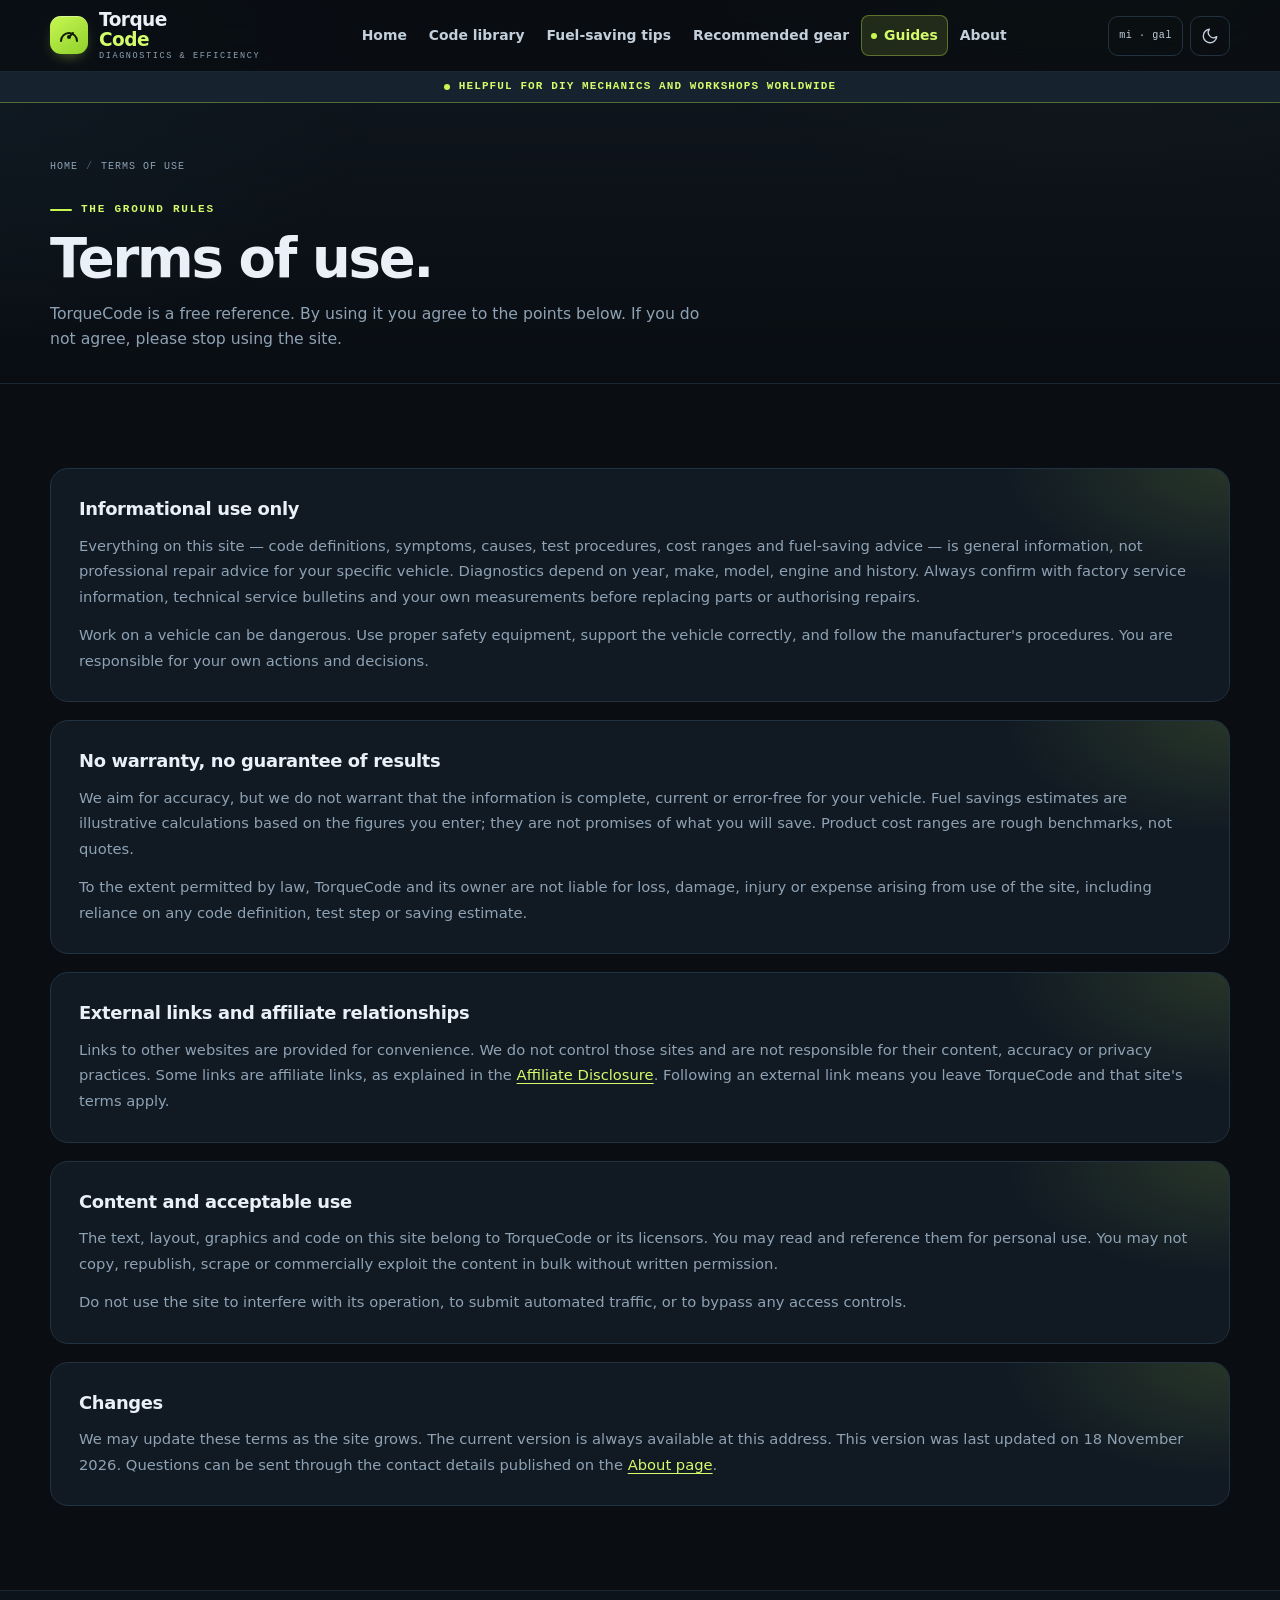
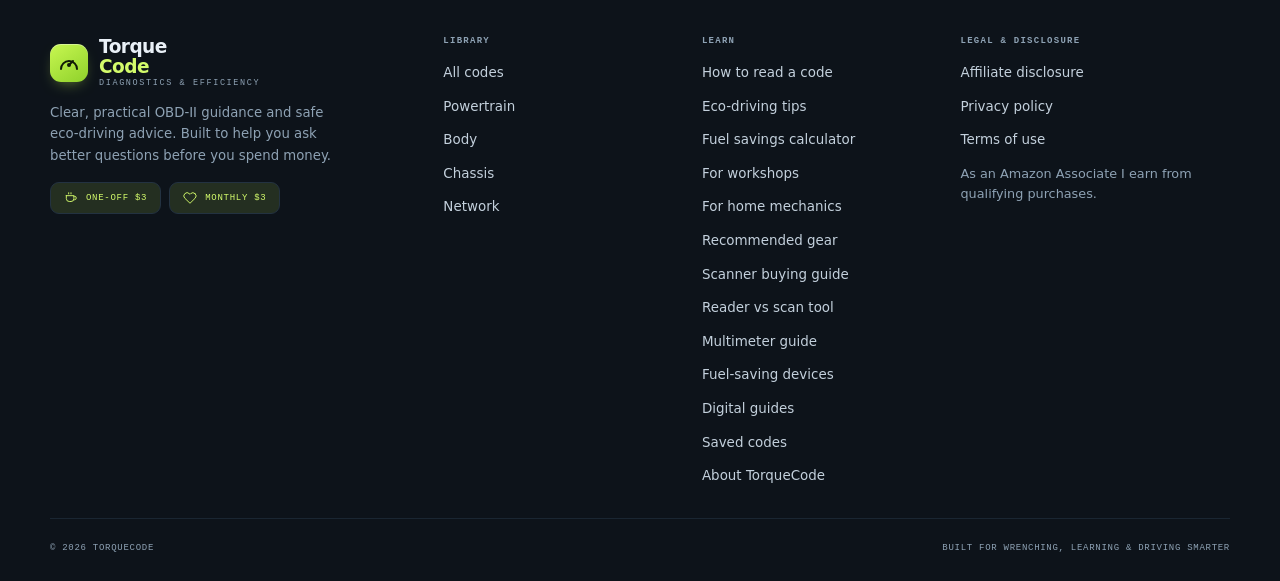
<file: torquecode-site/terms.html>
<!DOCTYPE html>
<html lang="en" data-theme="dark">
<head>
  <!-- Google Tag Manager -->
  <script>(function(w,d,s,l,i){w[l]=w[l]||[];w[l].push({'gtm.start':
new Date().getTime(),event:'gtm.js'});var f=d.getElementsByTagName(s)[0],
j=d.createElement(s),dl=l!='dataLayer'?'&l='+l:'';j.async=true;j.src=
'https://www.googletagmanager.com/gtm.js?id='+i+dl;f.parentNode.insertBefore(j,f);
})(window,document,'script','dataLayer','GTM-W3267GGH');</script>
  <!-- End Google Tag Manager -->
  <!-- Google AdSense -->
  <script async src="https://pagead2.googlesyndication.com/pagead/js/adsbygoogle.js?client=ca-pub-1344509312624965"
     crossorigin="anonymous"></script>
  <!-- End Google AdSense -->
  <meta charset="UTF-8">
  <meta name="viewport" content="width=device-width, initial-scale=1">
  <meta name="p:domain_verify" content="5c6b4eb184046a6e4fab791e30e0c824">
  <title>Terms of Use | TorqueCode</title>
  <meta name="description" content="The terms for using TorqueCode's diagnostic code library, fuel-saving tips and calculators.">
  <link rel="canonical" href="https://torquecode.co.za/terms.html">
  <link rel="alternate" type="application/rss+xml" title="TorqueCode RSS feed" href="https://torquecode.co.za/feed.xml">
  <meta property="og:type" content="website">
  <meta property="og:site_name" content="TorqueCode">
  <meta property="og:locale" content="en_ZA">
  <meta property="og:title" content="Terms of Use | TorqueCode">
  <meta property="og:description" content="The terms for using TorqueCode's diagnostic code library, fuel-saving tips and calculators.">
  <meta property="og:url" content="https://torquecode.co.za/terms.html">
  <meta name="twitter:card" content="summary">
  <meta name="twitter:title" content="Terms of Use | TorqueCode">
  <meta name="twitter:description" content="The terms for using TorqueCode's fuel-saving tips and calculators.">
  <meta name="theme-color" content="#0a0e13">
  <link rel="icon" href="favicon.svg" type="image/svg+xml">
  <link rel="stylesheet" href="css/styles.css?v=amazonbuttons20261122">
  <script type="application/ld+json">
  {"@context":"https://schema.org","@graph":[
    {"@type":"Organization","@id":"https://torquecode.co.za/#organization","name":"TorqueCode","url":"https://torquecode.co.za/","logo":"https://torquecode.co.za/favicon.svg"},
    {"@type":"WebPage","@id":"https://torquecode.co.za/terms.html#webpage","url":"https://torquecode.co.za/terms.html","name":"Terms of Use","isPartOf":{"@id":"https://torquecode.co.za/#website"},"publisher":{"@id":"https://torquecode.co.za/#organization"}},
    {"@type":"BreadcrumbList","itemListElement":[{"@type":"ListItem","position":1,"name":"Home","item":"https://torquecode.co.za/"},{"@type":"ListItem","position":2,"name":"Terms of Use","item":"https://torquecode.co.za/terms.html"}]}
  ]}
  </script>
  <script>
    (function () {
      try {
        var raw = localStorage.getItem("tc-theme");
        if (raw) {
          var theme = JSON.parse(raw);
          if (theme === "light" || theme === "dark") document.documentElement.setAttribute("data-theme", theme);
        }
      } catch (e) { /* default dark */ }
    })();
  </script>
</head>
<body>
  <!-- Google Tag Manager (noscript) -->
  <noscript><iframe src="https://www.googletagmanager.com/ns.html?id=GTM-W3267GGH"
  height="0" width="0" style="display:none;visibility:hidden"></iframe></noscript>
  <!-- End Google Tag Manager (noscript) -->
  <a class="skip-link" href="#main">Skip to content</a>

  <header class="site-header">
    <div class="container header-inner">
      <a class="brand" href="/">
        <span class="brand-mark" aria-hidden="true">
          <svg viewBox="0 0 24 24" fill="none" stroke="currentColor" stroke-linecap="round" stroke-linejoin="round">
            <path d="M4 18a8 8 0 1 1 16 0"/><path d="m12 14 4-4"/><circle cx="12" cy="14" r="1" fill="currentColor"/>
          </svg>
        </span>
        <span class="brand-name">Torque<span class="accent">Code</span><small>Diagnostics &amp; efficiency</small></span>
      </a>
      <nav class="site-nav" id="site-nav" aria-label="Main navigation">
        <a class="nav-link" href="/">Home</a>
        <a class="nav-link" href="codes.html">Code library</a>
        <a class="nav-link" href="tips.html">Fuel-saving tips</a>
        <a class="nav-link" href="gear.html">Recommended gear</a>
        <a class="nav-link nav-guides" href="digital-products.html"><span class="nav-guides-long">Digital guides</span><span class="nav-guides-short">Guides</span></a>
        <a class="nav-link" href="about.html">About</a>
      </nav>
      <div class="header-actions">
        <button class="units-btn" data-units-toggle type="button" aria-label="mi · gal Switch to kilometres and litres" title="Switch to kilometres and litres">
          <span data-units-label>mi · gal</span>
        </button>
        <button class="icon-btn theme-toggle" data-theme-toggle type="button" aria-label="Switch to light theme" title="Switch theme">
          <svg class="icon moon" viewBox="0 0 24 24" aria-hidden="true"><path d="M21 12.8A9 9 0 1 1 11.2 3 7 7 0 0 0 21 12.8z"/></svg>
          <svg class="icon sun" viewBox="0 0 24 24" aria-hidden="true"><circle cx="12" cy="12" r="4"/><path d="M12 2v2M12 20v2M4.93 4.93l1.42 1.42M17.66 17.66l1.41 1.41M2 12h2M20 12h2M4.93 19.07l1.42-1.42M17.66 6.34l1.41-1.41"/></svg>
        </button>
        <button class="icon-btn menu-btn" data-menu-toggle type="button" aria-label="Open menu" aria-expanded="false" aria-controls="site-nav">
          <svg class="icon" viewBox="0 0 24 24" aria-hidden="true"><path d="M4 7h16M4 12h16M4 17h16"/></svg>
        </button>
      </div>
    </div>
  </header>
  <div class="worldwide-bar">Helpful for DIY mechanics and workshops worldwide</div>

  <main id="main">
    <section class="page-hero">
      <div class="container">
        <nav class="breadcrumb" aria-label="Breadcrumb">
          <a href="/">Home</a><span class="sep">/</span><span>Terms of use</span>
        </nav>
        <span class="eyebrow">The ground rules</span>
        <h1 class="page-title">Terms of use.</h1>
        <p class="page-sub">TorqueCode is a free reference. By using it you agree to the points below. If you do not agree, please stop using the site.</p>
      </div>
    </section>

    <section class="section">
      <div class="container">
        <div class="legal-stack">
          <article class="legal-block">
            <h2>Informational use only</h2>
            <p>Everything on this site — code definitions, symptoms, causes, test procedures, cost ranges and fuel-saving advice — is general information, not professional repair advice for your specific vehicle. Diagnostics depend on year, make, model, engine and history. Always confirm with factory service information, technical service bulletins and your own measurements before replacing parts or authorising repairs.</p>
            <p>Work on a vehicle can be dangerous. Use proper safety equipment, support the vehicle correctly, and follow the manufacturer's procedures. You are responsible for your own actions and decisions.</p>
          </article>
          <article class="legal-block">
            <h2>No warranty, no guarantee of results</h2>
            <p>We aim for accuracy, but we do not warrant that the information is complete, current or error-free for your vehicle. Fuel savings estimates are illustrative calculations based on the figures you enter; they are not promises of what you will save. Product cost ranges are rough benchmarks, not quotes.</p>
            <p>To the extent permitted by law, TorqueCode and its owner are not liable for loss, damage, injury or expense arising from use of the site, including reliance on any code definition, test step or saving estimate.</p>
          </article>
          <article class="legal-block">
            <h2>External links and affiliate relationships</h2>
            <p>Links to other websites are provided for convenience. We do not control those sites and are not responsible for their content, accuracy or privacy practices. Some links are affiliate links, as explained in the <a href="disclosure.html">Affiliate Disclosure</a>. Following an external link means you leave TorqueCode and that site's terms apply.</p>
          </article>
          <article class="legal-block">
            <h2>Content and acceptable use</h2>
            <p>The text, layout, graphics and code on this site belong to TorqueCode or its licensors. You may read and reference them for personal use. You may not copy, republish, scrape or commercially exploit the content in bulk without written permission.</p>
            <p>Do not use the site to interfere with its operation, to submit automated traffic, or to bypass any access controls.</p>
          </article>
          <article class="legal-block">
            <h2>Changes</h2>
            <p>We may update these terms as the site grows. The current version is always available at this address. This version was last updated on 18 November 2026. Questions can be sent through the contact details published on the <a href="about.html">About page</a>.</p>
          </article>
        </div>
      </div>
    </section>
  </main>

  <footer class="site-footer">
    <div class="container">
      <div class="footer-grid">
        <div class="footer-brand">
          <a class="brand" href="/">
            <span class="brand-mark" aria-hidden="true">
              <svg viewBox="0 0 24 24" fill="none" stroke="currentColor" stroke-linecap="round" stroke-linejoin="round">
                <path d="M4 18a8 8 0 1 1 16 0"/><path d="m12 14 4-4"/><circle cx="12" cy="14" r="1" fill="currentColor"/>
              </svg>
            </span>
            <span class="brand-name">Torque<span class="accent">Code</span><small>Diagnostics &amp; efficiency</small></span>
          </a>
          <p>Clear, practical OBD-II guidance and safe eco-driving advice. Built to help you ask better questions before you spend money.</p>
          <div class="support-actions">
            <a class="support-btn" href="https://www.patreon.com/torquecode/posts/torquecode-one-3-175774442" target="_blank" rel="noopener noreferrer" title="One-off $3 support - never required to use TorqueCode">
              <svg viewBox="0 0 24 24" fill="none" stroke="currentColor" stroke-width="1.6" stroke-linecap="round" stroke-linejoin="round" aria-hidden="true"><path d="M4 8h13v5a5 5 0 0 1-5 5H9a5 5 0 0 1-5-5V8z"/><path d="M17 9h1a3 3 0 0 1 0 6h-1"/><path d="M8 3v2M12 3v2"/></svg>
              One-off $3
            </a>
            <a class="support-btn" href="https://www.patreon.com/join/torquecode" target="_blank" rel="noopener noreferrer" title="$3 per month - never required to use TorqueCode">
              <svg viewBox="0 0 24 24" fill="none" stroke="currentColor" stroke-width="1.6" stroke-linecap="round" stroke-linejoin="round" aria-hidden="true"><path d="M20.8 4.6a5.5 5.5 0 0 0-7.8 0L12 5.7l-1.1-1.1a5.5 5.5 0 0 0-7.8 7.8L12 21l8.8-8.6a5.5 5.5 0 0 0 0-7.8z"/></svg>
              Monthly $3
            </a>
          </div>
        </div>
        <div class="footer-col">
          <h3>Library</h3>
          <ul>
            <li><a href="codes.html">All codes</a></li>
            <li><a href="codes.html?system=P">Powertrain</a></li>
            <li><a href="codes.html?system=B">Body</a></li>
            <li><a href="codes.html?system=C">Chassis</a></li>
            <li><a href="codes.html?system=U">Network</a></li>
          </ul>
        </div>
        <div class="footer-col">
          <h3>Learn</h3>
          <ul>
            <li><a href="/#anatomy">How to read a code</a></li>
            <li><a href="tips.html">Eco-driving tips</a></li>
            <li><a href="tips.html#calculator">Fuel savings calculator</a></li>
            <li><a href="for-workshops.html">For workshops</a></li>
            <li><a href="for-home-mechanics.html">For home mechanics</a></li>
            <li><a href="gear.html">Recommended gear</a></li>
            <li><a href="scanner-buying-guide.html">Scanner buying guide</a></li>
            <li><a href="code-reader-vs-scanner.html">Reader vs scan tool</a></li>
            <li><a href="multimeter-buying-guide.html">Multimeter guide</a></li>
            <li><a href="fuel-saving-devices.html">Fuel-saving devices</a></li>
            <li><a href="digital-products.html">Digital guides</a></li>
            <li><a href="codes.html?view=saved">Saved codes</a></li>
            <li><a href="about.html">About TorqueCode</a></li>
          </ul>
        </div>
        <div class="footer-col">
          <h3>Legal &amp; disclosure</h3>
          <ul>
            <li><a href="disclosure.html">Affiliate disclosure</a></li>
            <li><a href="privacy.html">Privacy policy</a></li>
            <li><a href="terms.html">Terms of use</a></li>
          </ul>
          <p class="footer-note" style="margin-top:12px;">As an Amazon Associate I earn from qualifying purchases.</p>
        </div>
      </div>
      <div class="footer-bottom">
        <span>© <span data-year>2026</span> TorqueCode</span>
        <span>Built for wrenching, learning &amp; driving smarter</span>
      </div>
    </div>
  </footer>

  <script src="js/data-codes.js"></script>
  <script src="js/data-codes-extra.js"></script>
  <script src="js/data-tips.js"></script>
  <script src="js/common.js"></script>
  <script src="js/app.js"></script>
</body>
</html>
</file>
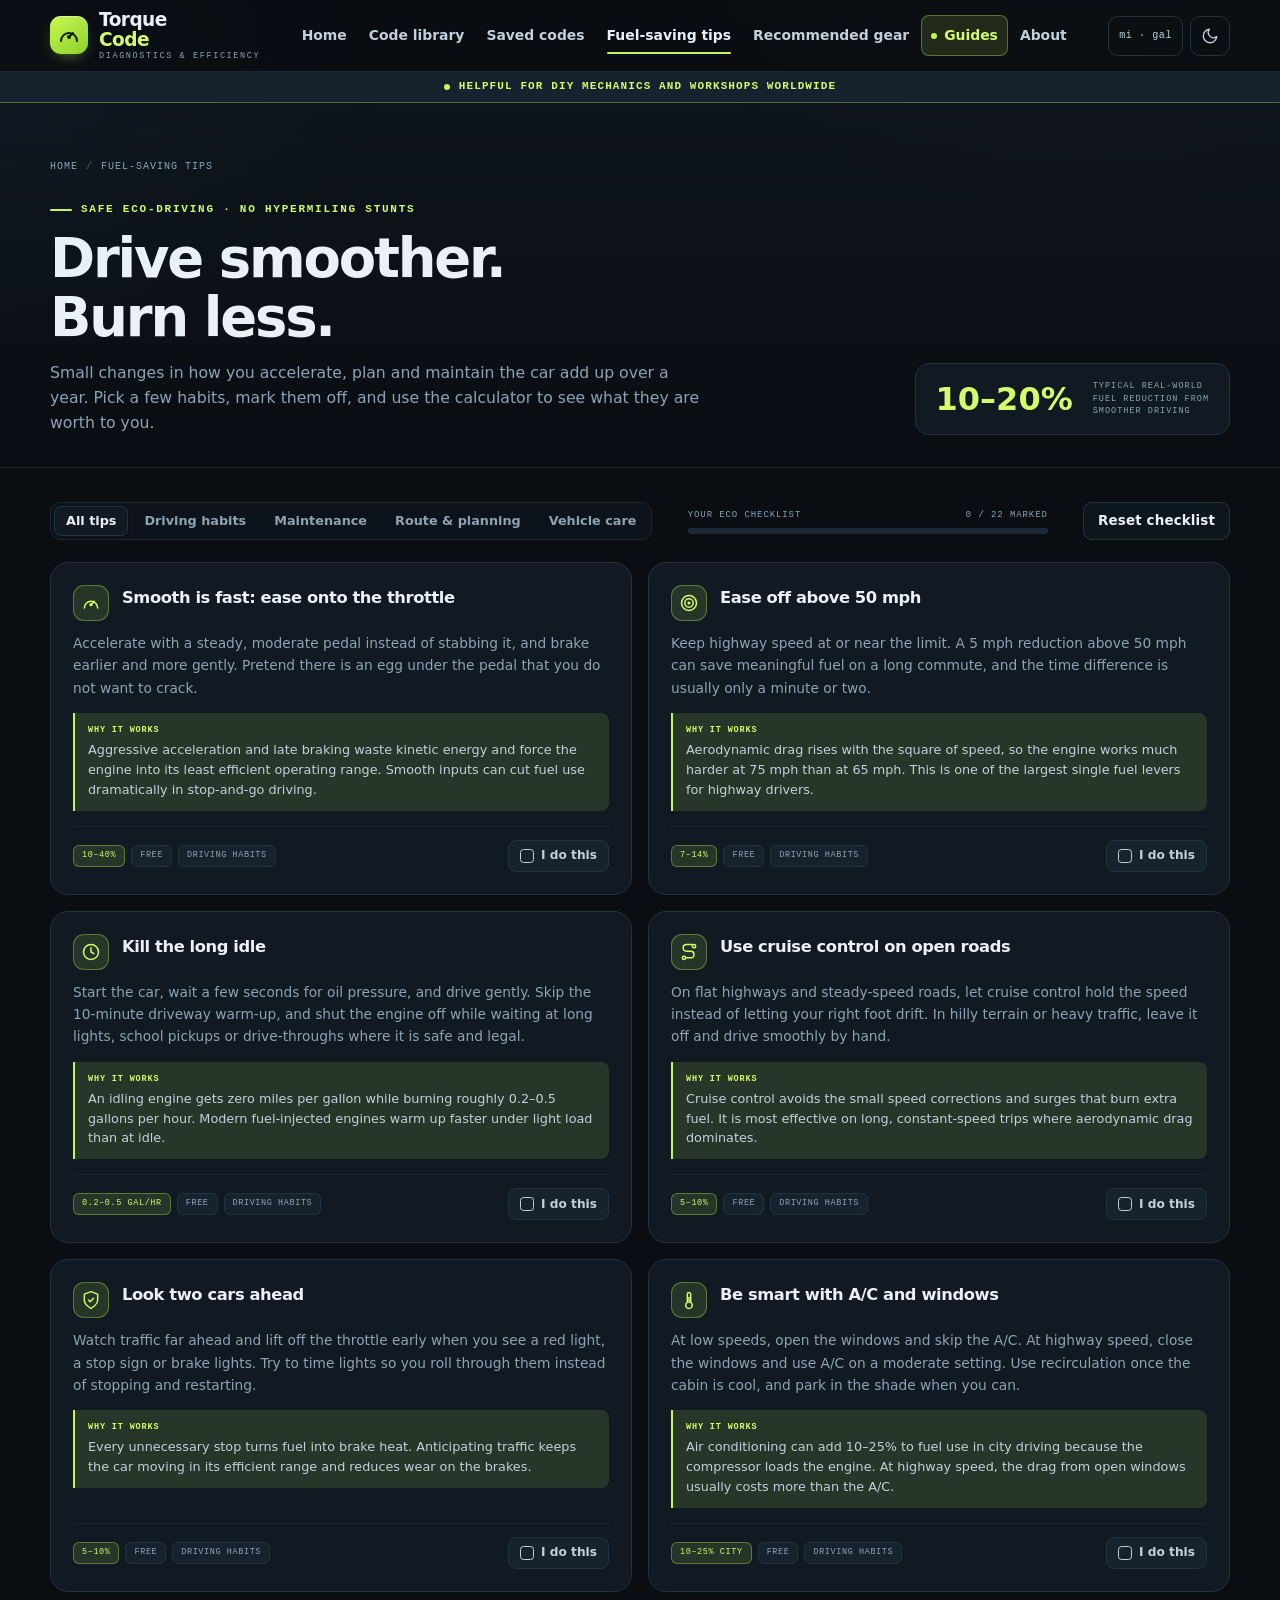
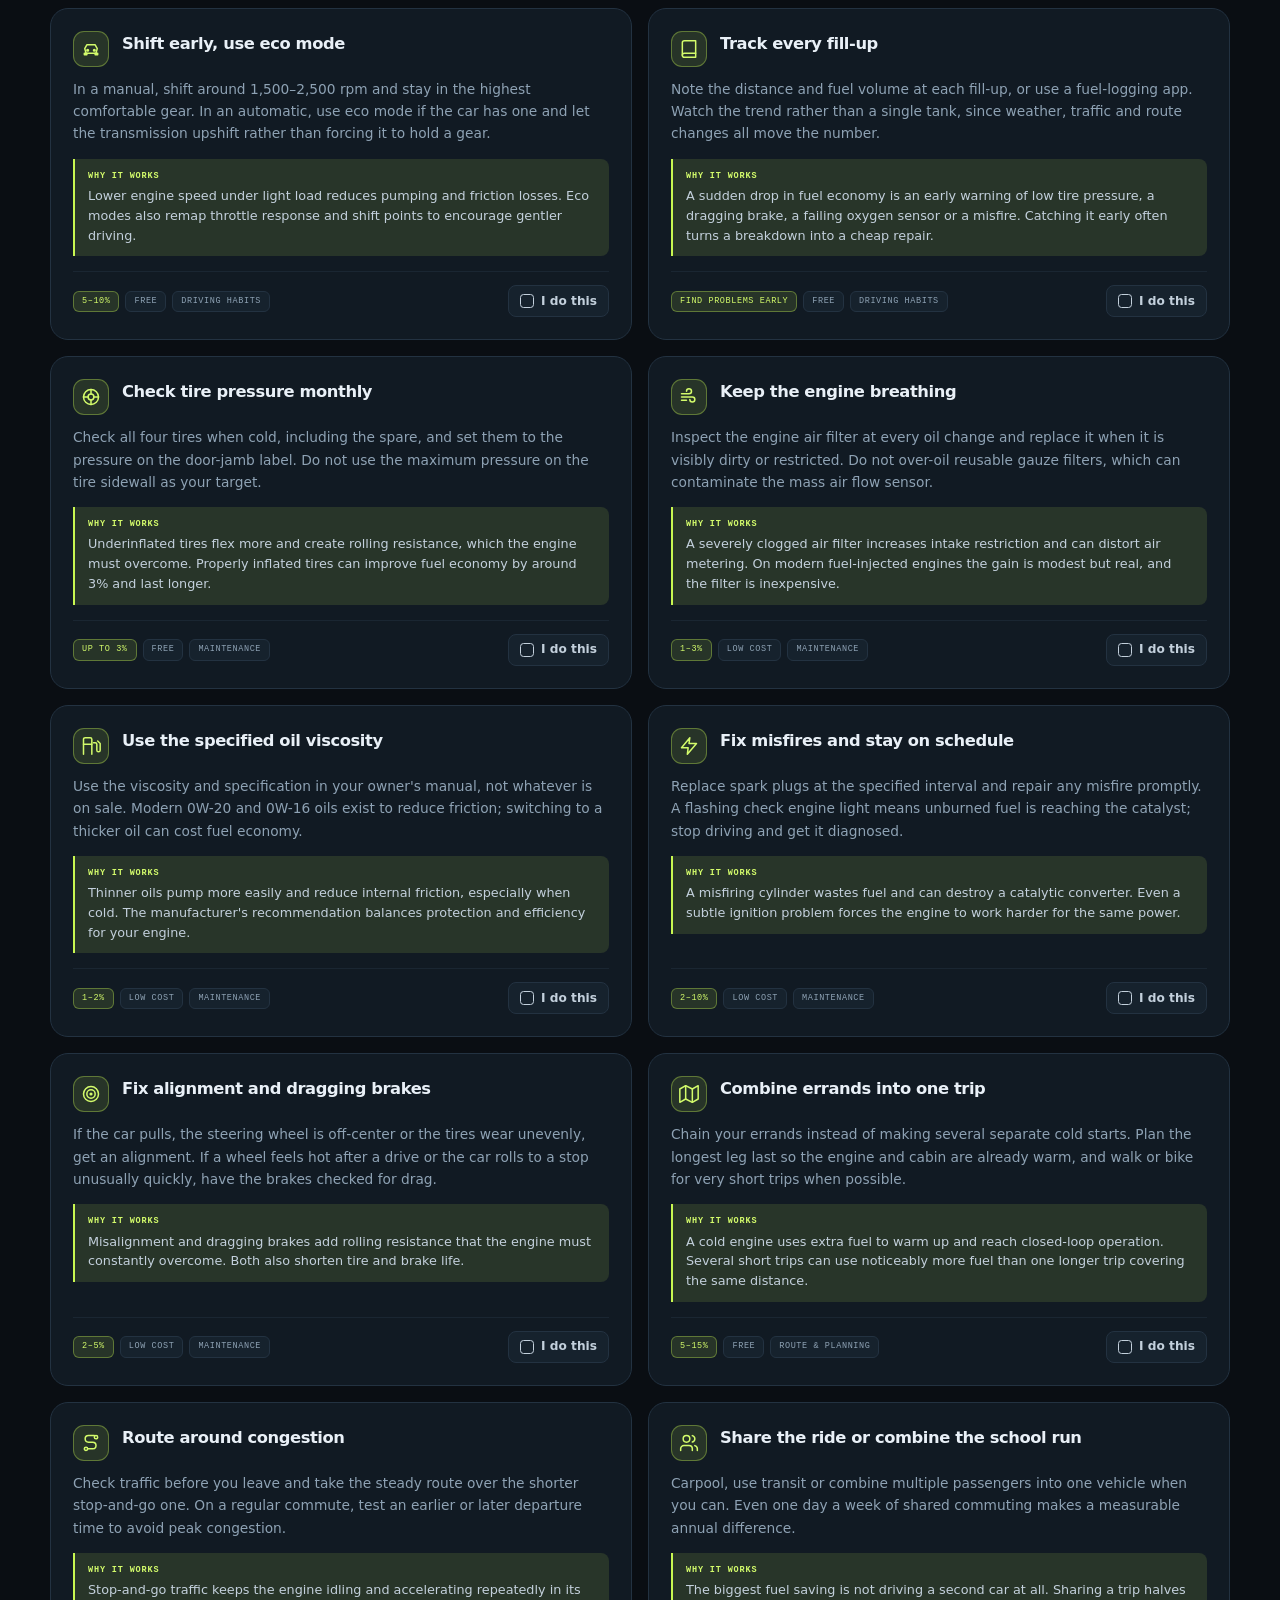
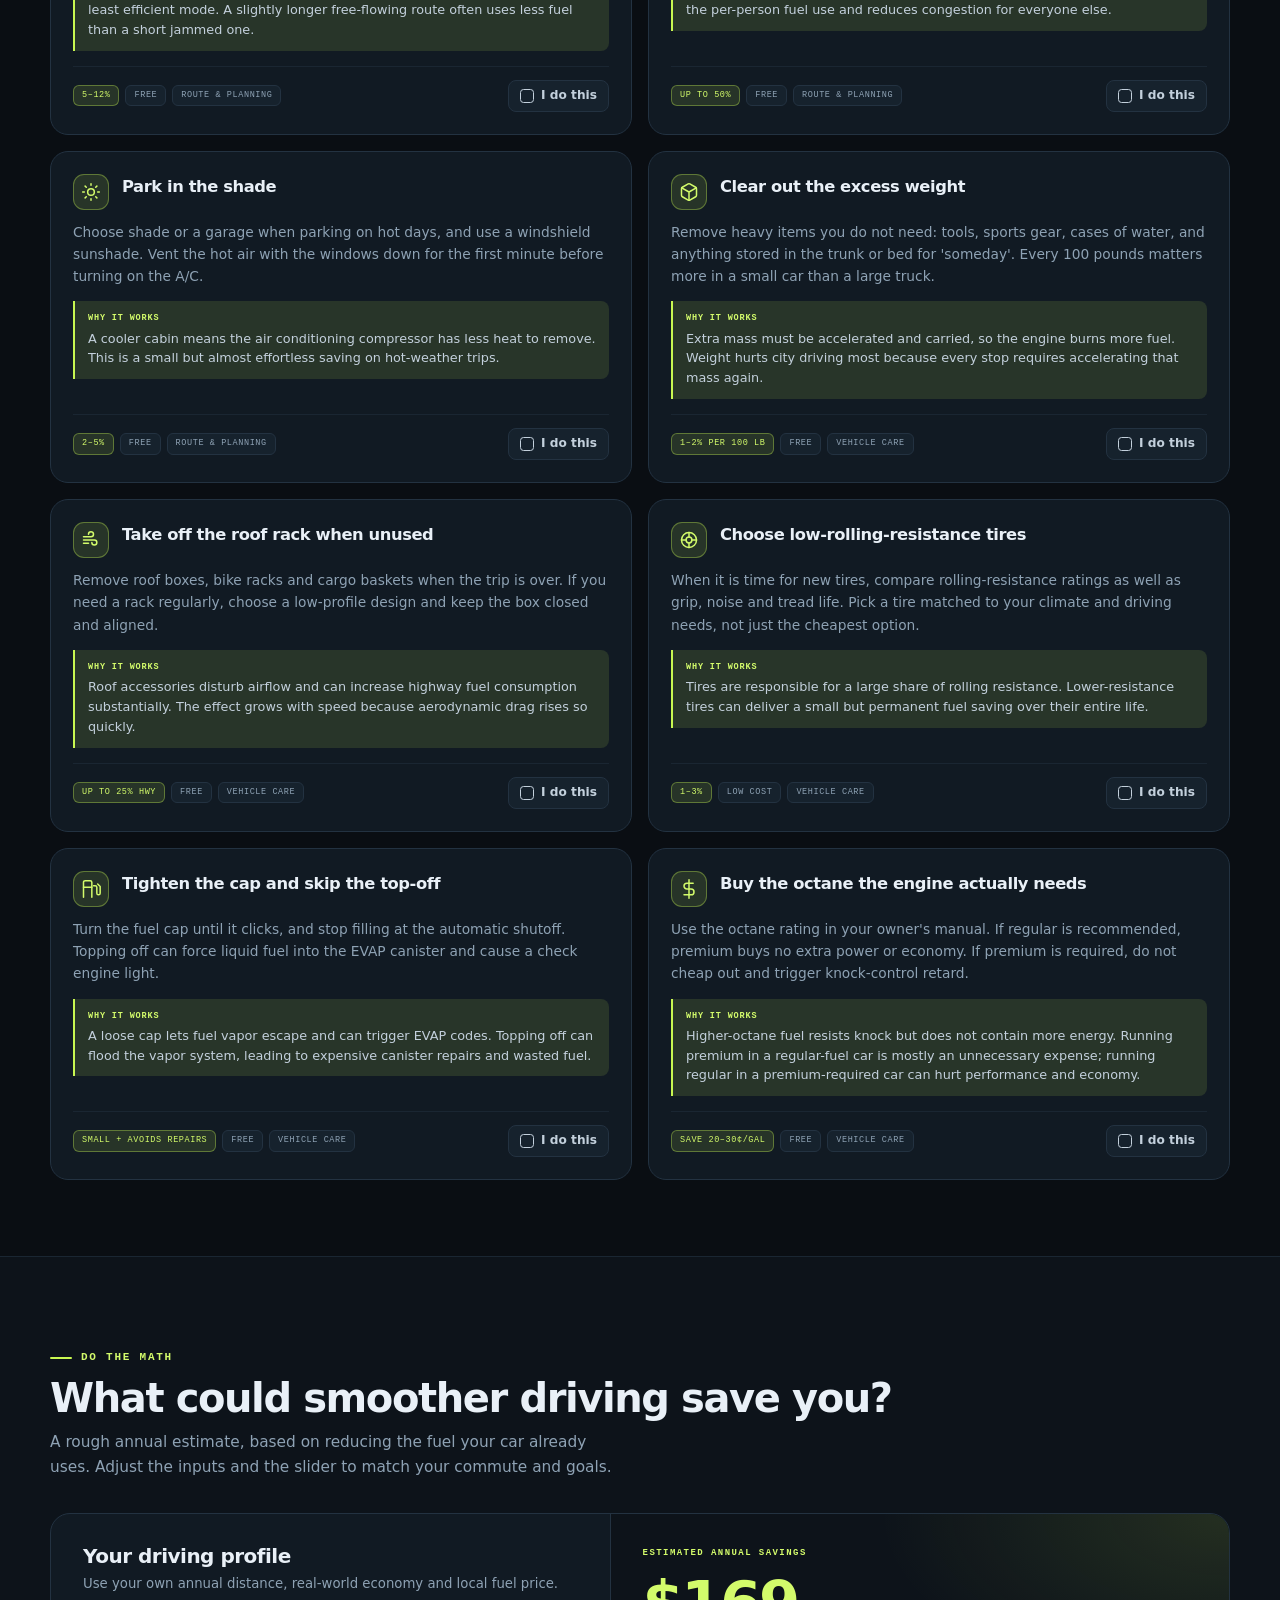
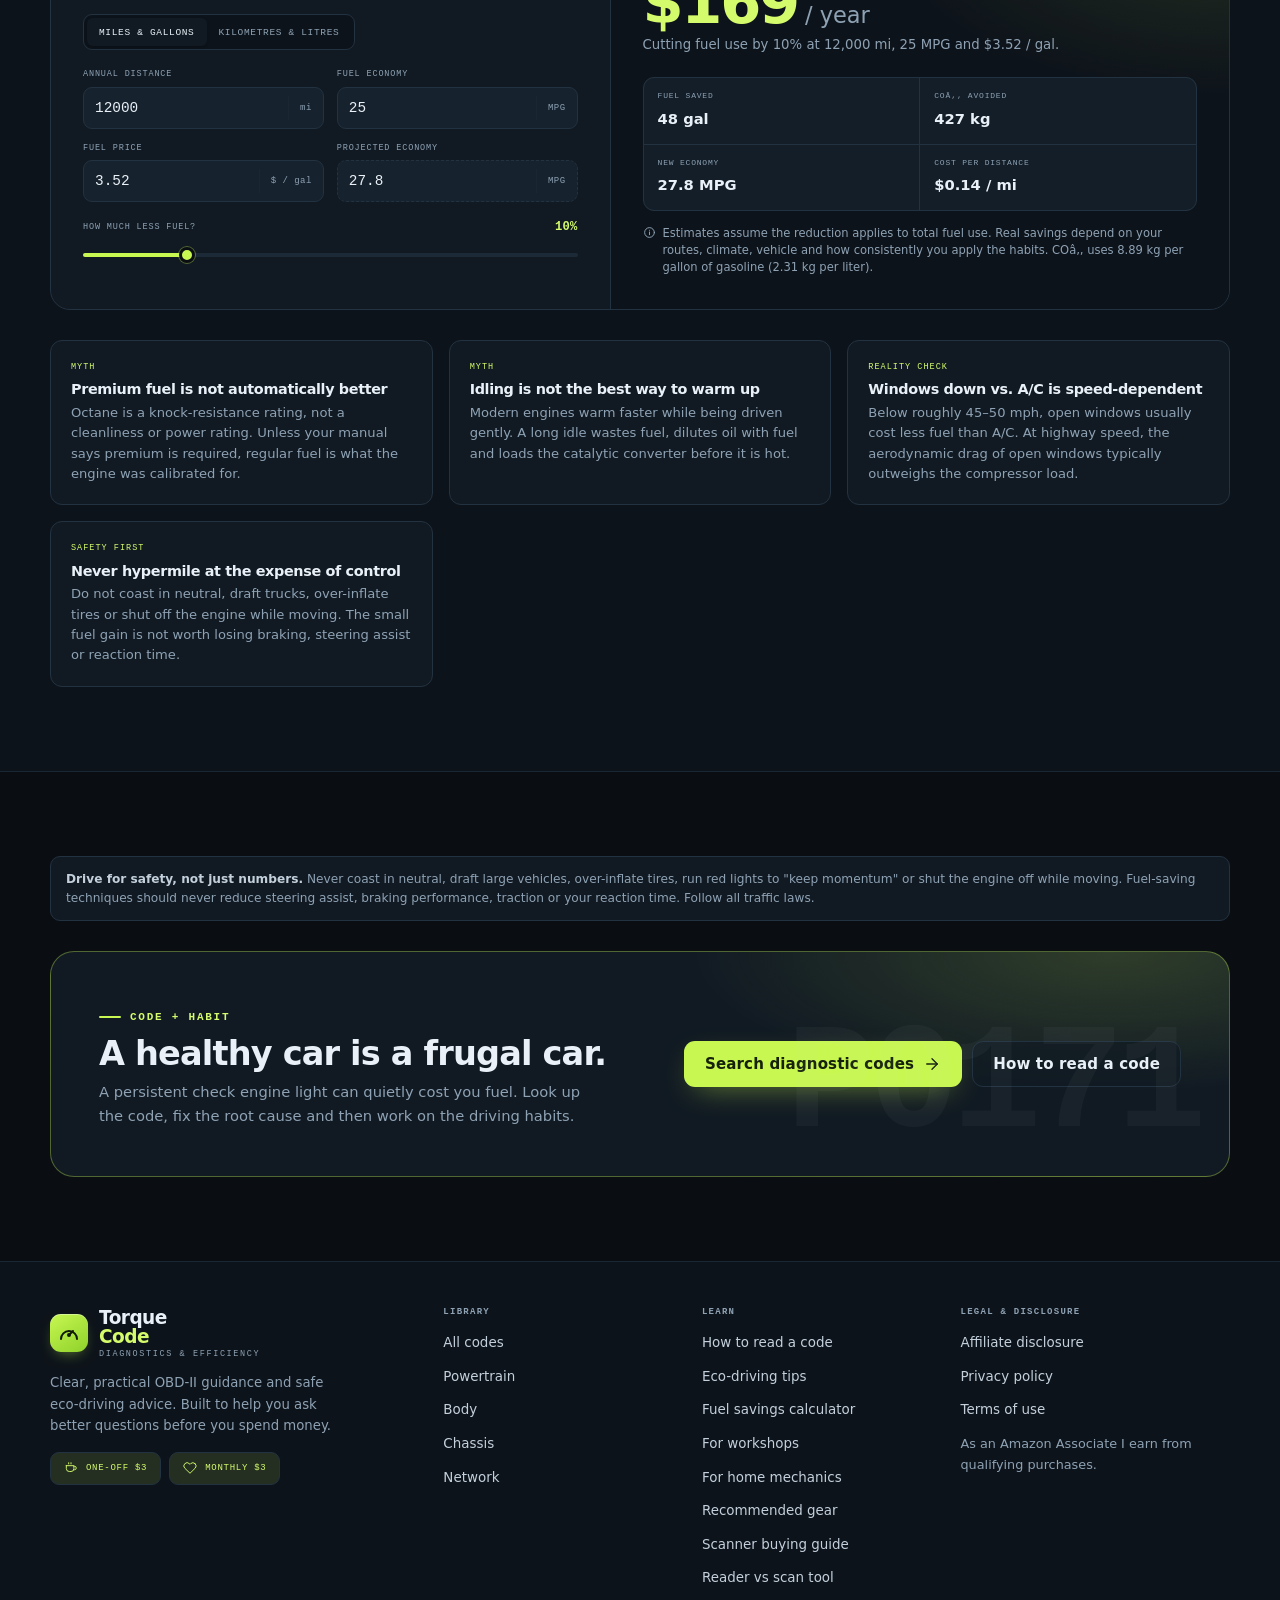
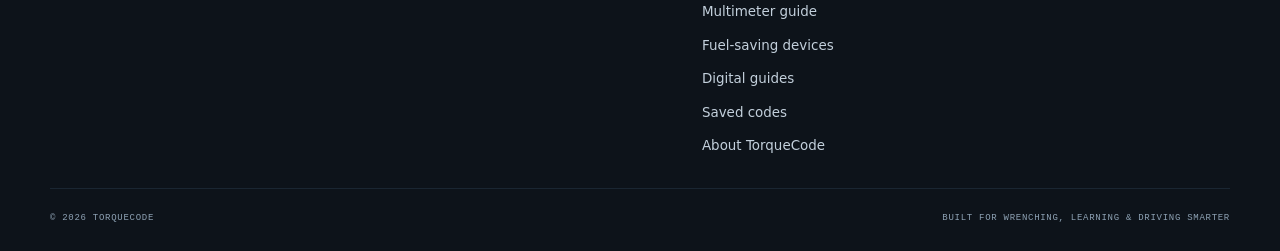
<file: torquecode-site/tips.html>
<!DOCTYPE html>
<html lang="en" data-theme="dark">
<head>
  <!-- Google Tag Manager -->
  <script>(function(w,d,s,l,i){w[l]=w[l]||[];w[l].push({'gtm.start':
new Date().getTime(),event:'gtm.js'});var f=d.getElementsByTagName(s)[0],
j=d.createElement(s),dl=l!='dataLayer'?'&l='+l:'';j.async=true;j.src=
'https://www.googletagmanager.com/gtm.js?id='+i+dl;f.parentNode.insertBefore(j,f);
})(window,document,'script','dataLayer','GTM-W3267GGH');</script>
  <!-- End Google Tag Manager -->
  <!-- Google AdSense -->
  <script async src="https://pagead2.googlesyndication.com/pagead/js/adsbygoogle.js?client=ca-pub-1344509312624965"
     crossorigin="anonymous"></script>
  <!-- End Google AdSense -->
  <meta charset="UTF-8">
  <meta name="viewport" content="width=device-width, initial-scale=1">
  <meta name="p:domain_verify" content="5c6b4eb184046a6e4fab791e30e0c824">
  <title>Safe Fuel-Saving Tips &amp; Savings Calculator | TorqueCode</title>
  <meta name="description" content="22 practical, safe eco-driving tips that cut fuel use. Track your habits, avoid common fuel myths, and estimate your annual savings and CO2 reduction.">
  <link rel="canonical" href="https://torquecode.co.za/tips.html">
  <link rel="alternate" type="application/rss+xml" title="TorqueCode RSS feed" href="https://torquecode.co.za/feed.xml">
  <meta property="og:type" content="website">
  <meta property="og:site_name" content="TorqueCode">
  <meta property="og:locale" content="en_ZA">
  <meta property="og:title" content="Safe Fuel-Saving Tips &amp; Savings Calculator | TorqueCode">
  <meta property="og:description" content="22 practical, safe eco-driving tips that cut fuel use. Track your habits, avoid common fuel myths, and estimate your annual savings and CO2 reduction.">
  <meta property="og:url" content="https://torquecode.co.za/tips.html">
  <meta name="twitter:card" content="summary">
  <meta name="twitter:title" content="Safe Fuel-Saving Tips &amp; Savings Calculator | TorqueCode">
  <meta name="twitter:description" content="22 practical, safe eco-driving tips that cut fuel use. Track your habits, avoid common fuel myths, and estimate your annual savings and CO2 reduction.">
  <script type="application/ld+json">
  {
    "@context": "https://schema.org",
    "@graph": [
      {
        "@type": "Organization",
        "@id": "https://torquecode.co.za/#organization",
        "name": "TorqueCode",
        "url": "https://torquecode.co.za/",
        "logo": "https://torquecode.co.za/favicon.svg",
        "description": "Independent OBD-II diagnostics, repair guidance and safe fuel-saving advice."
      },
      {
        "@type": "WebPage",
        "@id": "https://torquecode.co.za/tips.html#webpage",
        "url": "https://torquecode.co.za/tips.html",
        "name": "Safe Fuel-Saving Tips & Savings Calculator",
        "description": "22 practical, safe eco-driving tips that cut fuel use. Track your habits, avoid common fuel myths, and estimate your annual savings and CO2 reduction.",
        "inLanguage": "en",
        "isPartOf": { "@id": "https://torquecode.co.za/#website" },
        "publisher": { "@id": "https://torquecode.co.za/#organization" }
      },
      {
        "@type": "BreadcrumbList",
        "@id": "https://torquecode.co.za/tips.html#breadcrumb",
        "itemListElement": [
          { "@type": "ListItem", "position": 1, "name": "Home", "item": "https://torquecode.co.za/" },
          { "@type": "ListItem", "position": 2, "name": "Fuel-Saving Tips", "item": "https://torquecode.co.za/tips.html" }
        ]
      }
    ]
  }
  </script>
  <meta name="theme-color" content="#0a0e13">
  <link rel="icon" href="favicon.svg" type="image/svg+xml">
  <link rel="stylesheet" href="css/styles.css?v=amazonbuttons20261122">
  <script>
    (function () {
      try {
        var raw = localStorage.getItem("tc-theme");
        if (raw) {
          var theme = JSON.parse(raw);
          if (theme === "light" || theme === "dark") document.documentElement.setAttribute("data-theme", theme);
        }
      } catch (e) { /* default dark */ }
    })();
  </script>
</head>
<body>
  <!-- Google Tag Manager (noscript) -->
  <noscript><iframe src="https://www.googletagmanager.com/ns.html?id=GTM-W3267GGH"
  height="0" width="0" style="display:none;visibility:hidden"></iframe></noscript>
  <!-- End Google Tag Manager (noscript) -->
  <a class="skip-link" href="#main">Skip to content</a>

  <header class="site-header">
    <div class="container header-inner">
      <a class="brand" href="/">
        <span class="brand-mark" aria-hidden="true">
          <svg viewBox="0 0 24 24" fill="none" stroke="currentColor" stroke-linecap="round" stroke-linejoin="round">
            <path d="M4 18a8 8 0 1 1 16 0"/><path d="m12 14 4-4"/><circle cx="12" cy="14" r="1" fill="currentColor"/>
          </svg>
        </span>
        <span class="brand-name">Torque<span class="accent">Code</span><small>Diagnostics &amp; efficiency</small></span>
      </a>
      <nav class="nav" id="site-nav" aria-label="Main navigation">
        <a class="nav-link" href="/">Home</a>
        <a class="nav-link" href="codes.html">Code library</a>
        <a class="nav-link" href="codes.html?view=saved">Saved codes</a>
        <a class="nav-link is-active" href="tips.html">Fuel-saving tips</a>
        <a class="nav-link" href="gear.html">Recommended gear</a>
        <a class="nav-link nav-guides" href="digital-products.html"><span class="nav-guides-long">Digital guides</span><span class="nav-guides-short">Guides</span></a>
        <a class="nav-link" href="about.html">About</a>
      </nav>
      <div class="header-actions">
        <button class="units-btn" data-units-toggle type="button" aria-label="mi · gal Switch to kilometres and litres" title="Switch to kilometres and litres">
          <span data-units-label>mi · gal</span>
        </button>
        <button class="icon-btn theme-toggle" data-theme-toggle type="button" aria-label="Switch to light theme" title="Switch theme">
          <svg class="icon moon" viewBox="0 0 24 24" aria-hidden="true"><path d="M21 12.8A9 9 0 1 1 11.2 3 7 7 0 0 0 21 12.8z"/></svg>
          <svg class="icon sun" viewBox="0 0 24 24" aria-hidden="true"><circle cx="12" cy="12" r="4"/><path d="M12 2v2M12 20v2M4.93 4.93l1.42 1.42M17.66 17.66l1.41 1.41M2 12h2M20 12h2M4.93 19.07l1.42-1.42M17.66 6.34l1.41-1.41"/></svg>
        </button>
        <button class="icon-btn menu-btn" data-menu-toggle type="button" aria-label="Open menu" aria-expanded="false" aria-controls="site-nav">
          <svg class="icon" viewBox="0 0 24 24" aria-hidden="true"><path d="M4 7h16M4 12h16M4 17h16"/></svg>
        </button>
      </div>
    </div>
  </header>
  <div class="worldwide-bar">Helpful for DIY mechanics and workshops worldwide</div>

  <main id="main">
    <section class="page-hero">
      <div class="container">
        <nav class="breadcrumb" aria-label="Breadcrumb">
          <a href="/">Home</a><span class="sep">/</span><span>Fuel-saving tips</span>
        </nav>
        <div class="page-hero-with-side">
          <div>
            <span class="eyebrow">Safe eco-driving · no hypermiling stunts</span>
            <h1 class="page-title">Drive smoother.<br>Burn less.</h1>
            <p class="page-sub">Small changes in how you accelerate, plan and maintain the car add up over a year. Pick a few habits, mark them off, and use the calculator to see what they are worth to you.</p>
          </div>
          <div class="hero-mini-panel">
            <div class="big">10–20%</div>
            <div class="small">Typical real-world<br>fuel reduction from<br>smoother driving</div>
          </div>
        </div>
      </div>
    </section>

    <section class="tips-layout">
      <div class="container">
        <h2 class="visually-hidden">Eco-driving checklist</h2>
        <div class="tips-toolbar">
          <div class="chip-group" id="tipChips" role="group" aria-label="Filter tips by category">
            <button class="chip is-active" type="button" data-category="all">All tips</button>
            <button class="chip" type="button" data-category="Driving habits">Driving habits</button>
            <button class="chip" type="button" data-category="Maintenance">Maintenance</button>
            <button class="chip" type="button" data-category="Route &amp; planning">Route &amp; planning</button>
            <button class="chip" type="button" data-category="Vehicle care">Vehicle care</button>
          </div>
          <div class="progress-wrap">
            <div class="progress-label">
              <span>Your eco checklist</span>
              <span id="tipProgressText">0 / 22</span>
            </div>
            <div class="progress-bar" role="progressbar" aria-label="Eco checklist progress" aria-valuemin="0" aria-valuemax="22" aria-valuenow="0" id="tipProgressBar">
              <div class="progress-fill" id="tipProgressFill"></div>
            </div>
          </div>
          <button class="btn btn-ghost btn-sm" type="button" id="resetTips">Reset checklist</button>
        </div>

        <div class="tips-list" id="tipList"></div>
      </div>
    </section>

    <section class="section" id="calculator" style="background: var(--bg-soft); border-block: 1px solid var(--line-soft);">
      <div class="container">
        <div class="section-head">
          <div>
            <span class="eyebrow">Do the math</span>
            <h2 class="section-title">What could smoother driving save you?</h2>
            <p class="section-sub">A rough annual estimate, based on reducing the fuel your car already uses. Adjust the inputs and the slider to match your commute and goals.</p>
          </div>
        </div>

        <div class="calc">
          <div class="calc-form">
            <h3>Your driving profile</h3>
            <p>Use your own annual distance, real-world economy and local fuel price.</p>

            <div class="segmented" role="group" aria-label="Measurement units">
              <button type="button" data-units="us">Miles &amp; gallons</button>
              <button type="button" data-units="metric" class="is-active">Kilometres &amp; litres</button>
            </div>

            <div class="calc-fields">
              <div class="field">
                <label for="calcDistance" id="distanceLabel">Annual distance</label>
                <div class="field-input">
                  <input id="calcDistance" type="number" min="0" step="500" value="19000" inputmode="decimal">
                  <span class="unit" id="distanceUnit">km</span>
                </div>
              </div>
              <div class="field">
                <label for="calcEconomy" id="economyLabel">Fuel consumption</label>
                <div class="field-input">
                  <input id="calcEconomy" type="number" min="1" step="0.1" value="9.4" inputmode="decimal">
                  <span class="unit" id="economyUnit">L/100 km</span>
                </div>
              </div>
              <div class="field">
                <label for="calcPrice" id="priceLabel">Fuel price</label>
                <div class="field-input">
                  <input id="calcPrice" type="number" min="0" step="0.01" value="1.55" inputmode="decimal">
                  <span class="unit" id="priceUnit">$ / L</span>
                </div>
              </div>
              <div class="field">
                <label for="calcNewEconomy">Projected economy</label>
                <div class="field-input" style="border-style: dashed;">
                  <input id="calcNewEconomy" type="text" value="8.5" readonly tabindex="-1">
                  <span class="unit" id="newEconomyUnit">L/100 km</span>
                </div>
              </div>
            </div>

            <div class="range-field">
              <div class="range-head">
                <label for="calcReduction">How much less fuel?</label>
                <strong id="calcReductionValue">10%</strong>
              </div>
              <input id="calcReduction" type="range" min="5" max="30" step="1" value="10">
            </div>
          </div>

          <div class="calc-out" aria-live="polite">
            <span class="eyebrow no-rule">Estimated annual savings</span>
            <div class="calc-big" id="calcBig">$277<small> / year</small></div>
            <p class="calc-caption" id="calcCaption">Cutting fuel use by 10% at 19,000 km, 9.4 L/100 km and $1.55/L.</p>
            <div class="calc-stats">
              <div class="calc-stat"><span>Fuel saved</span><strong id="calcFuel">179 L</strong></div>
              <div class="calc-stat"><span>COâ‚‚ avoided</span><strong id="calcCo2">413 kg</strong></div>
              <div class="calc-stat"><span>New economy</span><strong id="calcNew">8.5 L/100 km</strong></div>
              <div class="calc-stat"><span>Cost per distance</span><strong id="calcPerMile">$0.15 / km</strong></div>
            </div>
            <div class="calc-note">
              <svg class="icon" viewBox="0 0 24 24" aria-hidden="true"><circle cx="12" cy="12" r="9"/><path d="M12 16v-5M12 8h.01"/></svg>
              <span>Estimates assume the reduction applies to total fuel use. Real savings depend on your routes, climate, vehicle and how consistently you apply the habits. COâ‚‚ uses 8.89 kg per gallon of gasoline (2.31 kg per liter).</span>
            </div>
          </div>
        </div>

        <div class="facts" id="facts"></div>
      </div>
    </section>

    <section class="section">
      <div class="container">
        <div class="disclaimer" style="margin-bottom: 30px;">
          <strong>Drive for safety, not just numbers.</strong> Never coast in neutral, draft large vehicles, over-inflate tires, run red lights to "keep momentum" or shut the engine off while moving. Fuel-saving techniques should never reduce steering assist, braking performance, traction or your reaction time. Follow all traffic laws.
        </div>
        <div class="cta-band reveal">
          <div>
            <span class="eyebrow">Code + habit</span>
            <h2 style="margin-top: 10px;">A healthy car is a frugal car.</h2>
            <p>A persistent check engine light can quietly cost you fuel. Look up the code, fix the root cause and then work on the driving habits.</p>
          </div>
          <div style="display: flex; gap: 10px; flex-wrap: wrap;">
            <a class="btn btn-primary" href="codes.html">Search diagnostic codes <svg class="icon" viewBox="0 0 24 24" aria-hidden="true"><path d="M5 12h14"/><path d="m12 5 7 7-7 7"/></svg></a>
            <a class="btn btn-ghost" href="/#anatomy">How to read a code</a>
          </div>
        </div>
      </div>
    </section>
  </main>

  <footer class="site-footer">
    <div class="container">
      <div class="footer-grid">
        <div class="footer-brand">
          <a class="brand" href="/">
            <span class="brand-mark" aria-hidden="true">
              <svg viewBox="0 0 24 24" fill="none" stroke="currentColor" stroke-linecap="round" stroke-linejoin="round">
                <path d="M4 18a8 8 0 1 1 16 0"/><path d="m12 14 4-4"/><circle cx="12" cy="14" r="1" fill="currentColor"/>
              </svg>
            </span>
            <span class="brand-name">Torque<span class="accent">Code</span><small>Diagnostics &amp; efficiency</small></span>
          </a>
          <p>Clear, practical OBD-II guidance and safe eco-driving advice. Built to help you ask better questions before you spend money.</p>
          <div class="support-actions">
            <a class="support-btn" href="https://www.patreon.com/torquecode/posts/torquecode-one-3-175774442" target="_blank" rel="noopener noreferrer" title="One-off $3 support - never required to use TorqueCode">
              <svg viewBox="0 0 24 24" fill="none" stroke="currentColor" stroke-width="1.6" stroke-linecap="round" stroke-linejoin="round" aria-hidden="true"><path d="M4 8h13v5a5 5 0 0 1-5 5H9a5 5 0 0 1-5-5V8z"/><path d="M17 9h1a3 3 0 0 1 0 6h-1"/><path d="M8 3v2M12 3v2"/></svg>
              One-off $3
            </a>
            <a class="support-btn" href="https://www.patreon.com/join/torquecode" target="_blank" rel="noopener noreferrer" title="$3 per month - never required to use TorqueCode">
              <svg viewBox="0 0 24 24" fill="none" stroke="currentColor" stroke-width="1.6" stroke-linecap="round" stroke-linejoin="round" aria-hidden="true"><path d="M20.8 4.6a5.5 5.5 0 0 0-7.8 0L12 5.7l-1.1-1.1a5.5 5.5 0 0 0-7.8 7.8L12 21l8.8-8.6a5.5 5.5 0 0 0 0-7.8z"/></svg>
              Monthly $3
            </a>
          </div>
        </div>
        <div class="footer-col">
          <h3>Library</h3>
          <ul>
            <li><a href="codes.html">All codes</a></li>
            <li><a href="codes.html?system=P">Powertrain</a></li>
            <li><a href="codes.html?system=B">Body</a></li>
            <li><a href="codes.html?system=C">Chassis</a></li>
            <li><a href="codes.html?system=U">Network</a></li>
          </ul>
        </div>
        <div class="footer-col">
          <h3>Learn</h3>
          <ul>
            <li><a href="/#anatomy">How to read a code</a></li>
            <li><a href="tips.html">Eco-driving tips</a></li>
            <li><a href="tips.html#calculator">Fuel savings calculator</a></li>
            <li><a href="for-workshops.html">For workshops</a></li>
            <li><a href="for-home-mechanics.html">For home mechanics</a></li>
            <li><a href="gear.html">Recommended gear</a></li>
            <li><a href="scanner-buying-guide.html">Scanner buying guide</a></li>
            <li><a href="code-reader-vs-scanner.html">Reader vs scan tool</a></li>
            <li><a href="multimeter-buying-guide.html">Multimeter guide</a></li>
            <li><a href="fuel-saving-devices.html">Fuel-saving devices</a></li>
            <li><a href="digital-products.html">Digital guides</a></li>
            <li><a href="codes.html?view=saved">Saved codes</a></li>
            <li><a href="about.html">About TorqueCode</a></li>
          </ul>
        </div>
        <div class="footer-col">
          <h3>Legal &amp; disclosure</h3>
          <ul>
            <li><a href="disclosure.html">Affiliate disclosure</a></li>
            <li><a href="privacy.html">Privacy policy</a></li>
            <li><a href="terms.html">Terms of use</a></li>
          </ul>
          <p class="footer-note" style="margin-top:12px;">As an Amazon Associate I earn from qualifying purchases.</p>
        </div>
      </div>
      <div class="footer-bottom">
        <span>© <span data-year>2026</span> TorqueCode</span>
        <span>Built for wrenching, learning &amp; driving smarter</span>
      </div>
    </div>
  </footer>

  <script src="js/data-codes.js"></script>
  <script src="js/data-codes-extra.js"></script>
  <script src="js/data-tips.js"></script>
  <script src="js/common.js"></script>
  <script src="js/tips.js"></script>
</body>
</html>
</file>
<file: torquecode-site/css/styles.css>
/* ============================================================
   TorqueCode — design system
   ============================================================ */

:root {
  --bg: #0a0e13;
  --bg-soft: #0d131a;
  --panel: #111a23;
  --panel-2: #16222d;
  --panel-3: #1b2a36;
  --line: #233241;
  --line-soft: #1a2632;
  --text: #e9f0f7;
  --text-soft: #c3d0dc;
  --muted: #8ea2b4;
  --accent: #c8f751;
  --accent-ink: #15210a;
  --accent-text: #d3fb6b;
  --accent-soft: rgba(200, 247, 81, 0.12);
  --accent-line: rgba(200, 247, 81, 0.35);
  --info: #58c7f3;
  --warn: #f5b93c;
  --danger: #fb7185;
  --critical: #f2545b;
  --ok: #42d9a4;
  --shadow: 0 20px 50px -20px rgba(0, 0, 0, 0.65);
  --radius: 18px;
  --radius-sm: 12px;
  --font: "Segoe UI", system-ui, -apple-system, "Helvetica Neue", Arial, sans-serif;
  --font-display: "Bahnschrift", "Segoe UI Variable Display", "Segoe UI", system-ui, sans-serif;
  --font-mono: "Cascadia Mono", "SF Mono", "Consolas", "Liberation Mono", monospace;
  --max: 1180px;
  --header-h: 72px;
  --bar-h: 30px;
  color-scheme: dark;
}

[data-theme="light"] {
  --bg: #f4f7f9;
  --bg-soft: #eaf0f4;
  --panel: #ffffff;
  --panel-2: #f4f8fa;
  --panel-3: #eaf1f5;
  --line: #d7e1e8;
  --line-soft: #e4ebf0;
  --text: #0d1a23;
  --text-soft: #2b3d4a;
  --muted: #596d7c;
  --accent: #c3ef4e;
  --accent-ink: #182607;
  --accent-text: #3d620c;
  --accent-soft: rgba(101, 163, 13, 0.12);
  --accent-line: rgba(77, 124, 15, 0.3);
  --info: #0369a1;
  --warn: #a16207;
  --danger: #be123c;
  --critical: #b91c1c;
  --ok: #047857;
  --shadow: 0 20px 45px -24px rgba(16, 39, 55, 0.25);
  color-scheme: light;
}

*,
*::before,
*::after {
  box-sizing: border-box;
}

html {
  scroll-behavior: smooth;
  scroll-padding-top: calc(var(--header-h) + var(--bar-h) + 24px);
}

body {
  margin: 0;
  min-height: 100vh;
  font-family: var(--font);
  font-size: 16px;
  line-height: 1.6;
  color: var(--text);
  background: var(--bg);
  -webkit-font-smoothing: antialiased;
  text-rendering: optimizeLegibility;
}

body::before {
  content: "";
  position: fixed;
  inset: 0;
  z-index: -1;
  pointer-events: none;
  background:
    radial-gradient(800px 500px at 85% -10%, rgba(200, 247, 81, 0.07), transparent 60%),
    radial-gradient(700px 500px at 0% 10%, rgba(88, 199, 243, 0.06), transparent 55%);
}

[data-theme="light"] body::before {
  background:
    radial-gradient(800px 500px at 85% -10%, rgba(101, 163, 13, 0.1), transparent 60%),
    radial-gradient(700px 500px at 0% 10%, rgba(3, 105, 161, 0.06), transparent 55%);
}

img,
svg {
  max-width: 100%;
}

a {
  color: inherit;
  text-decoration: none;
}

button,
input,
select,
textarea {
  font: inherit;
  color: inherit;
}

button {
  cursor: pointer;
}

h1, h2, h3, h4 {
  font-family: var(--font-display);
  line-height: 1.08;
  letter-spacing: -0.025em;
  margin: 0;
  font-weight: 700;
}

p {
  margin: 0;
}

ul, ol {
  margin: 0;
  padding: 0;
}

::selection {
  background: var(--accent);
  color: var(--accent-ink);
}

:focus-visible {
  outline: 2px solid var(--accent);
  outline-offset: 3px;
  border-radius: 6px;
}

.skip-link {
  position: absolute;
  left: 16px;
  top: -60px;
  z-index: 200;
  padding: 10px 16px;
  background: var(--accent);
  color: var(--accent-ink);
  border-radius: 8px;
  font-weight: 700;
  transition: top 0.2s;
}

.skip-link:focus {
  top: 12px;
}

.container {
  width: min(100% - 40px, var(--max));
  margin-inline: auto;
}

.eyebrow {
  display: inline-flex;
  align-items: center;
  gap: 9px;
  font-family: var(--font-mono);
  font-size: 11px;
  font-weight: 600;
  letter-spacing: 0.16em;
  text-transform: uppercase;
  color: var(--accent-text);
}

.eyebrow::before {
  content: "";
  width: 22px;
  height: 2px;
  background: var(--accent);
  border-radius: 2px;
}

.eyebrow.no-rule::before {
  display: none;
}

.worldwide-bar {
  position: sticky;
  top: var(--header-h);
  z-index: 99;
  display: flex;
  align-items: center;
  justify-content: center;
  min-height: var(--bar-h);
  padding: 6px 20px;
  border-bottom: 1px solid var(--accent-line);
  background: var(--panel-2);
  color: var(--accent-text);
  font-family: var(--font-mono);
  font-size: 11px;
  font-weight: 600;
  letter-spacing: 0.1em;
  text-transform: uppercase;
  text-align: center;
}

.worldwide-bar::before {
  content: "";
  width: 6px;
  height: 6px;
  margin-right: 9px;
  flex: 0 0 auto;
  border-radius: 50%;
  background: var(--accent);
}

.mono {
  font-family: var(--font-mono);
}

.muted {
  color: var(--muted);
}

.accent {
  color: var(--accent-text);
}

.nowrap {
  white-space: nowrap;
}

.visually-hidden {
  position: absolute !important;
  width: 1px;
  height: 1px;
  padding: 0;
  margin: -1px;
  overflow: hidden;
  clip: rect(0 0 0 0);
  white-space: nowrap;
  border: 0;
}

/* ---------- Buttons ---------- */

.btn {
  display: inline-flex;
  align-items: center;
  justify-content: center;
  gap: 9px;
  min-height: 46px;
  padding: 0 20px;
  border: 1px solid transparent;
  border-radius: 11px;
  font-weight: 650;
  font-size: 0.94rem;
  letter-spacing: 0.01em;
  text-align: center;
  transition: transform 0.18s ease, background 0.18s ease, border-color 0.18s ease, box-shadow 0.18s ease;
  white-space: nowrap;
}

.btn:hover {
  transform: translateY(-1px);
}

.btn:active {
  transform: translateY(0);
}

.btn-primary {
  background: var(--accent);
  color: var(--accent-ink);
  box-shadow: 0 10px 30px -12px rgba(200, 247, 81, 0.55);
}

.btn-primary:hover {
  background: #d7ff6e;
}

[data-theme="light"] .btn-primary:hover {
  background: #b4e83c;
}

.btn-ghost {
  border-color: var(--line);
  background: color-mix(in srgb, var(--panel) 70%, transparent);
  color: var(--text);
}

.btn-ghost:hover {
  border-color: var(--accent-line);
  background: var(--panel-2);
}

.btn-sm {
  min-height: 38px;
  padding: 0 14px;
  font-size: 0.84rem;
  border-radius: 9px;
}

.btn .icon {
  flex: 0 0 auto;
}

.icon {
  width: 18px;
  height: 18px;
  stroke: currentColor;
  fill: none;
  stroke-width: 1.8;
  stroke-linecap: round;
  stroke-linejoin: round;
}

.icon-sm {
  width: 15px;
  height: 15px;
}

/* ---------- Header ---------- */

.site-header {
  position: sticky;
  top: 0;
  z-index: 100;
  height: var(--header-h);
  border-bottom: 1px solid var(--line-soft);
  background: color-mix(in srgb, var(--bg) 82%, transparent);
  backdrop-filter: blur(16px) saturate(140%);
  -webkit-backdrop-filter: blur(16px) saturate(140%);
}

.header-inner {
  height: 100%;
  display: flex;
  align-items: center;
  justify-content: space-between;
  gap: 24px;
}

.brand {
  display: inline-flex;
  align-items: center;
  gap: 11px;
  flex: 0 0 auto;
}

.brand-mark {
  display: grid;
  place-items: center;
  width: 38px;
  height: 38px;
  border-radius: 11px;
  background: linear-gradient(145deg, var(--accent), #8fd12b);
  color: #101a07;
  box-shadow: inset 0 1px 0 rgba(255, 255, 255, 0.4), 0 6px 16px -8px rgba(200, 247, 81, 0.7);
}

.brand-mark svg {
  width: 24px;
  height: 24px;
  stroke-width: 2;
}

.brand-name {
  font-family: var(--font-display);
  font-weight: 700;
  font-size: 1.16rem;
  letter-spacing: -0.03em;
  line-height: 1.05;
  display: flex;
  flex-direction: column;
}

.brand-name small {
  font-family: var(--font-mono);
  font-size: 8.5px;
  font-weight: 500;
  letter-spacing: 0.19em;
  text-transform: uppercase;
  color: var(--muted);
  margin-top: 3px;
}

.brand-name .accent {
  color: var(--accent-text);
}

.nav,
.site-nav {
  display: flex;
  align-items: center;
  gap: 4px;
}

.nav-link {
  position: relative;
  padding: 9px 13px;
  border-radius: 8px;
  font-size: 0.92rem;
  font-weight: 550;
  color: var(--text-soft);
  transition: color 0.16s, background 0.16s;
}

.nav-link:hover {
  color: var(--text);
  background: var(--panel-2);
}

.nav-link.is-active {
  color: var(--text);
}

.nav-link.is-active::after {
  content: "";
  position: absolute;
  left: 13px;
  right: 13px;
  bottom: 2px;
  height: 2px;
  border-radius: 2px;
  background: var(--accent);
}

.nav-guides {
  color: var(--accent-text);
  background: var(--accent-soft);
  box-shadow: inset 0 0 0 1px var(--accent-line);
}

.nav-guides::before {
  content: "";
  display: inline-block;
  width: 6px;
  height: 6px;
  margin-right: 7px;
  border-radius: 50%;
  background: var(--accent);
  vertical-align: 1px;
}

.nav-guides:hover {
  color: var(--accent-text);
  background: color-mix(in srgb, var(--accent) 22%, transparent);
}

.nav-guides-short {
  display: none;
}

.header-actions {
  display: flex;
  align-items: center;
  gap: 7px;
}

.icon-btn {
  display: inline-grid;
  place-items: center;
  width: 40px;
  height: 40px;
  border: 1px solid var(--line);
  border-radius: 10px;
  background: transparent;
  color: var(--text-soft);
  transition: background 0.16s, color 0.16s, border-color 0.16s;
}

.icon-btn:hover {
  background: var(--panel-2);
  color: var(--text);
  border-color: var(--accent-line);
}

.units-btn {
  display: inline-flex;
  align-items: center;
  justify-content: center;
  min-width: 56px;
  height: 40px;
  padding: 0 10px;
  border: 1px solid var(--line);
  border-radius: 10px;
  background: transparent;
  color: var(--text-soft);
  font-family: var(--font-mono);
  font-size: 10px;
  letter-spacing: 0.06em;
  line-height: 1;
  white-space: nowrap;
  transition: background 0.16s, color 0.16s, border-color 0.16s;
}

.units-btn:hover,
.units-btn:focus-visible {
  background: var(--panel-2);
  color: var(--text);
  border-color: var(--accent-line);
}

.units-btn[data-current-units="metric"] {
  color: var(--text);
}

@media (max-width: 420px) {
  .units-btn {
    min-width: 48px;
    padding: 0 7px;
    font-size: 9px;
  }
}

.theme-toggle .sun {
  display: none;
}

[data-theme="light"] .theme-toggle .sun {
  display: block;
}

[data-theme="light"] .theme-toggle .moon {
  display: none;
}

.menu-btn {
  display: none;
}

/* ---------- Hero ---------- */

.hero {
  position: relative;
  padding: clamp(48px, 7vw, 86px) 0 clamp(42px, 6vw, 64px);
  overflow: hidden;
}

.hero::before {
  content: "";
  position: absolute;
  inset: 0;
  z-index: -1;
  background-image:
    linear-gradient(var(--line-soft) 1px, transparent 1px),
    linear-gradient(90deg, var(--line-soft) 1px, transparent 1px);
  background-size: 64px 64px;
  opacity: 0.35;
  mask-image: radial-gradient(ellipse 80% 70% at 60% 30%, #000 20%, transparent 75%);
  -webkit-mask-image: radial-gradient(ellipse 80% 70% at 60% 30%, #000 20%, transparent 75%);
}

.hero-grid {
  display: grid;
  grid-template-columns: minmax(0, 1.08fr) minmax(0, 0.92fr);
  gap: clamp(32px, 5vw, 64px);
  align-items: center;
}

.hero-title {
  margin: 18px 0 20px;
  font-size: clamp(2.55rem, 5.4vw, 4.35rem);
  letter-spacing: -0.045em;
  line-height: 0.98;
}

.hero-title .line-2 {
  display: block;
  color: var(--muted);
}

.hero-title em {
  font-style: normal;
  color: var(--accent-text);
  position: relative;
}

.hero-sub {
  max-width: 54ch;
  font-size: clamp(1rem, 1.2vw, 1.08rem);
  color: var(--muted);
  line-height: 1.65;
}

.hero-search {
  margin: 30px 0 16px;
}

.search-shell {
  position: relative;
  z-index: 5;
  max-width: 560px;
}

.search-field {
  display: flex;
  align-items: center;
  gap: 12px;
  padding: 8px 8px 8px 17px;
  border: 1px solid var(--line);
  border-radius: 14px;
  background: var(--panel);
  box-shadow: var(--shadow);
  transition: border-color 0.18s, box-shadow 0.18s;
}

.search-field:focus-within {
  border-color: var(--accent-line);
  box-shadow: 0 0 0 4px var(--accent-soft), var(--shadow);
}

.search-field > .icon {
  flex: 0 0 auto;
  color: var(--muted);
  width: 20px;
  height: 20px;
}

.search-input {
  flex: 1;
  min-width: 0;
  height: 40px;
  border: 0;
  background: transparent;
  font-family: var(--font-mono);
  font-size: 0.95rem;
  letter-spacing: 0.04em;
  color: var(--text);
}

.search-input::placeholder {
  color: var(--muted);
  font-family: var(--font);
  letter-spacing: 0;
  font-size: 0.92rem;
}

.search-input:focus {
  outline: none;
}

.search-suggest {
  position: absolute;
  top: calc(100% + 8px);
  left: 0;
  right: 0;
  max-height: 330px;
  overflow-y: auto;
  padding: 6px;
  border: 1px solid var(--line);
  border-radius: 13px;
  background: var(--panel);
  box-shadow: var(--shadow);
  display: none;
}

.search-suggest.is-open {
  display: block;
  animation: pop 0.14s ease-out;
}

.suggest-item {
  display: flex;
  align-items: center;
  gap: 12px;
  width: 100%;
  padding: 10px 11px;
  border: 0;
  border-radius: 9px;
  background: transparent;
  text-align: left;
  color: var(--text);
}

.suggest-item:hover,
.suggest-item:focus-visible,
.suggest-item.is-active {
  background: var(--panel-2);
  outline: none;
}

.suggest-code {
  flex: 0 0 auto;
  font-family: var(--font-mono);
  font-weight: 700;
  font-size: 0.82rem;
  color: var(--accent-text);
  background: var(--accent-soft);
  border: 1px solid var(--accent-line);
  padding: 3px 7px;
  border-radius: 6px;
}

.suggest-title {
  font-size: 0.87rem;
  color: var(--text-soft);
  overflow: hidden;
  text-overflow: ellipsis;
  white-space: nowrap;
}

.suggest-empty {
  padding: 16px;
  font-size: 0.88rem;
  color: var(--muted);
  text-align: center;
}

.search-hints {
  display: flex;
  align-items: center;
  flex-wrap: wrap;
  gap: 7px;
  margin-top: 13px;
  font-size: 0.78rem;
  color: var(--muted);
}

.hint-chip {
  padding: 4px 9px;
  border: 1px solid var(--line);
  border-radius: 999px;
  background: transparent;
  font-family: var(--font-mono);
  font-size: 0.74rem;
  font-weight: 600;
  color: var(--text-soft);
  transition: border-color 0.15s, color 0.15s, background 0.15s;
}

.hint-chip:hover {
  border-color: var(--accent-line);
  color: var(--accent-text);
  background: var(--accent-soft);
}

.hero-points {
  display: flex;
  flex-wrap: wrap;
  gap: 8px 22px;
  margin-top: 26px;
  font-size: 0.84rem;
  color: var(--muted);
}

.hero-points span {
  display: inline-flex;
  align-items: center;
  gap: 7px;
}

.hero-points .icon {
  width: 15px;
  height: 15px;
  color: var(--accent-text);
}

/* Scanner visual */

.scanner-wrap {
  position: relative;
  max-width: 440px;
  margin-left: auto;
}

.scanner {
  position: relative;
  z-index: 2;
  border: 1px solid var(--line);
  border-radius: 21px;
  background: linear-gradient(155deg, var(--panel-2), var(--panel));
  box-shadow: var(--shadow), inset 0 1px 0 rgba(255, 255, 255, 0.05);
  overflow: hidden;
}

.scanner::after {
  content: "";
  position: absolute;
  inset: 0;
  pointer-events: none;
  background: linear-gradient(120deg, rgba(200, 247, 81, 0.07), transparent 38%);
}

.scanner-head {
  display: flex;
  align-items: center;
  justify-content: space-between;
  padding: 14px 18px;
  border-bottom: 1px solid var(--line-soft);
  font-family: var(--font-mono);
  font-size: 10px;
  letter-spacing: 0.14em;
  text-transform: uppercase;
  color: var(--muted);
}

.scanner-live {
  display: inline-flex;
  align-items: center;
  gap: 7px;
  color: var(--ok);
}

.live-dot {
  width: 7px;
  height: 7px;
  border-radius: 50%;
  background: var(--ok);
  box-shadow: 0 0 0 0 rgba(66, 217, 164, 0.5);
  animation: pulse 2s infinite;
}

.scanner-body {
  padding: 22px 22px 18px;
}

.scanner-kicker {
  display: flex;
  justify-content: space-between;
  font-family: var(--font-mono);
  font-size: 10.5px;
  letter-spacing: 0.1em;
  text-transform: uppercase;
  color: var(--muted);
}

.scanner-code {
  font-family: var(--font-mono);
  font-size: clamp(3.2rem, 7vw, 4.6rem);
  font-weight: 700;
  letter-spacing: -0.05em;
  line-height: 1;
  color: var(--accent-text);
  margin: 6px 0 2px;
  text-shadow: 0 0 34px rgba(200, 247, 81, 0.28);
}

.scanner-title {
  font-family: var(--font-display);
  font-size: 1.06rem;
  font-weight: 600;
  letter-spacing: -0.01em;
  color: var(--text);
  min-height: 2.4em;
}

.wave {
  display: block;
  width: 100%;
  height: 46px;
  margin: 12px 0 6px;
  overflow: visible;
}

.wave path {
  stroke: var(--accent);
  stroke-width: 2;
  fill: none;
  stroke-linecap: round;
  stroke-dasharray: 6 5;
  animation: dash 14s linear infinite;
  filter: drop-shadow(0 0 6px rgba(200, 247, 81, 0.45));
}

.scanner-stats {
  display: grid;
  grid-template-columns: repeat(3, 1fr);
  border-top: 1px solid var(--line-soft);
  margin-top: 8px;
}

.scanner-stat {
  padding: 12px 10px;
  border-right: 1px solid var(--line-soft);
  text-align: center;
}

.scanner-stat:last-child {
  border-right: 0;
}

.scanner-stat span {
  display: block;
  font-family: var(--font-mono);
  font-size: 8.5px;
  letter-spacing: 0.12em;
  text-transform: uppercase;
  color: var(--muted);
  margin-bottom: 3px;
}

.scanner-stat strong {
  font-size: 0.8rem;
  font-weight: 600;
  color: var(--text-soft);
}

.scanner-stat strong.hot {
  color: var(--warn);
}

.scanner-foot {
  display: flex;
  align-items: center;
  justify-content: space-between;
  gap: 8px;
  padding: 11px 18px;
  border-top: 1px solid var(--line-soft);
  background: var(--bg-soft);
  font-size: 0.78rem;
  color: var(--muted);
}

.scanner-foot .fix-count {
  display: inline-flex;
  align-items: center;
  gap: 6px;
  color: var(--text-soft);
}

.float-chip {
  position: absolute;
  z-index: 3;
  display: flex;
  align-items: center;
  gap: 8px;
  padding: 8px 12px;
  border: 1px solid var(--line);
  border-radius: 999px;
  background: color-mix(in srgb, var(--panel) 92%, transparent);
  backdrop-filter: blur(8px);
  box-shadow: var(--shadow);
  font-size: 0.76rem;
  color: var(--text-soft);
  animation: float 6s ease-in-out infinite;
}

.float-chip strong {
  font-family: var(--font-mono);
  font-size: 0.72rem;
  color: var(--accent-text);
}

.float-chip.one {
  top: 22px;
  right: -18px;
}

.float-chip.two {
  bottom: 46px;
  left: -26px;
  animation-delay: -2.6s;
}

.float-chip .dot {
  width: 7px;
  height: 7px;
  border-radius: 50%;
  background: var(--warn);
}

.float-chip .dot.ok {
  background: var(--ok);
}

/* ---------- Stats strip ---------- */

.stat-strip {
  border-block: 1px solid var(--line-soft);
  background: color-mix(in srgb, var(--panel) 45%, transparent);
}

.stats {
  display: grid;
  grid-template-columns: repeat(4, 1fr);
}

.stat {
  padding: 24px 26px;
  border-right: 1px solid var(--line-soft);
}

.stat:first-child {
  padding-left: 0;
}

.stat:last-child {
  border-right: 0;
}

.stat-value {
  font-family: var(--font-display);
  font-size: clamp(1.6rem, 3vw, 2.15rem);
  font-weight: 700;
  letter-spacing: -0.03em;
  line-height: 1;
  color: var(--text);
}

.stat-value .accent {
  color: var(--accent-text);
}

.stat-label {
  margin-top: 7px;
  font-family: var(--font-mono);
  font-size: 9.5px;
  letter-spacing: 0.13em;
  text-transform: uppercase;
  color: var(--muted);
}

/* ---------- Sections ---------- */

.section {
  padding: clamp(52px, 7vw, 84px) 0;
}

.section-head {
  display: flex;
  align-items: flex-end;
  justify-content: space-between;
  gap: 24px;
  margin-bottom: 30px;
}

.section-title {
  font-size: clamp(1.7rem, 3.4vw, 2.5rem);
  letter-spacing: -0.035em;
  margin-top: 10px;
}

.section-sub {
  max-width: 58ch;
  margin-top: 10px;
  color: var(--muted);
  font-size: 0.96rem;
}

.link-arrow {
  display: inline-flex;
  align-items: center;
  gap: 7px;
  flex: 0 0 auto;
  font-size: 0.88rem;
  font-weight: 600;
  color: var(--accent-text);
  padding-bottom: 4px;
  border-bottom: 1px solid transparent;
  transition: border-color 0.16s, gap 0.16s;
}

.link-arrow:hover {
  border-color: var(--accent-line);
  gap: 10px;
}

.link-arrow .icon {
  width: 15px;
  height: 15px;
}

/* ---------- Code cards ---------- */

.code-grid {
  display: grid;
  grid-template-columns: repeat(3, minmax(0, 1fr));
  gap: 16px;
}

.code-card {
  position: relative;
  display: flex;
  flex-direction: column;
  padding: 19px 19px 16px;
  border: 1px solid var(--line);
  border-radius: var(--radius-sm);
  background: var(--panel);
  overflow: hidden;
  transition: transform 0.18s ease, border-color 0.18s ease, box-shadow 0.18s ease;
  text-align: left;
  color: inherit;
  width: 100%;
}

.code-card::before {
  content: "";
  position: absolute;
  top: 0;
  left: 0;
  right: 0;
  height: 2px;
  background: var(--sev-color, var(--line));
  opacity: 0.8;
}

.code-card:hover {
  transform: translateY(-3px);
  border-color: var(--accent-line);
  box-shadow: var(--shadow);
}

.code-card-top {
  display: flex;
  align-items: center;
  justify-content: space-between;
  gap: 10px;
  margin-bottom: 11px;
}

.code-badge {
  display: inline-flex;
  align-items: center;
  gap: 6px;
  font-family: var(--font-mono);
  font-size: 0.92rem;
  font-weight: 700;
  letter-spacing: 0.04em;
  color: var(--text);
}

.code-badge::before {
  content: "";
  width: 3px;
  height: 15px;
  border-radius: 2px;
  background: var(--sev-color, var(--muted));
}

.sev-pill {
  display: inline-flex;
  align-items: center;
  gap: 5px;
  padding: 3px 8px;
  border-radius: 999px;
  font-family: var(--font-mono);
  font-size: 8.5px;
  font-weight: 600;
  letter-spacing: 0.1em;
  text-transform: uppercase;
  color: var(--sev-color, var(--muted));
  background: color-mix(in srgb, var(--sev-color, var(--muted)) 12%, transparent);
  border: 1px solid color-mix(in srgb, var(--sev-color, var(--muted)) 28%, transparent);
}

.sev-pill::before {
  content: "";
  width: 5px;
  height: 5px;
  border-radius: 50%;
  background: currentColor;
}

.sev-low { --sev-color: var(--ok); }
.sev-medium { --sev-color: var(--info); }
.sev-high { --sev-color: var(--warn); }
.sev-critical { --sev-color: var(--critical); }

.code-card h3 {
  font-size: 1rem;
  font-weight: 600;
  letter-spacing: -0.012em;
  line-height: 1.32;
  margin-bottom: 7px;
  min-height: 2.6em;
}

.code-card h3 a {
  color: inherit;
}

.stretched-link::after {
  content: "";
  position: absolute;
  inset: 0;
  z-index: 1;
  border-radius: inherit;
}

.stretched-link:focus-visible {
  outline: none;
}

.stretched-link:focus-visible::after {
  outline: 2px solid var(--accent);
  outline-offset: -3px;
  border-radius: var(--radius-sm);
}

.code-card .save-btn {
  position: relative;
  z-index: 2;
}

.code-card .card-sys {
  font-family: var(--font-mono);
  font-size: 9px;
  letter-spacing: 0.1em;
  text-transform: uppercase;
  color: var(--muted);
  margin-bottom: 12px;
}

.card-foot {
  display: flex;
  align-items: center;
  justify-content: space-between;
  gap: 8px;
  margin-top: auto;
  padding-top: 12px;
  border-top: 1px solid var(--line-soft);
  font-size: 0.76rem;
  color: var(--muted);
}

.card-foot .cost {
  font-family: var(--font-mono);
  font-size: 0.74rem;
  color: var(--text-soft);
}

.save-btn {
  display: inline-grid;
  place-items: center;
  width: 28px;
  height: 28px;
  border: 1px solid transparent;
  border-radius: 7px;
  background: transparent;
  color: var(--muted);
  transition: color 0.15s, background 0.15s, border-color 0.15s;
}

.save-btn:hover {
  color: var(--accent-text);
  background: var(--accent-soft);
  border-color: var(--accent-line);
}

.save-btn.is-saved {
  color: var(--accent-text);
}

.save-btn.is-saved svg {
  fill: currentColor;
}

/* ---------- Anatomy ---------- */

.anatomy-wrap {
  display: grid;
  grid-template-columns: 0.85fr 1.15fr;
  gap: clamp(30px, 5vw, 60px);
  align-items: center;
}

.anatomy {
  display: flex;
  gap: 8px;
  padding: 26px;
  border: 1px solid var(--line);
  border-radius: var(--radius);
  background:
    linear-gradient(var(--line-soft) 1px, transparent 1px),
    linear-gradient(90deg, var(--line-soft) 1px, transparent 1px),
    var(--panel);
  background-size: 22px 22px, 22px 22px, auto;
  justify-content: center;
}

.anatomy-cell {
  flex: 1;
  max-width: 104px;
  text-align: center;
}

.anatomy-char {
  display: grid;
  place-items: center;
  aspect-ratio: 1;
  border: 1px solid var(--line);
  border-radius: 12px;
  background: var(--panel-2);
  font-family: var(--font-mono);
  font-size: clamp(1.5rem, 3.5vw, 2.1rem);
  font-weight: 700;
  color: var(--text);
  box-shadow: inset 0 1px 0 rgba(255, 255, 255, 0.04);
}

.anatomy-cell:first-child .anatomy-char {
  background: var(--accent);
  border-color: var(--accent);
  color: var(--accent-ink);
  box-shadow: 0 8px 24px -12px rgba(200, 247, 81, 0.8);
}

.anatomy-label {
  margin-top: 9px;
  font-family: var(--font-mono);
  font-size: 8px;
  letter-spacing: 0.1em;
  text-transform: uppercase;
  color: var(--muted);
  line-height: 1.4;
}

.anatomy-notes {
  display: grid;
  gap: 14px;
  margin-top: 24px;
}

.anatomy-note {
  display: flex;
  gap: 14px;
  padding: 14px 16px;
  border: 1px solid var(--line-soft);
  border-radius: 11px;
  background: var(--panel);
}

.anatomy-note .letter {
  flex: 0 0 auto;
  font-family: var(--font-mono);
  font-weight: 700;
  font-size: 0.95rem;
  color: var(--accent-text);
  width: 26px;
}

.anatomy-note h3 {
  font-size: 0.88rem;
  font-family: var(--font);
  font-weight: 650;
  margin-bottom: 2px;
}

.anatomy-note p {
  font-size: 0.82rem;
  color: var(--muted);
  line-height: 1.5;
}

/* ---------- Tips ---------- */

.tips-grid {
  display: grid;
  grid-template-columns: repeat(3, minmax(0, 1fr));
  gap: 16px;
}

.tip-card {
  position: relative;
  display: flex;
  flex-direction: column;
  gap: 12px;
  padding: 22px;
  border: 1px solid var(--line);
  border-radius: var(--radius);
  background: var(--panel);
  transition: transform 0.18s, border-color 0.18s;
}

.tip-card:hover {
  transform: translateY(-2px);
  border-color: var(--accent-line);
}

.tip-icon {
  display: grid;
  place-items: center;
  width: 40px;
  height: 40px;
  border-radius: 11px;
  background: var(--accent-soft);
  border: 1px solid var(--accent-line);
  color: var(--accent-text);
}

.tip-icon .icon {
  width: 20px;
  height: 20px;
}

.tip-card h3 {
  font-size: 1.02rem;
  font-weight: 600;
  letter-spacing: -0.015em;
  line-height: 1.3;
}

.tip-card p {
  font-size: 0.86rem;
  color: var(--muted);
  line-height: 1.6;
}

.tip-meta {
  display: flex;
  align-items: center;
  flex-wrap: wrap;
  gap: 6px;
  margin-top: auto;
  padding-top: 6px;
}

.tag {
  display: inline-flex;
  align-items: center;
  gap: 5px;
  padding: 3px 8px;
  border-radius: 6px;
  border: 1px solid var(--line);
  background: var(--panel-2);
  font-family: var(--font-mono);
  font-size: 8.5px;
  letter-spacing: 0.07em;
  text-transform: uppercase;
  color: var(--muted);
}

.tag.impact {
  color: var(--accent-text);
  border-color: var(--accent-line);
  background: var(--accent-soft);
}

/* ---------- CTA band ---------- */

.cta-band {
  position: relative;
  overflow: hidden;
  display: flex;
  align-items: center;
  justify-content: space-between;
  flex-wrap: wrap;
  gap: 26px;
  padding: clamp(30px, 5vw, 48px);
  border: 1px solid var(--accent-line);
  border-radius: 24px;
  background:
    radial-gradient(600px 200px at 90% 0%, rgba(200, 247, 81, 0.16), transparent 70%),
    var(--panel);
}

[data-theme="light"] .cta-band {
  background:
    radial-gradient(600px 200px at 90% 0%, rgba(101, 163, 13, 0.14), transparent 70%),
    var(--panel);
}

.cta-band::after {
  content: "P0171";
  position: absolute;
  right: 30px;
  bottom: -30px;
  font-family: var(--font-mono);
  font-size: 150px;
  font-weight: 700;
  color: var(--text);
  opacity: 0.035;
  pointer-events: none;
  letter-spacing: -0.05em;
}

.cta-band h2 {
  font-size: clamp(1.55rem, 3vw, 2.1rem);
  max-width: 22ch;
}

.cta-band p {
  margin-top: 8px;
  color: var(--muted);
  max-width: 52ch;
  font-size: 0.92rem;
}

/* ---------- Page hero (inner pages) ---------- */

.page-hero {
  padding: clamp(34px, 5vw, 56px) 0 32px;
  border-bottom: 1px solid var(--line-soft);
  background: linear-gradient(180deg, color-mix(in srgb, var(--panel) 55%, transparent), transparent);
}

.breadcrumb {
  display: flex;
  align-items: center;
  gap: 8px;
  margin-bottom: 18px;
  font-family: var(--font-mono);
  font-size: 10px;
  letter-spacing: 0.1em;
  text-transform: uppercase;
  color: var(--muted);
}

.breadcrumb a:hover {
  color: var(--accent-text);
}

.breadcrumb .sep {
  opacity: 0.5;
}

.page-title {
  font-size: clamp(2rem, 4.6vw, 3.4rem);
  letter-spacing: -0.04em;
  margin-top: 12px;
}

.page-sub {
  max-width: 66ch;
  margin-top: 12px;
  color: var(--muted);
  font-size: 0.98rem;
}

.page-hero-with-side {
  display: flex;
  align-items: flex-end;
  justify-content: space-between;
  gap: 30px;
}

.hero-mini-panel {
  flex: 0 0 auto;
  display: flex;
  align-items: center;
  gap: 20px;
  padding: 16px 20px;
  border: 1px solid var(--line);
  border-radius: 14px;
  background: var(--panel);
}

.hero-mini-panel .big {
  font-family: var(--font-display);
  font-size: 2rem;
  font-weight: 700;
  line-height: 1;
  color: var(--accent-text);
}

.hero-mini-panel .small {
  font-family: var(--font-mono);
  font-size: 8.5px;
  letter-spacing: 0.12em;
  text-transform: uppercase;
  color: var(--muted);
  line-height: 1.5;
}

/* ---------- Library toolbar ---------- */

.library {
  padding: 32px 0 72px;
}

.library-toolbar {
  position: sticky;
  top: var(--header-h);
  z-index: 40;
  padding: 16px 0;
  margin-bottom: 22px;
  background: color-mix(in srgb, var(--bg) 92%, transparent);
  backdrop-filter: blur(14px);
  -webkit-backdrop-filter: blur(14px);
  border-bottom: 1px solid var(--line-soft);
}

.toolbar-top {
  display: flex;
  align-items: center;
  gap: 12px;
  flex-wrap: wrap;
}

.toolbar-search {
  flex: 1 1 300px;
  min-width: 0;
}

.toolbar-search .search-field {
  box-shadow: none;
  padding: 5px 6px 5px 14px;
  border-radius: 11px;
  background: var(--panel-2);
}

.toolbar-search .search-input {
  height: 36px;
  font-size: 0.88rem;
}

.toolbar-search .search-input::placeholder {
  font-size: 0.86rem;
}

.toolbar-search .btn {
  min-height: 36px;
}

.kbd-hint {
  flex: 0 0 auto;
  display: inline-flex;
  gap: 4px;
}

.kbd {
  display: inline-grid;
  place-items: center;
  min-width: 21px;
  height: 21px;
  padding: 0 5px;
  border: 1px solid var(--line);
  border-bottom-width: 2px;
  border-radius: 5px;
  background: var(--panel-2);
  font-family: var(--font-mono);
  font-size: 9.5px;
  color: var(--muted);
}

.select-wrap {
  position: relative;
  flex: 0 0 auto;
}

.select-wrap select {
  appearance: none;
  height: 38px;
  padding: 0 32px 0 12px;
  border: 1px solid var(--line);
  border-radius: 9px;
  background: var(--panel-2);
  font-size: 0.82rem;
  color: var(--text-soft);
  cursor: pointer;
}

.select-wrap::after {
  content: "";
  position: absolute;
  right: 13px;
  top: 50%;
  width: 6px;
  height: 6px;
  border-right: 1.5px solid var(--muted);
  border-bottom: 1.5px solid var(--muted);
  transform: translateY(-70%) rotate(45deg);
  pointer-events: none;
}

.filter-row {
  display: flex;
  align-items: center;
  gap: 8px;
  flex-wrap: wrap;
  margin-top: 12px;
}

.brand-note {
  margin: 12px 0 0;
  padding: 10px 12px;
  border-left: 3px solid var(--accent-line);
  border-radius: 0 8px 8px 0;
  background: var(--accent-soft);
  font-size: 0.82rem;
  line-height: 1.55;
  color: var(--muted);
}

.chip-group {
  display: flex;
  gap: 4px;
  flex-wrap: wrap;
  padding: 3px;
  border: 1px solid var(--line-soft);
  border-radius: 10px;
  background: var(--bg-soft);
}

.chip {
  display: inline-flex;
  align-items: center;
  gap: 6px;
  min-height: 30px;
  padding: 0 11px;
  border: 1px solid transparent;
  border-radius: 7px;
  background: transparent;
  font-size: 0.8rem;
  font-weight: 550;
  color: var(--muted);
  transition: color 0.15s, background 0.15s;
}

.chip:hover {
  color: var(--text);
}

.chip.is-active {
  background: var(--panel);
  border-color: var(--line);
  color: var(--text);
  box-shadow: 0 1px 3px rgba(0, 0, 0, 0.2);
}

[data-theme="light"] .chip.is-active {
  background: #fff;
}

.chip .letter {
  font-family: var(--font-mono);
  font-size: 9px;
  font-weight: 700;
  color: var(--accent-text);
}

.chip .count {
  font-family: var(--font-mono);
  font-size: 9px;
  color: var(--muted);
}

.toggle {
  display: inline-flex;
  align-items: center;
  gap: 8px;
  height: 38px;
  padding: 0 12px;
  border: 1px solid var(--line);
  border-radius: 9px;
  background: var(--panel-2);
  font-size: 0.8rem;
  color: var(--text-soft);
  user-select: none;
  cursor: pointer;
}

.toggle input {
  appearance: none;
  width: 30px;
  height: 17px;
  margin: 0;
  border-radius: 999px;
  background: var(--line);
  position: relative;
  cursor: pointer;
  transition: background 0.16s;
}

.toggle input::after {
  content: "";
  position: absolute;
  top: 2px;
  left: 2px;
  width: 13px;
  height: 13px;
  border-radius: 50%;
  background: var(--muted);
  transition: transform 0.16s, background 0.16s;
}

.toggle input:checked {
  background: var(--accent);
}

.toggle input:checked::after {
  transform: translateX(13px);
  background: var(--accent-ink);
}

.result-line {
  display: flex;
  align-items: center;
  justify-content: space-between;
  gap: 16px;
  flex-wrap: wrap;
  margin-bottom: 18px;
  font-size: 0.83rem;
  color: var(--muted);
}

.result-line strong {
  color: var(--text);
  font-weight: 650;
}

.result-line .clear-filters {
  border: 0;
  background: none;
  padding: 0;
  font-size: 0.8rem;
  color: var(--accent-text);
  border-bottom: 1px solid transparent;
}

.result-line .clear-filters:hover {
  border-color: var(--accent-line);
}

.code-grid.library-grid {
  grid-template-columns: repeat(4, minmax(0, 1fr));
  gap: 14px;
}

.library-grid .code-card {
  padding: 16px 16px 13px;
}

.library-grid .code-card h3 {
  font-size: 0.92rem;
  min-height: 2.5em;
}

.empty-state {
  grid-column: 1 / -1;
  padding: 60px 24px;
  border: 1px dashed var(--line);
  border-radius: var(--radius);
  background: var(--panel);
  text-align: center;
}

.empty-state .empty-icon {
  display: grid;
  place-items: center;
  width: 54px;
  height: 54px;
  margin: 0 auto 16px;
  border-radius: 14px;
  background: var(--panel-2);
  border: 1px solid var(--line);
  color: var(--muted);
}

.empty-state h3 {
  font-size: 1.15rem;
  margin-bottom: 8px;
}

.empty-state p {
  max-width: 44ch;
  margin: 0 auto 18px;
  font-size: 0.88rem;
  color: var(--muted);
}

/* ---------- Modal ---------- */

.modal-backdrop {
  position: fixed;
  inset: 0;
  z-index: 300;
  display: grid;
  place-items: center;
  padding: 24px;
  background: rgba(4, 8, 12, 0.72);
  backdrop-filter: blur(6px);
  -webkit-backdrop-filter: blur(6px);
  opacity: 0;
  visibility: hidden;
  /* Show/hide instantly so the dialog is visible and focusable even when
     the browser throttles CSS transitions in a background tab. */
}

.modal-backdrop.is-open {
  opacity: 1;
  visibility: visible;
}

body.modal-open {
  overflow: hidden;
}

.modal {
  position: relative;
  width: min(100%, 880px);
  max-height: min(88vh, 900px);
  overflow: hidden;
  display: flex;
  flex-direction: column;
  border: 1px solid var(--line);
  border-radius: 20px;
  background: var(--panel);
  box-shadow: 0 40px 100px -20px rgba(0, 0, 0, 0.8);
  transform: translateY(14px) scale(0.985);
  transition: transform 0.22s cubic-bezier(0.2, 0.9, 0.3, 1);
}

.modal-backdrop.is-open .modal {
  transform: translateY(0) scale(1);
}

.modal-head {
  position: relative;
  display: flex;
  align-items: flex-start;
  gap: 18px;
  padding: 22px 24px 20px;
  border-bottom: 1px solid var(--line-soft);
  background:
    radial-gradient(500px 160px at 0% 0%, var(--accent-soft), transparent 70%),
    var(--panel);
}

.modal-code {
  font-family: var(--font-mono);
  font-size: clamp(1.9rem, 5vw, 2.6rem);
  font-weight: 700;
  letter-spacing: -0.03em;
  line-height: 1;
  color: var(--accent-text);
}

.modal-head-main {
  flex: 1;
  min-width: 0;
}

.modal-title {
  font-size: clamp(1.1rem, 2.4vw, 1.4rem);
  font-weight: 600;
  letter-spacing: -0.02em;
  margin-top: 7px;
  line-height: 1.25;
}

.modal-tags {
  display: flex;
  align-items: center;
  flex-wrap: wrap;
  gap: 7px;
  margin-top: 10px;
}

.modal-tags .btn {
  min-height: 32px;
  font-size: 0.76rem;
}

.modal-tags .btn[aria-pressed="true"] {
  background: var(--accent-soft);
  border-color: var(--accent-line);
  color: var(--accent-text);
}

.modal-tags .btn[aria-pressed="true"] .icon {
  fill: currentColor;
}

.modal-close {
  flex: 0 0 auto;
  display: grid;
  place-items: center;
  width: 36px;
  height: 36px;
  border: 1px solid var(--line);
  border-radius: 9px;
  background: var(--panel-2);
  color: var(--muted);
}

.modal-close:hover {
  color: var(--text);
  border-color: var(--accent-line);
}

.modal-body {
  overflow-y: auto;
  overscroll-behavior: contain;
  padding: 24px;
}

.modal-meta {
  display: grid;
  grid-template-columns: repeat(4, 1fr);
  gap: 1px;
  overflow: hidden;
  margin-bottom: 24px;
  border: 1px solid var(--line);
  border-radius: 12px;
  background: var(--line-soft);
}

.meta-cell {
  padding: 13px 14px;
  background: var(--panel-2);
}

.meta-cell span {
  display: block;
  font-family: var(--font-mono);
  font-size: 8.5px;
  letter-spacing: 0.11em;
  text-transform: uppercase;
  color: var(--muted);
  margin-bottom: 4px;
}

.meta-cell strong {
  font-size: 0.86rem;
  font-weight: 600;
  color: var(--text);
}

.meta-cell strong.good {
  color: var(--ok);
}

.meta-cell strong.warn {
  color: var(--warn);
}

.detail-grid {
  display: grid;
  grid-template-columns: 1fr 1fr;
  gap: 24px;
}

.detail-block {
  margin-bottom: 24px;
}

.detail-block:last-child {
  margin-bottom: 0;
}

.detail-block h3 {
  display: flex;
  align-items: center;
  gap: 8px;
  font-family: var(--font-mono);
  font-size: 9.5px;
  font-weight: 600;
  letter-spacing: 0.13em;
  text-transform: uppercase;
  color: var(--muted);
  margin: 0 0 10px;
}

.detail-block h3 .icon {
  width: 14px;
  height: 14px;
  color: var(--accent-text);
}

.detail-block p {
  font-size: 0.89rem;
  line-height: 1.65;
  color: var(--text-soft);
}

.check-list {
  display: grid;
  gap: 7px;
  list-style: none;
}

.check-list li {
  position: relative;
  padding-left: 19px;
  font-size: 0.86rem;
  line-height: 1.5;
  color: var(--text-soft);
}

.check-list li::before {
  content: "";
  position: absolute;
  left: 2px;
  top: 0.55em;
  width: 5px;
  height: 5px;
  border-radius: 50%;
  background: var(--accent);
  box-shadow: 0 0 0 3px var(--accent-soft);
}

.fix-steps {
  counter-reset: fix;
  display: grid;
  gap: 10px;
  list-style: none;
}

.fix-steps li {
  counter-increment: fix;
  position: relative;
  padding: 11px 12px 11px 43px;
  border: 1px solid var(--line-soft);
  border-radius: 10px;
  background: var(--panel-2);
  font-size: 0.86rem;
  line-height: 1.5;
  color: var(--text-soft);
}

.fix-steps li::before {
  content: counter(fix, decimal-leading-zero);
  position: absolute;
  left: 12px;
  top: 11px;
  font-family: var(--font-mono);
  font-size: 0.76rem;
  font-weight: 700;
  color: var(--accent-text);
}

.related-links {
  display: flex;
  flex-wrap: wrap;
  gap: 7px;
}

.related-link {
  font-family: var(--font-mono);
  font-size: 0.76rem;
  font-weight: 600;
  padding: 5px 9px;
  border: 1px solid var(--line);
  border-radius: 6px;
  background: var(--panel-2);
  color: var(--text-soft);
  transition: border-color 0.15s, color 0.15s;
}

.related-link:hover {
  border-color: var(--accent-line);
  color: var(--accent-text);
}

.modal-aside {
  padding: 16px;
  border: 1px solid var(--line);
  border-radius: 12px;
  background: var(--panel-2);
}

.safety-note {
  display: flex;
  gap: 10px;
  margin-top: 24px;
  padding: 13px 15px;
  border: 1px solid color-mix(in srgb, var(--warn) 30%, transparent);
  border-radius: 10px;
  background: color-mix(in srgb, var(--warn) 7%, transparent);
  font-size: 0.79rem;
  line-height: 1.55;
  color: var(--text-soft);
}

.safety-note .icon {
  flex: 0 0 auto;
  width: 16px;
  height: 16px;
  margin-top: 2px;
  color: var(--warn);
}

/* ---------- Tips page ---------- */

.tips-layout {
  padding: 34px 0 76px;
}

.tips-toolbar {
  display: flex;
  align-items: center;
  justify-content: space-between;
  gap: 20px;
  flex-wrap: wrap;
  margin-bottom: 22px;
}

.progress-wrap {
  flex: 1 1 260px;
  max-width: 360px;
}

.progress-label {
  display: flex;
  align-items: center;
  justify-content: space-between;
  margin-bottom: 6px;
  font-family: var(--font-mono);
  font-size: 9px;
  letter-spacing: 0.1em;
  text-transform: uppercase;
  color: var(--muted);
}

.progress-bar {
  height: 6px;
  border-radius: 999px;
  background: var(--panel-3);
  overflow: hidden;
}

.progress-fill {
  height: 100%;
  width: 0%;
  border-radius: inherit;
  background: linear-gradient(90deg, var(--accent), var(--ok));
  transition: width 0.4s cubic-bezier(0.2, 0.9, 0.3, 1);
}

.tips-list {
  display: grid;
  grid-template-columns: repeat(2, minmax(0, 1fr));
  gap: 16px;
}

.tip-detail {
  display: flex;
  flex-direction: column;
  padding: 22px;
  border: 1px solid var(--line);
  border-radius: var(--radius);
  background: var(--panel);
  transition: border-color 0.18s;
}

.tip-detail:hover {
  border-color: var(--accent-line);
}

.tip-detail {
  scroll-margin-top: calc(var(--header-h) + 24px);
}

.tip-detail.is-done {
  border-color: color-mix(in srgb, var(--ok) 40%, var(--line));
  background: color-mix(in srgb, var(--ok) 3%, var(--panel));
}

.tip-detail-head {
  display: flex;
  align-items: flex-start;
  gap: 13px;
  margin-bottom: 11px;
}

.tip-detail-head .tip-icon {
  width: 36px;
  height: 36px;
  flex: 0 0 auto;
}

.tip-detail-head h3 {
  font-size: 1.02rem;
  line-height: 1.3;
  padding-top: 2px;
}

.tip-detail > p {
  font-size: 0.86rem;
  color: var(--muted);
  line-height: 1.62;
  margin-bottom: 14px;
}

.tip-why {
  margin: 0 0 15px;
  padding: 11px 13px;
  border-left: 2px solid var(--accent);
  border-radius: 0 8px 8px 0;
  background: var(--accent-soft);
  font-size: 0.8rem;
  line-height: 1.55;
  color: var(--text-soft);
}

.tip-why strong {
  color: var(--accent-text);
  font-family: var(--font-mono);
  font-size: 8.5px;
  letter-spacing: 0.1em;
  text-transform: uppercase;
  display: block;
  margin-bottom: 3px;
}

.tip-detail-foot {
  display: flex;
  align-items: center;
  justify-content: space-between;
  gap: 12px;
  margin-top: auto;
  padding-top: 13px;
  border-top: 1px solid var(--line-soft);
  flex-wrap: wrap;
}

.tip-tags {
  display: flex;
  flex-wrap: wrap;
  gap: 6px;
}

.tip-check {
  display: inline-flex;
  align-items: center;
  gap: 7px;
  height: 32px;
  padding: 0 11px;
  border: 1px solid var(--line);
  border-radius: 8px;
  background: var(--panel-2);
  font-size: 0.76rem;
  font-weight: 550;
  color: var(--text-soft);
  transition: background 0.15s, border-color 0.15s, color 0.15s;
}

.tip-check:hover {
  border-color: var(--accent-line);
}

.tip-check.is-done {
  background: var(--accent);
  border-color: var(--accent);
  color: var(--accent-ink);
}

.tip-check .box {
  display: grid;
  place-items: center;
  width: 14px;
  height: 14px;
  border: 1.5px solid currentColor;
  border-radius: 3.5px;
}

.tip-check .box .icon {
  width: 10px;
  height: 10px;
  stroke-width: 3;
  opacity: 0;
}

.tip-check.is-done .box .icon {
  opacity: 1;
}

/* Calculator */

.calc {
  display: grid;
  grid-template-columns: 0.95fr 1.05fr;
  gap: 0;
  margin-top: 34px;
  border: 1px solid var(--line);
  border-radius: 20px;
  background: var(--panel);
  overflow: hidden;
}

.calc-form {
  padding: clamp(22px, 3.5vw, 32px);
  border-right: 1px solid var(--line);
}

.calc-form h3 {
  font-size: 1.25rem;
  margin-bottom: 5px;
}

.calc-form > p {
  font-size: 0.83rem;
  color: var(--muted);
  margin-bottom: 20px;
}

.segmented {
  display: inline-flex;
  padding: 3px;
  margin-bottom: 18px;
  border: 1px solid var(--line);
  border-radius: 9px;
  background: var(--bg-soft);
}

.segmented button {
  min-height: 28px;
  padding: 0 12px;
  border: 0;
  border-radius: 6px;
  background: transparent;
  font-family: var(--font-mono);
  font-size: 9.5px;
  letter-spacing: 0.07em;
  text-transform: uppercase;
  color: var(--muted);
}

.segmented button.is-active {
  background: var(--panel);
  color: var(--text);
  box-shadow: 0 1px 3px rgba(0, 0, 0, 0.18);
}

.calc-fields {
  display: grid;
  grid-template-columns: 1fr 1fr;
  gap: 13px;
}

.field label {
  display: block;
  margin-bottom: 5px;
  font-family: var(--font-mono);
  font-size: 8.5px;
  letter-spacing: 0.1em;
  text-transform: uppercase;
  color: var(--muted);
}

.field-input {
  display: flex;
  align-items: center;
  border: 1px solid var(--line);
  border-radius: 9px;
  background: var(--panel-2);
  overflow: hidden;
}

.field-input input {
  flex: 1;
  width: 100%;
  min-width: 0;
  height: 40px;
  padding: 0 11px;
  border: 0;
  background: transparent;
  font-family: var(--font-mono);
  font-size: 0.9rem;
  color: var(--text);
}

.field-input input:focus {
  outline: none;
}

.field-input .unit {
  flex: 0 0 auto;
  padding: 0 11px;
  font-family: var(--font-mono);
  font-size: 9px;
  letter-spacing: 0.05em;
  color: var(--muted);
  border-left: 1px solid var(--line-soft);
  height: 24px;
  display: grid;
  place-items: center;
}

.field-input:focus-within {
  border-color: var(--accent-line);
  box-shadow: 0 0 0 3px var(--accent-soft);
}

.range-field {
  margin-top: 16px;
}

.range-head {
  display: flex;
  align-items: center;
  justify-content: space-between;
  margin-bottom: 6px;
  font-family: var(--font-mono);
  font-size: 8.5px;
  letter-spacing: 0.1em;
  text-transform: uppercase;
  color: var(--muted);
}

.range-head strong {
  font-size: 0.76rem;
  color: var(--accent-text);
  letter-spacing: 0.02em;
}

input[type="range"] {
  appearance: none;
  width: 100%;
  height: 22px;
  margin: 0;
  background: transparent;
  cursor: pointer;
}

input[type="range"]::-webkit-slider-runnable-track {
  height: 4px;
  border-radius: 999px;
  background: linear-gradient(90deg, var(--accent) var(--range-pct, 30%), var(--panel-3) var(--range-pct, 30%));
}

input[type="range"]::-moz-range-track {
  height: 4px;
  border-radius: 999px;
  background: var(--panel-3);
}

input[type="range"]::-moz-range-progress {
  height: 4px;
  border-radius: 999px;
  background: var(--accent);
}

input[type="range"]::-webkit-slider-thumb {
  appearance: none;
  width: 16px;
  height: 16px;
  margin-top: -6px;
  border-radius: 50%;
  background: var(--accent);
  border: 3px solid var(--bg);
  box-shadow: 0 0 0 1px var(--accent-line);
}

input[type="range"]::-moz-range-thumb {
  width: 12px;
  height: 12px;
  border-radius: 50%;
  background: var(--accent);
  border: 3px solid var(--bg);
}

.calc-out {
  display: flex;
  flex-direction: column;
  padding: clamp(22px, 3.5vw, 32px);
  background:
    radial-gradient(500px 260px at 100% 0%, var(--accent-soft), transparent 70%),
    var(--bg-soft);
}

.calc-out > .eyebrow {
  font-size: 9px;
}

.calc-big {
  margin: 12px 0 2px;
  font-family: var(--font-display);
  font-size: clamp(2.6rem, 6vw, 3.7rem);
  font-weight: 700;
  letter-spacing: -0.04em;
  line-height: 1;
  color: var(--accent-text);
}

.calc-big small {
  font-size: 0.38em;
  letter-spacing: 0;
  color: var(--muted);
  font-family: var(--font);
  font-weight: 500;
}

.calc-caption {
  font-size: 0.83rem;
  color: var(--muted);
  margin-bottom: 22px;
}

.calc-stats {
  display: grid;
  grid-template-columns: 1fr 1fr;
  gap: 1px;
  margin-top: auto;
  border: 1px solid var(--line);
  border-radius: 11px;
  overflow: hidden;
  background: var(--line);
}

.calc-stat {
  padding: 12px 14px;
  background: color-mix(in srgb, var(--panel) 82%, transparent);
}

.calc-stat span {
  display: block;
  font-family: var(--font-mono);
  font-size: 8px;
  letter-spacing: 0.1em;
  text-transform: uppercase;
  color: var(--muted);
  margin-bottom: 3px;
}

.calc-stat strong {
  font-size: 0.92rem;
  font-weight: 650;
}

.calc-note {
  display: flex;
  gap: 7px;
  margin-top: 14px;
  font-size: 0.72rem;
  line-height: 1.5;
  color: var(--muted);
}

.calc-note .icon {
  flex: 0 0 auto;
  width: 13px;
  height: 13px;
  margin-top: 1px;
}

/* Myth / facts */

.facts {
  display: grid;
  grid-template-columns: repeat(3, 1fr);
  gap: 16px;
  margin-top: 30px;
}

.fact {
  padding: 20px;
  border: 1px solid var(--line);
  border-radius: var(--radius-sm);
  background: var(--panel);
}

.fact .fact-label {
  font-family: var(--font-mono);
  font-size: 8.5px;
  letter-spacing: 0.12em;
  text-transform: uppercase;
  color: var(--accent-text);
  margin-bottom: 8px;
}

.fact h4,
.fact h3 {
  font-family: var(--font);
  font-size: 0.9rem;
  font-weight: 650;
  margin-bottom: 5px;
}

.fact p {
  font-size: 0.82rem;
  color: var(--muted);
  line-height: 1.55;
}

/* ---------- About ---------- */

.about-grid {
  display: grid;
  grid-template-columns: 1.05fr 0.95fr;
  gap: clamp(30px, 5vw, 64px);
  align-items: start;
}

.about-copy p {
  max-width: 64ch;
  margin-top: 16px;
  color: var(--muted);
  font-size: 0.96rem;
  line-height: 1.75;
}

.about-signoff {
  font-family: var(--font-mono);
  font-size: 9.5px !important;
  letter-spacing: 0.1em;
  text-transform: uppercase;
  color: var(--accent-text) !important;
}

.about-panel {
  padding: clamp(22px, 3vw, 30px);
  border: 1px solid var(--line);
  border-radius: var(--radius);
  background:
    radial-gradient(360px 180px at 100% 0%, var(--accent-soft), transparent 70%),
    var(--panel);
}

.about-panel h3 {
  margin: 10px 0 16px;
  font-size: 1.08rem;
  letter-spacing: -0.02em;
  line-height: 1.25;
}

.about-values {
  display: grid;
  grid-template-columns: repeat(2, minmax(0, 1fr));
  gap: 16px;
}

.about-value {
  padding: 24px;
  border: 1px solid var(--line);
  border-radius: var(--radius-sm);
  background: var(--panel);
  transition: border-color 0.18s;
}

.about-value:hover {
  border-color: var(--accent-line);
}

.about-value .num {
  font-family: var(--font-mono);
  font-size: 8.5px;
  letter-spacing: 0.12em;
  text-transform: uppercase;
  color: var(--accent-text);
}

.about-value h3 {
  margin-top: 9px;
  font-size: 1.02rem;
  letter-spacing: -0.015em;
}

.about-value p {
  margin-top: 7px;
  font-size: 0.86rem;
  line-height: 1.65;
  color: var(--muted);
}

/* ---------- Footer ---------- */

.site-footer {
  border-top: 1px solid var(--line-soft);
  background: var(--bg-soft);
  padding: 46px 0 26px;
}

.footer-grid {
  display: grid;
  grid-template-columns: 1.6fr 1fr 1fr 1.2fr;
  gap: 34px;
  padding-bottom: 30px;
  border-bottom: 1px solid var(--line-soft);
}

.footer-brand p {
  max-width: 34ch;
  margin-top: 14px;
  font-size: 0.83rem;
  color: var(--muted);
  line-height: 1.6;
}

.footer-col h3 {
  font-family: var(--font-mono);
  font-size: 9px;
  letter-spacing: 0.14em;
  text-transform: uppercase;
  color: var(--muted);
  margin-bottom: 12px;
}

.footer-col ul {
  list-style: none;
  display: grid;
  gap: 8px;
}

.footer-col a {
  font-size: 0.84rem;
  color: var(--text-soft);
}

.footer-col a:hover {
  color: var(--accent-text);
}

.footer-note {
  font-size: 0.8rem;
  color: var(--muted);
  line-height: 1.6;
}

.support-actions {
  display: flex;
  flex-wrap: wrap;
  gap: 8px;
  margin-top: 16px;
}

.support-btn {
  display: inline-flex;
  align-items: center;
  gap: 8px;
  padding: 8px 13px;
  border: 1px solid var(--line);
  border-radius: 9px;
  background: var(--accent-soft);
  font-family: var(--font-mono);
  font-size: 9px;
  letter-spacing: 0.08em;
  text-transform: uppercase;
  text-decoration: none;
  color: var(--accent-text);
}

.support-btn:hover {
  border-color: var(--accent-text);
}

.support-btn svg {
  width: 14px;
  height: 14px;
  flex: 0 0 auto;
}

.footer-bottom {
  display: flex;
  align-items: center;
  justify-content: space-between;
  gap: 16px;
  flex-wrap: wrap;
  padding-top: 22px;
  font-family: var(--font-mono);
  font-size: 9px;
  letter-spacing: 0.08em;
  text-transform: uppercase;
  color: var(--muted);
}

.disclaimer {
  padding: 13px 15px;
  border: 1px solid var(--line);
  border-radius: 10px;
  background: var(--panel);
  font-size: 0.76rem;
  line-height: 1.55;
  color: var(--muted);
}

.disclaimer strong {
  color: var(--text-soft);
}

.disclaimer a {
  color: var(--accent-text);
  text-decoration: underline;
  text-underline-offset: 3px;
}

/* ---------- Digital guides callout ---------- */

.guides-wrap {
  padding: 18px 0 0;
}

.guides-inline {
  display: flex;
  align-items: center;
  gap: 14px;
  width: 100%;
  padding: 13px 16px;
  border: 1px solid var(--accent-line);
  border-radius: 14px;
  background: linear-gradient(100deg, var(--accent-soft), transparent 65%), var(--panel);
  color: var(--text);
  text-decoration: none;
  transition: border-color 0.16s, transform 0.16s, background 0.16s;
}

.guides-inline:hover {
  border-color: var(--accent);
  transform: translateY(-1px);
}

.guides-inline-icon {
  flex: 0 0 auto;
  display: grid;
  place-items: center;
  width: 38px;
  height: 38px;
  border-radius: 10px;
  background: var(--accent);
  color: var(--accent-ink);
}

.guides-inline-icon svg {
  width: 21px;
  height: 21px;
}

.guides-inline-copy {
  display: flex;
  flex-direction: column;
  gap: 2px;
  min-width: 0;
}

.guides-inline-copy strong {
  font-size: 0.94rem;
  line-height: 1.3;
}

.guides-inline-copy small {
  font-size: 0.76rem;
  line-height: 1.4;
  color: var(--muted);
}

.guides-inline-cta {
  margin-left: auto;
  flex: 0 0 auto;
  display: inline-flex;
  align-items: center;
  gap: 6px;
  font-size: 0.82rem;
  font-weight: 650;
  color: var(--accent-text);
}

.guides-inline-cta svg {
  width: 16px;
  height: 16px;
}

.hero-copy .guides-inline {
  margin-bottom: 16px;
}

@media (max-width: 640px) {
  .guides-inline { gap: 11px; padding: 12px; }
  .guides-inline-icon { width: 32px; height: 32px; }
  .guides-inline-cta { display: none; }
}

/* ---------- Legal & info pages ---------- */

.legal-stack {
  display: grid;
  gap: 18px;
}

.legal-block {
  padding: clamp(20px, 3vw, 28px);
  border: 1px solid var(--line);
  border-radius: var(--radius);
  background:
    radial-gradient(320px 160px at 100% 0%, var(--accent-soft), transparent 70%),
    var(--panel);
}

.legal-block h2 {
  margin: 0 0 12px;
  font-size: 1.12rem;
  letter-spacing: -0.02em;
  line-height: 1.3;
}

.legal-block p,
.legal-block li {
  color: var(--muted);
  font-size: 0.92rem;
  line-height: 1.75;
}

.legal-block p + p {
  margin-top: 12px;
}

.legal-block ul,
.legal-block ol {
  list-style: none;
  display: grid;
  gap: 10px;
}

.legal-block li {
  position: relative;
  padding-left: 20px;
}

.legal-block li::before {
  content: "";
  position: absolute;
  left: 2px;
  top: 0.72em;
  width: 6px;
  height: 6px;
  border-radius: 50%;
  background: var(--accent);
}

.legal-block a {
  color: var(--accent-text);
  text-decoration: underline;
  text-underline-offset: 3px;
}

.gear-link {
  margin-top: 16px !important;
  padding-top: 14px;
  border-top: 1px solid var(--line-soft);
}

.gear-link a {
  display: inline-flex;
  align-items: center;
  gap: 8px;
  padding: 11px 16px;
  border: 1px solid var(--line);
  border-radius: 9px;
  background: var(--accent-soft);
  font-family: var(--font-mono);
  font-size: 13px;
  font-weight: 600;
  letter-spacing: 0.06em;
  line-height: 1.25;
  text-transform: uppercase;
  text-decoration: none;
  color: var(--accent-text);
}

.gear-link a:hover {
  border-color: var(--accent-text);
}

.gear-block-head {
  display: flex;
  align-items: center;
  gap: 14px;
  margin-bottom: 12px;
}

.gear-block-head h2 {
  margin: 0;
}

.gear-block-head h2 a {
  color: inherit;
  text-decoration: none;
}

.gear-block-head h2 a:hover {
  color: var(--accent-text);
  text-decoration: underline;
}

.gear-icon {
  flex: 0 0 auto;
  display: grid;
  place-items: center;
  width: 46px;
  height: 46px;
  border: 1px solid var(--line);
  border-radius: 12px;
  background: var(--accent-soft);
  color: var(--accent-text);
}

.gear-icon svg {
  width: 24px;
  height: 24px;
}

.gear-budget {
  display: inline-block;
  margin-top: 8px;
  padding: 4px 9px;
  border: 1px solid var(--line-soft);
  border-radius: 6px;
  font-family: var(--font-mono);
  font-size: 9px;
  letter-spacing: 0.06em;
  text-transform: uppercase;
  color: var(--muted);
}

/* ---------- Toast ---------- */

.toast {
  position: fixed;
  left: 50%;
  bottom: 26px;
  z-index: 400;
  transform: translate(-50%, 20px);
  display: flex;
  align-items: center;
  gap: 9px;
  padding: 11px 17px;
  border: 1px solid var(--accent-line);
  border-radius: 10px;
  background: var(--panel);
  box-shadow: var(--shadow);
  font-size: 0.82rem;
  color: var(--text);
  opacity: 0;
  pointer-events: none;
  transition: opacity 0.2s, transform 0.2s;
}

.toast.is-visible {
  opacity: 1;
  transform: translate(-50%, 0);
}

.toast .icon {
  width: 15px;
  height: 15px;
  color: var(--accent-text);
}

/* ---------- Animations ---------- */

@keyframes pulse {
  0%, 100% { box-shadow: 0 0 0 0 rgba(66, 217, 164, 0.5); }
  50% { box-shadow: 0 0 0 5px rgba(66, 217, 164, 0); }
}

@keyframes dash {
  to { stroke-dashoffset: -220; }
}

@keyframes float {
  0%, 100% { transform: translateY(0); }
  50% { transform: translateY(-7px); }
}

@keyframes pop {
  from { opacity: 0; transform: translateY(-4px); }
  to { opacity: 1; transform: translateY(0); }
}

@keyframes fadeUp {
  from { opacity: 0; transform: translateY(14px); }
  to { opacity: 1; transform: translateY(0); }
}

.reveal {
  opacity: 0;
  transform: translateY(16px);
}

.reveal.is-in {
  animation: fadeUp 0.6s cubic-bezier(0.2, 0.8, 0.3, 1) forwards;
}

/* ---------- Responsive ---------- */

@media (min-width: 1101px) and (max-width: 1300px) {
  .header-inner { gap: 12px; }
  .nav, .site-nav { gap: 2px; }
  .nav-link { padding: 9px 10px; font-size: 0.87rem; }
  .nav-link.is-active::after { left: 10px; right: 10px; }
  .nav-guides-long { display: none; }
  .nav-guides-short { display: inline; }
}

@media (min-width: 861px) and (max-width: 1100px) {
  .nav,
  .site-nav {
    position: fixed;
    top: var(--header-h);
    left: 0;
    right: 0;
    z-index: 90;
    flex-direction: column;
    align-items: stretch;
    gap: 2px;
    padding: 12px 20px 18px;
    border-bottom: 1px solid var(--line);
    background: var(--bg);
    box-shadow: var(--shadow);
    transform: translateY(-8px);
    opacity: 0;
    visibility: hidden;
    transition: opacity 0.18s, transform 0.18s;
  }

  .nav.is-open,
  .site-nav.is-open {
    opacity: 1;
    visibility: visible;
    transform: translateY(0);
  }

  .nav-link {
    padding: 12px;
    font-size: 0.96rem;
  }

  .nav-link.is-active::after {
    left: 12px;
    right: auto;
    width: 18px;
    bottom: 8px;
  }

  .menu-btn {
    display: inline-grid;
  }
}

@media (max-width: 1024px) {
  .hero-grid {
    grid-template-columns: 1fr;
  }

  .scanner-wrap {
    margin: 10px auto 0;
    width: 100%;
    max-width: 480px;
  }

  .float-chip.one { right: 4px; }
  .float-chip.two { left: 4px; }

  .code-grid { grid-template-columns: repeat(2, 1fr); }
  .code-grid.library-grid { grid-template-columns: repeat(3, 1fr); }
  .footer-grid { grid-template-columns: 1.4fr 1fr 1fr; }
  .footer-brand { grid-column: 1 / -1; }
  .hero-mini-panel { display: none; }
}

@media (max-width: 860px) {
  .nav,
  .site-nav {
    position: fixed;
    top: var(--header-h);
    left: 0;
    right: 0;
    z-index: 90;
    flex-direction: column;
    align-items: stretch;
    gap: 2px;
    padding: 12px 20px 18px;
    border-bottom: 1px solid var(--line);
    background: var(--bg);
    box-shadow: var(--shadow);
    transform: translateY(-8px);
    opacity: 0;
    visibility: hidden;
    transition: opacity 0.18s, transform 0.18s;
  }

  .nav.is-open,
  .site-nav.is-open {
    opacity: 1;
    visibility: visible;
    transform: translateY(0);
  }

  .nav-link {
    padding: 12px;
    font-size: 0.96rem;
  }

  .nav-link.is-active::after {
    left: 12px;
    right: auto;
    width: 18px;
    bottom: 8px;
  }

  .menu-btn {
    display: inline-grid;
  }

  .stats { grid-template-columns: repeat(2, 1fr); }
  .stat { padding: 20px; border-bottom: 1px solid var(--line-soft); }
  .stat:first-child { padding-left: 20px; }
  .stat:nth-child(2) { border-right: 0; }
  .stat:nth-child(3), .stat:nth-child(4) { border-bottom: 0; }

  .anatomy-wrap { grid-template-columns: 1fr; }
  .about-grid { grid-template-columns: 1fr; }
  .tip-card:nth-child(3) { display: none; }

  .calc { grid-template-columns: 1fr; }
  .calc-form { border-right: 0; border-bottom: 1px solid var(--line); }

  .tips-list { grid-template-columns: 1fr; }

  .detail-grid { grid-template-columns: 1fr; gap: 0; }

  .modal-meta { grid-template-columns: repeat(2, 1fr); }

  .code-grid.library-grid { grid-template-columns: repeat(2, 1fr); }

  .facts { grid-template-columns: 1fr; }
}

@media (max-width: 600px) {
  :root { --header-h: 64px; --bar-h: 28px; }

  .worldwide-bar {
    padding: 5px 14px;
    font-size: 9.5px;
    letter-spacing: 0.06em;
  }

  .container { width: calc(100% - 32px); }

  .brand-name small { display: none; }

  .hero { padding-top: 34px; }

  .hero-title { font-size: clamp(2.2rem, 10vw, 3rem); }

  .hero-points { gap: 6px 16px; font-size: 0.78rem; }

  .search-field {
    flex-wrap: wrap;
    padding: 7px;
  }

  .search-field > .icon { display: none; }

  .search-input {
    flex: 1 1 100%;
    padding-left: 9px;
  }

  .search-field .btn {
    flex: 1 1 100%;
  }

  .float-chip { display: none; }

  .scanner-body { padding: 18px; }

  .stats { grid-template-columns: 1fr 1fr; }

  .stat-value { font-size: 1.5rem; }

  .section { padding: 44px 0; }

  .section-head { flex-direction: column; align-items: flex-start; gap: 12px; }

  .code-grid,
  .code-grid.library-grid { grid-template-columns: 1fr; }

  .library-grid .code-card h3,
  .code-card h3 { min-height: 0; }

  .tips-grid { grid-template-columns: 1fr; }
  .tip-card:nth-child(3) { display: flex; }

  .cta-band { padding: 24px; }
  .cta-band::after { font-size: 100px; }

  .footer-grid { grid-template-columns: 1fr 1fr; gap: 26px; }

  .footer-brand { grid-column: 1 / -1; }

  .modal-backdrop { padding: 0; align-items: flex-end; }

  .modal {
    width: 100%;
    max-height: 94vh;
    border-radius: 20px 20px 0 0;
    border-bottom: 0;
  }

  .modal-head { padding: 18px 18px 16px; }
  .modal-body { padding: 18px; }

  .toolbar-search { flex-basis: 100%; }
  .kbd-hint { display: none; }

  .anatomy { padding: 18px; gap: 6px; }
  .anatomy-label { font-size: 7px; }

  .calc-fields { grid-template-columns: 1fr; }
  .calc-stats { grid-template-columns: 1fr 1fr; }

  .about-values { grid-template-columns: 1fr; }
  .about-value { padding: 20px; }

  .toast { left: 16px; right: 16px; bottom: 16px; transform: translateY(16px); justify-content: center; }
  .toast.is-visible { transform: translateY(0); }
}

@media (prefers-reduced-motion: reduce) {
  html { scroll-behavior: auto; }
  *,
  *::before,
  *::after {
    animation-duration: 0.001ms !important;
    animation-iteration-count: 1 !important;
    transition-duration: 0.001ms !important;
  }
  .reveal { opacity: 1; transform: none; }
}

@media print {
  .site-header, .worldwide-bar, .site-footer, .hero::before, .float-chip, .modal-backdrop, .search-shell, .library-toolbar { display: none !important; }
  body { background: #fff; color: #000; }
  .code-card { break-inside: avoid; border-color: #ccc; }
}
</file>
